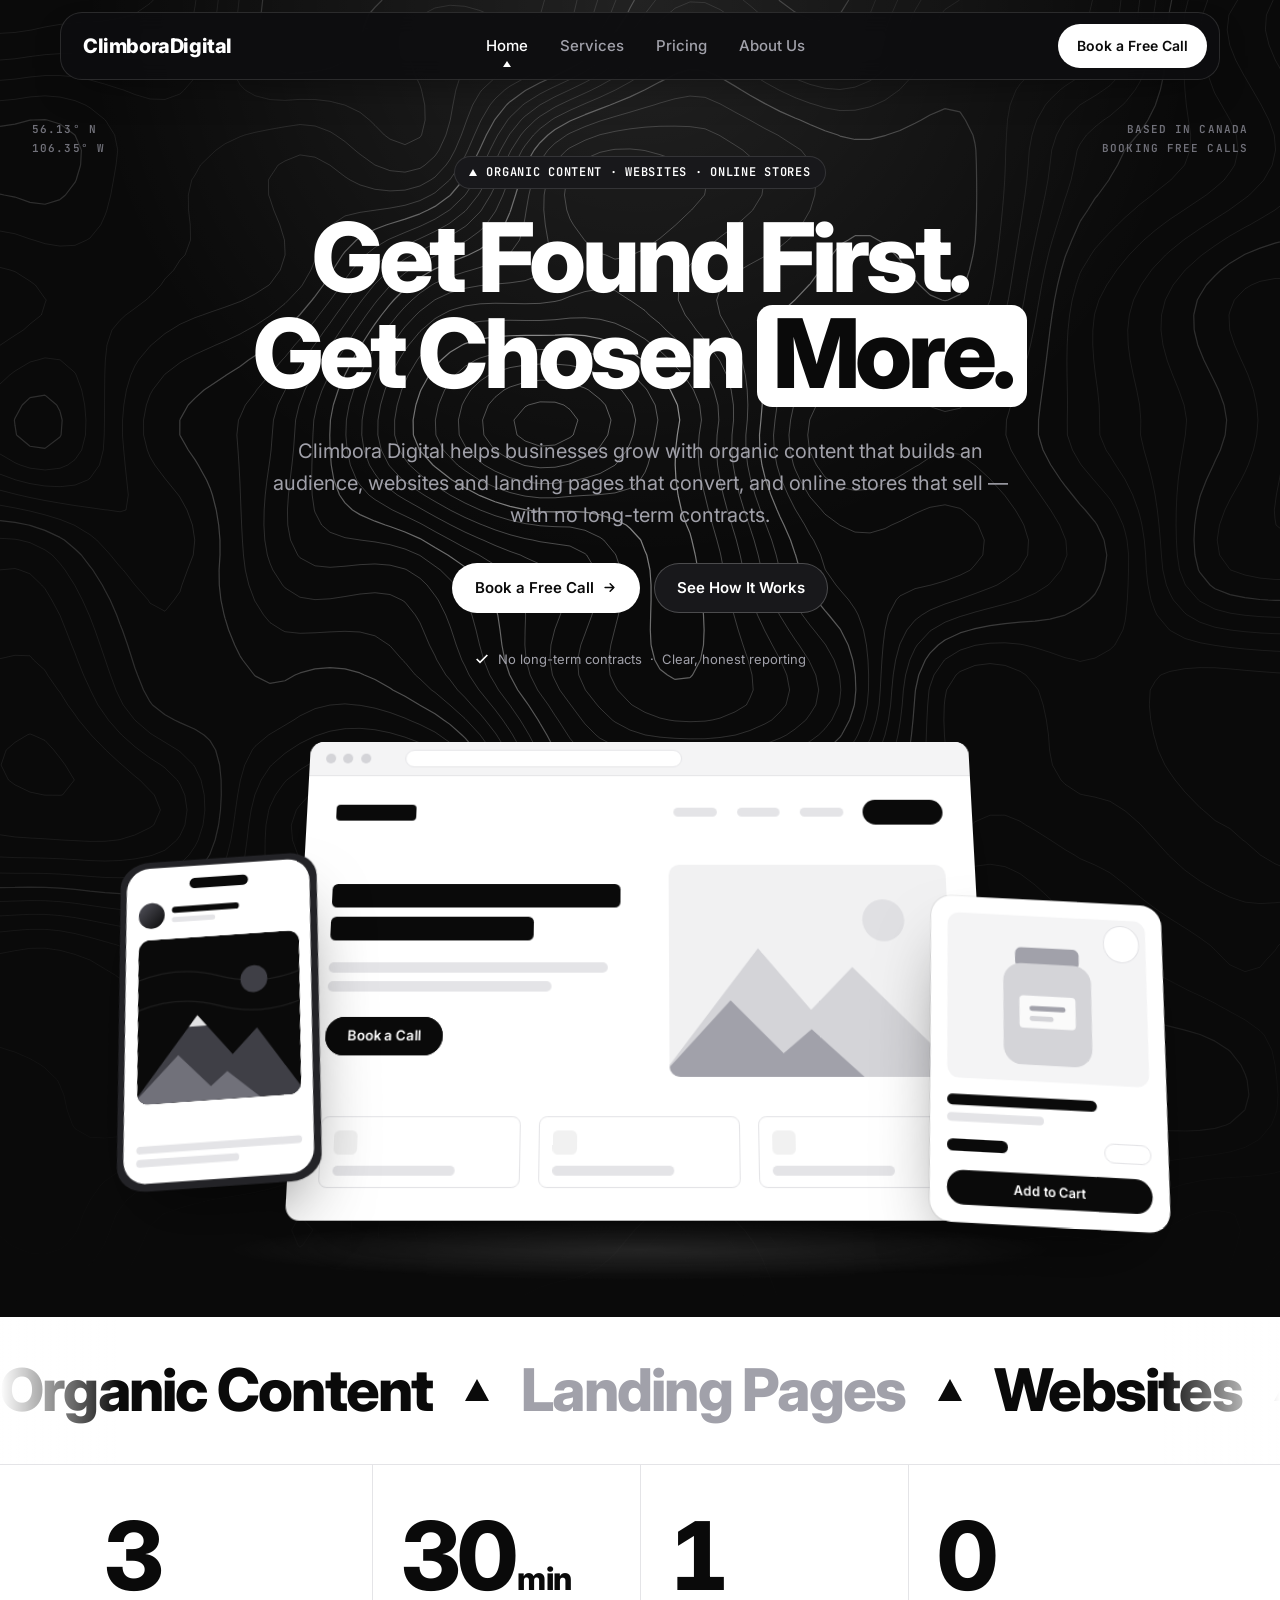
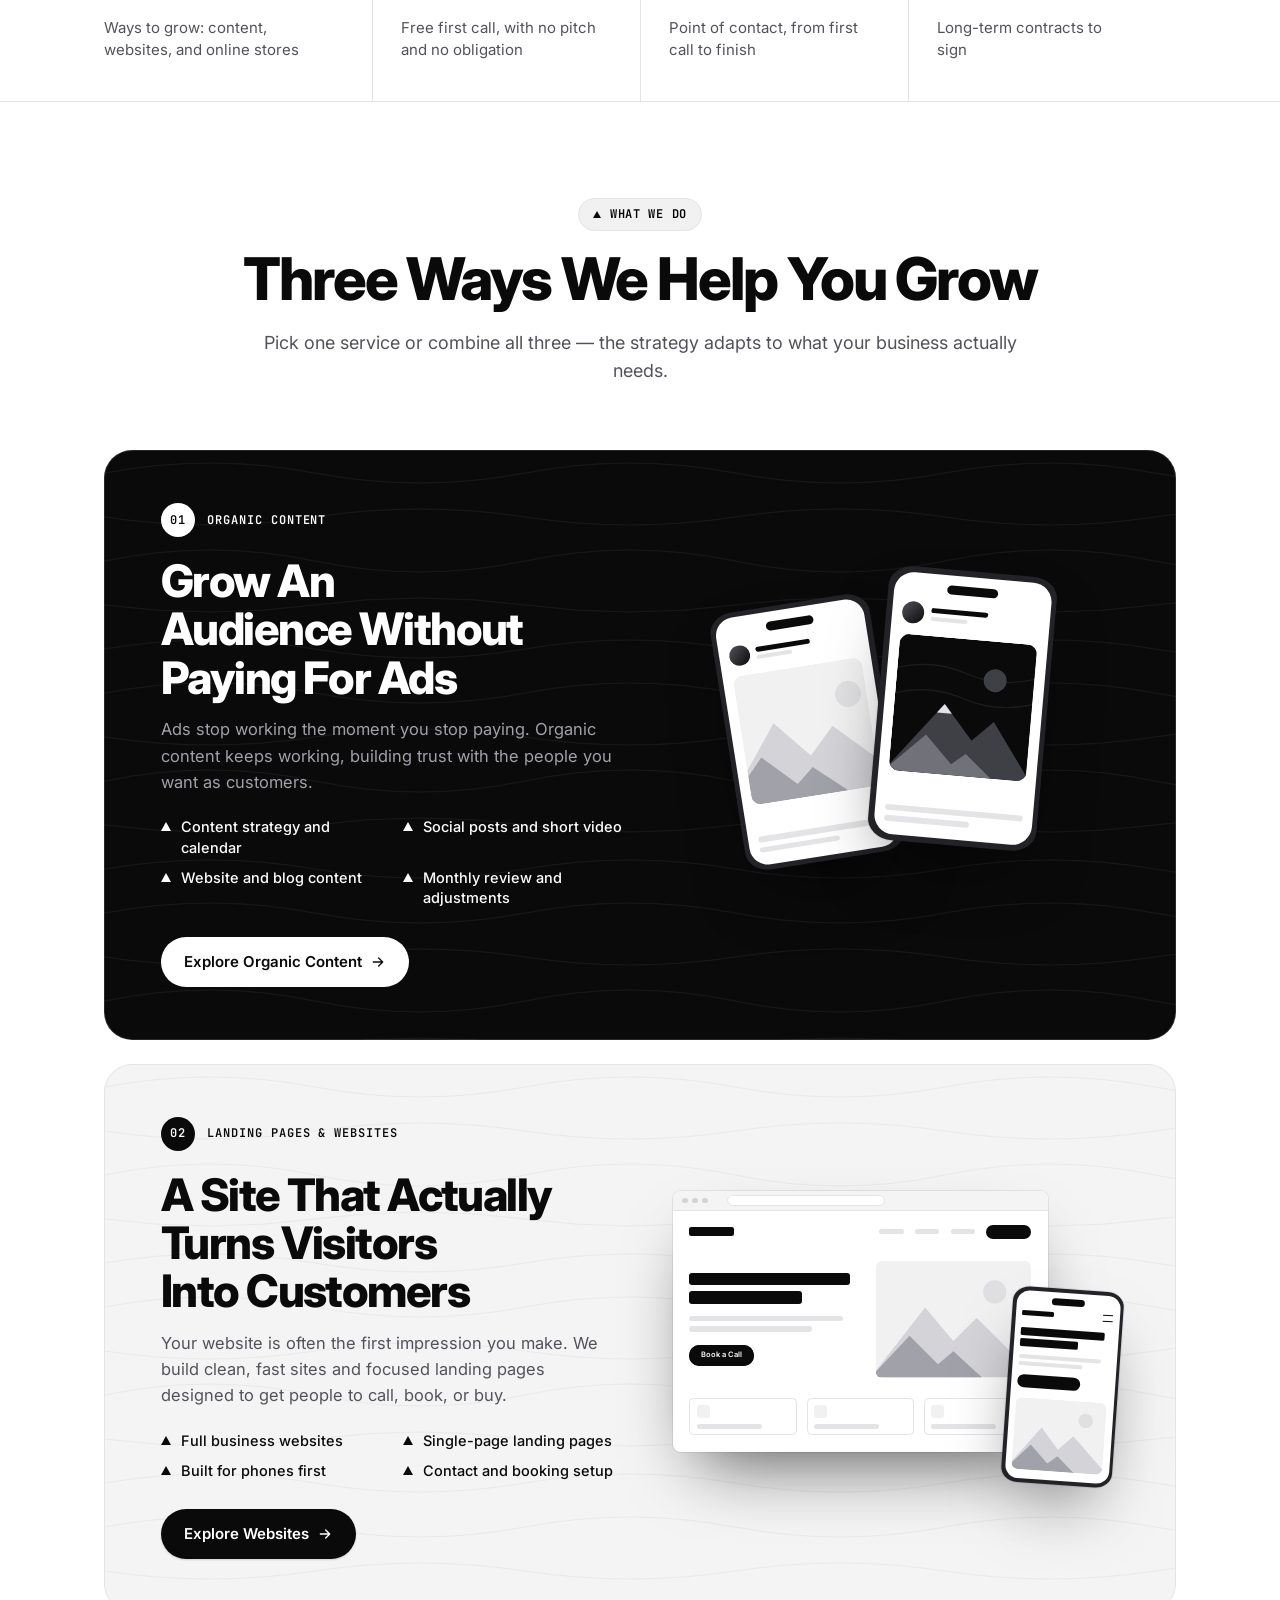
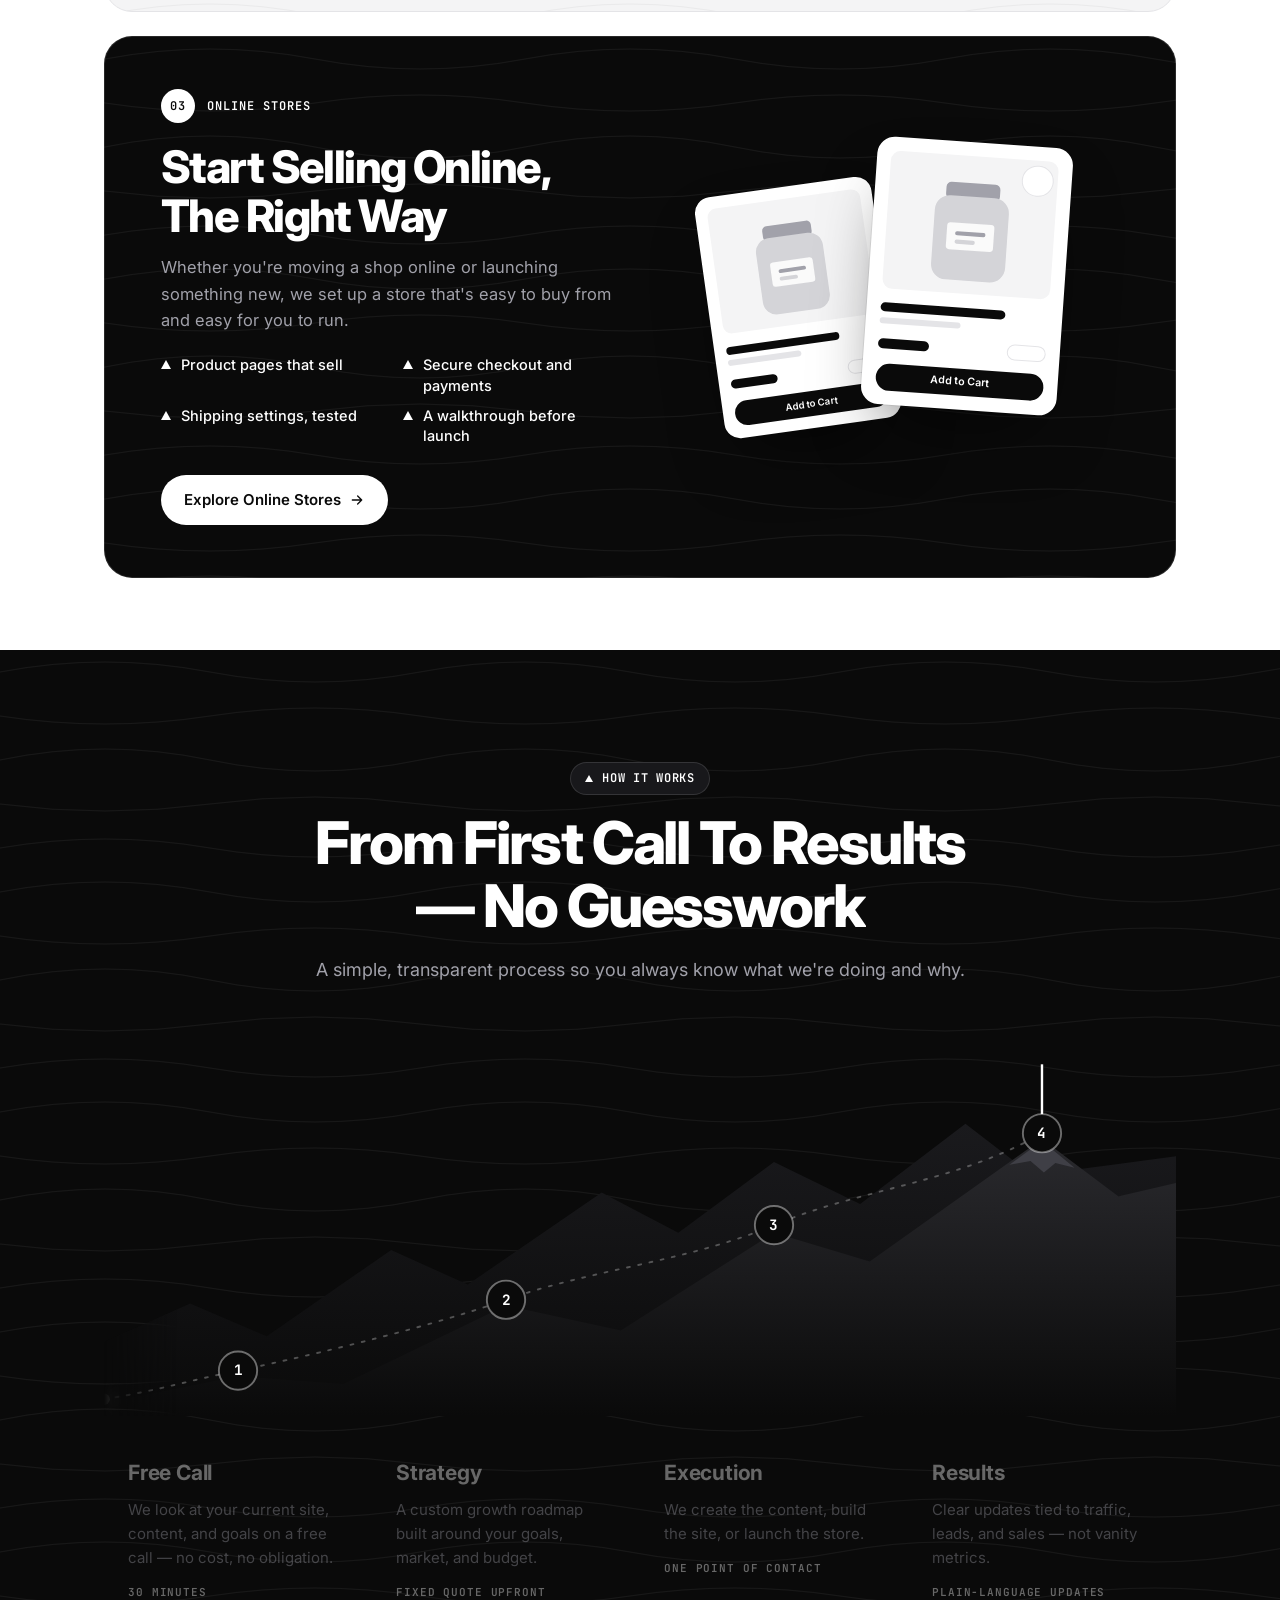
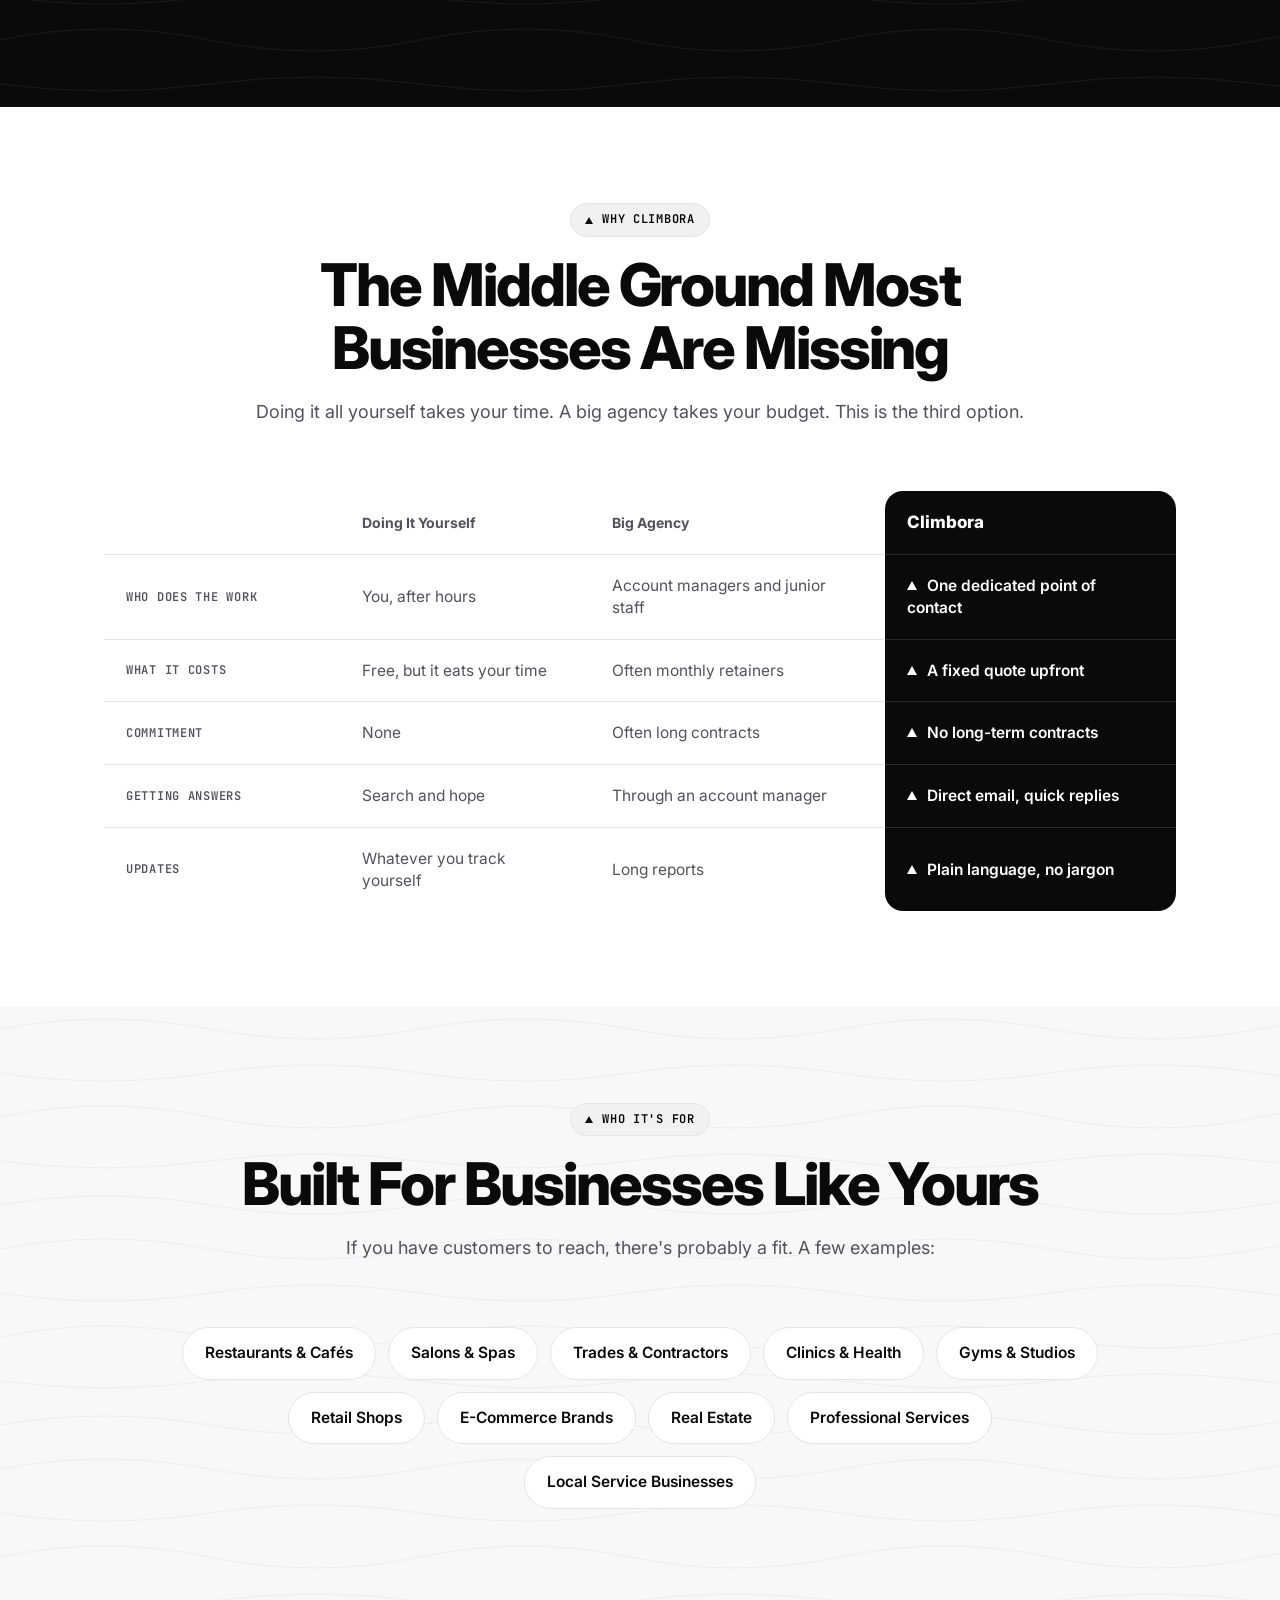
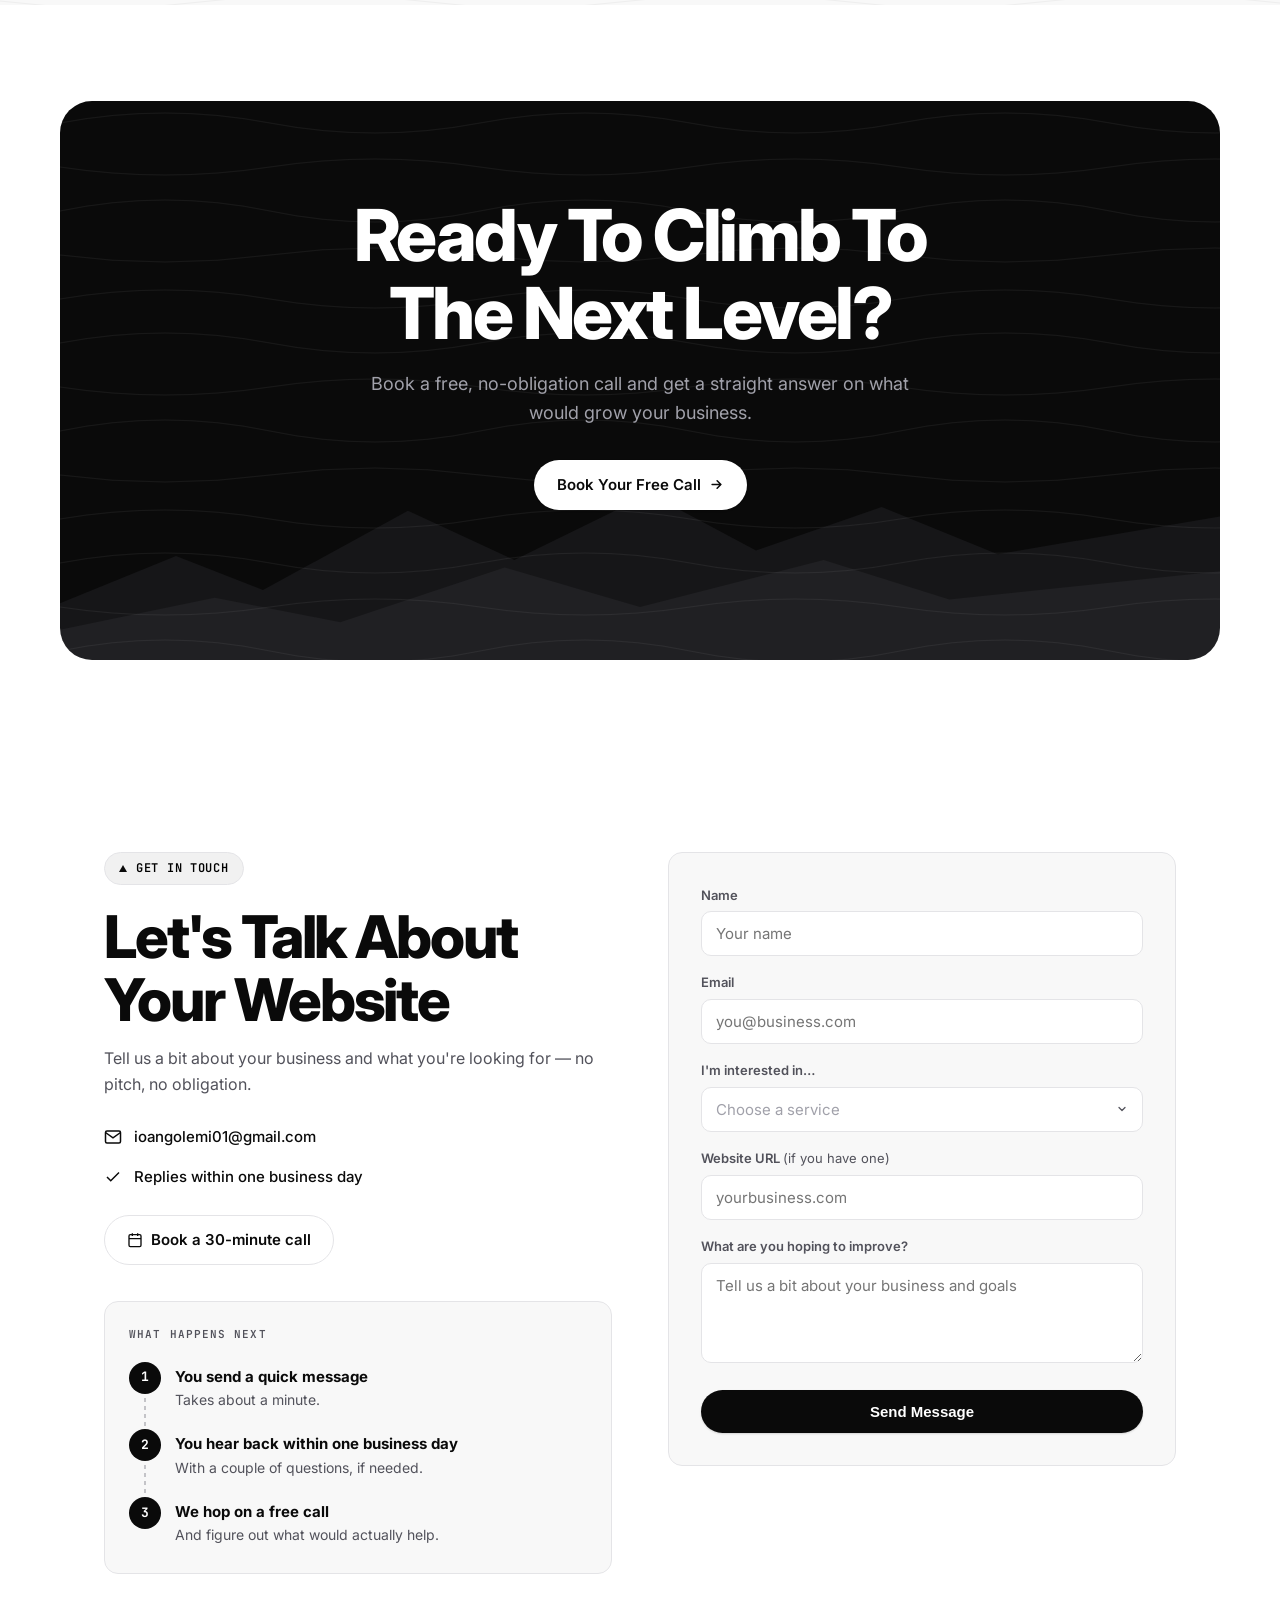
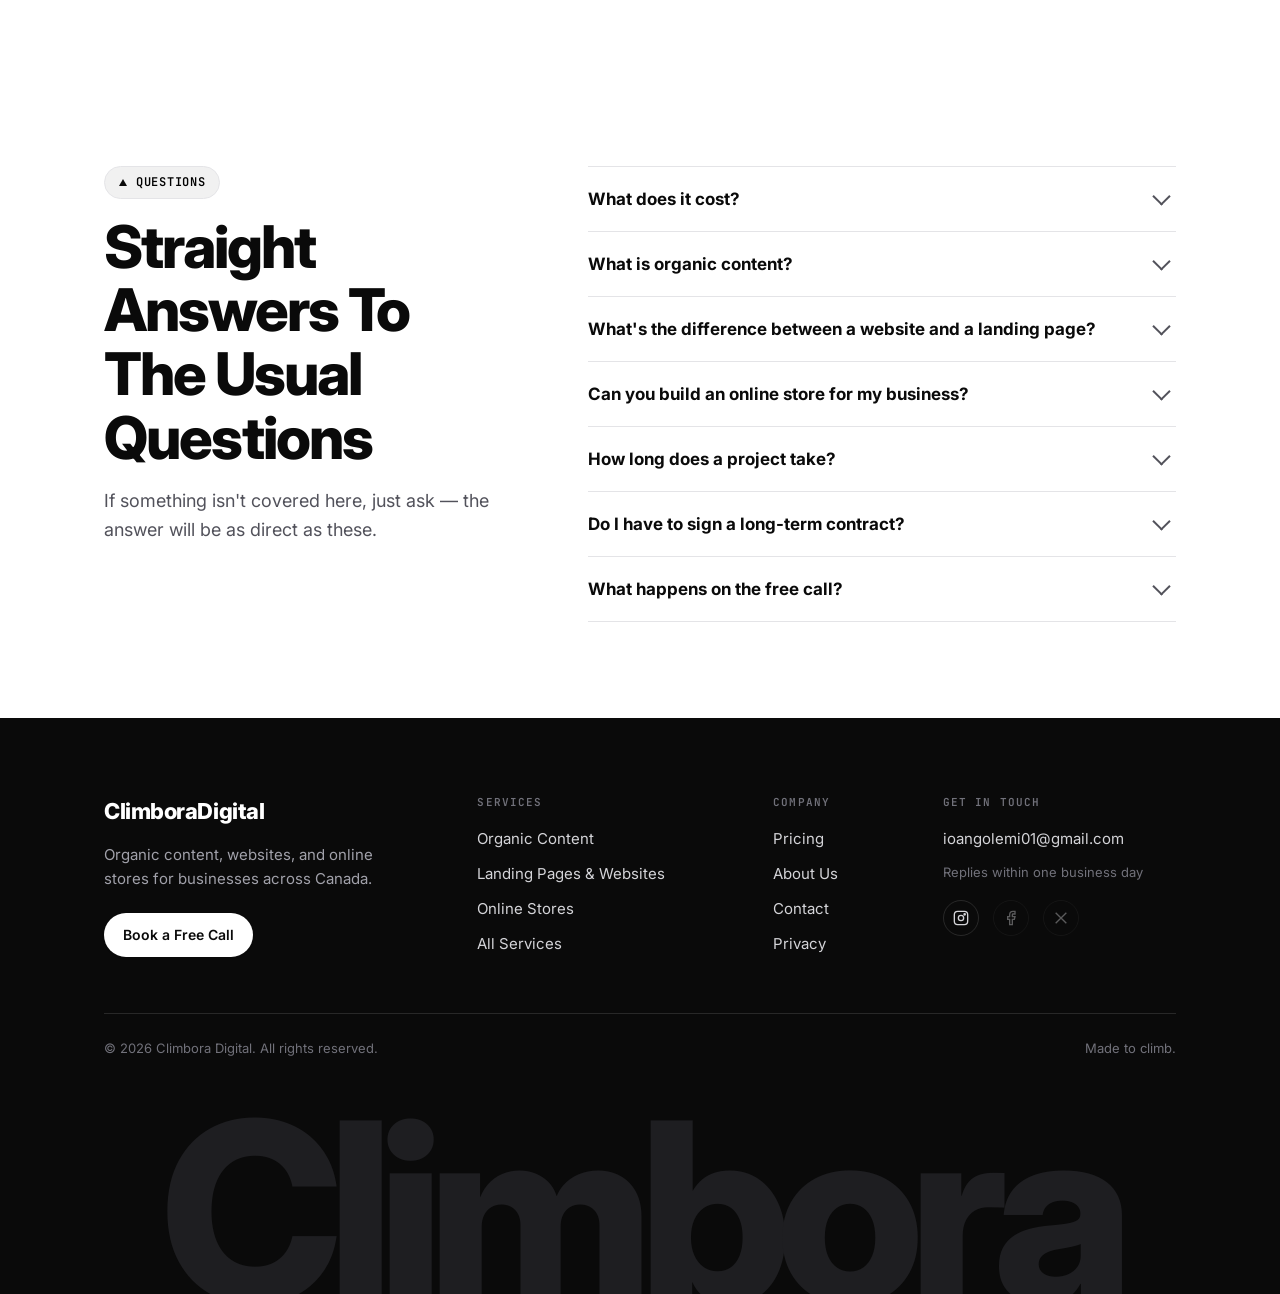
<file: index.html>
<!DOCTYPE html>
<html lang="en">
<head>
<script>document.documentElement.classList.add('js-ready');</script>
<meta charset="UTF-8">
<meta name="viewport" content="width=device-width, initial-scale=1.0">
<title>Climbora Digital — Organic Content, Websites &amp; Online Stores</title>
<meta name="description" content="Climbora Digital helps businesses grow with organic content, high-converting websites and landing pages, and online stores. Free consultation, no long-term contracts.">
<link rel="canonical" href="https://climboradigital.com/">
<meta name="theme-color" content="#0A0A0A">

<!-- Favicon -->
<!-- Relative, not "/favicon.svg" — absolute paths 404 on GitHub Pages' project
     URL (username.github.io/climbora-site/). Relative works on both that and
     the custom domain, so don't "tidy" these back to leading slashes. -->
<link rel="icon" type="image/svg+xml" href="favicon.svg">
<link rel="apple-touch-icon" href="favicon.svg">

<!-- Open Graph (LinkedIn, Facebook, WhatsApp, Slack…) -->
<meta property="og:type" content="website">
<meta property="og:url" content="https://climboradigital.com/">
<meta property="og:site_name" content="Climbora Digital">
<meta property="og:title" content="Climbora Digital — Organic Content, Websites &amp; Online Stores">
<meta property="og:description" content="Organic content, websites, and online stores built for real results. Free consultation, no long-term contracts.">
<meta property="og:image" content="https://climboradigital.com/og-image.png">
<meta property="og:image:width" content="1200">
<meta property="og:image:height" content="630">
<meta property="og:image:alt" content="Climbora Digital — Get Found First. Get Chosen More. Organic content, websites, and online stores.">
<meta property="og:locale" content="en_US">

<!-- Twitter / X -->
<meta name="twitter:card" content="summary_large_image">
<meta name="twitter:title" content="Climbora Digital — Organic Content, Websites &amp; Online Stores">
<meta name="twitter:description" content="Organic content, websites, and online stores built for real results. Free consultation, no long-term contracts.">
<meta name="twitter:image" content="https://climboradigital.com/og-image.png">

<link rel="preconnect" href="https://fonts.googleapis.com">
<link rel="preconnect" href="https://fonts.gstatic.com" crossorigin>
<link href="https://fonts.googleapis.com/css2?family=Inter:wght@400;500;600;700;800&family=JetBrains+Mono:wght@400;500;600;700&display=swap" rel="stylesheet">

<!--
  Structured data — helps Google understand what this business is.
  ⚠️ TODO: add Facebook/X to "sameAs" once those handles are claimed too.
-->
<script type="application/ld+json">
{
  "@context": "https://schema.org",
  "@type": "ProfessionalService",
  "@id": "https://climboradigital.com/#business",
  "name": "Climbora Digital",
  "description": "Digital agency helping businesses grow with organic content, websites and landing pages, and online stores.",
  "url": "https://climboradigital.com/",
  "logo": "https://climboradigital.com/favicon.svg",
  "image": "https://climboradigital.com/og-image.png",
  "email": "ioangolemi01@gmail.com",
  "priceRange": "$",
  "areaServed": {
    "@type": "Country",
    "name": "Canada"
  },
  "serviceType": [
    "Organic Content Creation",
    "Social Media Content",
    "Website Design",
    "Landing Page Design",
    "E-commerce Store Development"
  ],
  "sameAs": ["https://www.instagram.com/climboradigital/"]
}
</script>

<!-- FAQ structured data — can earn expanded results in Google -->
<script type="application/ld+json">
{
  "@context": "https://schema.org",
  "@type": "FAQPage",
  "mainEntity": [
    {
      "@type": "Question",
      "name": "What does it cost?",
      "acceptedAnswer": {
        "@type": "Answer",
        "text": "The first call is free. Organic content starts at $499/month, websites at $899, and online stores at $1,199, all in CAD. Your final price depends on your project, and you get a fixed quote before anything starts."
      }
    },
    {
      "@type": "Question",
      "name": "What is organic content?",
      "acceptedAnswer": {
        "@type": "Answer",
        "text": "Content that grows your audience without paying for ads: social media posts, short-form video, and website content planned around what your customers actually care about. It compounds over time instead of stopping the moment ad spend does."
      }
    },
    {
      "@type": "Question",
      "name": "What's the difference between a website and a landing page?",
      "acceptedAnswer": {
        "@type": "Answer",
        "text": "A website is your full online home, with multiple pages covering who you are and everything you offer. A landing page is a single focused page built to get visitors to take one action, like booking a call or buying one product. Many businesses need both."
      }
    },
    {
      "@type": "Question",
      "name": "Can you build an online store for my business?",
      "acceptedAnswer": {
        "@type": "Answer",
        "text": "Yes. We set up stores that are easy for customers to buy from and easy for you to manage yourself, including products, payments, and shipping settings, so you are not stuck calling us every time you add an item."
      }
    },
    {
      "@type": "Question",
      "name": "How long does a project take?",
      "acceptedAnswer": {
        "@type": "Answer",
        "text": "A landing page is usually a matter of days to a couple of weeks. A full website or online store typically takes a few weeks depending on size. Organic content is ongoing, month to month. You will get a timeline before anything starts."
      }
    },
    {
      "@type": "Question",
      "name": "Do I have to sign a long-term contract?",
      "acceptedAnswer": {
        "@type": "Answer",
        "text": "No. Ongoing work like organic content is month-to-month by default, and website and store builds are one-off projects. You are never locked in."
      }
    },
    {
      "@type": "Question",
      "name": "What happens on the free call?",
      "acceptedAnswer": {
        "@type": "Answer",
        "text": "We talk through your business, what you have today, and what you want more of, then recommend which of the three services would actually move the needle. You get a straight answer either way, even if that answer is that you do not need us yet."
      }
    }
  ]
}
</script>
<style>
  :root {
    --ink: #0A0A0A;
    --ink-soft: #52525B;
    --line: #E4E4E7;
    --bg: #FFFFFF;
    --bg-alt: #F8F8F8;
    --accent: #0A0A0A;
    --accent-dark: #000000;
    --accent-soft: #F1F1F1;
    --radius: 14px;
    --max: 1120px;
    --font-mono: 'JetBrains Mono', ui-monospace, 'SFMono-Regular', Menlo, monospace;
    /* Seamless topographic tile (420x220).
       Each path starts and ends at the SAME y with the SAME tangent, so tiles
       butt together with no visible jump. Lines are spaced a uniform 44px,
       including across the tile boundary (198 -> 220+22), so the vertical
       rhythm stays even too. Don't shift a single y value without redoing both. */
    --contour: url("data:image/svg+xml,%3Csvg xmlns='http://www.w3.org/2000/svg' width='420' height='220'%3E%3Cg fill='none' stroke='%230A0A0A' stroke-opacity='0.05' stroke-width='1'%3E%3Cpath d='M0 22 Q 105 2 210 22 T 420 22'/%3E%3Cpath d='M0 66 Q 105 82 210 66 T 420 66'/%3E%3Cpath d='M0 110 Q 105 88 210 110 T 420 110'/%3E%3Cpath d='M0 154 Q 105 168 210 154 T 420 154'/%3E%3Cpath d='M0 198 Q 105 180 210 198 T 420 198'/%3E%3C/g%3E%3C/svg%3E");
    --contour-light: url("data:image/svg+xml,%3Csvg xmlns='http://www.w3.org/2000/svg' width='420' height='220'%3E%3Cg fill='none' stroke='%230A0A0A' stroke-opacity='0.04' stroke-width='1'%3E%3Cpath d='M0 22 Q 105 2 210 22 T 420 22'/%3E%3Cpath d='M0 66 Q 105 82 210 66 T 420 66'/%3E%3Cpath d='M0 110 Q 105 88 210 110 T 420 110'/%3E%3Cpath d='M0 154 Q 105 168 210 154 T 420 154'/%3E%3Cpath d='M0 198 Q 105 180 210 198 T 420 198'/%3E%3C/g%3E%3C/svg%3E");
    --contour-dark: url("data:image/svg+xml,%3Csvg xmlns='http://www.w3.org/2000/svg' width='420' height='220'%3E%3Cg fill='none' stroke='%23FFFFFF' stroke-opacity='0.06' stroke-width='1'%3E%3Cpath d='M0 22 Q 105 2 210 22 T 420 22'/%3E%3Cpath d='M0 66 Q 105 82 210 66 T 420 66'/%3E%3Cpath d='M0 110 Q 105 88 210 110 T 420 110'/%3E%3Cpath d='M0 154 Q 105 168 210 154 T 420 154'/%3E%3Cpath d='M0 198 Q 105 180 210 198 T 420 198'/%3E%3C/g%3E%3C/svg%3E");
  }

  * { box-sizing: border-box; margin: 0; padding: 0; }

  html { scroll-behavior: smooth; }

  body {
    font-family: 'Inter', -apple-system, BlinkMacSystemFont, 'Segoe UI', sans-serif;
    color: var(--ink);
    background: var(--bg);
    line-height: 1.6;
    -webkit-font-smoothing: antialiased;
  }

  a { color: inherit; text-decoration: none; }
  img { max-width: 100%; display: block; }

  /* Keyboard focus — visible for keyboard users, invisible for mouse users */
  :focus-visible {
    outline: 2px solid var(--ink);
    outline-offset: 3px;
    border-radius: 4px;
  }
  .cta-band a:focus-visible { outline-color: #fff; }

  .wrap {
    max-width: var(--max);
    margin: 0 auto;
    padding: 0 24px;
  }

  /* ---------- Nav ---------- */
  header {
    position: sticky;
    top: 0;
    z-index: 50;
    background: rgba(255,255,255,0.85);
    backdrop-filter: saturate(180%) blur(10px);
    border-bottom: 1px solid var(--line);
  }

  nav {
    max-width: var(--max);
    margin: 0 auto;
    padding: 18px 24px;
    display: flex;
    align-items: center;
    justify-content: space-between;
  }

  .logo {
    font-weight: 800;
    font-size: 20px;
    letter-spacing: -0.02em;
  }
  .logo span { color: var(--accent); }

  .nav-links {
    display: flex;
    gap: 32px;
    font-size: 15px;
    font-weight: 500;
    color: var(--ink-soft);
  }
  .nav-links a:hover { color: var(--ink); }
  .nav-links a.active { color: var(--ink); }

  .nav-cta {
    display: flex;
    align-items: center;
    gap: 20px;
  }

  .btn {
    display: inline-flex;
    align-items: center;
    justify-content: center;
    gap: 8px;
    padding: 12px 22px;
    border-radius: 999px;
    font-weight: 600;
    font-size: 15px;
    cursor: pointer;
    border: 1px solid transparent;
    transition: transform 0.35s cubic-bezier(0.16, 1, 0.3, 1),
                box-shadow 0.35s cubic-bezier(0.16, 1, 0.3, 1),
                background-color 0.25s ease,
                border-color 0.25s ease;
    white-space: nowrap;
  }
  .btn:active {
    transform: translateY(0) scale(0.97) !important;
    transition-duration: 0.1s;
  }
  .btn-primary {
    background: var(--accent);
    color: #fff;
    box-shadow: 0 1px 2px rgba(0,0,0,0.15);
  }
  .btn-primary:hover {
    background: #2A2A2A;
    transform: translateY(-2px) scale(1.015);
    box-shadow: 0 10px 24px rgba(0,0,0,0.18);
  }
  .btn-ghost {
    /* Solid, not transparent — this button sits over the hero's contour pattern,
       and a transparent fill lets the wavy lines run straight through it. */
    background: var(--bg);
    color: var(--ink);
    border-color: var(--line);
  }
  .btn-ghost:hover {
    border-color: var(--ink);
    background: var(--accent-soft);
    transform: translateY(-2px);
  }
  .btn-sm { padding: 10px 18px; font-size: 14px; }

  .menu-toggle {
    display: none;
    width: 40px;
    height: 40px;
    align-items: center;
    justify-content: center;
    border-radius: 10px;
    border: 1px solid var(--line);
    background: #fff;
  }

  .mobile-menu {
    display: none;
    flex-direction: column;
    gap: 4px;
    padding: 12px 24px 20px;
    border-top: 1px solid var(--line);
    background: #fff;
  }
  .mobile-menu.open { display: flex; }
  .mobile-menu a {
    padding: 12px 4px;
    font-size: 15px;
    font-weight: 500;
    color: var(--ink-soft);
    border-bottom: 1px solid var(--line);
  }
  .mobile-menu a:last-of-type { border-bottom: none; }
  .mobile-menu .btn { margin-top: 8px; }

  /* ---------- Hero ---------- */
  .hero {
    padding: 96px 0 80px;
    background:
      radial-gradient(700px circle at 50% -10%, var(--accent-soft), transparent 60%),
      var(--contour);
    background-repeat: no-repeat, repeat;
  }
  .hero-inner {
    max-width: 780px;
    text-align: center;
  }
  .hero-inner .hero-actions,
  .hero-inner .hero-note { justify-content: center; }
  .hero-inner p.lead { margin-left: auto; margin-right: auto; }

  .eyebrow {
    display: inline-flex;
    align-items: center;
    gap: 9px;
    background: var(--accent-soft);
    color: var(--accent-dark);
    font-family: var(--font-mono);
    font-size: 12px;
    font-weight: 600;
    text-transform: uppercase;
    letter-spacing: 0.06em;
    padding: 6px 14px;
    border-radius: 999px;
    border: 1px solid var(--line);
    margin-bottom: 20px;
  }
  .eyebrow::before {
    content: "";
    width: 0;
    height: 0;
    border-left: 4px solid transparent;
    border-right: 4px solid transparent;
    border-bottom: 7px solid var(--accent);
  }

  h1 {
    font-size: clamp(34px, 5vw, 54px);
    line-height: 1.08;
    letter-spacing: -0.03em;
    font-weight: 800;
    margin-bottom: 22px;
  }
  h1 .accent {
    background: var(--ink);
    color: #fff;
    padding: 2px 14px 6px;
    border-radius: 10px;
    display: inline-block;
  }

  .hero p.lead {
    font-size: 18px;
    color: var(--ink-soft);
    max-width: 46ch;
    margin-bottom: 32px;
  }

  .hero-actions {
    display: flex;
    gap: 14px;
    flex-wrap: wrap;
    margin-bottom: 36px;
  }

  .hero-note {
    font-size: 13px;
    color: var(--ink-soft);
    display: flex;
    align-items: center;
    gap: 8px;
  }
  .hero-note svg { flex-shrink: 0; color: var(--accent); }

  /* ---------- Section shared ---------- */
  section { padding: 96px 0; }
  .section-head {
    max-width: 620px;
    margin: 0 auto 56px;
    text-align: center;
  }
  .section-head .eyebrow { margin-bottom: 16px; }
  h2 {
    font-size: clamp(28px, 3.4vw, 38px);
    letter-spacing: -0.02em;
    font-weight: 800;
    margin-bottom: 14px;
  }
  .section-head p {
    color: var(--ink-soft);
    font-size: 17px;
  }

  /* ---------- Scroll reveal ---------- */
  .reveal { transition: opacity 0.65s ease, transform 0.65s ease; }
  .js-ready .reveal { opacity: 0; transform: translateY(22px); }
  .js-ready .reveal.in-view { opacity: 1; transform: translateY(0); }
  .services-grid .reveal:nth-child(2) { transition-delay: 0.08s; }
  .services-grid .reveal:nth-child(3) { transition-delay: 0.16s; }
  .services-grid .reveal:nth-child(4) { transition-delay: 0.24s; }
  .process-grid .reveal:nth-child(2) { transition-delay: 0.08s; }
  .process-grid .reveal:nth-child(3) { transition-delay: 0.16s; }
  .process-grid .reveal:nth-child(4) { transition-delay: 0.24s; }
  .why-grid .reveal:nth-child(2) { transition-delay: 0.08s; }
  .why-grid .reveal:nth-child(3) { transition-delay: 0.16s; }

  /* ---------- Services ---------- */
  .services-grid {
    display: grid;
    grid-template-columns: repeat(4, 1fr);
    gap: 20px;
  }
  .service-card {
    border: 1px solid var(--line);
    border-radius: var(--radius);
    padding: 28px 24px;
    background: var(--bg);
    transition: box-shadow 0.15s ease, transform 0.15s ease, opacity 0.65s ease;
  }
  .service-card:hover {
    box-shadow: 0 12px 32px rgba(15,23,42,0.08);
    transform: translateY(-3px);
  }
  .js-ready .service-card.reveal:hover { transform: translateY(-3px); }
  .service-icon {
    width: 44px;
    height: 44px;
    background: var(--accent-soft);
    color: var(--accent-dark);
    display: flex;
    align-items: center;
    justify-content: center;
    margin-bottom: 18px;
    clip-path: polygon(22% 0%, 100% 0%, 100% 100%, 0% 100%, 0% 22%);
  }
  .service-card h3 {
    font-size: 17px;
    font-weight: 700;
    margin-bottom: 8px;
  }
  .service-card p {
    font-size: 14.5px;
    color: var(--ink-soft);
  }

  /* ---------- Process ---------- */
  .process-alt {
    background: var(--bg-alt) var(--contour-light);
  }
  .process-grid {
    display: grid;
    grid-template-columns: repeat(4, 1fr);
    gap: 0;
    position: relative;
  }
  .process-step {
    padding: 0 20px;
    position: relative;
  }
  .process-step:not(:last-child)::after {
    content: "";
    position: absolute;
    top: 20px;
    right: -14px;
    width: 26px;
    height: 2px;
    background-image: repeating-linear-gradient(90deg, var(--ink-soft) 0 5px, transparent 5px 9px);
    transform: rotate(-22deg);
    transform-origin: left center;
  }
  @media (min-width: 901px) {
    .process-step:nth-child(2) { transform: translateY(-12px); }
    .process-step:nth-child(3) { transform: translateY(-24px); }
    .process-step:nth-child(4) { transform: translateY(-36px); }
  }
  .process-num {
    width: 44px;
    height: 44px;
    border-radius: 50%;
    background: var(--ink);
    color: #fff;
    display: flex;
    align-items: center;
    justify-content: center;
    font-family: var(--font-mono);
    font-weight: 700;
    font-size: 16px;
    margin-bottom: 20px;
  }
  .process-step h3 {
    font-size: 16.5px;
    font-weight: 700;
    margin-bottom: 8px;
  }
  .process-step p {
    font-size: 14.5px;
    color: var(--ink-soft);
  }

  /* ---------- Why us ---------- */
  .why-grid {
    display: grid;
    grid-template-columns: repeat(3, 1fr);
    gap: 28px;
  }
  .why-card { padding: 4px; }
  .why-card h3 {
    font-size: 18px;
    font-weight: 700;
    margin-bottom: 10px;
    display: flex;
    align-items: center;
    gap: 10px;
  }
  .why-icon {
    width: 30px;
    height: 30px;
    background: var(--accent-soft);
    color: var(--accent-dark);
    display: inline-flex;
    align-items: center;
    justify-content: center;
    flex-shrink: 0;
    clip-path: polygon(24% 0%, 100% 0%, 100% 100%, 0% 100%, 0% 24%);
  }
  .why-card p { color: var(--ink-soft); font-size: 15px; }

  /* ---------- Page hero (Services, About) — simpler than Home's 2-col hero ---------- */
  .page-hero {
    padding: 96px 0 72px;
    text-align: center;
    background:
      radial-gradient(700px circle at 50% -10%, var(--accent-soft), transparent 60%),
      var(--contour);
    background-repeat: no-repeat, repeat;
  }
  .page-hero .wrap { max-width: 700px; }
  .page-hero h1 { margin-bottom: 16px; }
  .page-hero p { color: var(--ink-soft); font-size: 18px; }

  /* ---------- Service pillar blocks (Services page) ---------- */
  .service-block { padding: 88px 0; }
  .service-block-alt { background: var(--bg-alt) var(--contour-light); }
  .service-block-head { max-width: 640px; margin: 0 auto 48px; text-align: center; }
  .service-block-head h2 { margin-bottom: 12px; }
  .service-block-head p { color: var(--ink-soft); font-size: 17px; }
  .services-grid.cols-3 { grid-template-columns: repeat(3, 1fr); }

  .check-list { max-width: 640px; margin: 0 auto; display: grid; gap: 16px; }
  .check-list li {
    display: flex;
    align-items: flex-start;
    gap: 12px;
    list-style: none;
    color: var(--ink-soft);
    font-size: 16px;
  }
  .check-list svg { flex-shrink: 0; margin-top: 3px; color: var(--accent); }

  /* ---------- Intro ---------- */
  .intro-alt { background: var(--bg-alt) var(--contour-light); }
  .intro-grid {
    display: grid;
    grid-template-columns: 260px 1fr;
    gap: 48px;
    align-items: center;
    max-width: 900px;
    margin: 0 auto;
  }
  .intro-photo {
    width: 260px;
    height: 260px;
    background: var(--bg);
    border: 1px solid var(--line);
    display: flex;
    align-items: center;
    justify-content: center;
    flex-direction: column;
    gap: 6px;
    clip-path: polygon(14% 0%, 100% 0%, 100% 100%, 0% 100%, 0% 14%);
  }
  .intro-photo .initials {
    font-family: var(--font-mono);
    font-size: 56px;
    font-weight: 700;
    color: var(--ink);
    letter-spacing: -0.02em;
  }
  .intro-photo .photo-note {
    font-size: 11px;
    color: var(--ink-soft);
    text-align: center;
    padding: 0 16px;
    line-height: 1.4;
  }
  .intro-body h2 { margin-bottom: 6px; }
  .intro-role {
    font-family: var(--font-mono);
    font-size: 12px;
    font-weight: 600;
    text-transform: uppercase;
    letter-spacing: 0.08em;
    color: var(--ink-soft);
    margin-bottom: 18px;
  }
  .intro-body p {
    color: var(--ink-soft);
    font-size: 16px;
    margin-bottom: 14px;
  }
  .intro-body p:last-of-type { margin-bottom: 24px; }
  .intro-sign {
    display: inline-flex;
    align-items: center;
    gap: 10px;
    font-size: 14px;
    font-weight: 600;
    color: var(--ink);
    border-top: 1px solid var(--line);
    padding-top: 18px;
  }

  /* ---------- FAQ ---------- */
  .faq-list {
    max-width: 760px;
    margin: 0 auto;
    border-top: 1px solid var(--line);
  }
  .faq-item { border-bottom: 1px solid var(--line); }
  .faq-q {
    width: 100%;
    background: none;
    border: none;
    text-align: left;
    font-family: inherit;
    font-size: 17px;
    font-weight: 700;
    color: var(--ink);
    padding: 22px 44px 22px 0;
    cursor: pointer;
    position: relative;
    display: block;
  }
  .faq-q::after {
    content: "";
    position: absolute;
    right: 8px;
    top: 50%;
    width: 11px;
    height: 11px;
    border-right: 2px solid var(--ink-soft);
    border-bottom: 2px solid var(--ink-soft);
    transform: translateY(-70%) rotate(45deg);
    transition: transform 0.3s cubic-bezier(0.16, 1, 0.3, 1);
  }
  .faq-item.open .faq-q::after { transform: translateY(-20%) rotate(-135deg); }
  .faq-a {
    overflow: hidden;
    max-height: 0;
    transition: max-height 0.35s cubic-bezier(0.16, 1, 0.3, 1);
  }
  .faq-item.open .faq-a { max-height: 400px; }
  .faq-a p {
    color: var(--ink-soft);
    font-size: 15.5px;
    padding: 0 44px 24px 0;
  }
  /* No-JS fallback: all answers visible if the script never runs */
  html:not(.js-ready) .faq-a { max-height: none; }

  /* ---------- CTA band ---------- */
  .cta-band {
    position: relative;
    overflow: hidden;
    background: var(--ink);
    color: #fff;
    border-radius: 24px;
    padding: 64px 48px;
    text-align: center;
    margin: 0 24px;
  }
  .cta-band::before {
    content: "";
    position: absolute;
    inset: 0;
    background-image: var(--contour-dark);
    pointer-events: none;
  }
  .cta-band > * { position: relative; z-index: 1; }
  .cta-band h2 { color: #fff; }
  .cta-band p { color: #A1A1AA; max-width: 480px; margin: 0 auto 32px; font-size: 17px; }
  .cta-band .btn-primary { background: #fff; color: var(--ink); }
  .cta-band .btn-primary:hover { background: #E4E4E7; }

  /* ---------- Contact ---------- */
  .contact-grid {
    display: grid;
    grid-template-columns: 1fr 1fr;
    gap: 56px;
    align-items: start;
  }
  .contact-info h2 { margin-bottom: 14px; }
  .contact-info p { color: var(--ink-soft); font-size: 16px; margin-bottom: 28px; }
  .contact-item {
    display: flex;
    align-items: center;
    gap: 12px;
    font-size: 15px;
    font-weight: 500;
    margin-bottom: 16px;
  }
  .contact-item svg { color: var(--accent); flex-shrink: 0; }
  a.contact-item { transition: color 0.2s ease; }
  a.contact-item:hover { color: var(--ink-soft); }
  /* Booking CTA is revealed by JS only once BOOKING_URL is configured */
  .booking-cta { display: none; margin-top: 10px; }
  .booking-cta.is-active { display: inline-flex; }

  form {
    background: var(--bg-alt);
    border: 1px solid var(--line);
    border-radius: var(--radius);
    padding: 32px;
    display: grid;
    gap: 16px;
  }
  .field label {
    display: block;
    font-size: 13px;
    font-weight: 600;
    margin-bottom: 6px;
    color: var(--ink-soft);
  }
  .field input, .field textarea, .field select {
    width: 100%;
    padding: 12px 14px;
    border-radius: 10px;
    border: 1px solid var(--line);
    font-family: inherit;
    font-size: 15px;
    background: #fff;
  }
  .field input:focus, .field textarea:focus, .field select:focus {
    outline: 2px solid var(--accent);
    outline-offset: 1px;
  }
  .field textarea { resize: vertical; min-height: 100px; }
  .field select {
    appearance: none;
    -webkit-appearance: none;
    color: var(--ink);
    cursor: pointer;
    padding-right: 40px;
    background: #fff url("data:image/svg+xml,%3Csvg xmlns='http://www.w3.org/2000/svg' width='12' height='12' viewBox='0 0 24 24' fill='none' stroke='%2352525B' stroke-width='2.5' stroke-linecap='round' stroke-linejoin='round'%3E%3Cpath d='M6 9l6 6 6-6'/%3E%3C/svg%3E") no-repeat right 14px center;
  }
  .field select:invalid { color: #A1A1AA; }
  .field select option { color: var(--ink); }
  form .btn { width: 100%; margin-top: 4px; }
  .form-note { font-size: 12.5px; color: var(--ink-soft); text-align: center; }

  /* ---------- Footer ---------- */
  footer {
    border-top: 1px solid var(--line);
    padding: 48px 0 32px;
  }
  .footer-inner {
    display: flex;
    justify-content: space-between;
    align-items: center;
    flex-wrap: wrap;
    gap: 16px;
  }
  .footer-links {
    display: flex;
    gap: 24px;
    font-size: 14px;
    color: var(--ink-soft);
  }
  .footer-social { display: flex; gap: 14px; }
  .footer-social a {
    width: 36px;
    height: 36px;
    border-radius: 50%;
    border: 1px solid var(--line);
    display: flex;
    align-items: center;
    justify-content: center;
    color: var(--ink-soft);
  }
  .footer-social a:hover { color: var(--accent); border-color: var(--accent); }
  .footer-social a.is-placeholder { cursor: default; opacity: 0.4; }
  .footer-social a.is-placeholder:hover { color: var(--ink-soft); border-color: var(--line); }
  .footer-bottom {
    margin-top: 32px;
    padding-top: 24px;
    border-top: 1px solid var(--line);
    font-size: 13px;
    color: var(--ink-soft);
    display: flex;
    justify-content: space-between;
    flex-wrap: wrap;
    gap: 8px;
  }

  /* ---------- Scroll progress ---------- */
  .scroll-progress {
    display: none;
    position: fixed;
    top: 0;
    left: 0;
    width: 0%;
    height: 3px;
    background: var(--ink);
    z-index: 200;
    transition: width 0.1s linear;
  }
  .js-ready .scroll-progress { display: block; }

  /* ---------- Page transition ----------
     Crossfades between pages instead of the default instant flash. No-JS:
     body has no opacity rule outside .js-ready, so it's always fully visible
     immediately — same progressive-enhancement pattern as .reveal elsewhere. */
  body { transition: opacity 0.2s ease; }
  .js-ready body { opacity: 0; }
  .js-ready body.page-ready { opacity: 1; }
  .js-ready body.page-leaving { opacity: 0; }

  /* ---------- Responsive ---------- */
  @media (max-width: 900px) {
    .services-grid { grid-template-columns: repeat(2, 1fr); }
    .process-grid { grid-template-columns: repeat(2, 1fr); row-gap: 40px; }
    .process-step:nth-child(2)::after { display: none; }
    .why-grid { grid-template-columns: 1fr; }
    .contact-grid { grid-template-columns: 1fr; }
    .intro-grid {
      grid-template-columns: 1fr;
      gap: 32px;
      justify-items: center;
      text-align: center;
    }
    .intro-sign { justify-content: center; }
    .services-grid.cols-3 { grid-template-columns: repeat(2, 1fr); }
  }

  @media (max-width: 680px) {
    .nav-links { display: none; }
    .nav-cta .btn-primary.btn-sm { display: none; }
    .menu-toggle { display: inline-flex; cursor: pointer; }
    .services-grid { grid-template-columns: 1fr; }
    .process-grid { grid-template-columns: 1fr; }
    .process-step::after { display: none; }
    .cta-band { padding: 48px 24px; margin: 0 16px; }
    section { padding: 64px 0; }
    .intro-photo { width: 200px; height: 200px; }
    .intro-photo .initials { font-size: 44px; }
    .services-grid.cols-3 { grid-template-columns: 1fr; }
    .page-hero { padding: 72px 0 56px; }
  }

  /* ---------- Reduced motion ----------
     Respects the OS "reduce motion" setting (vestibular disorders, migraine
     triggers). Everything still displays — it just arrives without movement. */
  @media (prefers-reduced-motion: reduce) {
    html { scroll-behavior: auto; }
    *, *::before, *::after {
      animation-duration: 0.01ms !important;
      animation-iteration-count: 1 !important;
      transition-duration: 0.01ms !important;
    }
    .js-ready .reveal { opacity: 1 !important; transform: none !important; }
    .btn:hover { transform: none !important; }
    .service-card:hover { transform: none !important; }
    .process-step:nth-child(2),
    .process-step:nth-child(3),
    .process-step:nth-child(4) { transform: none !important; }
    .faq-item.open .faq-a { max-height: 400px; }
  }
</style>
<link rel="stylesheet" href="/site.css?v=8">
<script src="/site.js?v=8" defer></script>
</head>
<body>

<div class="scroll-progress" id="scroll-progress"></div>

<header>
  <nav>
    <a href="/" class="logo">Climbora<span>Digital</span></a>
    <div class="nav-links">
      <a href="/" class="active">Home</a>
      <div class="nav-drop">
        <a href="/services">Services</a>
        <div class="nav-panel"><div class="nav-panel-in">
          <a href="/organic-content"><span class="ni"><svg viewBox="0 0 24 24" fill="none" stroke="currentColor" stroke-width="2" stroke-linecap="round" stroke-linejoin="round"><path d="M12 20h9"/><path d="M16.5 3.5a2.12 2.12 0 013 3L7 19l-4 1 1-4L16.5 3.5z"/></svg></span><span><b>Organic Content</b><small>Grow an audience without ads</small></span></a>
          <a href="/websites"><span class="ni"><svg viewBox="0 0 24 24" fill="none" stroke="currentColor" stroke-width="2" stroke-linecap="round" stroke-linejoin="round"><rect x="2" y="3" width="20" height="14" rx="2"/><path d="M8 21h8M12 17v4"/></svg></span><span><b>Landing Pages &amp; Websites</b><small>Turn visitors into customers</small></span></a>
          <a href="/online-stores"><span class="ni"><svg viewBox="0 0 24 24" fill="none" stroke="currentColor" stroke-width="2" stroke-linecap="round" stroke-linejoin="round"><path d="M6 2L3 6v14a2 2 0 002 2h14a2 2 0 002-2V6l-3-4z"/><path d="M3 6h18"/><path d="M16 10a4 4 0 01-8 0"/></svg></span><span><b>Online Stores</b><small>Start selling online</small></span></a>
        </div></div>
      </div>
      <a href="/pricing">Pricing</a>
      <a href="/about">About Us</a>
    </div>
    <div class="nav-cta">
      <a href="#contact" class="btn btn-primary btn-sm" data-cta="book">Book a Free Call</a>
      <button class="menu-toggle" id="menu-toggle" aria-label="Open menu" aria-expanded="false">
        <svg width="20" height="20" viewBox="0 0 24 24" fill="none" stroke="currentColor" stroke-width="2"><path d="M4 6h16M4 12h16M4 18h16"/></svg>
      </button>
    </div>
  </nav>
  <div class="mobile-menu" id="mobile-menu">
    <a href="/">Home</a>
    <a href="/services">Services</a>
    <a href="/pricing">Pricing</a>
    <a href="/about">About Us</a>
    <a href="#contact" class="btn btn-primary btn-sm" data-cta="book">Book a Free Call</a>
  </div>
</header>

<main id="top">

  <!-- ===================== HERO ===================== -->
  <section class="hero">
    <div class="hud hud-l" aria-hidden="true">56.13° N<br>106.35° W</div>
    <div class="hud hud-r" aria-hidden="true">Based In Canada<br>Booking Free Calls</div>
    <div class="wrap hero-inner">
      <div>
        <div class="eyebrow">Organic Content &middot; Websites &middot; Online Stores</div>
        <h1>Get Found First.<br>Get Chosen <span class="accent">More.</span></h1>
        <p class="lead">
          Climbora Digital helps businesses grow with organic content that builds an
          audience, websites and landing pages that convert, and online stores that
          sell — with no long-term contracts.
        </p>
        <div class="hero-actions">
          <a href="#contact" class="btn btn-primary" data-cta="book">Book a Free Call</a>
          <a href="#process" class="btn btn-ghost">See How It Works</a>
        </div>
        <div class="hero-note">
          <svg width="16" height="16" viewBox="0 0 24 24" fill="none" stroke="currentColor" stroke-width="2.5"><path d="M20 6L9 17l-5-5"/></svg>
          No long-term contracts &nbsp;·&nbsp; Clear, honest reporting
        </div>
      </div>
    </div>
    <div class="wrap">
      <div class="hero-stage" aria-hidden="true">
        <div class="stage-sizer"></div>
        <div class="mock mock-browser d1">
          <div class="mock-bar"><i></i><i></i><i></i><span class="mock-url"></span></div>
          <div class="mock-page">
            <div class="mp-nav"><b></b><span></span><span></span><span></span><em></em></div>
            <div class="mp-hero">
              <div class="mp-text"><span class="l1"></span><span class="l2"></span><span class="l3"></span><span class="l4"></span><div class="mp-btn">Book a Call</div></div>
              <div class="mp-img"><svg class="fill" viewBox="0 0 120 90" preserveAspectRatio="xMidYMid slice"><rect width="120" height="90" fill="#F1F1F2"/><circle cx="92" cy="24" r="9" fill="#E0E0E3"/><path d="M-4 90L38 36l22 26 18-18 46 46z" fill="#D4D4D8"/><path d="M-4 90l30-32 22 22 12-10 22 20z" fill="#A1A1AA"/></svg></div>
            </div>
            <div class="mp-cards"><div></div><div></div><div></div></div>
          </div>
        </div>
        <div class="mock mock-phone d2">
          <div class="screen">
            <div class="phone-notch"></div>
            <div class="post-head"><i></i><div><span></span><span></span></div></div>
            <div class="post-img"><svg class="fill" viewBox="0 0 120 120" preserveAspectRatio="xMidYMid slice"><rect width="120" height="120" fill="#0A0A0A"/><g fill="none" stroke="#fff" stroke-opacity=".08"><path d="M0 30q30-10 60 0t60 0"/><path d="M0 52q30-10 60 0t60 0"/></g><circle cx="86" cy="34" r="10" fill="#3F3F46"/><path d="M-4 120l48-62 26 30 18-18 36 50z" fill="#3F3F46"/><path d="M-4 120l34-34 24 24 12-10 24 20z" fill="#71717A"/><path d="M44 58l6.9 8H37.8z" fill="#fff" fill-opacity=".85"/></svg></div>
            <div class="post-actions"><svg class="heart" viewBox="0 0 24 24" fill="none" stroke="currentColor" stroke-width="2.2" stroke-linecap="round" stroke-linejoin="round"><path d="M20.84 4.61a5.5 5.5 0 00-7.78 0L12 5.67l-1.06-1.06a5.5 5.5 0 00-7.78 7.78l1.06 1.06L12 21.23l7.78-7.78 1.06-1.06a5.5 5.5 0 000-7.78z"/></svg><svg viewBox="0 0 24 24" fill="none" stroke="currentColor" stroke-width="2.2" stroke-linecap="round" stroke-linejoin="round"><path d="M21 11.5a8.38 8.38 0 01-.9 3.8 8.5 8.5 0 01-7.6 4.7 8.38 8.38 0 01-3.8-.9L3 21l1.9-5.7a8.38 8.38 0 01-.9-3.8 8.5 8.5 0 014.7-7.6 8.38 8.38 0 013.8-.9h.5a8.48 8.48 0 018 8v.5z"/></svg><svg viewBox="0 0 24 24" fill="none" stroke="currentColor" stroke-width="2.2" stroke-linecap="round" stroke-linejoin="round"><path d="M22 2L11 13"/><path d="M22 2l-7 20-4-9-9-4 20-7z"/></svg></div>
            <div class="post-lines"><span></span><span></span></div>
          </div>
        </div>
        <div class="mock mock-store d3">
          <div class="screen">
            <div class="store-cart"><svg viewBox="0 0 24 24" fill="none" stroke="currentColor" stroke-width="2.2" stroke-linecap="round" stroke-linejoin="round"><circle cx="9" cy="21" r="1"/><circle cx="20" cy="21" r="1"/><path d="M1 1h4l2.68 13.39a2 2 0 002 1.61h9.72a2 2 0 002-1.61L23 6H6"/></svg><b>1</b></div>
            <div class="store-img"><svg class="fill" viewBox="0 0 100 82" preserveAspectRatio="xMidYMid meet"><rect x="34" y="16" width="32" height="10" rx="3" fill="#A1A1AA"/><rect x="28" y="24" width="44" height="50" rx="9" fill="#D4D4D8"/><rect x="36" y="40" width="28" height="16" rx="2" fill="#FAFAFA"/><rect x="41" y="45" width="18" height="2.5" rx="1.2" fill="#A1A1AA"/><rect x="41" y="50" width="12" height="2.5" rx="1.2" fill="#D4D4D8"/></svg></div>
            <div class="store-title"></div>
            <div class="store-sub"></div>
            <div class="store-row"><span class="store-price"></span><span class="store-qty"></span></div>
            <div class="store-btn">Add to Cart</div>
          </div>
        </div>
        <div class="mock-toast t1"><span class="ti"><svg viewBox="0 0 24 24" fill="none" stroke="currentColor" stroke-width="2.2" stroke-linecap="round" stroke-linejoin="round"><path d="M16 21v-2a4 4 0 00-4-4H6a4 4 0 00-4 4v2"/><circle cx="9" cy="7" r="4"/><path d="M19 8v6M22 11h-6"/></svg></span>New follower</div>
        <div class="mock-toast t2"><span class="ti"><svg viewBox="0 0 24 24" fill="none" stroke="currentColor" stroke-width="2.2" stroke-linecap="round" stroke-linejoin="round"><rect x="3" y="4" width="18" height="18" rx="2"/><path d="M16 2v4M8 2v4M3 10h18"/></svg></span>New booking request</div>
        <div class="mock-toast t3"><span class="ti"><svg viewBox="0 0 24 24" fill="none" stroke="currentColor" stroke-width="2.2" stroke-linecap="round" stroke-linejoin="round"><path d="M6 2L3 6v14a2 2 0 002 2h14a2 2 0 002-2V6l-3-4z"/><path d="M3 6h18"/><path d="M16 10a4 4 0 01-8 0"/></svg></span>New order received</div>
      </div>
    </div>
  </section>

  <!-- ===================== MARQUEE ===================== -->
  <div class="marquee" aria-hidden="true">
    <div class="marquee-track">
      <div class="marquee-group">
        <span class="marquee-item">Organic Content</span>
        <span class="marquee-item">Landing Pages</span>
        <span class="marquee-item">Websites</span>
        <span class="marquee-item">Online Stores</span>
        <span class="marquee-item">Social Media</span>
        <span class="marquee-item">Short-Form Video</span>
        <span class="marquee-item">Content Strategy</span>
        <span class="marquee-item">Store Setup</span>
        <span class="marquee-item">Built To Convert</span>
        <span class="marquee-item">No Long-Term Contracts</span>
      </div>
      <div class="marquee-group">
        <span class="marquee-item">Organic Content</span>
        <span class="marquee-item">Landing Pages</span>
        <span class="marquee-item">Websites</span>
        <span class="marquee-item">Online Stores</span>
        <span class="marquee-item">Social Media</span>
        <span class="marquee-item">Short-Form Video</span>
        <span class="marquee-item">Content Strategy</span>
        <span class="marquee-item">Store Setup</span>
        <span class="marquee-item">Built To Convert</span>
        <span class="marquee-item">No Long-Term Contracts</span>
      </div>
    </div>
  </div>

  <!-- ===================== THE SHORT VERSION ===================== -->
  <section class="facts" aria-label="The short version">
    <div class="wrap facts-grid">
      <div class="fact"><span class="fact-num" data-count="3">3</span><span class="fact-label">Ways to grow: content, websites, and online stores</span></div>
      <div class="fact"><span class="fact-num" data-count="30">30<small>min</small></span><span class="fact-label">Free first call, with no pitch and no obligation</span></div>
      <div class="fact"><span class="fact-num" data-count="1">1</span><span class="fact-label">Point of contact, from first call to finish</span></div>
      <div class="fact"><span class="fact-num">0</span><span class="fact-label">Long-term contracts to sign</span></div>
    </div>
  </section>

  <!-- ===================== SERVICES TEASER ===================== -->
  <section id="services">
    <div class="wrap">
      <div class="section-head">
        <div class="eyebrow">What We Do</div>
        <h2>Three Ways We Help You Grow</h2>
        <p>Pick one service or combine all three — the strategy adapts to what your business actually needs.</p>
      </div>
      <div class="panels">
        <article class="panel panel-dark" style="--n:0">
          <div>
            <div class="panel-top"><span>01</span><span>Organic Content</span></div>
            <h3>Grow An Audience Without Paying For Ads</h3>
            <p>Ads stop working the moment you stop paying. Organic content keeps working, building trust with the people you want as customers.</p>
            <ul class="ticks">
              <li>Content strategy and calendar</li>
              <li>Social posts and short video</li>
              <li>Website and blog content</li>
              <li>Monthly review and adjustments</li>
            </ul>
            <a href="/organic-content" class="btn btn-primary">Explore Organic Content <svg viewBox="0 0 24 24" fill="none" stroke="currentColor" stroke-width="2" stroke-linecap="round" stroke-linejoin="round" class="go"><path d="M5 12h14M13 6l6 6-6 6"/></svg></a>
          </div>
          <div>
      <div class="mini-stage mini-stage--content" aria-hidden="true">
              <div class="mock mock-phone back d1">
                <div class="screen">
                  <div class="phone-notch"></div>
                  <div class="post-head"><i></i><div><span></span><span></span></div></div>
                  <div class="post-img"><svg class="fill" viewBox="0 0 120 90" preserveAspectRatio="xMidYMid slice"><rect width="120" height="90" fill="#F1F1F2"/><circle cx="92" cy="24" r="9" fill="#E0E0E3"/><path d="M-4 90L38 36l22 26 18-18 46 46z" fill="#D4D4D8"/><path d="M-4 90l30-32 22 22 12-10 22 20z" fill="#A1A1AA"/></svg></div>
                  <div class="post-actions"><svg class="heart" viewBox="0 0 24 24" fill="none" stroke="currentColor" stroke-width="2.2" stroke-linecap="round" stroke-linejoin="round"><path d="M20.84 4.61a5.5 5.5 0 00-7.78 0L12 5.67l-1.06-1.06a5.5 5.5 0 00-7.78 7.78l1.06 1.06L12 21.23l7.78-7.78 1.06-1.06a5.5 5.5 0 000-7.78z"/></svg><svg viewBox="0 0 24 24" fill="none" stroke="currentColor" stroke-width="2.2" stroke-linecap="round" stroke-linejoin="round"><path d="M21 11.5a8.38 8.38 0 01-.9 3.8 8.5 8.5 0 01-7.6 4.7 8.38 8.38 0 01-3.8-.9L3 21l1.9-5.7a8.38 8.38 0 01-.9-3.8 8.5 8.5 0 014.7-7.6 8.38 8.38 0 013.8-.9h.5a8.48 8.48 0 018 8v.5z"/></svg><svg viewBox="0 0 24 24" fill="none" stroke="currentColor" stroke-width="2.2" stroke-linecap="round" stroke-linejoin="round"><path d="M22 2L11 13"/><path d="M22 2l-7 20-4-9-9-4 20-7z"/></svg></div>
                  <div class="post-lines"><span></span><span></span></div>
                </div>
              </div>
              <div class="mock mock-phone front d2">
                <div class="screen">
                  <div class="phone-notch"></div>
                  <div class="post-head"><i></i><div><span></span><span></span></div></div>
                  <div class="post-img"><svg class="fill" viewBox="0 0 120 120" preserveAspectRatio="xMidYMid slice"><rect width="120" height="120" fill="#0A0A0A"/><g fill="none" stroke="#fff" stroke-opacity=".08"><path d="M0 30q30-10 60 0t60 0"/><path d="M0 52q30-10 60 0t60 0"/></g><circle cx="86" cy="34" r="10" fill="#3F3F46"/><path d="M-4 120l48-62 26 30 18-18 36 50z" fill="#3F3F46"/><path d="M-4 120l34-34 24 24 12-10 24 20z" fill="#71717A"/><path d="M44 58l6.9 8H37.8z" fill="#fff" fill-opacity=".85"/></svg></div>
                  <div class="post-actions"><svg class="heart" viewBox="0 0 24 24" fill="none" stroke="currentColor" stroke-width="2.2" stroke-linecap="round" stroke-linejoin="round"><path d="M20.84 4.61a5.5 5.5 0 00-7.78 0L12 5.67l-1.06-1.06a5.5 5.5 0 00-7.78 7.78l1.06 1.06L12 21.23l7.78-7.78 1.06-1.06a5.5 5.5 0 000-7.78z"/></svg><svg viewBox="0 0 24 24" fill="none" stroke="currentColor" stroke-width="2.2" stroke-linecap="round" stroke-linejoin="round"><path d="M21 11.5a8.38 8.38 0 01-.9 3.8 8.5 8.5 0 01-7.6 4.7 8.38 8.38 0 01-3.8-.9L3 21l1.9-5.7a8.38 8.38 0 01-.9-3.8 8.5 8.5 0 014.7-7.6 8.38 8.38 0 013.8-.9h.5a8.48 8.48 0 018 8v.5z"/></svg><svg viewBox="0 0 24 24" fill="none" stroke="currentColor" stroke-width="2.2" stroke-linecap="round" stroke-linejoin="round"><path d="M22 2L11 13"/><path d="M22 2l-7 20-4-9-9-4 20-7z"/></svg></div>
                  <div class="post-lines"><span></span><span></span></div>
                </div>
              </div>
              <div class="mock-toast t1"><span class="ti"><svg viewBox="0 0 24 24" fill="none" stroke="currentColor" stroke-width="2.2" stroke-linecap="round" stroke-linejoin="round"><path d="M16 21v-2a4 4 0 00-4-4H6a4 4 0 00-4 4v2"/><circle cx="9" cy="7" r="4"/><path d="M19 8v6M22 11h-6"/></svg></span>New follower</div>
              <div class="mock-toast t2"><span class="ti"><svg viewBox="0 0 24 24" fill="none" stroke="currentColor" stroke-width="2.2" stroke-linecap="round" stroke-linejoin="round"><path d="M21 11.5a8.38 8.38 0 01-.9 3.8 8.5 8.5 0 01-7.6 4.7 8.38 8.38 0 01-3.8-.9L3 21l1.9-5.7a8.38 8.38 0 01-.9-3.8 8.5 8.5 0 014.7-7.6 8.38 8.38 0 013.8-.9h.5a8.48 8.48 0 018 8v.5z"/></svg></span>New comment</div>
            </div>
          </div>
        </article>
        <article class="panel" style="--n:1">
          <div>
            <div class="panel-top"><span>02</span><span>Landing Pages &amp; Websites</span></div>
            <h3>A Site That Actually Turns Visitors Into Customers</h3>
            <p>Your website is often the first impression you make. We build clean, fast sites and focused landing pages designed to get people to call, book, or buy.</p>
            <ul class="ticks">
              <li>Full business websites</li>
              <li>Single-page landing pages</li>
              <li>Built for phones first</li>
              <li>Contact and booking setup</li>
            </ul>
            <a href="/websites" class="btn btn-primary">Explore Websites <svg viewBox="0 0 24 24" fill="none" stroke="currentColor" stroke-width="2" stroke-linecap="round" stroke-linejoin="round" class="go"><path d="M5 12h14M13 6l6 6-6 6"/></svg></a>
          </div>
          <div>
      <div class="mini-stage mini-stage--websites" aria-hidden="true">
              <div class="mock mock-browser d1">
                <div class="mock-bar"><i></i><i></i><i></i><span class="mock-url"></span></div>
                <div class="mock-page">
                  <div class="mp-nav"><b></b><span></span><span></span><span></span><em></em></div>
                  <div class="mp-hero">
                    <div class="mp-text"><span class="l1"></span><span class="l2"></span><span class="l3"></span><span class="l4"></span><div class="mp-btn">Book a Call</div></div>
                    <div class="mp-img"><svg class="fill" viewBox="0 0 120 90" preserveAspectRatio="xMidYMid slice"><rect width="120" height="90" fill="#F1F1F2"/><circle cx="92" cy="24" r="9" fill="#E0E0E3"/><path d="M-4 90L38 36l22 26 18-18 46 46z" fill="#D4D4D8"/><path d="M-4 90l30-32 22 22 12-10 22 20z" fill="#A1A1AA"/></svg></div>
                  </div>
                  <div class="mp-cards"><div></div><div></div><div></div></div>
                </div>
              </div>
              <div class="mock mock-phone d2">
                <div class="screen">
                  <div class="phone-notch"></div>
                  <div class="ps-nav"><b></b><i></i></div>
                  <span class="ps-l ink ps-1"></span><span class="ps-l ink ps-2"></span>
                  <span class="ps-l gray ps-3"></span><span class="ps-l gray ps-4"></span>
                  <div class="ps-btn"></div>
                  <div class="ps-img"><svg class="fill" viewBox="0 0 120 90" preserveAspectRatio="xMidYMid slice"><rect width="120" height="90" fill="#F1F1F2"/><circle cx="92" cy="24" r="9" fill="#E0E0E3"/><path d="M-4 90L38 36l22 26 18-18 46 46z" fill="#D4D4D8"/><path d="M-4 90l30-32 22 22 12-10 22 20z" fill="#A1A1AA"/></svg></div>
                </div>
              </div>
              <div class="mock-toast t1"><span class="ti"><svg viewBox="0 0 24 24" fill="none" stroke="currentColor" stroke-width="2.2" stroke-linecap="round" stroke-linejoin="round"><rect x="3" y="4" width="18" height="18" rx="2"/><path d="M16 2v4M8 2v4M3 10h18"/></svg></span>New booking request</div>
              <div class="mock-toast t2"><span class="ti"><svg viewBox="0 0 24 24" fill="none" stroke="currentColor" stroke-width="2.2" stroke-linecap="round" stroke-linejoin="round"><rect x="2" y="4" width="20" height="16" rx="2"/><path d="M22 6l-10 7L2 6"/></svg></span>New inquiry</div>
            </div>
          </div>
        </article>
        <article class="panel panel-dark" style="--n:2">
          <div>
            <div class="panel-top"><span>03</span><span>Online Stores</span></div>
            <h3>Start Selling Online, The Right Way</h3>
            <p>Whether you're moving a shop online or launching something new, we set up a store that's easy to buy from and easy for you to run.</p>
            <ul class="ticks">
              <li>Product pages that sell</li>
              <li>Secure checkout and payments</li>
              <li>Shipping settings, tested</li>
              <li>A walkthrough before launch</li>
            </ul>
            <a href="/online-stores" class="btn btn-primary">Explore Online Stores <svg viewBox="0 0 24 24" fill="none" stroke="currentColor" stroke-width="2" stroke-linecap="round" stroke-linejoin="round" class="go"><path d="M5 12h14M13 6l6 6-6 6"/></svg></a>
          </div>
          <div>
      <div class="mini-stage mini-stage--stores" aria-hidden="true">
              <div class="mock mock-store back d1">
                <div class="screen">
                  <div class="store-img"><svg class="fill" viewBox="0 0 100 82" preserveAspectRatio="xMidYMid meet"><rect x="34" y="16" width="32" height="10" rx="3" fill="#A1A1AA"/><rect x="28" y="24" width="44" height="50" rx="9" fill="#D4D4D8"/><rect x="36" y="40" width="28" height="16" rx="2" fill="#FAFAFA"/><rect x="41" y="45" width="18" height="2.5" rx="1.2" fill="#A1A1AA"/><rect x="41" y="50" width="12" height="2.5" rx="1.2" fill="#D4D4D8"/></svg></div>
                  <div class="store-title"></div>
                  <div class="store-sub"></div>
                  <div class="store-row"><span class="store-price"></span><span class="store-qty"></span></div>
                  <div class="store-btn">Add to Cart</div>
                </div>
              </div>
              <div class="mock mock-store front d2">
                <div class="screen">
                  <div class="store-cart"><svg viewBox="0 0 24 24" fill="none" stroke="currentColor" stroke-width="2.2" stroke-linecap="round" stroke-linejoin="round"><circle cx="9" cy="21" r="1"/><circle cx="20" cy="21" r="1"/><path d="M1 1h4l2.68 13.39a2 2 0 002 1.61h9.72a2 2 0 002-1.61L23 6H6"/></svg><b>1</b></div>
                  <div class="store-img"><svg class="fill" viewBox="0 0 100 82" preserveAspectRatio="xMidYMid meet"><rect x="34" y="16" width="32" height="10" rx="3" fill="#A1A1AA"/><rect x="28" y="24" width="44" height="50" rx="9" fill="#D4D4D8"/><rect x="36" y="40" width="28" height="16" rx="2" fill="#FAFAFA"/><rect x="41" y="45" width="18" height="2.5" rx="1.2" fill="#A1A1AA"/><rect x="41" y="50" width="12" height="2.5" rx="1.2" fill="#D4D4D8"/></svg></div>
                  <div class="store-title"></div>
                  <div class="store-sub"></div>
                  <div class="store-row"><span class="store-price"></span><span class="store-qty"></span></div>
                  <div class="store-btn">Add to Cart</div>
                </div>
              </div>
              <div class="mock-toast t1"><span class="ti"><svg viewBox="0 0 24 24" fill="none" stroke="currentColor" stroke-width="2.2" stroke-linecap="round" stroke-linejoin="round"><path d="M6 2L3 6v14a2 2 0 002 2h14a2 2 0 002-2V6l-3-4z"/><path d="M3 6h18"/><path d="M16 10a4 4 0 01-8 0"/></svg></span>New order received</div>
              <div class="mock-toast t2"><span class="ti"><svg viewBox="0 0 24 24" fill="none" stroke="currentColor" stroke-width="2.2" stroke-linecap="round" stroke-linejoin="round"><rect x="1" y="4" width="22" height="16" rx="2"/><path d="M1 10h22"/></svg></span>Payment confirmed</div>
            </div>
          </div>
        </article>
      </div>
    </div>
  </section>

  <!-- ===================== PROCESS ===================== -->
  <section id="process" class="climb">
    <div class="wrap">
      <div class="section-head">
        <div class="eyebrow">How It Works</div>
        <h2>From First Call To Results — No Guesswork</h2>
        <p>A simple, transparent process so you always know what we're doing and why.</p>
      </div>
      <div class="climb-body">
        <div class="route" aria-hidden="true">
          <svg viewBox="0 -44 1120 384">
            <defs><linearGradient id="r1" x1="0" y1="0" x2="0" y2="1"><stop offset="0" stop-color="#1A1A1D"/><stop offset="1" stop-color="#0A0A0A"/></linearGradient><linearGradient id="r2" x1="0" y1="0" x2="0" y2="1"><stop offset="0" stop-color="#2A2A2E"/><stop offset="1" stop-color="#0A0A0A"/></linearGradient></defs>
            <path d="M0 340V262l90-40 80 34 130-90 80 36 140-96 80 42 100-74 90 44 110-84 70 54 150-20v272z" fill="url(#r1)"/>
            <path d="M0 340v-14l140-28 110 8 170-82 120 26 160-102 100 30 180-128 80 60 60-14v244z" fill="url(#r2)"/>
            <path d="M980 52l-34 25 22-4 14 12 12-10 20 5z" fill="#3F3F46"/>
            <path class="route-base" d="M0 322C60 312 90 302 140 292S330 250 420 218 610 178 700 140 890 96 980 44"/>
            <path class="route-live" d="M0 322C60 312 90 302 140 292S330 250 420 218 610 178 700 140 890 96 980 44"/>
            <g class="st"><circle cx="140" cy="292" r="20"/><text x="140" y="297">1</text></g>
            <g class="st"><circle cx="420" cy="218" r="20"/><text x="420" y="223">2</text></g>
            <g class="st"><circle cx="700" cy="140" r="20"/><text x="700" y="145">3</text></g>
            <g class="st"><circle cx="980" cy="44" r="20"/><text x="980" y="49">4</text></g>
            <path d="M980 24v-52" stroke="#fff" stroke-width="2.5"/>
            <path class="flag" d="M980 -28l40 12-40 12z"/>
            <circle class="climber" cx="0" cy="322" r="6"/>
          </svg>
        </div>
        <ol class="steps">
          <li class="step"><span class="step-n">1</span><h3>Free Call</h3><p>We look at your current site, content, and goals on a free call — no cost, no obligation.</p><span class="step-tag">30 Minutes</span></li>
          <li class="step"><span class="step-n">2</span><h3>Strategy</h3><p>A custom growth roadmap built around your goals, market, and budget.</p><span class="step-tag">Fixed Quote Upfront</span></li>
          <li class="step"><span class="step-n">3</span><h3>Execution</h3><p>We create the content, build the site, or launch the store.</p><span class="step-tag">One Point Of Contact</span></li>
          <li class="step"><span class="step-n">4</span><h3>Results</h3><p>Clear updates tied to traffic, leads, and sales — not vanity metrics.</p><span class="step-tag">Plain-Language Updates</span></li>
        </ol>
      </div>
    </div>
  </section>

  <!-- ===================== WHY CLIMBORA ===================== -->
  <section>
    <div class="wrap">
      <div class="section-head">
        <div class="eyebrow">Why Climbora</div>
        <h2>The Middle Ground Most Businesses Are Missing</h2>
        <p>Doing it all yourself takes your time. A big agency takes your budget. This is the third option.</p>
      </div>
      <div class="reveal">
        <table class="compare">
          <thead>
            <tr><td></td><th scope="col">Doing It Yourself</th><th scope="col">Big Agency</th><th scope="col" class="us">Climbora</th></tr>
          </thead>
          <tbody>
            <tr><th scope="row">Who does the work</th><td data-label="Doing it yourself">You, after hours</td><td data-label="Big agency">Account managers and junior staff</td><td class="us">One dedicated point of contact</td></tr>
            <tr><th scope="row">What it costs</th><td data-label="Doing it yourself">Free, but it eats your time</td><td data-label="Big agency">Often monthly retainers</td><td class="us">A fixed quote upfront</td></tr>
            <tr><th scope="row">Commitment</th><td data-label="Doing it yourself">None</td><td data-label="Big agency">Often long contracts</td><td class="us">No long-term contracts</td></tr>
            <tr><th scope="row">Getting answers</th><td data-label="Doing it yourself">Search and hope</td><td data-label="Big agency">Through an account manager</td><td class="us">Direct email, quick replies</td></tr>
            <tr><th scope="row">Updates</th><td data-label="Doing it yourself">Whatever you track yourself</td><td data-label="Big agency">Long reports</td><td class="us">Plain language, no jargon</td></tr>
          </tbody>
        </table>
      </div>
    </div>
  </section>

  <!-- ===================== WHO WE HELP ===================== -->
  <section class="who">
    <div class="wrap">
      <div class="section-head">
        <div class="eyebrow">Who It's For</div>
        <h2>Built For Businesses Like Yours</h2>
        <p>If you have customers to reach, there's probably a fit. A few examples:</p>
      </div>
      <ul class="chips reveal">
        <li>Restaurants &amp; Cafés</li>
        <li>Salons &amp; Spas</li>
        <li>Trades &amp; Contractors</li>
        <li>Clinics &amp; Health</li>
        <li>Gyms &amp; Studios</li>
        <li>Retail Shops</li>
        <li>E-Commerce Brands</li>
        <li>Real Estate</li>
        <li>Professional Services</li>
        <li>Local Service Businesses</li>
      </ul>
    </div>
  </section>

  <!-- ===================== CTA BAND ===================== -->
  <section>
    <div class="cta-band">
      <h2>Ready To Climb To The Next Level?</h2>
      <p>Book a free, no-obligation call and get a straight answer on what would grow your business.</p>
      <a href="#contact" class="btn btn-primary" data-cta="book">Book Your Free Call</a>
    </div>
  </section>

  <!-- ===================== CONTACT ===================== -->
  <section id="contact">
    <div class="wrap contact-grid">
      <div class="contact-info reveal">
        <div class="eyebrow">Get In Touch</div>
        <h2>Let's Talk About Your Website</h2>
        <p>Tell us a bit about your business and what you're looking for — no pitch, no obligation.</p>
        <a class="contact-item" href="mailto:ioangolemi01@gmail.com">
          <svg width="18" height="18" viewBox="0 0 24 24" fill="none" stroke="currentColor" stroke-width="2"><path d="M4 4h16v16H4z" opacity="0"/><path d="M22 6l-10 7L2 6"/><rect x="2" y="4" width="20" height="16" rx="2"/></svg>
          ioangolemi01@gmail.com
        </a>
        <div class="contact-item">
          <svg width="18" height="18" viewBox="0 0 24 24" fill="none" stroke="currentColor" stroke-width="2"><path d="M20 6L9 17l-5-5"/></svg>
          Replies within one business day
        </div>

        <!-- Booking CTA — stays hidden until BOOKING_URL is set in the script below,
             so no dead link ever ships. -->
        <a href="#contact" class="btn btn-ghost booking-cta" data-cta="book" id="booking-cta">
          <svg width="16" height="16" viewBox="0 0 24 24" fill="none" stroke="currentColor" stroke-width="2"><rect x="3" y="4" width="18" height="18" rx="2"/><path d="M16 2v4M8 2v4M3 10h18"/></svg>
          Book a 30-minute call
        </a>
        <div class="next-card">
          <div class="next-title">What happens next</div>
          <ol class="next-steps">
            <li><span class="ns-num">1</span><div><strong>You send a quick message</strong><span class="ns-sub">Takes about a minute.</span></div></li>
            <li><span class="ns-num">2</span><div><strong>You hear back within one business day</strong><span class="ns-sub">With a couple of questions, if needed.</span></div></li>
            <li><span class="ns-num">3</span><div><strong>We hop on a free call</strong><span class="ns-sub">And figure out what would actually help.</span></div></li>
          </ol>
        </div>
      </div>

      <form id="contact-form" class="reveal"
            action="https://formspree.io/f/mjybaqdy"
            method="POST">
        <div class="field">
          <label for="name">Name</label>
          <input id="name" name="name" type="text" autocomplete="name" placeholder="Your name" required>
        </div>
        <div class="field">
          <label for="email">Email</label>
          <input id="email" name="email" type="email" autocomplete="email" placeholder="you@business.com" required>
        </div>
        <div class="field">
          <label for="interest">I'm interested in…</label>
          <select id="interest" name="interest" required>
            <option value="" disabled selected>Choose a service</option>
            <option>Organic Content</option>
            <option>Landing Pages &amp; Websites</option>
            <option>Online Stores</option>
            <option>More than one</option>
            <option>Not sure yet</option>
          </select>
        </div>
        <div class="field">
          <label for="website">Website URL <span style="font-weight:400">(if you have one)</span></label>
          <input id="website" name="website" type="text" autocomplete="url" placeholder="yourbusiness.com">
        </div>
        <div class="field">
          <label for="message">What are you hoping to improve?</label>
          <textarea id="message" name="message" placeholder="Tell us a bit about your business and goals"></textarea>
        </div>
        <!-- Spam honeypot: hidden from people, bots fill it in and get rejected -->
        <input type="text" name="_gotcha" tabindex="-1" autocomplete="off"
               aria-hidden="true" style="position:absolute;left:-9999px;opacity:0;height:0;width:0;">
        <input type="hidden" name="_subject" value="New inquiry — climboradigital.com">
        <button type="submit" class="btn btn-primary">Send Message</button>
        <p class="form-note" id="form-note">This form doesn't send anywhere yet — add your Formspree ID in the code to activate it.</p>
      </form>
    </div>
  </section>

  <!-- ===================== FAQ =====================
       These answers are matched by the FAQPage JSON-LD in <head>. If you change
       the wording here, update the schema block too so they stay in sync. -->
  <section id="faq">
    <div class="wrap">
      <div class="section-head">
        <div class="eyebrow">Questions</div>
        <h2>Straight Answers To The Usual Questions</h2>
        <p>If something isn't covered here, just ask — the answer will be as direct as these.</p>
      </div>
      <div class="faq-list">
        <div class="faq-item">
          <button class="faq-q" type="button" aria-expanded="false">What does it cost?</button>
          <div class="faq-a">
            <p>The first call is free. Organic content starts at $499/month, websites at $899, and online stores at $1,199, all in CAD. Your final price depends on your project, and you get a fixed quote before anything starts. <a href="/pricing" class="inline-link">See full pricing</a></p>
          </div>
        </div>
        <div class="faq-item">
          <button class="faq-q" type="button" aria-expanded="false">What is organic content?</button>
          <div class="faq-a">
            <p>Content that grows your audience without paying for ads — social media posts, short-form video, and website content planned around what your customers actually care about. It compounds over time instead of stopping the moment ad spend does.</p>
          </div>
        </div>
        <div class="faq-item">
          <button class="faq-q" type="button" aria-expanded="false">What's the difference between a website and a landing page?</button>
          <div class="faq-a">
            <p>A website is your full online home — multiple pages covering who you are and everything you offer. A landing page is a single focused page built to get visitors to take one action, like booking a call or buying one product. Many businesses need both.</p>
          </div>
        </div>
        <div class="faq-item">
          <button class="faq-q" type="button" aria-expanded="false">Can you build an online store for my business?</button>
          <div class="faq-a">
            <p>Yes. We set up stores that are easy for customers to buy from and easy for you to manage yourself — products, payments, and shipping settings included — so you're not stuck calling us every time you add an item.</p>
          </div>
        </div>
        <div class="faq-item">
          <button class="faq-q" type="button" aria-expanded="false">How long does a project take?</button>
          <div class="faq-a">
            <p>A landing page is usually a matter of days to a couple of weeks. A full website or online store typically takes a few weeks depending on size. Organic content is ongoing, month to month. You'll get a timeline before anything starts.</p>
          </div>
        </div>
        <div class="faq-item">
          <button class="faq-q" type="button" aria-expanded="false">Do I have to sign a long-term contract?</button>
          <div class="faq-a">
            <p>No. Ongoing work like organic content is month-to-month by default, and website and store builds are one-off projects. You're never locked in.</p>
          </div>
        </div>
        <div class="faq-item">
          <button class="faq-q" type="button" aria-expanded="false">What happens on the free call?</button>
          <div class="faq-a">
            <p>We talk through your business, what you have today, and what you want more of, then we'll recommend which of the three services would actually move the needle. You get a straight answer either way — even if that answer is that you don't need us yet.</p>
          </div>
        </div>
      </div>
    </div>
  </section>

</main>

<footer>
  <div class="wrap">
    <div class="footer-top">
      <div class="footer-brand">
        <a href="/" class="logo">Climbora<span>Digital</span></a>
        <p>Organic content, websites, and online stores for businesses across Canada.</p>
        <a href="#contact" class="btn btn-primary btn-sm" data-cta="book">Book a Free Call</a>
      </div>
      <nav class="footer-col" aria-label="Services">
        <div class="footer-label">Services</div>
        <a href="/organic-content">Organic Content</a>
        <a href="/websites">Landing Pages &amp; Websites</a>
        <a href="/online-stores">Online Stores</a>
        <a href="/services">All Services</a>
      </nav>
      <nav class="footer-col" aria-label="Company">
        <div class="footer-label">Company</div>
        <a href="/pricing">Pricing</a>
        <a href="/about">About Us</a>
        <a href="#contact">Contact</a>
        <a href="/privacy">Privacy</a>
      </nav>
      <div class="footer-col">
        <div class="footer-label">Get In Touch</div>
        <a href="mailto:ioangolemi01@gmail.com">ioangolemi01@gmail.com</a>
        <small>Replies within one business day</small>
        <div class="footer-social">
          <a href="https://www.instagram.com/climboradigital/" target="_blank" rel="noopener" aria-label="Climbora Digital on Instagram">
            <svg width="16" height="16" viewBox="0 0 24 24" fill="none" stroke="currentColor" stroke-width="2"><rect x="2" y="2" width="20" height="20" rx="5"/><circle cx="12" cy="12" r="4"/><circle cx="17.5" cy="6.5" r="1"/></svg>
          </a>
          <!-- Facebook page not live yet: placeholder, not a link. To activate, add
               href="https://facebook.com/YOURPAGE" target="_blank" rel="noopener", remove
               class="is-placeholder" and aria-disabled, and add the URL to "sameAs" in the JSON-LD. -->
          <a class="is-placeholder" aria-label="Facebook (coming soon)" aria-disabled="true">
            <svg width="16" height="16" viewBox="0 0 24 24" fill="none" stroke="currentColor" stroke-width="2"><path d="M18 2h-3a5 5 0 00-5 5v3H7v4h3v8h4v-8h3l1-4h-4V7a1 1 0 011-1h3z"/></svg>
          </a>
          <!-- X account not live yet: same activation steps as Facebook. -->
          <a class="is-placeholder" aria-label="X (coming soon)" aria-disabled="true">
            <svg width="16" height="16" viewBox="0 0 24 24" fill="none" stroke="currentColor" stroke-width="2"><path d="M4 4l16 16M20 4L4 20"/></svg>
          </a>
        </div>
      </div>
    </div>
    <div class="footer-bottom">
      <span>© <span id="year"></span> Climbora Digital. All rights reserved.</span>
      <span>Made to climb.</span>
    </div>
    <div class="footer-wordmark" aria-hidden="true">Climbora</div>
  </div>
</footer>

<script>
  /* ============================================================
     CONFIG — the two things to fill in before launch
     ============================================================ */

  // Paste your Cal.com / Calendly / SavvyCal link here and every
  // "Book a Free Call" button will point straight at your calendar
  // instead of scrolling to the contact form.
  var BOOKING_URL = 'https://cal.com/xecutiv/30min';

  /* ============================================================ */

  // Point all booking CTAs at the calendar link, if one is set
  if (BOOKING_URL) {
    document.querySelectorAll('[data-cta="book"]').forEach(function (el) {
      el.href = BOOKING_URL;
      el.target = '_blank';
      el.rel = 'noopener';
    });
    // Reveal the "Book a 30-minute call" link in the contact column
    var bookingCta = document.getElementById('booking-cta');
    if (bookingCta) bookingCta.classList.add('is-active');
  }

  // Respect the OS "reduce motion" setting
  var prefersReducedMotion = window.matchMedia('(prefers-reduced-motion: reduce)').matches;

  // Footer year
  document.getElementById('year').textContent = new Date().getFullYear();

  // Contact form — blocks submission only while the Formspree ID is still a placeholder.
  // Guarded because only index.html has a contact form; without this check, services.html
  // and about.html would throw here and silently kill every script below it on the page
  // (mobile menu, FAQ accordion, scroll reveal — all of it, since it's one script block).
  var contactForm = document.getElementById('contact-form');
  if (contactForm) {
    var formNote = document.getElementById('form-note');
    var formIsWired = contactForm.getAttribute('action').indexOf('YOUR_FORM_ID') === -1;

    if (formIsWired) {
      // Real endpoint present — let the browser submit normally, and hide the warning note
      if (formNote) formNote.style.display = 'none';
    } else {
      contactForm.addEventListener('submit', function (e) {
        e.preventDefault();
        alert('This form isn\'t connected yet.\n\nAdd your Formspree form ID to the action="" attribute in index.html to start receiving submissions.');
      });
    }
  }

  // FAQ accordion
  document.querySelectorAll('.faq-q').forEach(function (btn) {
    btn.addEventListener('click', function () {
      var item = btn.parentElement;
      var isOpen = item.classList.toggle('open');
      btn.setAttribute('aria-expanded', isOpen);
    });
  });

  // Mobile menu toggle
  var menuToggle = document.getElementById('menu-toggle');
  var mobileMenu = document.getElementById('mobile-menu');
  menuToggle.addEventListener('click', function () {
    var isOpen = mobileMenu.classList.toggle('open');
    menuToggle.setAttribute('aria-expanded', isOpen);
  });
  mobileMenu.querySelectorAll('a').forEach(function (link) {
    link.addEventListener('click', function () {
      mobileMenu.classList.remove('open');
      menuToggle.setAttribute('aria-expanded', 'false');
    });
  });

  // Scroll progress bar
  var scrollProgress = document.getElementById('scroll-progress');
  function updateScrollProgress() {
    var scrollTop = window.scrollY || document.documentElement.scrollTop;
    var docHeight = document.documentElement.scrollHeight - document.documentElement.clientHeight;
    var pct = docHeight > 0 ? (scrollTop / docHeight) * 100 : 0;
    scrollProgress.style.width = pct + '%';
  }
  window.addEventListener('scroll', updateScrollProgress, { passive: true });
  window.addEventListener('resize', updateScrollProgress);
  updateScrollProgress();

  // Scroll reveal — fades/slides sections in as they enter the viewport
  var revealEls = document.querySelectorAll('.reveal');
  var revealObserver = new IntersectionObserver(function (entries) {
    entries.forEach(function (entry) {
      if (entry.isIntersecting) {
        entry.target.classList.add('in-view');
        revealObserver.unobserve(entry.target);
      }
    });
  }, { threshold: 0.15 });
  revealEls.forEach(function (el) { revealObserver.observe(el); });

  // Page transition — fades the new page in, and briefly fades the current
  // page out before following a link to another page on this site, so
  // moving between pages feels like a soft crossfade instead of an instant
  // flash. Must run AFTER the BOOKING_URL block above, since it relies on
  // booking links already having target="_blank" set so they get skipped
  // here and keep opening in a new tab instead of being hijacked into a
  // same-tab fade+navigate.
  if (prefersReducedMotion) {
    document.body.classList.add('page-ready');
  } else {
    requestAnimationFrame(function () {
      requestAnimationFrame(function () {
        document.body.classList.add('page-ready');
      });
    });

    document.querySelectorAll('a[href]').forEach(function (link) {
      if (link.target === '_blank') return;
      if (link.hostname && link.hostname !== window.location.hostname) return;
      var href = link.getAttribute('href');
      if (!href || href.charAt(0) === '#') return; // same-page anchor — no transition needed
      if (href.indexOf('mailto:') === 0 || href.indexOf('tel:') === 0) return;

      link.addEventListener('click', function (e) {
        if (e.defaultPrevented || e.button !== 0 || e.metaKey || e.ctrlKey || e.shiftKey || e.altKey) return;
        var target = link.href; // resolved absolute URL, read fresh at click time
        e.preventDefault();
        document.body.classList.remove('page-ready');
        document.body.classList.add('page-leaving');
        window.setTimeout(function () { window.location.href = target; }, 180);
      });
    });
  }
</script>
</body>
</html>
</file>
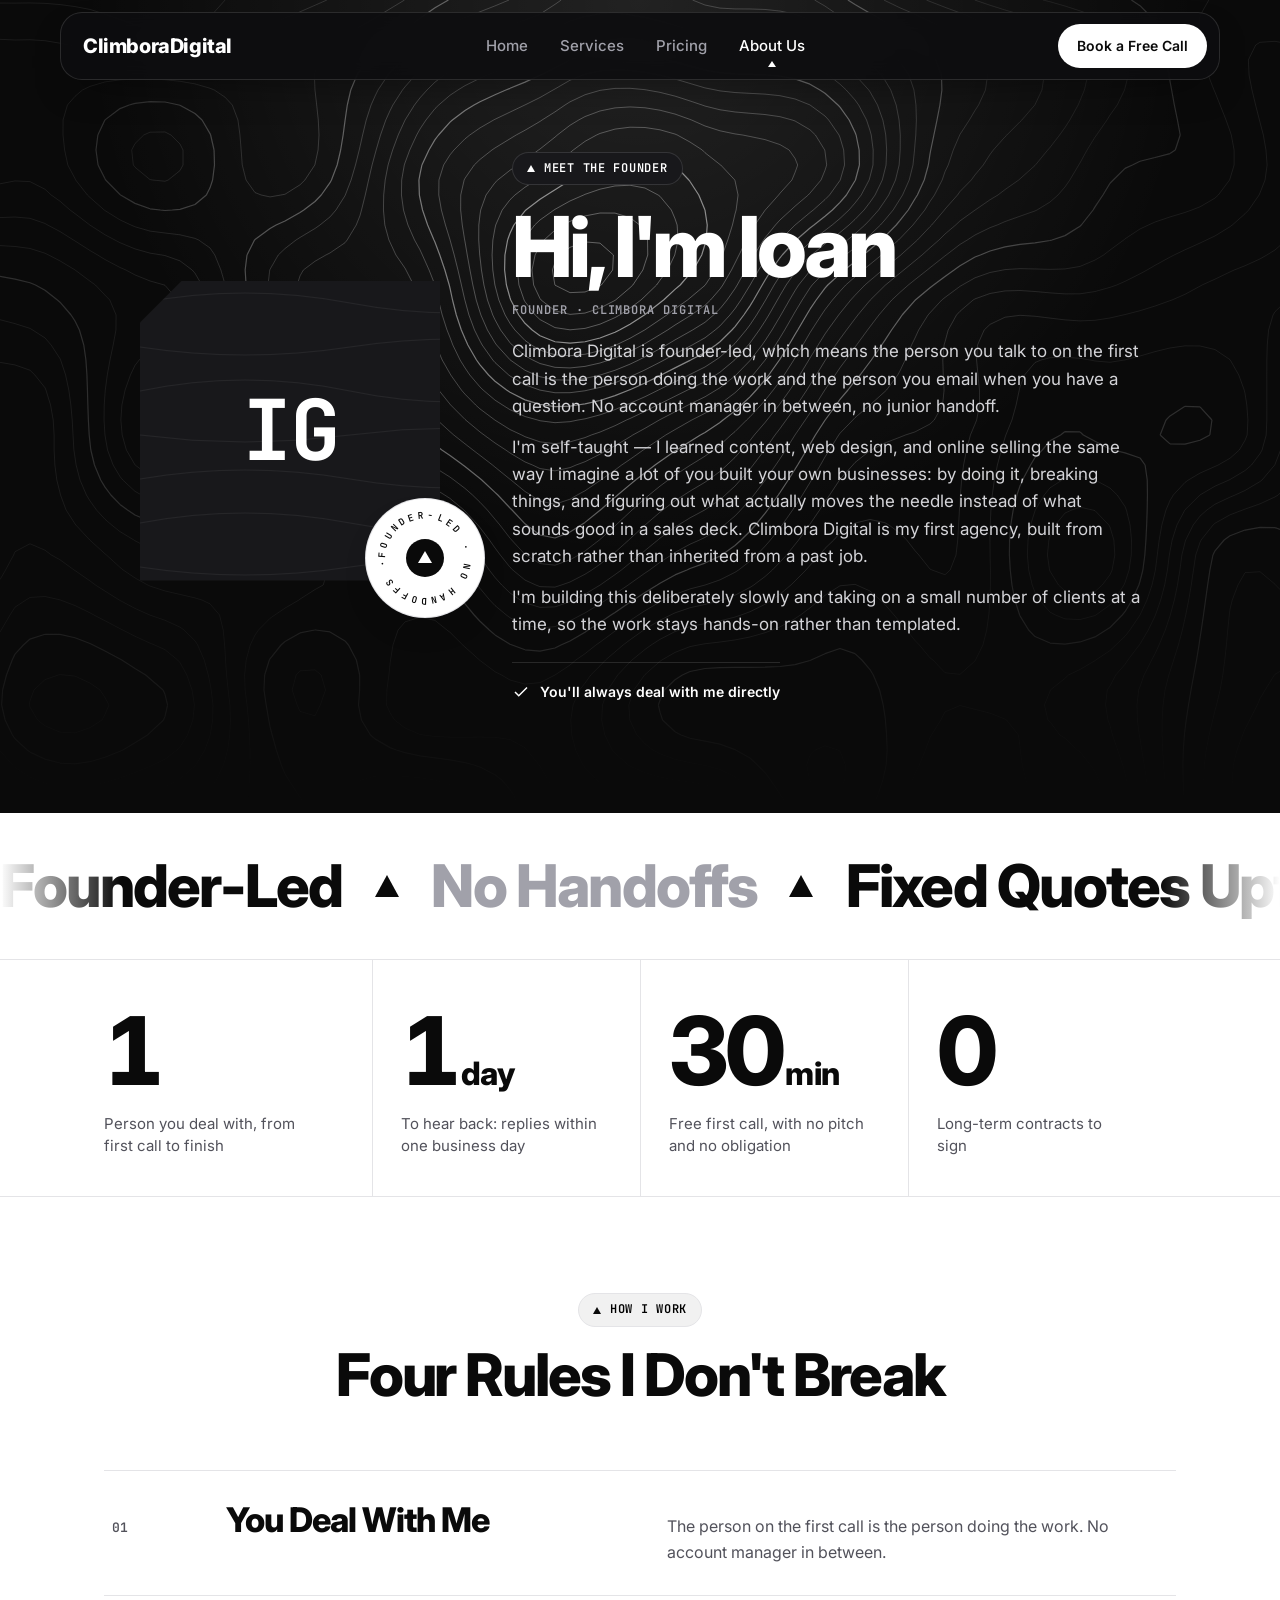
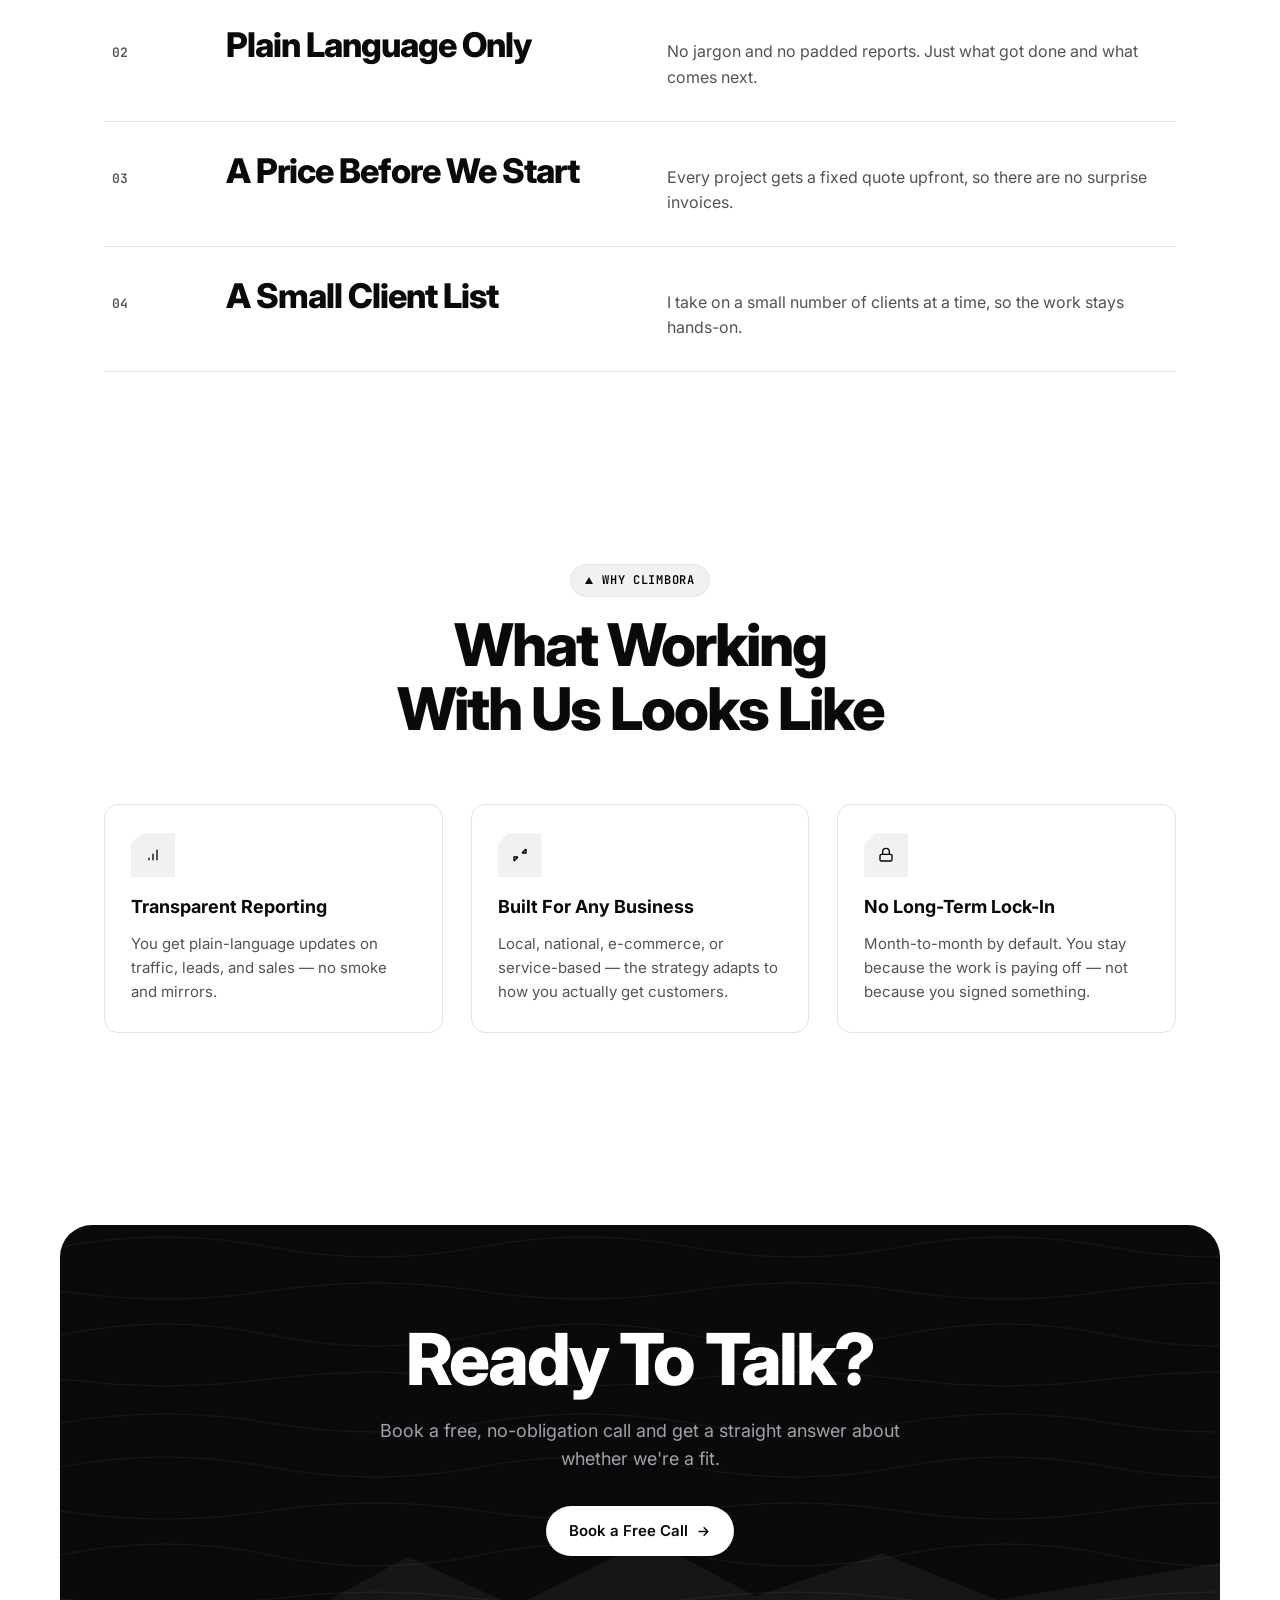
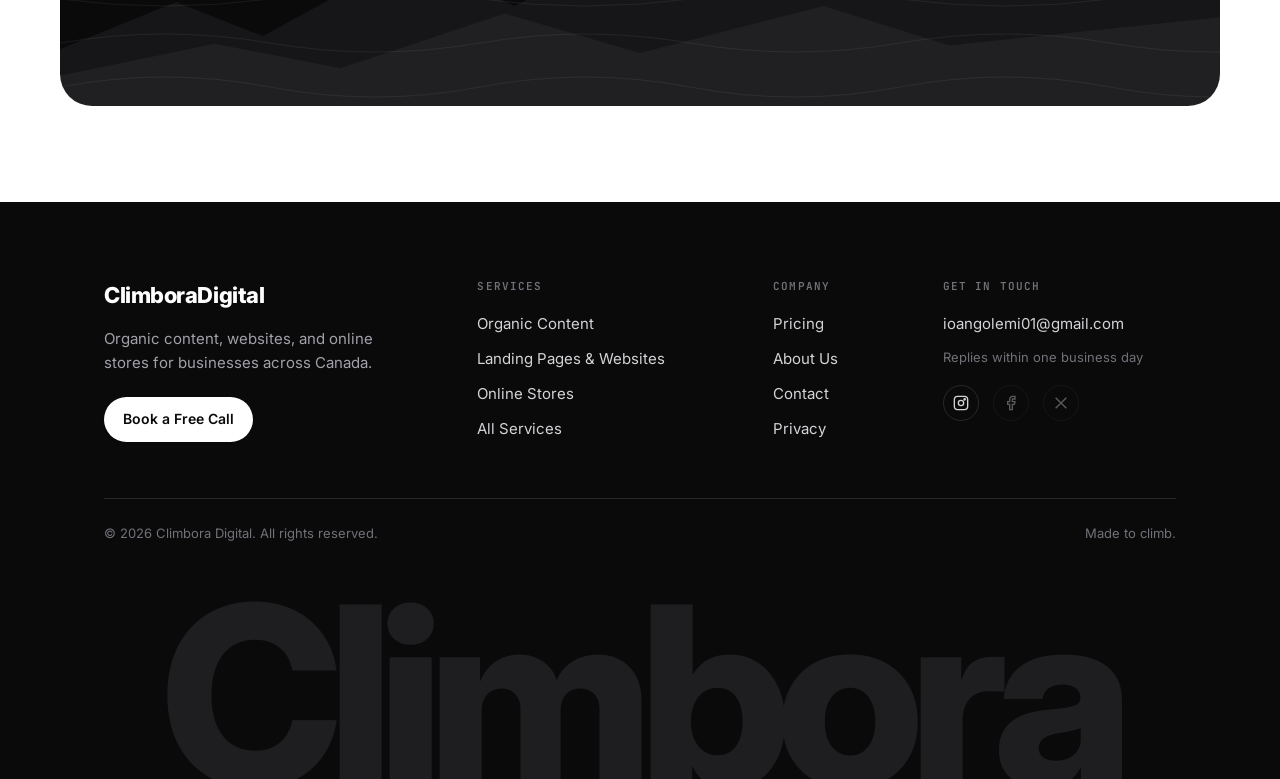
<file: about.html>
<!DOCTYPE html>
<html lang="en">
<head>
<script>document.documentElement.classList.add('js-ready');</script>
<meta charset="UTF-8">
<meta name="viewport" content="width=device-width, initial-scale=1.0">
<title>About Us — Climbora Digital</title>
<meta name="description" content="Meet the founder behind Climbora Digital — a self-taught, founder-led agency built from scratch, not inherited from a past job.">
<link rel="canonical" href="https://climboradigital.com/about">
<meta name="theme-color" content="#0A0A0A">

<link rel="icon" type="image/svg+xml" href="favicon.svg">
<link rel="apple-touch-icon" href="favicon.svg">

<meta property="og:type" content="website">
<meta property="og:url" content="https://climboradigital.com/about">
<meta property="og:site_name" content="Climbora Digital">
<meta property="og:title" content="About Us — Climbora Digital">
<meta property="og:description" content="Founder-led, built from scratch, and still small on purpose. Meet the person behind Climbora Digital.">
<meta property="og:image" content="https://climboradigital.com/og-image.png">
<meta property="og:image:width" content="1200">
<meta property="og:image:height" content="630">
<meta property="og:image:alt" content="Climbora Digital — Get Found First. Get Chosen More. Organic content, websites, and online stores.">
<meta property="og:locale" content="en_US">

<meta name="twitter:card" content="summary_large_image">
<meta name="twitter:title" content="About Us — Climbora Digital">
<meta name="twitter:description" content="Founder-led, built from scratch, and still small on purpose. Meet the person behind Climbora Digital.">
<meta name="twitter:image" content="https://climboradigital.com/og-image.png">

<link rel="preconnect" href="https://fonts.googleapis.com">
<link rel="preconnect" href="https://fonts.gstatic.com" crossorigin>
<link href="https://fonts.googleapis.com/css2?family=Inter:wght@400;500;600;700;800&family=JetBrains+Mono:wght@400;500;600;700&display=swap" rel="stylesheet">

<!--
  Structured data — helps Google understand what this business is.
  ⚠️ TODO: add Facebook/X to "sameAs" once those handles are claimed too.
  Kept identical to index.html/services.html on purpose — same business entity.
-->
<script type="application/ld+json">
{
  "@context": "https://schema.org",
  "@type": "ProfessionalService",
  "@id": "https://climboradigital.com/#business",
  "name": "Climbora Digital",
  "description": "Digital agency helping businesses grow with organic content, websites and landing pages, and online stores.",
  "url": "https://climboradigital.com/",
  "logo": "https://climboradigital.com/favicon.svg",
  "image": "https://climboradigital.com/og-image.png",
  "email": "ioangolemi01@gmail.com",
  "priceRange": "$",
  "areaServed": {
    "@type": "Country",
    "name": "Canada"
  },
  "serviceType": [
    "Organic Content Creation",
    "Social Media Content",
    "Website Design",
    "Landing Page Design",
    "E-commerce Store Development"
  ],
  "sameAs": ["https://www.instagram.com/climboradigital/"]
}
</script>
<style>
  :root {
    --ink: #0A0A0A;
    --ink-soft: #52525B;
    --line: #E4E4E7;
    --bg: #FFFFFF;
    --bg-alt: #F8F8F8;
    --accent: #0A0A0A;
    --accent-dark: #000000;
    --accent-soft: #F1F1F1;
    --radius: 14px;
    --max: 1120px;
    --font-mono: 'JetBrains Mono', ui-monospace, 'SFMono-Regular', Menlo, monospace;
    /* Seamless topographic tile (420x220). See index.html for the full
       explanation — don't shift a single y value without redoing both edges. */
    --contour: url("data:image/svg+xml,%3Csvg xmlns='http://www.w3.org/2000/svg' width='420' height='220'%3E%3Cg fill='none' stroke='%230A0A0A' stroke-opacity='0.05' stroke-width='1'%3E%3Cpath d='M0 22 Q 105 2 210 22 T 420 22'/%3E%3Cpath d='M0 66 Q 105 82 210 66 T 420 66'/%3E%3Cpath d='M0 110 Q 105 88 210 110 T 420 110'/%3E%3Cpath d='M0 154 Q 105 168 210 154 T 420 154'/%3E%3Cpath d='M0 198 Q 105 180 210 198 T 420 198'/%3E%3C/g%3E%3C/svg%3E");
    --contour-light: url("data:image/svg+xml,%3Csvg xmlns='http://www.w3.org/2000/svg' width='420' height='220'%3E%3Cg fill='none' stroke='%230A0A0A' stroke-opacity='0.04' stroke-width='1'%3E%3Cpath d='M0 22 Q 105 2 210 22 T 420 22'/%3E%3Cpath d='M0 66 Q 105 82 210 66 T 420 66'/%3E%3Cpath d='M0 110 Q 105 88 210 110 T 420 110'/%3E%3Cpath d='M0 154 Q 105 168 210 154 T 420 154'/%3E%3Cpath d='M0 198 Q 105 180 210 198 T 420 198'/%3E%3C/g%3E%3C/svg%3E");
    --contour-dark: url("data:image/svg+xml,%3Csvg xmlns='http://www.w3.org/2000/svg' width='420' height='220'%3E%3Cg fill='none' stroke='%23FFFFFF' stroke-opacity='0.06' stroke-width='1'%3E%3Cpath d='M0 22 Q 105 2 210 22 T 420 22'/%3E%3Cpath d='M0 66 Q 105 82 210 66 T 420 66'/%3E%3Cpath d='M0 110 Q 105 88 210 110 T 420 110'/%3E%3Cpath d='M0 154 Q 105 168 210 154 T 420 154'/%3E%3Cpath d='M0 198 Q 105 180 210 198 T 420 198'/%3E%3C/g%3E%3C/svg%3E");
  }

  * { box-sizing: border-box; margin: 0; padding: 0; }

  html { scroll-behavior: smooth; }

  body {
    font-family: 'Inter', -apple-system, BlinkMacSystemFont, 'Segoe UI', sans-serif;
    color: var(--ink);
    background: var(--bg);
    line-height: 1.6;
    -webkit-font-smoothing: antialiased;
  }

  a { color: inherit; text-decoration: none; }
  img { max-width: 100%; display: block; }

  :focus-visible {
    outline: 2px solid var(--ink);
    outline-offset: 3px;
    border-radius: 4px;
  }
  .cta-band a:focus-visible { outline-color: #fff; }

  .wrap {
    max-width: var(--max);
    margin: 0 auto;
    padding: 0 24px;
  }

  /* ---------- Nav ---------- */
  header {
    position: sticky;
    top: 0;
    z-index: 50;
    background: rgba(255,255,255,0.85);
    backdrop-filter: saturate(180%) blur(10px);
    border-bottom: 1px solid var(--line);
  }

  nav {
    max-width: var(--max);
    margin: 0 auto;
    padding: 18px 24px;
    display: flex;
    align-items: center;
    justify-content: space-between;
  }

  .logo {
    font-weight: 800;
    font-size: 20px;
    letter-spacing: -0.02em;
  }
  .logo span { color: var(--accent); }

  .nav-links {
    display: flex;
    gap: 32px;
    font-size: 15px;
    font-weight: 500;
    color: var(--ink-soft);
  }
  .nav-links a:hover { color: var(--ink); }
  .nav-links a.active { color: var(--ink); }

  .nav-cta {
    display: flex;
    align-items: center;
    gap: 20px;
  }

  .btn {
    display: inline-flex;
    align-items: center;
    justify-content: center;
    gap: 8px;
    padding: 12px 22px;
    border-radius: 999px;
    font-weight: 600;
    font-size: 15px;
    cursor: pointer;
    border: 1px solid transparent;
    transition: transform 0.35s cubic-bezier(0.16, 1, 0.3, 1),
                box-shadow 0.35s cubic-bezier(0.16, 1, 0.3, 1),
                background-color 0.25s ease,
                border-color 0.25s ease;
    white-space: nowrap;
  }
  .btn:active {
    transform: translateY(0) scale(0.97) !important;
    transition-duration: 0.1s;
  }
  .btn-primary {
    background: var(--accent);
    color: #fff;
    box-shadow: 0 1px 2px rgba(0,0,0,0.15);
  }
  .btn-primary:hover {
    background: #2A2A2A;
    transform: translateY(-2px) scale(1.015);
    box-shadow: 0 10px 24px rgba(0,0,0,0.18);
  }
  .btn-sm { padding: 10px 18px; font-size: 14px; }

  .menu-toggle {
    display: none;
    width: 40px;
    height: 40px;
    align-items: center;
    justify-content: center;
    border-radius: 10px;
    border: 1px solid var(--line);
    background: #fff;
  }

  .mobile-menu {
    display: none;
    flex-direction: column;
    gap: 4px;
    padding: 12px 24px 20px;
    border-top: 1px solid var(--line);
    background: #fff;
  }
  .mobile-menu.open { display: flex; }
  .mobile-menu a {
    padding: 12px 4px;
    font-size: 15px;
    font-weight: 500;
    color: var(--ink-soft);
    border-bottom: 1px solid var(--line);
  }
  .mobile-menu a:last-of-type { border-bottom: none; }
  .mobile-menu .btn { margin-top: 8px; }

  .eyebrow {
    display: inline-flex;
    align-items: center;
    gap: 9px;
    background: var(--accent-soft);
    color: var(--accent-dark);
    font-family: var(--font-mono);
    font-size: 12px;
    font-weight: 600;
    text-transform: uppercase;
    letter-spacing: 0.06em;
    padding: 6px 14px;
    border-radius: 999px;
    border: 1px solid var(--line);
    margin-bottom: 20px;
  }
  .eyebrow::before {
    content: "";
    width: 0;
    height: 0;
    border-left: 4px solid transparent;
    border-right: 4px solid transparent;
    border-bottom: 7px solid var(--accent);
  }

  h2 {
    font-size: clamp(28px, 3.4vw, 38px);
    letter-spacing: -0.02em;
    font-weight: 800;
    margin-bottom: 14px;
  }

  /* ---------- Section shared ---------- */
  section { padding: 96px 0; }
  .section-head {
    max-width: 620px;
    margin: 0 auto 56px;
    text-align: center;
  }
  .section-head .eyebrow { margin-bottom: 16px; }

  /* ---------- Scroll reveal ---------- */
  .reveal { transition: opacity 0.65s ease, transform 0.65s ease; }
  .js-ready .reveal { opacity: 0; transform: translateY(22px); }
  .js-ready .reveal.in-view { opacity: 1; transform: translateY(0); }
  .why-grid .reveal:nth-child(2) { transition-delay: 0.08s; }
  .why-grid .reveal:nth-child(3) { transition-delay: 0.16s; }

  /* ---------- Why us ---------- */
  .why-grid {
    display: grid;
    grid-template-columns: repeat(3, 1fr);
    gap: 28px;
  }
  .why-card { padding: 4px; }
  .why-card h3 {
    font-size: 18px;
    font-weight: 700;
    margin-bottom: 10px;
    display: flex;
    align-items: center;
    gap: 10px;
  }
  .why-icon {
    width: 30px;
    height: 30px;
    background: var(--accent-soft);
    color: var(--accent-dark);
    display: inline-flex;
    align-items: center;
    justify-content: center;
    flex-shrink: 0;
    clip-path: polygon(24% 0%, 100% 0%, 100% 100%, 0% 100%, 0% 24%);
  }
  .why-card p { color: var(--ink-soft); font-size: 15px; }

  /* ---------- Founder ---------- */
  .intro-alt { background: var(--bg-alt) var(--contour-light); }
  .intro-grid {
    display: grid;
    grid-template-columns: 260px 1fr;
    gap: 48px;
    align-items: center;
    max-width: 900px;
    margin: 0 auto;
  }
  .intro-photo {
    width: 260px;
    height: 260px;
    background: var(--bg);
    border: 1px solid var(--line);
    display: flex;
    align-items: center;
    justify-content: center;
    flex-direction: column;
    gap: 6px;
    clip-path: polygon(14% 0%, 100% 0%, 100% 100%, 0% 100%, 0% 14%);
  }
  .intro-photo .initials {
    font-family: var(--font-mono);
    font-size: 56px;
    font-weight: 700;
    color: var(--ink);
    letter-spacing: -0.02em;
  }
  .intro-photo .photo-note {
    font-size: 11px;
    color: var(--ink-soft);
    text-align: center;
    padding: 0 16px;
    line-height: 1.4;
  }
  .intro-body h1 { font-size: clamp(28px, 4vw, 38px); letter-spacing: -0.02em; font-weight: 800; margin-bottom: 6px; }
  .intro-role {
    font-family: var(--font-mono);
    font-size: 12px;
    font-weight: 600;
    text-transform: uppercase;
    letter-spacing: 0.08em;
    color: var(--ink-soft);
    margin-bottom: 18px;
  }
  .intro-body p {
    color: var(--ink-soft);
    font-size: 16px;
    margin-bottom: 14px;
  }
  .intro-body p:last-of-type { margin-bottom: 24px; }
  .intro-sign {
    display: inline-flex;
    align-items: center;
    gap: 10px;
    font-size: 14px;
    font-weight: 600;
    color: var(--ink);
    border-top: 1px solid var(--line);
    padding-top: 18px;
  }

  /* ---------- CTA band ---------- */
  .cta-band {
    position: relative;
    overflow: hidden;
    background: var(--ink);
    color: #fff;
    border-radius: 24px;
    padding: 64px 48px;
    text-align: center;
    margin: 0 24px;
  }
  .cta-band::before {
    content: "";
    position: absolute;
    inset: 0;
    background-image: var(--contour-dark);
    pointer-events: none;
  }
  .cta-band > * { position: relative; z-index: 1; }
  .cta-band h2 { color: #fff; }
  .cta-band p { color: #A1A1AA; max-width: 480px; margin: 0 auto 32px; font-size: 17px; }
  .cta-band .btn-primary { background: #fff; color: var(--ink); }
  .cta-band .btn-primary:hover { background: #E4E4E7; }

  /* ---------- Footer ---------- */
  footer {
    border-top: 1px solid var(--line);
    padding: 48px 0 32px;
  }
  .footer-inner {
    display: flex;
    justify-content: space-between;
    align-items: center;
    flex-wrap: wrap;
    gap: 16px;
  }
  .footer-links {
    display: flex;
    gap: 24px;
    font-size: 14px;
    color: var(--ink-soft);
  }
  .footer-social { display: flex; gap: 14px; }
  .footer-social a {
    width: 36px;
    height: 36px;
    border-radius: 50%;
    border: 1px solid var(--line);
    display: flex;
    align-items: center;
    justify-content: center;
    color: var(--ink-soft);
  }
  .footer-social a:hover { color: var(--accent); border-color: var(--accent); }
  .footer-social a.is-placeholder { cursor: default; opacity: 0.4; }
  .footer-social a.is-placeholder:hover { color: var(--ink-soft); border-color: var(--line); }
  .footer-bottom {
    margin-top: 32px;
    padding-top: 24px;
    border-top: 1px solid var(--line);
    font-size: 13px;
    color: var(--ink-soft);
    display: flex;
    justify-content: space-between;
    flex-wrap: wrap;
    gap: 8px;
  }

  /* ---------- Scroll progress ---------- */
  .scroll-progress {
    display: none;
    position: fixed;
    top: 0;
    left: 0;
    width: 0%;
    height: 3px;
    background: var(--ink);
    z-index: 200;
    transition: width 0.1s linear;
  }
  .js-ready .scroll-progress { display: block; }

  /* ---------- Page transition ----------
     Crossfades between pages instead of the default instant flash. No-JS:
     body has no opacity rule outside .js-ready, so it's always fully visible
     immediately — same progressive-enhancement pattern as .reveal elsewhere. */
  body { transition: opacity 0.2s ease; }
  .js-ready body { opacity: 0; }
  .js-ready body.page-ready { opacity: 1; }
  .js-ready body.page-leaving { opacity: 0; }

  /* ---------- Responsive ---------- */
  @media (max-width: 900px) {
    .why-grid { grid-template-columns: 1fr; }
    .intro-grid {
      grid-template-columns: 1fr;
      gap: 32px;
      justify-items: center;
      text-align: center;
    }
    .intro-sign { justify-content: center; }
  }

  @media (max-width: 680px) {
    .nav-links { display: none; }
    .nav-cta .btn-primary.btn-sm { display: none; }
    .menu-toggle { display: inline-flex; cursor: pointer; }
    .cta-band { padding: 48px 24px; margin: 0 16px; }
    section { padding: 64px 0; }
    .intro-photo { width: 200px; height: 200px; }
    .intro-photo .initials { font-size: 44px; }
  }

  /* ---------- Reduced motion ---------- */
  @media (prefers-reduced-motion: reduce) {
    html { scroll-behavior: auto; }
    *, *::before, *::after {
      animation-duration: 0.01ms !important;
      animation-iteration-count: 1 !important;
      transition-duration: 0.01ms !important;
    }
    .js-ready .reveal { opacity: 1 !important; transform: none !important; }
    .btn:hover { transform: none !important; }
  }
</style>
<link rel="stylesheet" href="/site.css?v=8">
<script src="/site.js?v=8" defer></script>
</head>
<body>

<div class="scroll-progress" id="scroll-progress"></div>

<header>
  <nav>
    <a href="/" class="logo">Climbora<span>Digital</span></a>
    <div class="nav-links">
      <a href="/">Home</a>
      <div class="nav-drop">
        <a href="/services">Services</a>
        <div class="nav-panel"><div class="nav-panel-in">
          <a href="/organic-content"><span class="ni"><svg viewBox="0 0 24 24" fill="none" stroke="currentColor" stroke-width="2" stroke-linecap="round" stroke-linejoin="round"><path d="M12 20h9"/><path d="M16.5 3.5a2.12 2.12 0 013 3L7 19l-4 1 1-4L16.5 3.5z"/></svg></span><span><b>Organic Content</b><small>Grow an audience without ads</small></span></a>
          <a href="/websites"><span class="ni"><svg viewBox="0 0 24 24" fill="none" stroke="currentColor" stroke-width="2" stroke-linecap="round" stroke-linejoin="round"><rect x="2" y="3" width="20" height="14" rx="2"/><path d="M8 21h8M12 17v4"/></svg></span><span><b>Landing Pages &amp; Websites</b><small>Turn visitors into customers</small></span></a>
          <a href="/online-stores"><span class="ni"><svg viewBox="0 0 24 24" fill="none" stroke="currentColor" stroke-width="2" stroke-linecap="round" stroke-linejoin="round"><path d="M6 2L3 6v14a2 2 0 002 2h14a2 2 0 002-2V6l-3-4z"/><path d="M3 6h18"/><path d="M16 10a4 4 0 01-8 0"/></svg></span><span><b>Online Stores</b><small>Start selling online</small></span></a>
        </div></div>
      </div>
      <a href="/pricing">Pricing</a>
      <a href="/about" class="active">About Us</a>
    </div>
    <div class="nav-cta">
      <a href="/#contact" class="btn btn-primary btn-sm" data-cta="book">Book a Free Call</a>
      <button class="menu-toggle" id="menu-toggle" aria-label="Open menu" aria-expanded="false">
        <svg width="20" height="20" viewBox="0 0 24 24" fill="none" stroke="currentColor" stroke-width="2"><path d="M4 6h16M4 12h16M4 18h16"/></svg>
      </button>
    </div>
  </nav>
  <div class="mobile-menu" id="mobile-menu">
    <a href="/">Home</a>
    <a href="/services">Services</a>
    <a href="/pricing">Pricing</a>
    <a href="/about">About Us</a>
    <a href="/#contact" class="btn btn-primary btn-sm" data-cta="book">Book a Free Call</a>
  </div>
</header>

<main>

  <!-- ===================== FOUNDER =====================
       ⚠️ TODO: replace the bracketed placeholders below with your real background,
       and swap the initials block for an actual photo. A real face is the single
       biggest trust lever you have before you have case studies. -->
  <section class="intro-alt">
    <div class="wrap">
      <div class="intro-grid">
        <div class="intro-photo-wrap reveal">
          <div class="intro-photo">
          <!-- Replace this whole block with: <img src="founder.jpg" alt="Ioan, founder of Climbora Digital"> -->
          <span class="initials">IG</span>
          </div>
          <div class="intro-badge" aria-hidden="true">
            <div class="ring"><svg viewBox="0 0 100 100"><defs><path id="badge-circle" d="M50 50m-38 0a38 38 0 1 1 76 0a38 38 0 1 1-76 0"/></defs><text font-family="JetBrains Mono, ui-monospace, monospace" font-size="9" font-weight="600" fill="#0A0A0A"><textPath href="#badge-circle" textLength="236" lengthAdjust="spacing">FOUNDER-LED · NO HANDOFFS · </textPath></text></svg></div>
            <div class="core"></div>
          </div>
        </div>
        <div class="intro-body reveal">
          <div class="eyebrow">Meet The Founder</div>
          <h1>Hi, I'm Ioan</h1>
          <div class="intro-role">Founder · Climbora Digital</div>
          <p>
            Climbora Digital is founder-led, which means the person you talk to on the first call is
            the person doing the work and the person you email when you have a question.
            No account manager in between, no junior handoff.
          </p>
          <!-- ⚠️ This paragraph is a starting draft, not a final bio — see the note in
               PROJECT_CONTEXT.md. It deliberately does NOT invent an employer, years of
               experience, or past clients you don't have. Edit it freely; just keep it true. -->
          <p>
            I'm self-taught — I learned content, web design, and online selling the same way I imagine a lot of you built your
            own businesses: by doing it, breaking things, and figuring out what actually
            moves the needle instead of what sounds good in a sales deck. Climbora Digital
            is my first agency, built from scratch rather than inherited from a past job.
          </p>
          <p>
            I'm building this deliberately slowly and taking on a small number of clients
            at a time, so the work stays hands-on rather than templated.
          </p>
          <div class="intro-sign">
            <svg width="18" height="18" viewBox="0 0 24 24" fill="none" stroke="currentColor" stroke-width="2"><path d="M20 6L9 17l-5-5"/></svg>
            You'll always deal with me directly
          </div>
        </div>
      </div>
    </div>
  </section>

  <!-- ===================== MARQUEE ===================== -->
  <div class="marquee" aria-hidden="true">
    <div class="marquee-track">
      <div class="marquee-group">
        <span class="marquee-item">Founder-Led</span>
        <span class="marquee-item">No Handoffs</span>
        <span class="marquee-item">Fixed Quotes Upfront</span>
        <span class="marquee-item">No Long-Term Contracts</span>
        <span class="marquee-item">Plain-Language Updates</span>
        <span class="marquee-item">Replies Within One Business Day</span>
      </div>
      <div class="marquee-group">
        <span class="marquee-item">Founder-Led</span>
        <span class="marquee-item">No Handoffs</span>
        <span class="marquee-item">Fixed Quotes Upfront</span>
        <span class="marquee-item">No Long-Term Contracts</span>
        <span class="marquee-item">Plain-Language Updates</span>
        <span class="marquee-item">Replies Within One Business Day</span>
      </div>
    </div>
  </div>

  <!-- ===================== THE SHORT VERSION ===================== -->
  <section class="facts" aria-label="The short version">
    <div class="wrap facts-grid">
      <div class="fact"><span class="fact-num" data-count="1">1</span><span class="fact-label">Person you deal with, from first call to finish</span></div>
      <div class="fact"><span class="fact-num" data-count="1">1<small>day</small></span><span class="fact-label">To hear back: replies within one business day</span></div>
      <div class="fact"><span class="fact-num" data-count="30">30<small>min</small></span><span class="fact-label">Free first call, with no pitch and no obligation</span></div>
      <div class="fact"><span class="fact-num">0</span><span class="fact-label">Long-term contracts to sign</span></div>
    </div>
  </section>

  <!-- ===================== PRINCIPLES ===================== -->
  <section>
    <div class="wrap">
      <div class="section-head">
        <div class="eyebrow">How I Work</div>
        <h2>Four Rules I Don't Break</h2>
      </div>
      <div class="principles reveal">
        <div class="principle"><span>01</span><h3>You Deal With Me</h3><p>The person on the first call is the person doing the work. No account manager in between.</p></div>
        <div class="principle"><span>02</span><h3>Plain Language Only</h3><p>No jargon and no padded reports. Just what got done and what comes next.</p></div>
        <div class="principle"><span>03</span><h3>A Price Before We Start</h3><p>Every project gets a fixed quote upfront, so there are no surprise invoices.</p></div>
        <div class="principle"><span>04</span><h3>A Small Client List</h3><p>I take on a small number of clients at a time, so the work stays hands-on.</p></div>
      </div>
    </div>
  </section>

  <!-- ===================== WHY US ===================== -->
  <section id="why">
    <div class="wrap">
      <div class="section-head">
        <div class="eyebrow">Why Climbora</div>
        <h2>What Working With Us Looks Like</h2>
      </div>
      <div class="why-grid">
        <div class="why-card reveal">
          <h3>
            <span class="why-icon"><svg width="16" height="16" viewBox="0 0 24 24" fill="none" stroke="currentColor" stroke-width="2"><path d="M12 20V10M18 20V4M6 20v-4"/></svg></span>
            Transparent Reporting
          </h3>
          <p>You get plain-language updates on traffic, leads, and sales — no smoke and mirrors.</p>
        </div>
        <div class="why-card reveal">
          <h3>
            <span class="why-icon"><svg width="16" height="16" viewBox="0 0 24 24" fill="none" stroke="currentColor" stroke-width="2"><path d="M3 21l6-6M3 21v-6h6"/><path d="M21 3l-6 6M21 3v6h-6"/></svg></span>
            Built For Any Business
          </h3>
          <p>Local, national, e-commerce, or service-based — the strategy adapts to how you actually get customers.</p>
        </div>
        <div class="why-card reveal">
          <h3>
            <span class="why-icon"><svg width="16" height="16" viewBox="0 0 24 24" fill="none" stroke="currentColor" stroke-width="2"><rect x="3" y="11" width="18" height="10" rx="2"/><path d="M7 11V7a5 5 0 0110 0v4"/></svg></span>
            No Long-Term Lock-In
          </h3>
          <p>Month-to-month by default. You stay because the work is paying off — not because you signed something.</p>
        </div>
      </div>
    </div>
  </section>

  <!-- ===================== CTA BAND ===================== -->
  <section>
    <div class="cta-band">
      <h2>Ready To Talk?</h2>
      <p>Book a free, no-obligation call and get a straight answer about whether we're a fit.</p>
      <a href="/#contact" class="btn btn-primary" data-cta="book">Book a Free Call</a>
    </div>
  </section>

</main>

<footer>
  <div class="wrap">
    <div class="footer-top">
      <div class="footer-brand">
        <a href="/" class="logo">Climbora<span>Digital</span></a>
        <p>Organic content, websites, and online stores for businesses across Canada.</p>
        <a href="/#contact" class="btn btn-primary btn-sm" data-cta="book">Book a Free Call</a>
      </div>
      <nav class="footer-col" aria-label="Services">
        <div class="footer-label">Services</div>
        <a href="/organic-content">Organic Content</a>
        <a href="/websites">Landing Pages &amp; Websites</a>
        <a href="/online-stores">Online Stores</a>
        <a href="/services">All Services</a>
      </nav>
      <nav class="footer-col" aria-label="Company">
        <div class="footer-label">Company</div>
        <a href="/pricing">Pricing</a>
        <a href="/about">About Us</a>
        <a href="/#contact">Contact</a>
        <a href="/privacy">Privacy</a>
      </nav>
      <div class="footer-col">
        <div class="footer-label">Get In Touch</div>
        <a href="mailto:ioangolemi01@gmail.com">ioangolemi01@gmail.com</a>
        <small>Replies within one business day</small>
        <div class="footer-social">
          <a href="https://www.instagram.com/climboradigital/" target="_blank" rel="noopener" aria-label="Climbora Digital on Instagram">
            <svg width="16" height="16" viewBox="0 0 24 24" fill="none" stroke="currentColor" stroke-width="2"><rect x="2" y="2" width="20" height="20" rx="5"/><circle cx="12" cy="12" r="4"/><circle cx="17.5" cy="6.5" r="1"/></svg>
          </a>
          <!-- Facebook page not live yet: placeholder, not a link. To activate, add
               href="https://facebook.com/YOURPAGE" target="_blank" rel="noopener", remove
               class="is-placeholder" and aria-disabled, and add the URL to "sameAs" in the JSON-LD. -->
          <a class="is-placeholder" aria-label="Facebook (coming soon)" aria-disabled="true">
            <svg width="16" height="16" viewBox="0 0 24 24" fill="none" stroke="currentColor" stroke-width="2"><path d="M18 2h-3a5 5 0 00-5 5v3H7v4h3v8h4v-8h3l1-4h-4V7a1 1 0 011-1h3z"/></svg>
          </a>
          <!-- X account not live yet: same activation steps as Facebook. -->
          <a class="is-placeholder" aria-label="X (coming soon)" aria-disabled="true">
            <svg width="16" height="16" viewBox="0 0 24 24" fill="none" stroke="currentColor" stroke-width="2"><path d="M4 4l16 16M20 4L4 20"/></svg>
          </a>
        </div>
      </div>
    </div>
    <div class="footer-bottom">
      <span>© <span id="year"></span> Climbora Digital. All rights reserved.</span>
      <span>Made to climb.</span>
    </div>
    <div class="footer-wordmark" aria-hidden="true">Climbora</div>
  </div>
</footer>

<script>
  /* ============================================================
     CONFIG — keep in sync with index.html
     ============================================================ */
  var BOOKING_URL = 'https://cal.com/xecutiv/30min';
  /* ============================================================ */

  if (BOOKING_URL) {
    document.querySelectorAll('[data-cta="book"]').forEach(function (el) {
      el.href = BOOKING_URL;
      el.target = '_blank';
      el.rel = 'noopener';
    });
  }

  var prefersReducedMotion = window.matchMedia('(prefers-reduced-motion: reduce)').matches;

  document.getElementById('year').textContent = new Date().getFullYear();

  var menuToggle = document.getElementById('menu-toggle');
  var mobileMenu = document.getElementById('mobile-menu');
  menuToggle.addEventListener('click', function () {
    var isOpen = mobileMenu.classList.toggle('open');
    menuToggle.setAttribute('aria-expanded', isOpen);
  });
  mobileMenu.querySelectorAll('a').forEach(function (link) {
    link.addEventListener('click', function () {
      mobileMenu.classList.remove('open');
      menuToggle.setAttribute('aria-expanded', 'false');
    });
  });

  var scrollProgress = document.getElementById('scroll-progress');
  function updateScrollProgress() {
    var scrollTop = window.scrollY || document.documentElement.scrollTop;
    var docHeight = document.documentElement.scrollHeight - document.documentElement.clientHeight;
    var pct = docHeight > 0 ? (scrollTop / docHeight) * 100 : 0;
    scrollProgress.style.width = pct + '%';
  }
  window.addEventListener('scroll', updateScrollProgress, { passive: true });
  window.addEventListener('resize', updateScrollProgress);
  updateScrollProgress();

  var revealEls = document.querySelectorAll('.reveal');
  var revealObserver = new IntersectionObserver(function (entries) {
    entries.forEach(function (entry) {
      if (entry.isIntersecting) {
        entry.target.classList.add('in-view');
        revealObserver.unobserve(entry.target);
      }
    });
  }, { threshold: 0.15 });
  revealEls.forEach(function (el) { revealObserver.observe(el); });

  // Page transition — see index.html for the full explanation. Must run
  // AFTER the BOOKING_URL block above so booking links already have
  // target="_blank" set and get correctly skipped here.
  if (prefersReducedMotion) {
    document.body.classList.add('page-ready');
  } else {
    requestAnimationFrame(function () {
      requestAnimationFrame(function () {
        document.body.classList.add('page-ready');
      });
    });

    document.querySelectorAll('a[href]').forEach(function (link) {
      if (link.target === '_blank') return;
      if (link.hostname && link.hostname !== window.location.hostname) return;
      var href = link.getAttribute('href');
      if (!href || href.charAt(0) === '#') return;
      if (href.indexOf('mailto:') === 0 || href.indexOf('tel:') === 0) return;

      link.addEventListener('click', function (e) {
        if (e.defaultPrevented || e.button !== 0 || e.metaKey || e.ctrlKey || e.shiftKey || e.altKey) return;
        var target = link.href;
        e.preventDefault();
        document.body.classList.remove('page-ready');
        document.body.classList.add('page-leaving');
        window.setTimeout(function () { window.location.href = target; }, 180);
      });
    });
  }
</script>
</body>
</html>
</file>
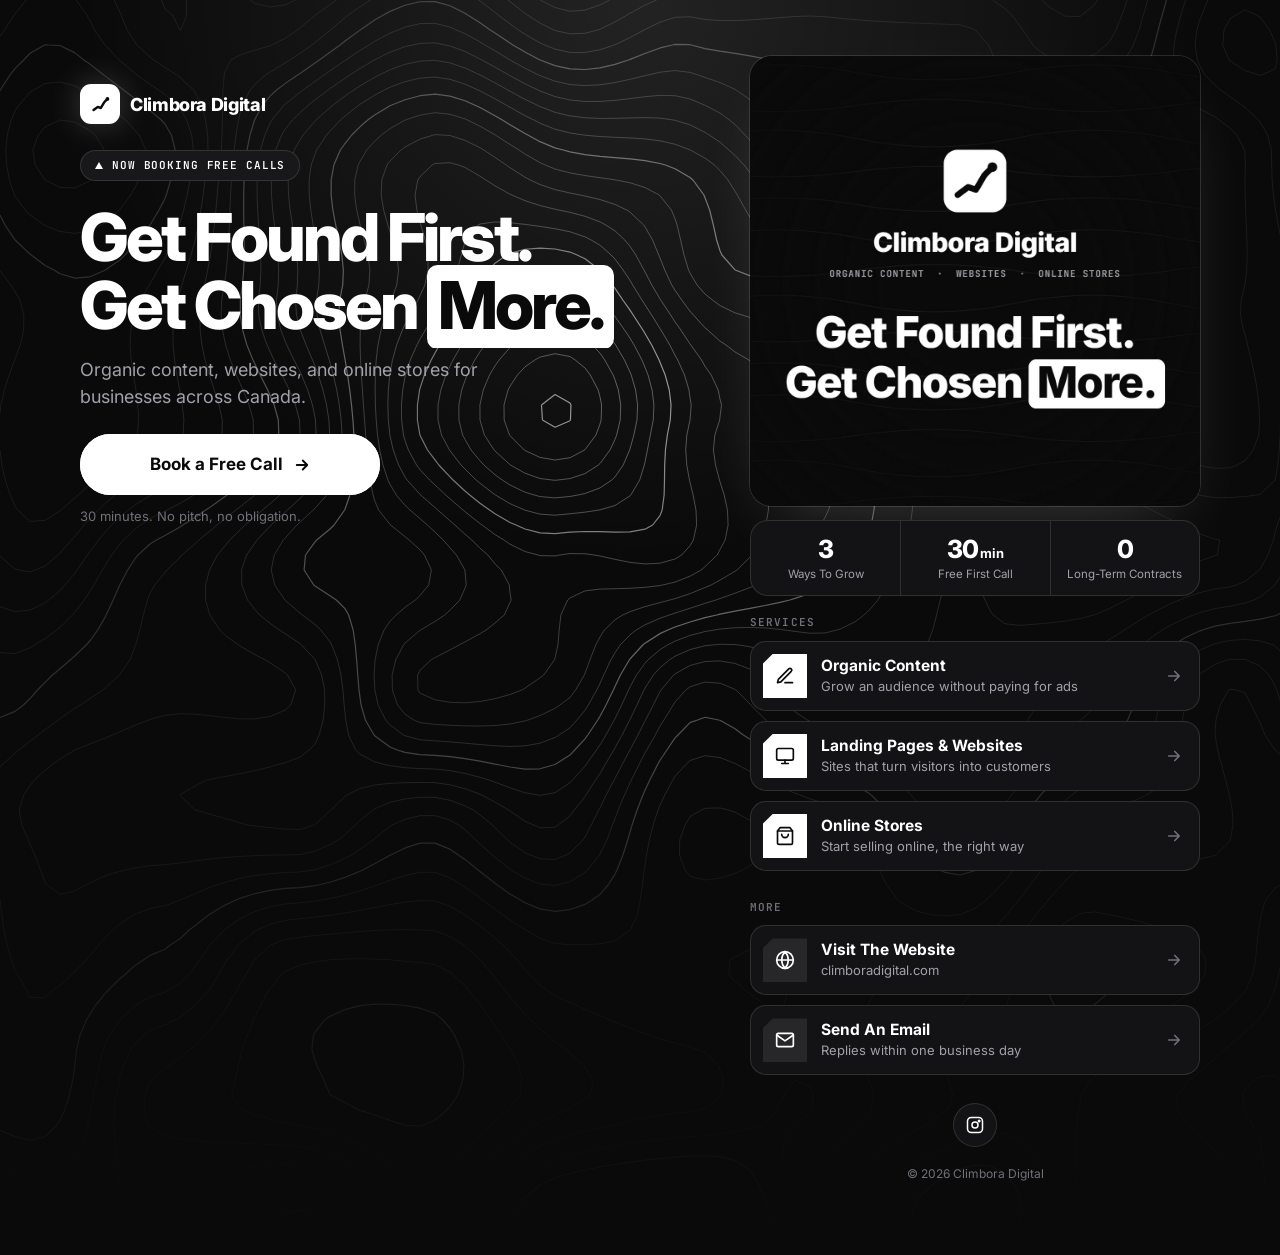
<file: links.html>
<!DOCTYPE html>
<html lang="en">
<head>
<script>document.documentElement.classList.add('js-ready');</script>
<meta charset="UTF-8">
<meta name="viewport" content="width=device-width, initial-scale=1.0, viewport-fit=cover">
<title>Climbora Digital — Links</title>
<meta name="description" content="Book a free call, explore our services, or get in touch with Climbora Digital.">
<!-- Link-in-bio page for social profiles: kept out of search results so it
     doesn't compete with the home page, but its links are still followed. -->
<meta name="robots" content="noindex, follow">
<link rel="canonical" href="https://climboradigital.com/links">
<meta name="theme-color" content="#0A0A0A">
<link rel="icon" type="image/svg+xml" href="/favicon.svg">
<link rel="apple-touch-icon" href="/favicon.svg">

<meta property="og:type" content="website">
<meta property="og:url" content="https://climboradigital.com/links">
<meta property="og:site_name" content="Climbora Digital">
<meta property="og:title" content="Climbora Digital — Links">
<meta property="og:description" content="Organic content, websites, and online stores. Book a free call.">
<meta property="og:image" content="https://climboradigital.com/og-image.png">
<meta property="og:image:width" content="1200">
<meta property="og:image:height" content="630">
<meta name="twitter:card" content="summary_large_image">
<meta name="twitter:image" content="https://climboradigital.com/og-image.png">

<link rel="preconnect" href="https://fonts.googleapis.com">
<link rel="preconnect" href="https://fonts.gstatic.com" crossorigin>
<link href="https://fonts.googleapis.com/css2?family=Inter:wght@400;500;600;700;800&family=JetBrains+Mono:wght@500;600&display=swap" rel="stylesheet">
<link rel="stylesheet" href="/site.css?v=8">
<script src="/site.js?v=8" defer></script>
<!-- After site.css on purpose: these rules override the shared hero spacing and type. -->
<style>
  :root {
    --ink: #0A0A0A;
    --ink-soft: #52525B;
    --line: #E4E4E7;
    --bg: #FFFFFF;
    --bg-alt: #F8F8F8;
    --accent: #0A0A0A;
    --accent-soft: #F1F1F1;
    --font-mono: 'JetBrains Mono', ui-monospace, 'SFMono-Regular', Menlo, monospace;
    --contour-dark: url("data:image/svg+xml,%3Csvg xmlns='http://www.w3.org/2000/svg' width='420' height='220'%3E%3Cg fill='none' stroke='%23FFFFFF' stroke-opacity='0.06' stroke-width='1'%3E%3Cpath d='M0 22 Q 105 2 210 22 T 420 22'/%3E%3Cpath d='M0 66 Q 105 82 210 66 T 420 66'/%3E%3Cpath d='M0 110 Q 105 88 210 110 T 420 110'/%3E%3Cpath d='M0 154 Q 105 168 210 154 T 420 154'/%3E%3Cpath d='M0 198 Q 105 180 210 198 T 420 198'/%3E%3C/g%3E%3C/svg%3E");
  }
  * { box-sizing: border-box; margin: 0; padding: 0; }
  body {
    min-height: 100vh;
    font-family: 'Inter', -apple-system, BlinkMacSystemFont, 'Segoe UI', sans-serif;
    color: #fff;
    background: var(--ink);
    line-height: 1.5;
    -webkit-font-smoothing: antialiased;
  }
  a { color: inherit; text-decoration: none; }
  :focus-visible { outline: 2px solid #fff; outline-offset: 3px; border-radius: 8px; }

  /* clip, not hidden: hidden would stop the desktop intro from staying in place */
  .link-page {
    min-height: 100vh;
    overflow: clip;
    padding: 28px 20px calc(104px + env(safe-area-inset-bottom));
  }
  .link-layout { max-width: 460px; margin: 0 auto; }

  /* ---------- Intro ---------- */
  .intro-col { text-align: center; }
  .brand { display: inline-flex; align-items: center; gap: 10px; font-size: 18px; font-weight: 800; letter-spacing: -0.02em; }
  .mark {
    display: grid;
    place-items: center;
    width: 40px;
    height: 40px;
    border-radius: 11px;
    background: #fff;
    box-shadow: 0 0 34px rgba(255,255,255,0.22);
  }
  .mark svg { width: 25px; height: 25px; }
  .eyebrow {
    display: inline-flex;
    align-items: center;
    gap: 9px;
    margin-top: 26px;
    padding: 6px 14px;
    border: 1px solid var(--edge);
    border-radius: 999px;
    background: #18181B;
    font-family: var(--font-mono);
    font-size: 11px;
    font-weight: 600;
    letter-spacing: 0.08em;
    text-transform: uppercase;
  }
  .eyebrow::before {
    content: "";
    border-left: 4px solid transparent;
    border-right: 4px solid transparent;
    border-bottom: 7px solid #fff;
  }
  .link-page h1 {
    margin: 18px 0 16px;
    font-size: clamp(32px, 9.6vw, 46px);
    font-weight: 800;
    line-height: 1.04;
    letter-spacing: -0.045em;
  }
  .bio { max-width: 36ch; margin: 0 auto; font-size: 16px; color: var(--muted); }

  .cta {
    position: relative;
    display: flex;
    align-items: center;
    justify-content: center;
    gap: 10px;
    margin-top: 24px;
    padding: 18px 24px;
    border-radius: 999px;
    background: #fff;
    color: var(--ink);
    font-size: 17px;
    font-weight: 700;
    transition: background-color 0.25s ease, transform 0.3s var(--ease), box-shadow 0.3s ease;
  }
  .cta:hover { background: #E4E4E7; transform: translateY(-2px); box-shadow: 0 14px 34px rgba(255,255,255,0.16); }
  .cta:active { transform: scale(0.98); }
  .cta svg { width: 18px; height: 18px; transition: transform 0.3s var(--ease); }
  .cta:hover svg { transform: translateX(4px); }
  .cta::after {
    content: "";
    position: absolute;
    inset: 0;
    border: 2px solid #fff;
    border-radius: inherit;
    pointer-events: none;
    animation: cta-ping 2.8s var(--ease) infinite;
  }
  @keyframes cta-ping {
    0% { transform: scale(1); opacity: 0.5; }
    70%, 100% { transform: scale(1.05, 1.32); opacity: 0; }
  }
  .cta-note { margin-top: 12px; font-size: 13px; color: #71717A; }

  /* ---------- Video + numbers ---------- */
  .reel {
    width: 100%;
    margin-top: 30px;
    aspect-ratio: 1;
    overflow: hidden;
    border-radius: 22px;
    background: var(--ink) url("/climbora-reel.jpg") center / cover;
    box-shadow: 0 0 0 1px var(--edge), 0 30px 70px -30px rgba(255,255,255,0.22);
  }
  .reel video { display: block; width: 100%; height: 100%; object-fit: cover; }
  .quick { display: grid; grid-template-columns: repeat(3, 1fr); margin-top: 14px; background: #131315; border: 1px solid var(--edge); border-radius: 18px; }
  .quick div { padding: 15px 8px 14px; text-align: center; border-left: 1px solid var(--edge); }
  .quick div:first-child { border-left: 0; }
  .quick b { display: block; font-size: 25px; font-weight: 800; line-height: 1.1; letter-spacing: -0.03em; }
  .quick b small { margin-left: 1px; font-size: 13px; font-weight: 700; letter-spacing: 0; }
  .quick span { display: block; margin-top: 3px; font-size: 11.5px; line-height: 1.3; color: var(--muted); }

  /* ---------- Links (solid fills, so the map lines never run through a button) ---------- */
  .links { display: grid; gap: 10px; width: 100%; padding: 0; }
  .label { margin-top: 18px; font-family: var(--font-mono); font-size: 11px; font-weight: 600; letter-spacing: 0.1em; text-transform: uppercase; color: #71717A; }
  .link {
    display: flex;
    align-items: center;
    gap: 14px;
    padding: 12px 16px 12px 12px;
    background: #131315;
    border: 1px solid var(--edge);
    border-radius: 16px;
    transition: transform 0.3s var(--ease), background-color 0.25s ease, border-color 0.25s ease;
  }
  .link:hover { transform: translateY(-2px); background: #1B1B1E; border-color: rgba(255,255,255,0.32); }
  .link:active { transform: scale(0.985); }
  .ic {
    flex-shrink: 0;
    display: grid;
    place-items: center;
    width: 44px;
    height: 44px;
    background: #fff;
    color: var(--ink);
    clip-path: polygon(22% 0%, 100% 0%, 100% 100%, 0% 100%, 0% 22%);
  }
  .ic.quiet { background: #27272A; color: #fff; }
  .ic svg { width: 20px; height: 20px; }
  .txt { flex: 1; min-width: 0; }
  .txt strong { display: block; font-size: 15.5px; font-weight: 700; line-height: 1.3; }
  .txt span { display: block; margin-top: 1px; font-size: 13px; color: var(--muted); }
  .go { flex-shrink: 0; width: 18px; height: 18px; color: #71717A; transition: transform 0.3s var(--ease), color 0.25s ease; }
  .link:hover .go { transform: translateX(4px); color: #fff; }

  .social { display: flex; align-items: center; justify-content: center; gap: 14px; margin-top: 28px; }
  .social a {
    display: grid;
    place-items: center;
    width: 44px;
    height: 44px;
    border: 1px solid var(--edge);
    border-radius: 50%;
    background: #131315;
    transition: background-color 0.25s ease, color 0.25s ease;
  }
  .social a:hover { background: #fff; color: var(--ink); }
  .social svg { width: 18px; height: 18px; }
  .copy { margin-top: 18px; text-align: center; font-size: 12px; color: #71717A; }

  /* ---------- Booking bar: appears once the main button scrolls away (phones only) ---------- */
  .float-cta {
    position: fixed;
    left: 14px;
    right: 14px;
    bottom: calc(14px + env(safe-area-inset-bottom));
    z-index: 30;
    display: none;
    align-items: center;
    justify-content: center;
    gap: 8px;
    padding: 15px 20px;
    border-radius: 999px;
    background: #fff;
    color: var(--ink);
    font-size: 16px;
    font-weight: 700;
    box-shadow: 0 16px 40px rgba(0,0,0,0.6);
    opacity: 0;
    transform: translateY(24px);
    pointer-events: none;
    transition: opacity 0.3s ease, transform 0.4s var(--ease);
  }
  .float-cta svg { width: 17px; height: 17px; }
  .float-cta.show { opacity: 1; transform: none; pointer-events: auto; }

  /* Staggered entrance, only when JS runs, so nothing stays hidden without it */
  .js-ready .rise {
    opacity: 0;
    transform: translateY(14px);
    transition: opacity 0.6s ease, transform 0.7s var(--ease);
    transition-delay: calc(var(--i, 0) * 70ms);
  }
  .js-ready.ready .rise { opacity: 1; transform: none; }
  .link.rise { transition: opacity 0.6s ease, transform 0.5s var(--ease), background-color 0.25s ease, border-color 0.25s ease; }
  .js-ready.settled .rise { transition-delay: 0s; }

  @media (max-width: 899px) { .float-cta { display: flex; } .alt { display: none !important; } }
  /* Computers: intro stays in place on the left while the links scroll on the right */
  @media (min-width: 900px) {
    .link-page { padding: 56px 40px 72px; }
    .link-layout {
      display: grid;
      grid-template-columns: minmax(0, 1fr) 450px;
      gap: 72px;
      align-items: start;
      max-width: 1120px;
    }
    .intro-col { position: sticky; top: 56px; padding-top: 28px; text-align: left; }
    .link-page h1 { margin-top: 22px; font-size: clamp(34px, calc((100vw - 610px) / 8.8), 66px); }
    .bio { margin: 0; max-width: 42ch; font-size: 18px; }
    .cta { display: inline-flex; min-width: 300px; }
    .reel { margin-top: 0; }
  }
  @media (prefers-reduced-motion: reduce) {
    .cta::after { animation: none; opacity: 0; }
    .js-ready .rise { opacity: 1; transform: none; transition: none; }
    .float-cta { transition: none; }
  }
</style>
</head>
<body>

<main class="hero link-page">
  <div class="link-layout">

    <div class="intro-col">
      <a href="/" class="brand rise" style="--i:0">
        <span class="mark" aria-hidden="true">
          <svg viewBox="0 0 72 72" fill="none"><polyline points="16,52 28,43 37,46 47,29 56,20" stroke="#0A0A0A" stroke-width="7" stroke-linecap="round" stroke-linejoin="round"/><circle cx="56" cy="20" r="5.500" fill="#0A0A0A"/></svg>
        </span>
        Climbora Digital
      </a>
      <div><div class="eyebrow rise" style="--i:1">Now Booking Free Calls</div></div>
      <h1>Get Found First.<br>Get Chosen <span class="accent">More.</span></h1>
      <p class="bio rise" style="--i:3">Organic content, websites, and online stores for businesses across Canada.</p>
      <a class="cta rise" id="main-cta" style="--i:4" href="https://cal.com/xecutiv/30min" target="_blank" rel="noopener">
        Book a Free Call
        <svg viewBox="0 0 24 24" fill="none" stroke="currentColor" stroke-width="2.500" stroke-linecap="round" stroke-linejoin="round"><path d="M5 12h14M13 6l6 6-6 6"/></svg>
      </a>
      <p class="cta-note rise" style="--i:5">30 minutes. No pitch, no obligation.</p>
    </div>

    <div class="stack-col">
      <div class="reel rise" style="--i:5">
        <video id="reel" src="/climbora-reel.mp4" poster="/climbora-reel.jpg" autoplay muted loop playsinline preload="metadata"
               aria-label="Climbora Digital: organic content, websites, and online stores. Book a free call."></video>
      </div>

      <div class="quick rise" style="--i:6">
        <div><b>3</b><span>Ways To Grow</span></div>
        <div><b>30<small>min</small></b><span>Free First Call</span></div>
        <div><b>0</b><span>Long-Term Contracts</span></div>
      </div>

      <nav class="links" aria-label="Links">
        <div class="label rise" style="--i:7">Services</div>
        <a class="link rise" style="--i:8" href="/organic-content">
          <span class="ic"><svg viewBox="0 0 24 24" fill="none" stroke="currentColor" stroke-width="2" stroke-linecap="round" stroke-linejoin="round"><path d="M12 20h9"/><path d="M16.5 3.5a2.12 2.12 0 013 3L7 19l-4 1 1-4L16.5 3.5z"/></svg></span>
          <span class="txt"><strong>Organic Content</strong><span>Grow an audience without paying for ads</span></span>
          <svg class="go" viewBox="0 0 24 24" fill="none" stroke="currentColor" stroke-width="2.200" stroke-linecap="round" stroke-linejoin="round"><path d="M5 12h14M13 6l6 6-6 6"/></svg>
        </a>
        <a class="link rise" style="--i:9" href="/websites">
          <span class="ic"><svg viewBox="0 0 24 24" fill="none" stroke="currentColor" stroke-width="2" stroke-linecap="round" stroke-linejoin="round"><rect x="2" y="3" width="20" height="14" rx="2"/><path d="M8 21h8M12 17v4"/></svg></span>
          <span class="txt"><strong>Landing Pages &amp; Websites</strong><span>Sites that turn visitors into customers</span></span>
          <svg class="go" viewBox="0 0 24 24" fill="none" stroke="currentColor" stroke-width="2.200" stroke-linecap="round" stroke-linejoin="round"><path d="M5 12h14M13 6l6 6-6 6"/></svg>
        </a>
        <a class="link rise" style="--i:10" href="/online-stores">
          <span class="ic"><svg viewBox="0 0 24 24" fill="none" stroke="currentColor" stroke-width="2" stroke-linecap="round" stroke-linejoin="round"><path d="M6 2L3 6v14a2 2 0 002 2h14a2 2 0 002-2V6l-3-4z"/><path d="M3 6h18"/><path d="M16 10a4 4 0 01-8 0"/></svg></span>
          <span class="txt"><strong>Online Stores</strong><span>Start selling online, the right way</span></span>
          <svg class="go" viewBox="0 0 24 24" fill="none" stroke="currentColor" stroke-width="2.200" stroke-linecap="round" stroke-linejoin="round"><path d="M5 12h14M13 6l6 6-6 6"/></svg>
        </a>

        <div class="label rise" style="--i:11">More</div>
        <a class="link rise" style="--i:13" href="/">
          <span class="ic quiet"><svg viewBox="0 0 24 24" fill="none" stroke="currentColor" stroke-width="2" stroke-linecap="round" stroke-linejoin="round"><circle cx="12" cy="12" r="10"/><path d="M2 12h20M12 2a15.300 15.300 0 014 10 15.300 15.300 0 01-4 10 15.300 15.300 0 01-4-10 15.300 15.300 0 014-10z"/></svg></span>
          <span class="txt"><strong>Visit The Website</strong><span>climboradigital.com</span></span>
          <svg class="go" viewBox="0 0 24 24" fill="none" stroke="currentColor" stroke-width="2.200" stroke-linecap="round" stroke-linejoin="round"><path d="M5 12h14M13 6l6 6-6 6"/></svg>
        </a>
        <a class="link rise" style="--i:14" href="mailto:ioangolemi01@gmail.com">
          <span class="ic quiet"><svg viewBox="0 0 24 24" fill="none" stroke="currentColor" stroke-width="2" stroke-linecap="round" stroke-linejoin="round"><rect x="2" y="4" width="20" height="16" rx="2"/><path d="M22 6l-10 7L2 6"/></svg></span>
          <span class="txt"><strong>Send An Email</strong><span>Replies within one business day</span></span>
          <svg class="go" viewBox="0 0 24 24" fill="none" stroke="currentColor" stroke-width="2.200" stroke-linecap="round" stroke-linejoin="round"><path d="M5 12h14M13 6l6 6-6 6"/></svg>
        </a>
      </nav>

      <div class="social rise" style="--i:15">
        <a href="https://www.instagram.com/climboradigital/" target="_blank" rel="noopener" aria-label="Climbora Digital on Instagram">
          <svg viewBox="0 0 24 24" fill="none" stroke="currentColor" stroke-width="2"><rect x="2" y="2" width="20" height="20" rx="5"/><circle cx="12" cy="12" r="4"/><circle cx="17.5" cy="6.5" r="1"/></svg>
        </a>
      </div>
      <p class="copy rise" style="--i:16">© <span id="year"></span> Climbora Digital</p>
    </div>

  </div>
</main>

<a class="float-cta" id="float-cta" href="https://cal.com/xecutiv/30min" target="_blank" rel="noopener" tabindex="-1" aria-hidden="true">
  Book a Free Call
  <svg viewBox="0 0 24 24" fill="none" stroke="currentColor" stroke-width="2.500" stroke-linecap="round" stroke-linejoin="round"><path d="M5 12h14M13 6l6 6-6 6"/></svg>
</a>

<script>
  document.getElementById('year').textContent = new Date().getFullYear();

  // "Reduce motion": show the still poster with play controls instead of autoplaying
  if (window.matchMedia('(prefers-reduced-motion: reduce)').matches) {
    var reel = document.getElementById('reel');
    reel.removeAttribute('autoplay');
    reel.pause();
    reel.controls = true;
  }

  requestAnimationFrame(function () {
    requestAnimationFrame(function () { document.documentElement.classList.add('ready'); });
  });
  // Drop the entrance delays afterwards, so hover effects respond immediately
  setTimeout(function () { document.documentElement.classList.add('settled'); }, 1800);

  // The bottom bar stands in for the main button once it has scrolled off screen
  var floatCta = document.getElementById('float-cta');
  new IntersectionObserver(function (entries) {
    var hidden = !entries[0].isIntersecting;
    floatCta.classList.toggle('show', hidden);
    floatCta.setAttribute('aria-hidden', String(!hidden));
    floatCta.tabIndex = hidden ? 0 : -1;
  }).observe(document.getElementById('main-cta'));
</script>
</body>
</html>
</file>
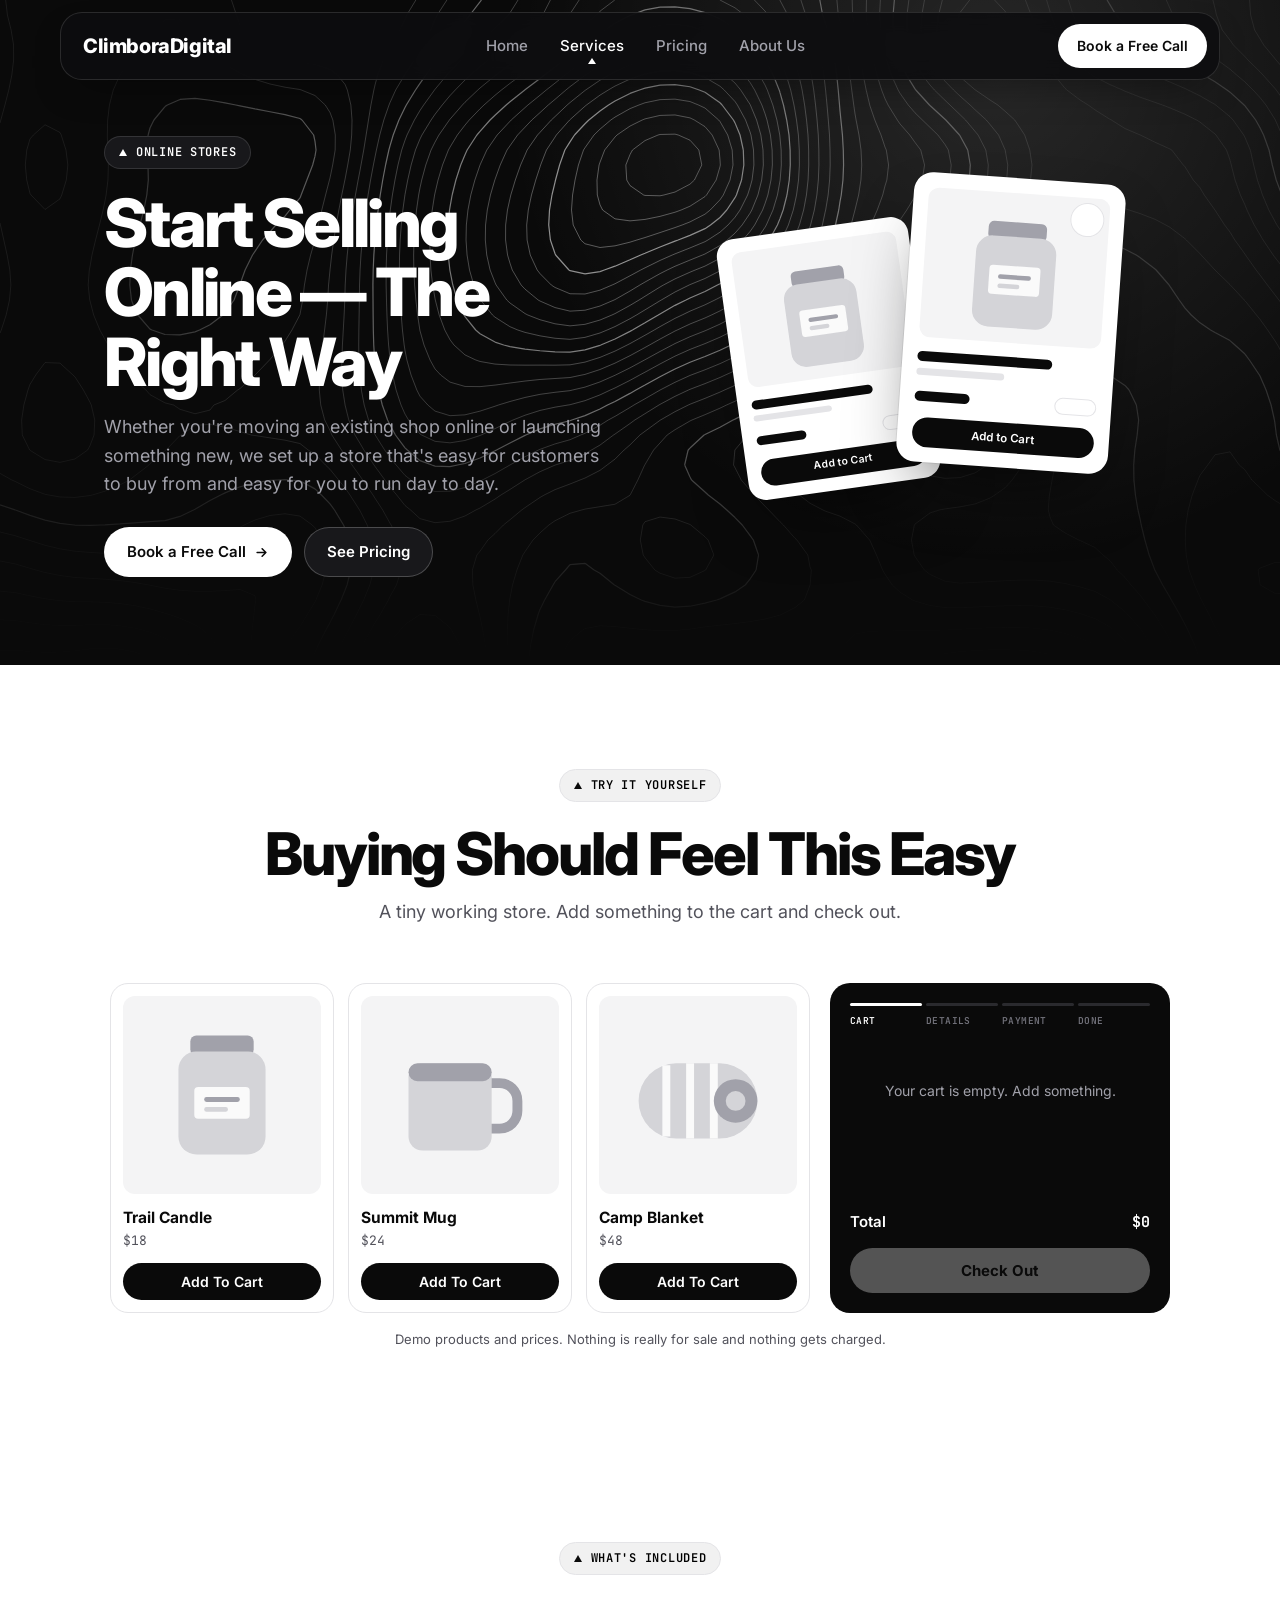
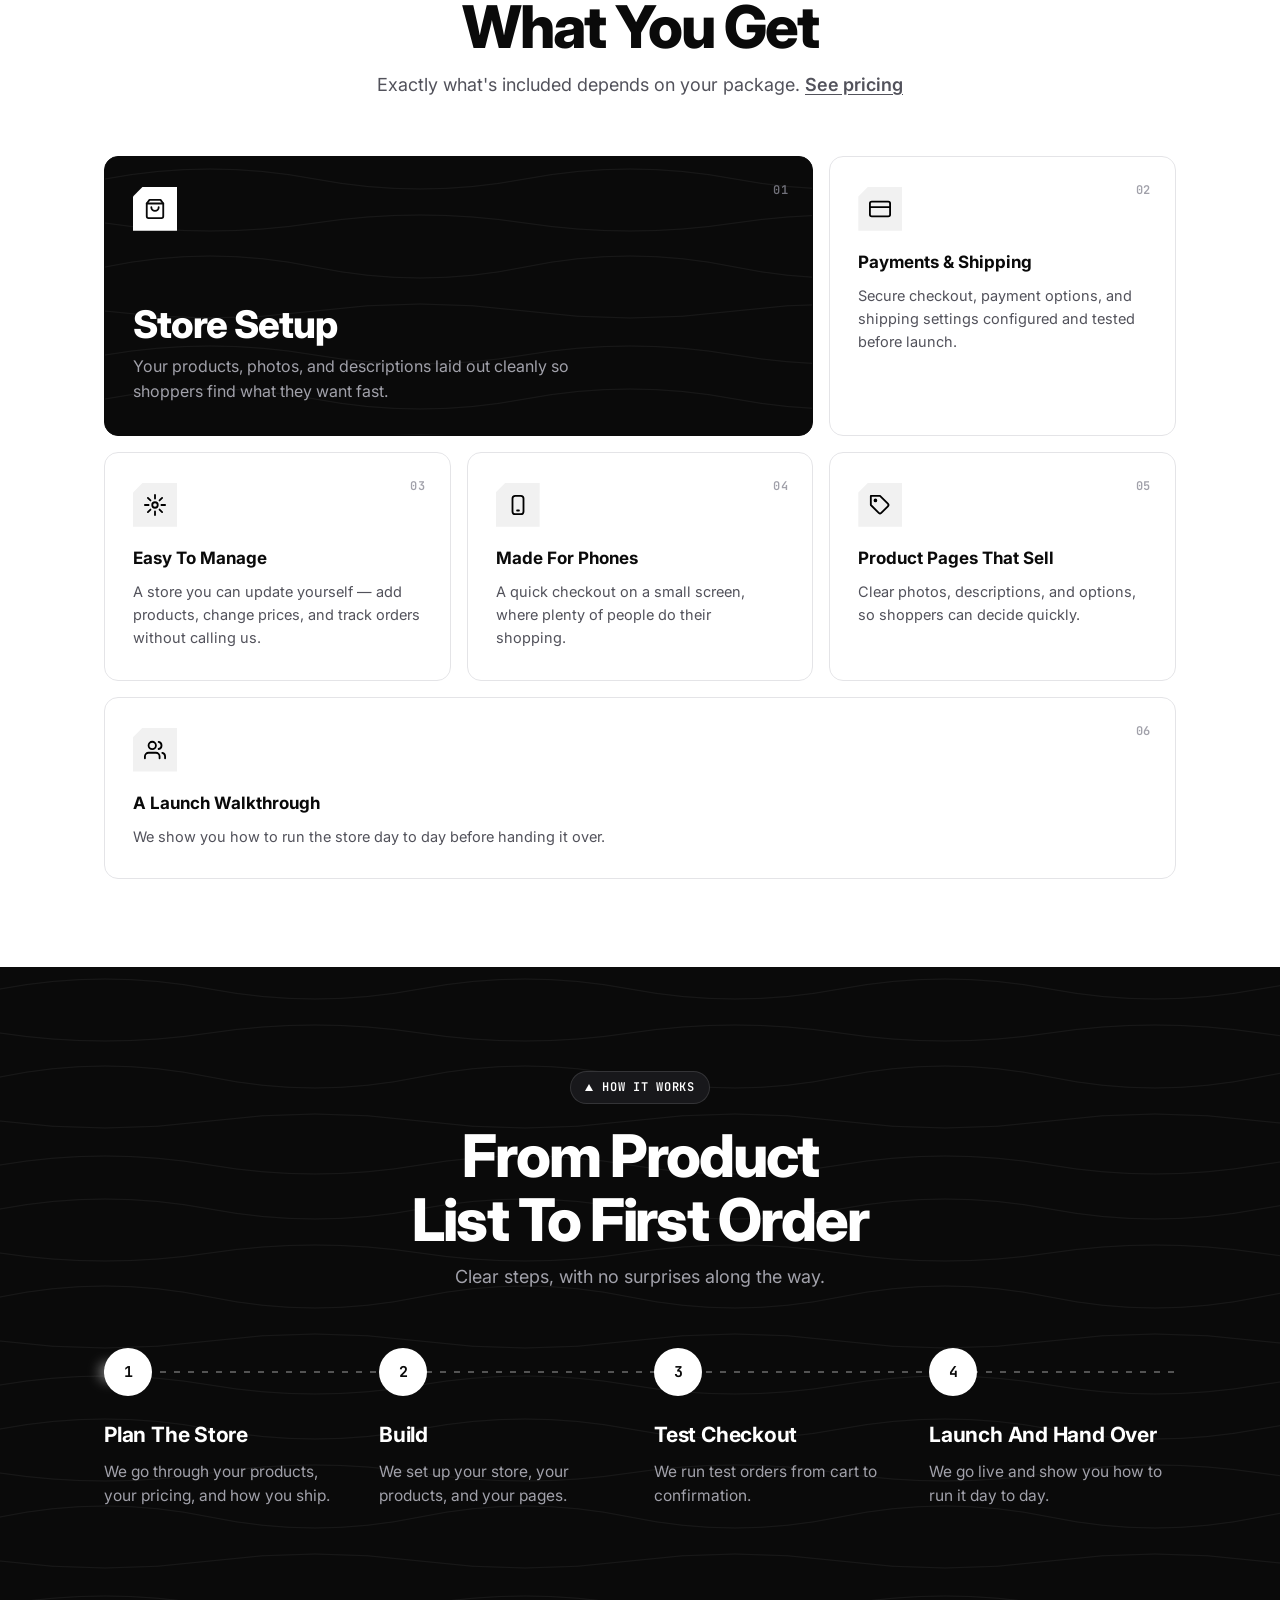
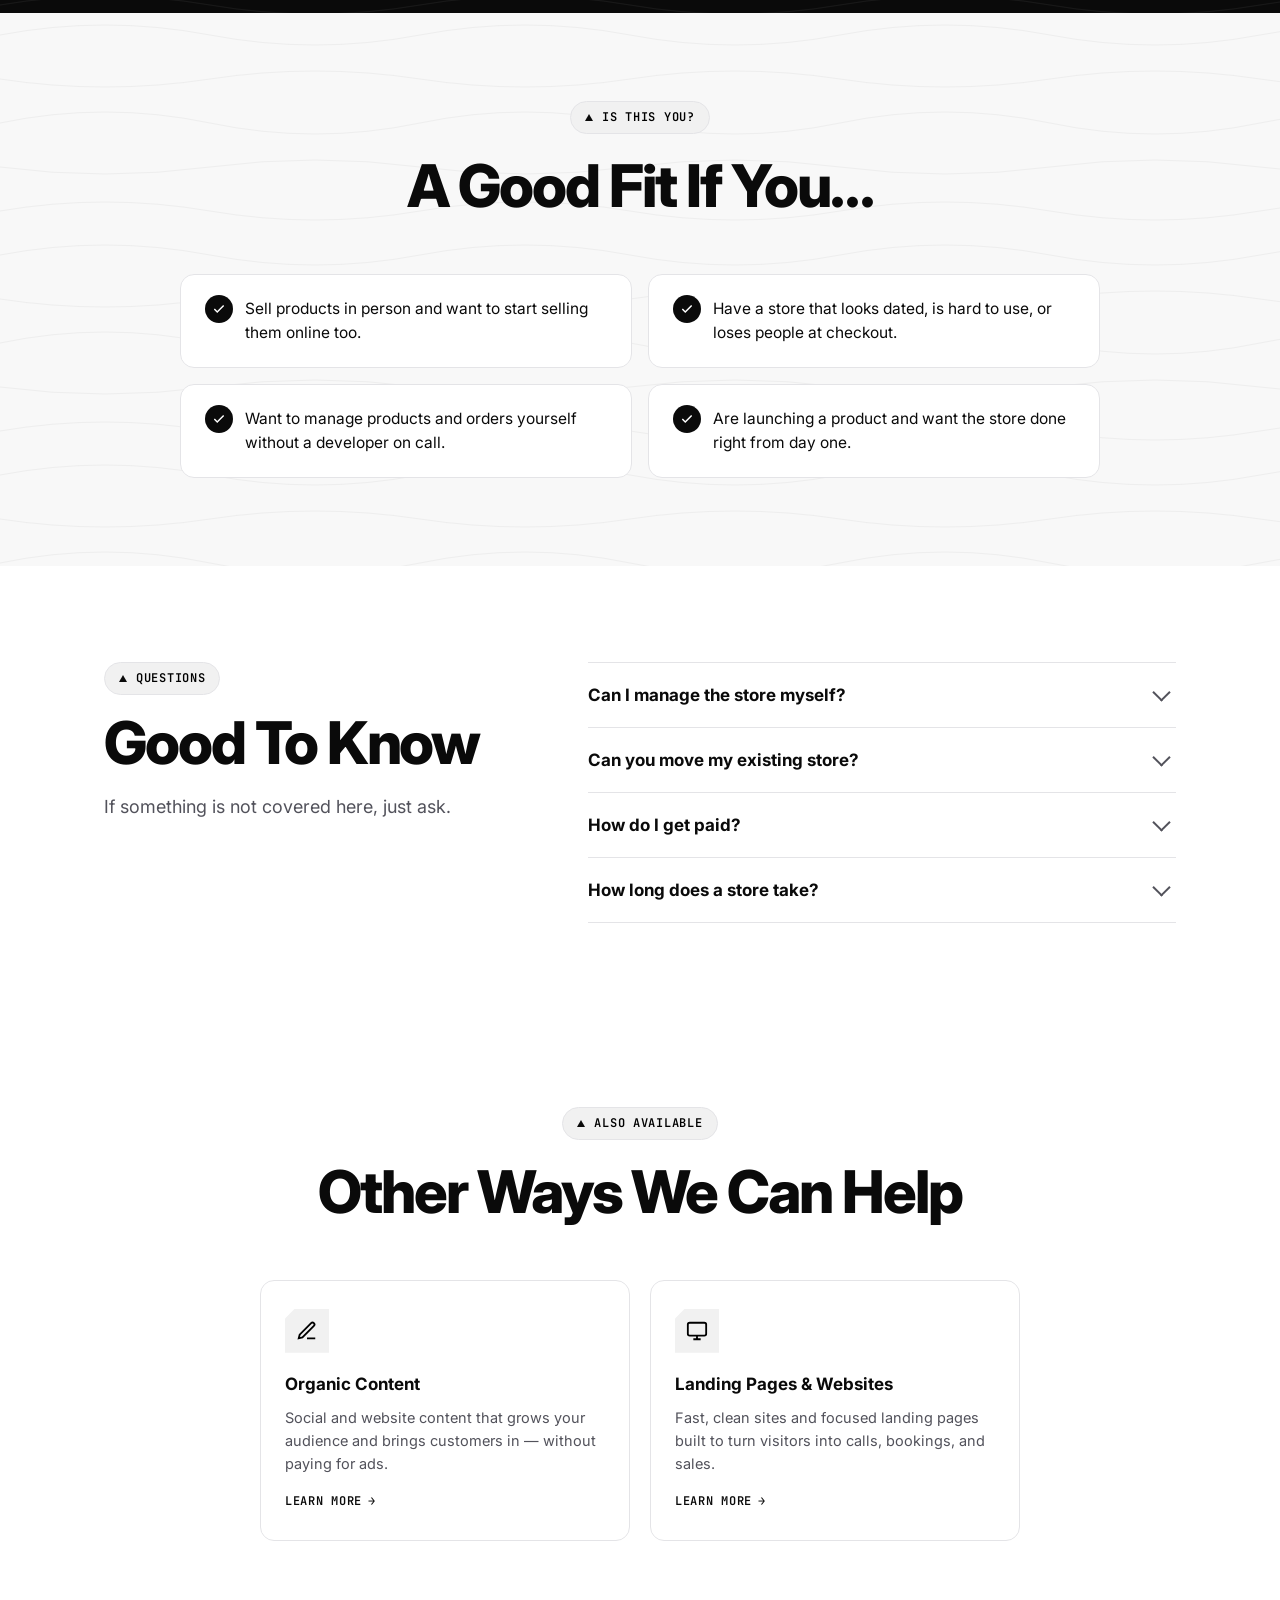
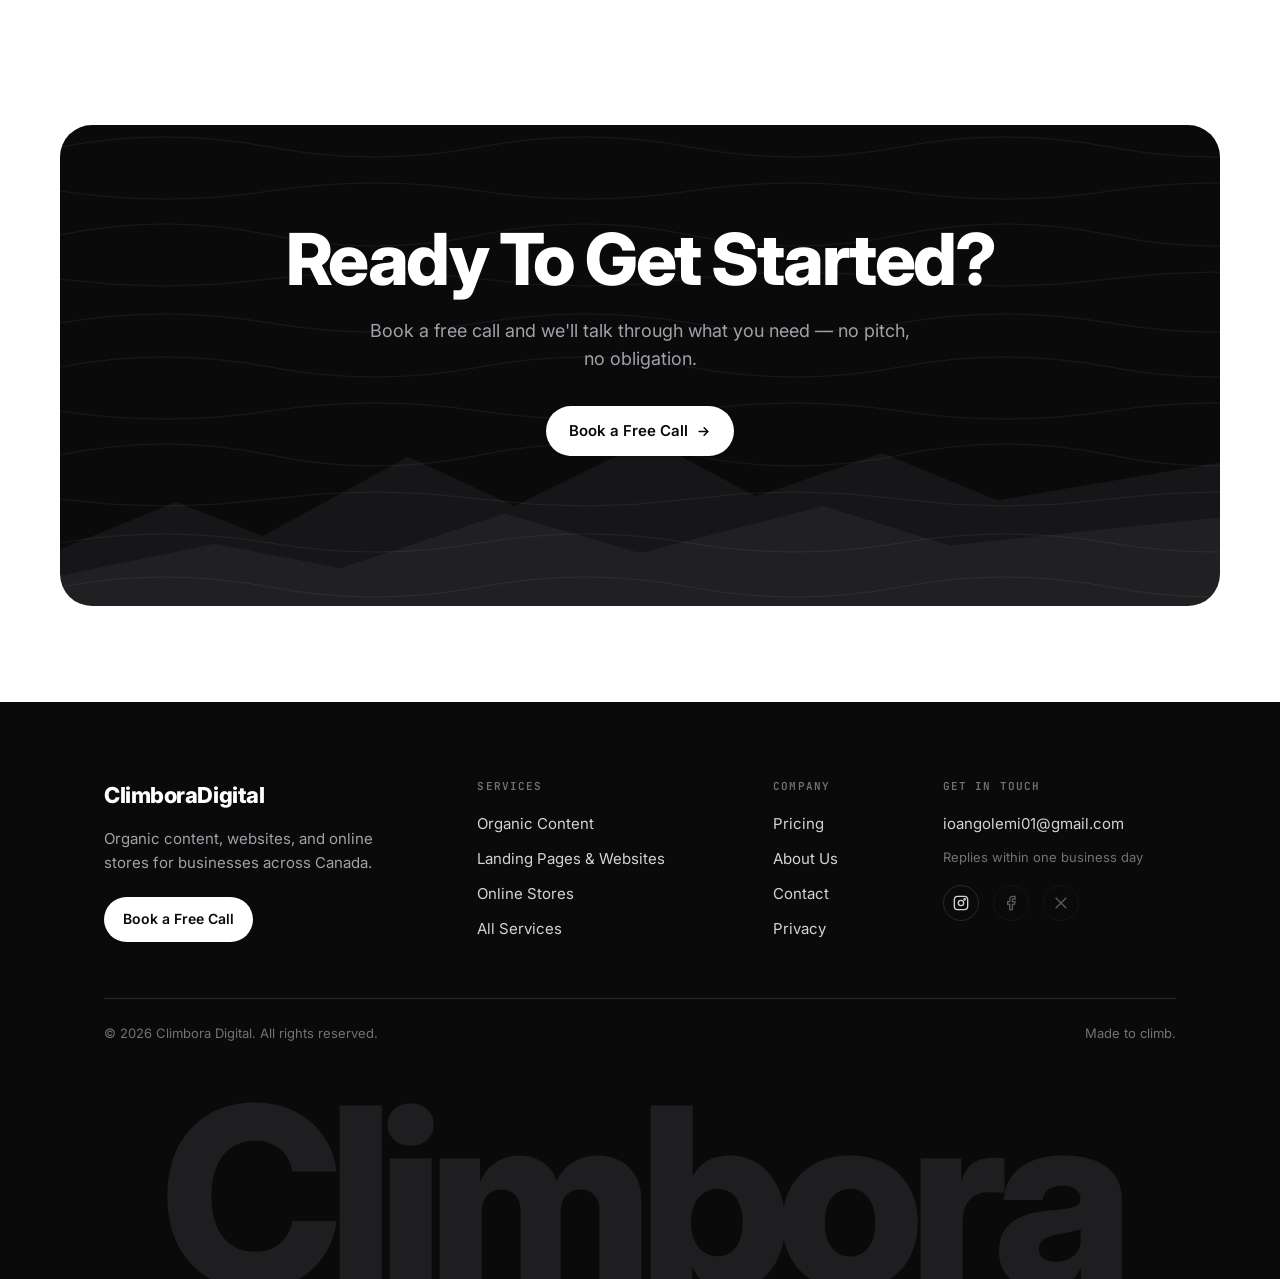
<file: online-stores.html>
<!DOCTYPE html>
<html lang="en">
<head>
<script>document.documentElement.classList.add('js-ready');</script>
<meta charset="UTF-8">
<meta name="viewport" content="width=device-width, initial-scale=1.0">
<title>Online Stores — Climbora Digital</title>
<meta name="description" content="Online stores that are easy for customers to buy from and easy for you to run — products, payments, and shipping set up.">
<link rel="canonical" href="https://climboradigital.com/online-stores">
<meta name="theme-color" content="#0A0A0A">

<link rel="icon" type="image/svg+xml" href="favicon.svg">
<link rel="apple-touch-icon" href="favicon.svg">

<meta property="og:type" content="website">
<meta property="og:url" content="https://climboradigital.com/online-stores">
<meta property="og:site_name" content="Climbora Digital">
<meta property="og:title" content="Online Stores — Climbora Digital">
<meta property="og:description" content="Online stores that are easy for customers to buy from and easy for you to run — products, payments, and shipping set up.">
<meta property="og:image" content="https://climboradigital.com/og-image.png">
<meta property="og:image:width" content="1200">
<meta property="og:image:height" content="630">
<meta property="og:image:alt" content="Climbora Digital — Get Found First. Get Chosen More. Organic content, websites, and online stores.">
<meta property="og:locale" content="en_US">

<meta name="twitter:card" content="summary_large_image">
<meta name="twitter:title" content="Online Stores — Climbora Digital">
<meta name="twitter:description" content="Online stores that are easy for customers to buy from and easy for you to run — products, payments, and shipping set up.">
<meta name="twitter:image" content="https://climboradigital.com/og-image.png">

<link rel="preconnect" href="https://fonts.googleapis.com">
<link rel="preconnect" href="https://fonts.gstatic.com" crossorigin>
<link href="https://fonts.googleapis.com/css2?family=Inter:wght@400;500;600;700;800&family=JetBrains+Mono:wght@400;500;600;700&display=swap" rel="stylesheet">

<!--
  Structured data — helps Google understand what this business is.
  ⚠️ TODO: add Facebook/X to "sameAs" once those handles are claimed too.
  Kept identical to index.html/about.html on purpose — same business entity.
-->
<script type="application/ld+json">
{
  "@context": "https://schema.org",
  "@type": "ProfessionalService",
  "@id": "https://climboradigital.com/#business",
  "name": "Climbora Digital",
  "description": "Digital agency helping businesses grow with organic content, websites and landing pages, and online stores.",
  "url": "https://climboradigital.com/",
  "logo": "https://climboradigital.com/favicon.svg",
  "image": "https://climboradigital.com/og-image.png",
  "email": "ioangolemi01@gmail.com",
  "priceRange": "$",
  "areaServed": {
    "@type": "Country",
    "name": "Canada"
  },
  "serviceType": [
    "Organic Content Creation",
    "Social Media Content",
    "Website Design",
    "Landing Page Design",
    "E-commerce Store Development"
  ],
  "sameAs": ["https://www.instagram.com/climboradigital/"]
}
</script>
<style>
  :root {
    --ink: #0A0A0A;
    --ink-soft: #52525B;
    --line: #E4E4E7;
    --bg: #FFFFFF;
    --bg-alt: #F8F8F8;
    --accent: #0A0A0A;
    --accent-dark: #000000;
    --accent-soft: #F1F1F1;
    --radius: 14px;
    --max: 1120px;
    --font-mono: 'JetBrains Mono', ui-monospace, 'SFMono-Regular', Menlo, monospace;
    /* Seamless topographic tile (420x220).
       Each path starts and ends at the SAME y with the SAME tangent, so tiles
       butt together with no visible jump. Lines are spaced a uniform 44px,
       including across the tile boundary (198 -> 220+22), so the vertical
       rhythm stays even too. Don't shift a single y value without redoing both. */
    --contour: url("data:image/svg+xml,%3Csvg xmlns='http://www.w3.org/2000/svg' width='420' height='220'%3E%3Cg fill='none' stroke='%230A0A0A' stroke-opacity='0.05' stroke-width='1'%3E%3Cpath d='M0 22 Q 105 2 210 22 T 420 22'/%3E%3Cpath d='M0 66 Q 105 82 210 66 T 420 66'/%3E%3Cpath d='M0 110 Q 105 88 210 110 T 420 110'/%3E%3Cpath d='M0 154 Q 105 168 210 154 T 420 154'/%3E%3Cpath d='M0 198 Q 105 180 210 198 T 420 198'/%3E%3C/g%3E%3C/svg%3E");
    --contour-light: url("data:image/svg+xml,%3Csvg xmlns='http://www.w3.org/2000/svg' width='420' height='220'%3E%3Cg fill='none' stroke='%230A0A0A' stroke-opacity='0.04' stroke-width='1'%3E%3Cpath d='M0 22 Q 105 2 210 22 T 420 22'/%3E%3Cpath d='M0 66 Q 105 82 210 66 T 420 66'/%3E%3Cpath d='M0 110 Q 105 88 210 110 T 420 110'/%3E%3Cpath d='M0 154 Q 105 168 210 154 T 420 154'/%3E%3Cpath d='M0 198 Q 105 180 210 198 T 420 198'/%3E%3C/g%3E%3C/svg%3E");
    --contour-dark: url("data:image/svg+xml,%3Csvg xmlns='http://www.w3.org/2000/svg' width='420' height='220'%3E%3Cg fill='none' stroke='%23FFFFFF' stroke-opacity='0.06' stroke-width='1'%3E%3Cpath d='M0 22 Q 105 2 210 22 T 420 22'/%3E%3Cpath d='M0 66 Q 105 82 210 66 T 420 66'/%3E%3Cpath d='M0 110 Q 105 88 210 110 T 420 110'/%3E%3Cpath d='M0 154 Q 105 168 210 154 T 420 154'/%3E%3Cpath d='M0 198 Q 105 180 210 198 T 420 198'/%3E%3C/g%3E%3C/svg%3E");
  }

  * { box-sizing: border-box; margin: 0; padding: 0; }

  html { scroll-behavior: smooth; }

  body {
    font-family: 'Inter', -apple-system, BlinkMacSystemFont, 'Segoe UI', sans-serif;
    color: var(--ink);
    background: var(--bg);
    line-height: 1.6;
    -webkit-font-smoothing: antialiased;
  }

  a { color: inherit; text-decoration: none; }
  img { max-width: 100%; display: block; }

  :focus-visible {
    outline: 2px solid var(--ink);
    outline-offset: 3px;
    border-radius: 4px;
  }
  .cta-band a:focus-visible { outline-color: #fff; }

  .wrap {
    max-width: var(--max);
    margin: 0 auto;
    padding: 0 24px;
  }

  /* ---------- Nav ---------- */
  header {
    position: sticky;
    top: 0;
    z-index: 50;
    background: rgba(255,255,255,0.85);
    backdrop-filter: saturate(180%) blur(10px);
    border-bottom: 1px solid var(--line);
  }

  nav {
    max-width: var(--max);
    margin: 0 auto;
    padding: 18px 24px;
    display: flex;
    align-items: center;
    justify-content: space-between;
  }

  .logo {
    font-weight: 800;
    font-size: 20px;
    letter-spacing: -0.02em;
  }
  .logo span { color: var(--accent); }

  .nav-links {
    display: flex;
    gap: 32px;
    font-size: 15px;
    font-weight: 500;
    color: var(--ink-soft);
  }
  .nav-links a:hover { color: var(--ink); }
  .nav-links a.active { color: var(--ink); }

  .nav-cta {
    display: flex;
    align-items: center;
    gap: 20px;
  }

  .btn {
    display: inline-flex;
    align-items: center;
    justify-content: center;
    gap: 8px;
    padding: 12px 22px;
    border-radius: 999px;
    font-weight: 600;
    font-size: 15px;
    cursor: pointer;
    border: 1px solid transparent;
    transition: transform 0.35s cubic-bezier(0.16, 1, 0.3, 1),
                box-shadow 0.35s cubic-bezier(0.16, 1, 0.3, 1),
                background-color 0.25s ease,
                border-color 0.25s ease;
    white-space: nowrap;
  }
  .btn:active {
    transform: translateY(0) scale(0.97) !important;
    transition-duration: 0.1s;
  }
  .btn-primary {
    background: var(--accent);
    color: #fff;
    box-shadow: 0 1px 2px rgba(0,0,0,0.15);
  }
  .btn-primary:hover {
    background: #2A2A2A;
    transform: translateY(-2px) scale(1.015);
    box-shadow: 0 10px 24px rgba(0,0,0,0.18);
  }
  .btn-ghost {
    background: var(--bg);
    color: var(--ink);
    border-color: var(--line);
  }
  .btn-ghost:hover {
    border-color: var(--ink);
    background: var(--accent-soft);
    transform: translateY(-2px);
  }
  .btn-sm { padding: 10px 18px; font-size: 14px; }

  .menu-toggle {
    display: none;
    width: 40px;
    height: 40px;
    align-items: center;
    justify-content: center;
    border-radius: 10px;
    border: 1px solid var(--line);
    background: #fff;
  }

  .mobile-menu {
    display: none;
    flex-direction: column;
    gap: 4px;
    padding: 12px 24px 20px;
    border-top: 1px solid var(--line);
    background: #fff;
  }
  .mobile-menu.open { display: flex; }
  .mobile-menu a {
    padding: 12px 4px;
    font-size: 15px;
    font-weight: 500;
    color: var(--ink-soft);
    border-bottom: 1px solid var(--line);
  }
  .mobile-menu a:last-of-type { border-bottom: none; }
  .mobile-menu .btn { margin-top: 8px; }

  .eyebrow {
    display: inline-flex;
    align-items: center;
    gap: 9px;
    background: var(--accent-soft);
    color: var(--accent-dark);
    font-family: var(--font-mono);
    font-size: 12px;
    font-weight: 600;
    text-transform: uppercase;
    letter-spacing: 0.06em;
    padding: 6px 14px;
    border-radius: 999px;
    border: 1px solid var(--line);
    margin-bottom: 20px;
  }
  .eyebrow::before {
    content: "";
    width: 0;
    height: 0;
    border-left: 4px solid transparent;
    border-right: 4px solid transparent;
    border-bottom: 7px solid var(--accent);
  }

  h1 {
    font-size: clamp(34px, 5vw, 54px);
    line-height: 1.08;
    letter-spacing: -0.03em;
    font-weight: 800;
    margin-bottom: 22px;
  }

  /* ---------- Section shared ---------- */
  section { padding: 96px 0; }
  .section-head {
    max-width: 620px;
    margin: 0 auto 56px;
    text-align: center;
  }
  .section-head .eyebrow { margin-bottom: 16px; }
  h2 {
    font-size: clamp(28px, 3.4vw, 38px);
    letter-spacing: -0.02em;
    font-weight: 800;
    margin-bottom: 14px;
  }
  .section-head p {
    color: var(--ink-soft);
    font-size: 17px;
  }

  /* ---------- Scroll reveal ---------- */
  .reveal { transition: opacity 0.65s ease, transform 0.65s ease; }
  .js-ready .reveal { opacity: 0; transform: translateY(22px); }
  .js-ready .reveal.in-view { opacity: 1; transform: translateY(0); }
  .services-grid .reveal:nth-child(2) { transition-delay: 0.08s; }
  .services-grid .reveal:nth-child(3) { transition-delay: 0.16s; }
  .services-grid .reveal:nth-child(4) { transition-delay: 0.24s; }
  .check-list .reveal:nth-child(2) { transition-delay: 0.06s; }
  .check-list .reveal:nth-child(3) { transition-delay: 0.12s; }
  .check-list .reveal:nth-child(4) { transition-delay: 0.18s; }

  /* ---------- Services grid (reused for sub-cards) ---------- */
  .services-grid {
    display: grid;
    grid-template-columns: repeat(4, 1fr);
    gap: 20px;
  }
  .service-card {
    border: 1px solid var(--line);
    border-radius: var(--radius);
    padding: 28px 24px;
    background: var(--bg);
    transition: box-shadow 0.15s ease, transform 0.15s ease, opacity 0.65s ease;
  }
  .service-card:hover {
    box-shadow: 0 12px 32px rgba(15,23,42,0.08);
    transform: translateY(-3px);
  }
  .service-icon {
    width: 44px;
    height: 44px;
    background: var(--accent-soft);
    color: var(--accent-dark);
    display: flex;
    align-items: center;
    justify-content: center;
    margin-bottom: 18px;
    clip-path: polygon(22% 0%, 100% 0%, 100% 100%, 0% 100%, 0% 22%);
  }
  .service-card h3 {
    font-size: 17px;
    font-weight: 700;
    margin-bottom: 8px;
  }
  .service-card p {
    font-size: 14.5px;
    color: var(--ink-soft);
  }

  /* ---------- Page hero (Services, About) ---------- */
  .page-hero {
    padding: 96px 0 72px;
    text-align: center;
    background:
      radial-gradient(700px circle at 50% -10%, var(--accent-soft), transparent 60%),
      var(--contour);
    background-repeat: no-repeat, repeat;
  }
  .page-hero .wrap { max-width: 700px; }
  .page-hero h1 { margin-bottom: 16px; }
  .page-hero p { color: var(--ink-soft); font-size: 18px; }

  /* ---------- Service pillar blocks ---------- */
  .service-block { padding: 88px 0; }
  .service-block-alt { background: var(--bg-alt) var(--contour-light); }
  .service-block-head { max-width: 640px; margin: 0 auto 48px; text-align: center; }
  .service-block-head h2 { margin-bottom: 12px; }
  .service-block-head p { color: var(--ink-soft); font-size: 17px; }
  .services-grid.cols-3 { grid-template-columns: repeat(3, 1fr); }
  .services-grid.cols-2 { grid-template-columns: repeat(2, 1fr); max-width: 760px; margin: 0 auto; }

  .check-list { max-width: 640px; margin: 0 auto; display: grid; gap: 16px; }
  .check-list li {
    display: flex;
    align-items: flex-start;
    gap: 12px;
    list-style: none;
    color: var(--ink-soft);
    font-size: 16px;
  }
  .check-list svg { flex-shrink: 0; margin-top: 3px; color: var(--accent); }

  /* ---------- CTA band ---------- */
  .cta-band {
    position: relative;
    overflow: hidden;
    background: var(--ink);
    color: #fff;
    border-radius: 24px;
    padding: 64px 48px;
    text-align: center;
    margin: 0 24px;
  }
  .cta-band::before {
    content: "";
    position: absolute;
    inset: 0;
    background-image: var(--contour-dark);
    pointer-events: none;
  }
  .cta-band > * { position: relative; z-index: 1; }
  .cta-band h2 { color: #fff; }
  .cta-band p { color: #A1A1AA; max-width: 480px; margin: 0 auto 32px; font-size: 17px; }
  .cta-band .btn-primary { background: #fff; color: var(--ink); }
  .cta-band .btn-primary:hover { background: #E4E4E7; }

  /* ---------- Footer ---------- */
  footer {
    border-top: 1px solid var(--line);
    padding: 48px 0 32px;
  }
  .footer-inner {
    display: flex;
    justify-content: space-between;
    align-items: center;
    flex-wrap: wrap;
    gap: 16px;
  }
  .footer-links {
    display: flex;
    gap: 24px;
    font-size: 14px;
    color: var(--ink-soft);
  }
  .footer-social { display: flex; gap: 14px; }
  .footer-social a {
    width: 36px;
    height: 36px;
    border-radius: 50%;
    border: 1px solid var(--line);
    display: flex;
    align-items: center;
    justify-content: center;
    color: var(--ink-soft);
  }
  .footer-social a:hover { color: var(--accent); border-color: var(--accent); }
  .footer-social a.is-placeholder { cursor: default; opacity: 0.4; }
  .footer-social a.is-placeholder:hover { color: var(--ink-soft); border-color: var(--line); }
  .footer-bottom {
    margin-top: 32px;
    padding-top: 24px;
    border-top: 1px solid var(--line);
    font-size: 13px;
    color: var(--ink-soft);
    display: flex;
    justify-content: space-between;
    flex-wrap: wrap;
    gap: 8px;
  }

  /* ---------- Scroll progress ---------- */
  .scroll-progress {
    display: none;
    position: fixed;
    top: 0;
    left: 0;
    width: 0%;
    height: 3px;
    background: var(--ink);
    z-index: 200;
    transition: width 0.1s linear;
  }
  .js-ready .scroll-progress { display: block; }

  /* ---------- Page transition ----------
     Crossfades between pages instead of the default instant flash. No-JS:
     body has no opacity rule outside .js-ready, so it's always fully visible
     immediately — same progressive-enhancement pattern as .reveal elsewhere. */
  body { transition: opacity 0.2s ease; }
  .js-ready body { opacity: 0; }
  .js-ready body.page-ready { opacity: 1; }
  .js-ready body.page-leaving { opacity: 0; }


  /* ---------- Offer pages ---------- */
  .page-hero .hero-cta { margin-top: 28px; }
  a.service-card { display: block; }
  .card-more {
    display: inline-block;
    margin-top: 14px;
    font-family: var(--font-mono);
    font-size: 12px;
    font-weight: 600;
    text-transform: uppercase;
    letter-spacing: 0.06em;
    color: var(--ink);
  }

  /* ---------- Responsive ---------- */
  @media (max-width: 900px) {
    .services-grid { grid-template-columns: repeat(2, 1fr); }
    .services-grid.cols-3 { grid-template-columns: repeat(2, 1fr); }
  }

  @media (max-width: 680px) {
    .services-grid.cols-2 { grid-template-columns: 1fr; }
    .nav-links { display: none; }
    .nav-cta .btn-primary.btn-sm { display: none; }
    .menu-toggle { display: inline-flex; cursor: pointer; }
    .services-grid { grid-template-columns: 1fr; }
    .services-grid.cols-3 { grid-template-columns: 1fr; }
    .cta-band { padding: 48px 24px; margin: 0 16px; }
    section { padding: 64px 0; }
    .service-block { padding: 64px 0; }
    .page-hero { padding: 72px 0 56px; }
  }

  /* ---------- Reduced motion ---------- */
  @media (prefers-reduced-motion: reduce) {
    html { scroll-behavior: auto; }
    *, *::before, *::after {
      animation-duration: 0.01ms !important;
      animation-iteration-count: 1 !important;
      transition-duration: 0.01ms !important;
    }
    .js-ready .reveal { opacity: 1 !important; transform: none !important; }
    .btn:hover { transform: none !important; }
    .service-card:hover { transform: none !important; }
  }
</style>
<script type="application/ld+json">
{
  "@context": "https://schema.org",
  "@type": "FAQPage",
  "mainEntity": [
    {
      "@type": "Question",
      "name": "Can I manage the store myself?",
      "acceptedAnswer": {
        "@type": "Answer",
        "text": "Yes. Stores are set up so you can add products, change prices, and track orders yourself, and we walk you through it before launch."
      }
    },
    {
      "@type": "Question",
      "name": "Can you move my existing store?",
      "acceptedAnswer": {
        "@type": "Answer",
        "text": "Usually, yes. Tell us what you use today on the free call and we will let you know what is involved."
      }
    },
    {
      "@type": "Question",
      "name": "How do I get paid?",
      "acceptedAnswer": {
        "@type": "Answer",
        "text": "We connect a secure payment provider to your store, so customers pay at checkout and the money goes to you."
      }
    },
    {
      "@type": "Question",
      "name": "How long does a store take?",
      "acceptedAnswer": {
        "@type": "Answer",
        "text": "A store typically takes a few weeks depending on its size. You get a timeline before anything starts."
      }
    }
  ]
}
</script>
<link rel="stylesheet" href="/site.css?v=8">
<script src="/site.js?v=8" defer></script>
</head>
<body>

<div class="scroll-progress" id="scroll-progress"></div>

<header>
  <nav>
    <a href="/" class="logo">Climbora<span>Digital</span></a>
    <div class="nav-links">
      <a href="/">Home</a>
      <div class="nav-drop">
        <a href="/services" class="active">Services</a>
        <div class="nav-panel"><div class="nav-panel-in">
          <a href="/organic-content"><span class="ni"><svg viewBox="0 0 24 24" fill="none" stroke="currentColor" stroke-width="2" stroke-linecap="round" stroke-linejoin="round"><path d="M12 20h9"/><path d="M16.5 3.5a2.12 2.12 0 013 3L7 19l-4 1 1-4L16.5 3.5z"/></svg></span><span><b>Organic Content</b><small>Grow an audience without ads</small></span></a>
          <a href="/websites"><span class="ni"><svg viewBox="0 0 24 24" fill="none" stroke="currentColor" stroke-width="2" stroke-linecap="round" stroke-linejoin="round"><rect x="2" y="3" width="20" height="14" rx="2"/><path d="M8 21h8M12 17v4"/></svg></span><span><b>Landing Pages &amp; Websites</b><small>Turn visitors into customers</small></span></a>
          <a href="/online-stores"><span class="ni"><svg viewBox="0 0 24 24" fill="none" stroke="currentColor" stroke-width="2" stroke-linecap="round" stroke-linejoin="round"><path d="M6 2L3 6v14a2 2 0 002 2h14a2 2 0 002-2V6l-3-4z"/><path d="M3 6h18"/><path d="M16 10a4 4 0 01-8 0"/></svg></span><span><b>Online Stores</b><small>Start selling online</small></span></a>
        </div></div>
      </div>
      <a href="/pricing">Pricing</a>
      <a href="/about">About Us</a>
    </div>
    <div class="nav-cta">
      <a href="/#contact" class="btn btn-primary btn-sm" data-cta="book">Book a Free Call</a>
      <button class="menu-toggle" id="menu-toggle" aria-label="Open menu" aria-expanded="false">
        <svg width="20" height="20" viewBox="0 0 24 24" fill="none" stroke="currentColor" stroke-width="2"><path d="M4 6h16M4 12h16M4 18h16"/></svg>
      </button>
    </div>
  </nav>
  <div class="mobile-menu" id="mobile-menu">
    <a href="/">Home</a>
    <a href="/services">Services</a>
    <a href="/pricing">Pricing</a>
    <a href="/about">About Us</a>
    <a href="/#contact" class="btn btn-primary btn-sm" data-cta="book">Book a Free Call</a>
  </div>
</header>

<main>

  <!-- ===================== PAGE HERO ===================== -->
  <section class="page-hero offer-hero">
    <div class="wrap offer-hero-grid">
      <div class="offer-hero-text">
        <div class="eyebrow">Online Stores</div>
        <h1>Start Selling Online — The Right Way</h1>
        <p>Whether you're moving an existing shop online or launching something new, we set up a store that's easy for customers to buy from and easy for you to run day to day.</p>
        <div class="hero-cta">
          <a href="/#contact" class="btn btn-primary" data-cta="book">Book a Free Call</a>
          <a href="/pricing#stores" class="btn btn-ghost">See Pricing</a>
        </div>
      </div>
      <div class="mini-stage mini-stage--stores" aria-hidden="true">
        <div class="mock mock-store back d1">
          <div class="screen">
            <div class="store-img"><svg class="fill" viewBox="0 0 100 82" preserveAspectRatio="xMidYMid meet"><rect x="34" y="16" width="32" height="10" rx="3" fill="#A1A1AA"/><rect x="28" y="24" width="44" height="50" rx="9" fill="#D4D4D8"/><rect x="36" y="40" width="28" height="16" rx="2" fill="#FAFAFA"/><rect x="41" y="45" width="18" height="2.5" rx="1.2" fill="#A1A1AA"/><rect x="41" y="50" width="12" height="2.5" rx="1.2" fill="#D4D4D8"/></svg></div>
            <div class="store-title"></div>
            <div class="store-sub"></div>
            <div class="store-row"><span class="store-price"></span><span class="store-qty"></span></div>
            <div class="store-btn">Add to Cart</div>
          </div>
        </div>
        <div class="mock mock-store front d2">
          <div class="screen">
            <div class="store-cart"><svg viewBox="0 0 24 24" fill="none" stroke="currentColor" stroke-width="2.2" stroke-linecap="round" stroke-linejoin="round"><circle cx="9" cy="21" r="1"/><circle cx="20" cy="21" r="1"/><path d="M1 1h4l2.68 13.39a2 2 0 002 1.61h9.72a2 2 0 002-1.61L23 6H6"/></svg><b>1</b></div>
            <div class="store-img"><svg class="fill" viewBox="0 0 100 82" preserveAspectRatio="xMidYMid meet"><rect x="34" y="16" width="32" height="10" rx="3" fill="#A1A1AA"/><rect x="28" y="24" width="44" height="50" rx="9" fill="#D4D4D8"/><rect x="36" y="40" width="28" height="16" rx="2" fill="#FAFAFA"/><rect x="41" y="45" width="18" height="2.5" rx="1.2" fill="#A1A1AA"/><rect x="41" y="50" width="12" height="2.5" rx="1.2" fill="#D4D4D8"/></svg></div>
            <div class="store-title"></div>
            <div class="store-sub"></div>
            <div class="store-row"><span class="store-price"></span><span class="store-qty"></span></div>
            <div class="store-btn">Add to Cart</div>
          </div>
        </div>
        <div class="mock-toast t1"><span class="ti"><svg viewBox="0 0 24 24" fill="none" stroke="currentColor" stroke-width="2.2" stroke-linecap="round" stroke-linejoin="round"><path d="M6 2L3 6v14a2 2 0 002 2h14a2 2 0 002-2V6l-3-4z"/><path d="M3 6h18"/><path d="M16 10a4 4 0 01-8 0"/></svg></span>New order received</div>
        <div class="mock-toast t2"><span class="ti"><svg viewBox="0 0 24 24" fill="none" stroke="currentColor" stroke-width="2.2" stroke-linecap="round" stroke-linejoin="round"><rect x="1" y="4" width="22" height="16" rx="2"/><path d="M1 10h22"/></svg></span>Payment confirmed</div>
      </div>
    </div>
  </section>

  <!-- ===================== DEMO: MINI STORE ===================== -->
  <section class="demo-sec">
    <div class="wrap">
      <div class="service-block-head">
        <div class="eyebrow">Try It Yourself</div>
        <h2>Buying Should Feel This Easy</h2>
        <p>A tiny working store. Add something to the cart and check out.</p>
      </div>
      <div class="shop">
        <div class="shop-items">
          <div class="shop-item">
            <div class="shop-img"><svg viewBox="0 0 100 100"><rect x="34" y="20" width="32" height="10" rx="3" fill="#A1A1AA"/><rect x="28" y="28" width="44" height="52" rx="9" fill="#D4D4D8"/><rect x="36" y="46" width="28" height="16" rx="2" fill="#FAFAFA"/><rect x="41" y="51" width="18" height="2.500" rx="1.200" fill="#A1A1AA"/><rect x="41" y="56" width="12" height="2.500" rx="1.200" fill="#D4D4D8"/></svg></div>
            <h3>Trail Candle</h3>
            <p>$18</p>
            <button type="button" class="shop-add" data-name="Trail Candle" data-price="18">Add To Cart</button>
          </div>
          <div class="shop-item">
            <div class="shop-img"><svg viewBox="0 0 100 100"><path d="M64 44h6a9 9 0 019 9v5a9 9 0 01-9 9h-6" fill="none" stroke="#A1A1AA" stroke-width="5"/><rect x="24" y="34" width="42" height="44" rx="7" fill="#D4D4D8"/><rect x="24" y="34" width="42" height="9" rx="4.500" fill="#A1A1AA"/></svg></div>
            <h3>Summit Mug</h3>
            <p>$24</p>
            <button type="button" class="shop-add" data-name="Summit Mug" data-price="24">Add To Cart</button>
          </div>
          <div class="shop-item">
            <div class="shop-img"><svg viewBox="0 0 100 100"><rect x="20" y="34" width="60" height="38" rx="19" fill="#D4D4D8"/><path d="M34 35v36M46 34v38M58 34v38" stroke="#FAFAFA" stroke-width="4"/><circle cx="69" cy="53" r="11" fill="#A1A1AA"/><circle cx="69" cy="53" r="5" fill="#D4D4D8"/></svg></div>
            <h3>Camp Blanket</h3>
            <p>$48</p>
            <button type="button" class="shop-add" data-name="Camp Blanket" data-price="48">Add To Cart</button>
          </div>
        </div>
        <aside class="shop-cart" aria-label="Demo cart" aria-live="polite">
          <ol class="shop-steps">
            <li class="on">Cart</li><li>Details</li><li>Payment</li><li>Done</li>
          </ol>
          <div class="cart-body"></div>
          <div class="cart-total"><span>Total</span><b>$0</b></div>
          <button type="button" class="cart-go" disabled>Check Out</button>
        </aside>
      </div>
      <p class="demo-note">Demo products and prices. Nothing is really for sale and nothing gets charged.</p>
    </div>
  </section>

  <!-- ===================== WHAT'S INCLUDED ===================== -->
  <section class="service-block">
    <div class="wrap">
      <div class="service-block-head">
        <div class="eyebrow">What's Included</div>
        <h2>What You Get</h2>
        <p>Exactly what's included depends on your package. <a href="/pricing#stores" class="inline-link">See pricing</a></p>
      </div>
      <div class="bento">
        <div class="service-card reveal feature">
          <span class="card-num">01</span>
          <div class="service-icon"><svg viewBox="0 0 24 24" fill="none" stroke="currentColor" stroke-width="2" stroke-linecap="round" stroke-linejoin="round" width="22" height="22"><path d="M6 2L3 6v14a2 2 0 002 2h14a2 2 0 002-2V6l-3-4z"/><path d="M3 6h18"/><path d="M16 10a4 4 0 01-8 0"/></svg></div>
          <h3>Store Setup</h3>
          <p>Your products, photos, and descriptions laid out cleanly so shoppers find what they want fast.</p>
        </div>
        <div class="service-card reveal">
          <span class="card-num">02</span>
          <div class="service-icon"><svg viewBox="0 0 24 24" fill="none" stroke="currentColor" stroke-width="2" stroke-linecap="round" stroke-linejoin="round" width="22" height="22"><rect x="1" y="4" width="22" height="16" rx="2"/><path d="M1 10h22"/></svg></div>
          <h3>Payments &amp; Shipping</h3>
          <p>Secure checkout, payment options, and shipping settings configured and tested before launch.</p>
        </div>
        <div class="service-card reveal">
          <span class="card-num">03</span>
          <div class="service-icon"><svg viewBox="0 0 24 24" fill="none" stroke="currentColor" stroke-width="2" stroke-linecap="round" stroke-linejoin="round" width="22" height="22"><circle cx="12" cy="12" r="3"/><path d="M12 1v4M12 19v4M4.22 4.22l2.83 2.83M16.95 16.95l2.83 2.83M1 12h4M19 12h4M4.22 19.78l2.83-2.83M16.95 7.05l2.83-2.83"/></svg></div>
          <h3>Easy To Manage</h3>
          <p>A store you can update yourself — add products, change prices, and track orders without calling us.</p>
        </div>
        <div class="service-card reveal">
          <span class="card-num">04</span>
          <div class="service-icon"><svg viewBox="0 0 24 24" fill="none" stroke="currentColor" stroke-width="2" stroke-linecap="round" stroke-linejoin="round" width="22" height="22"><rect x="6" y="2" width="12" height="20" rx="3"/><path d="M11 18h2"/></svg></div>
          <h3>Made For Phones</h3>
          <p>A quick checkout on a small screen, where plenty of people do their shopping.</p>
        </div>
        <div class="service-card reveal">
          <span class="card-num">05</span>
          <div class="service-icon"><svg viewBox="0 0 24 24" fill="none" stroke="currentColor" stroke-width="2" stroke-linecap="round" stroke-linejoin="round" width="22" height="22"><path d="M20.6 13.4l-7.2 7.2a2 2 0 01-2.8 0L2 12V2h10l8.6 8.6a2 2 0 010 2.8z"/><circle cx="7" cy="7" r="1"/></svg></div>
          <h3>Product Pages That Sell</h3>
          <p>Clear photos, descriptions, and options, so shoppers can decide quickly.</p>
        </div>
        <div class="service-card reveal wide">
          <span class="card-num">06</span>
          <div class="service-icon"><svg viewBox="0 0 24 24" fill="none" stroke="currentColor" stroke-width="2" stroke-linecap="round" stroke-linejoin="round" width="22" height="22"><path d="M17 21v-2a4 4 0 00-4-4H5a4 4 0 00-4 4v2"/><circle cx="9" cy="7" r="4"/><path d="M23 21v-2a4 4 0 00-3-3.9M16 3.1a4 4 0 010 7.8"/></svg></div>
          <h3>A Launch Walkthrough</h3>
          <p>We show you how to run the store day to day before handing it over.</p>
        </div>
      </div>
    </div>
  </section>

  <!-- ===================== STEPS ===================== -->
  <section class="steps-sec">
    <div class="wrap">
      <div class="service-block-head">
        <div class="eyebrow">How It Works</div>
        <h2>From Product List To First Order</h2>
        <p>Clear steps, with no surprises along the way.</p>
      </div>
      <ol class="steps-line">
        <li class="reveal">
          <span class="sl-num">1</span>
          <h3>Plan The Store</h3>
          <p>We go through your products, your pricing, and how you ship.</p>
        </li>
        <li class="reveal">
          <span class="sl-num">2</span>
          <h3>Build</h3>
          <p>We set up your store, your products, and your pages.</p>
        </li>
        <li class="reveal">
          <span class="sl-num">3</span>
          <h3>Test Checkout</h3>
          <p>We run test orders from cart to confirmation.</p>
        </li>
        <li class="reveal">
          <span class="sl-num">4</span>
          <h3>Launch And Hand Over</h3>
          <p>We go live and show you how to run it day to day.</p>
        </li>
      </ol>
    </div>
  </section>

  <!-- ===================== GOOD FIT ===================== -->
  <section class="service-block service-block-alt">
    <div class="wrap">
      <div class="service-block-head">
        <div class="eyebrow">Is This You?</div>
        <h2>A Good Fit If You…</h2>
      </div>
      <ul class="check-list fit-grid">
        <li class="reveal">
          <svg width="18" height="18" viewBox="0 0 24 24" fill="none" stroke="currentColor" stroke-width="2.5"><path d="M20 6L9 17l-5-5"/></svg>
          Sell products in person and want to start selling them online too.
        </li>
        <li class="reveal">
          <svg width="18" height="18" viewBox="0 0 24 24" fill="none" stroke="currentColor" stroke-width="2.5"><path d="M20 6L9 17l-5-5"/></svg>
          Have a store that looks dated, is hard to use, or loses people at checkout.
        </li>
        <li class="reveal">
          <svg width="18" height="18" viewBox="0 0 24 24" fill="none" stroke="currentColor" stroke-width="2.5"><path d="M20 6L9 17l-5-5"/></svg>
          Want to manage products and orders yourself without a developer on call.
        </li>
        <li class="reveal">
          <svg width="18" height="18" viewBox="0 0 24 24" fill="none" stroke="currentColor" stroke-width="2.5"><path d="M20 6L9 17l-5-5"/></svg>
          Are launching a product and want the store done right from day one.
        </li>
      </ul>
    </div>
  </section>

  <!-- ===================== FAQ =====================
       Answers are matched by the FAQPage JSON-LD in <head>. Keep the two in sync. -->
  <section class="faq-sec">
    <div class="wrap">
      <div class="section-head">
        <div class="eyebrow">Questions</div>
        <h2>Good To Know</h2>
        <p>If something is not covered here, just ask.</p>
      </div>
      <div class="faq-list" data-local>
        <div class="faq-item">
          <button class="faq-q" type="button" aria-expanded="false">Can I manage the store myself?</button>
          <div class="faq-a"><p>Yes. Stores are set up so you can add products, change prices, and track orders yourself, and we walk you through it before launch.</p></div>
        </div>
        <div class="faq-item">
          <button class="faq-q" type="button" aria-expanded="false">Can you move my existing store?</button>
          <div class="faq-a"><p>Usually, yes. Tell us what you use today on the free call and we will let you know what is involved.</p></div>
        </div>
        <div class="faq-item">
          <button class="faq-q" type="button" aria-expanded="false">How do I get paid?</button>
          <div class="faq-a"><p>We connect a secure payment provider to your store, so customers pay at checkout and the money goes to you.</p></div>
        </div>
        <div class="faq-item">
          <button class="faq-q" type="button" aria-expanded="false">How long does a store take?</button>
          <div class="faq-a"><p>A store typically takes a few weeks depending on its size. You get a timeline before anything starts.</p></div>
        </div>
      </div>
    </div>
  </section>

  <!-- ===================== OTHER SERVICES ===================== -->
  <section class="service-block">
    <div class="wrap">
      <div class="service-block-head">
        <div class="eyebrow">Also Available</div>
        <h2>Other Ways We Can Help</h2>
      </div>
      <div class="services-grid cols-2">
        <a href="/organic-content" class="service-card reveal">
          <div class="service-icon">
            <svg width="22" height="22" viewBox="0 0 24 24" fill="none" stroke="currentColor" stroke-width="2"><path d="M12 20h9"/><path d="M16.5 3.5a2.12 2.12 0 013 3L7 19l-4 1 1-4L16.5 3.5z"/></svg>
          </div>
          <h3>Organic Content</h3>
          <p>Social and website content that grows your audience and brings customers in — without paying for ads.</p>
          <span class="card-more">Learn more <span class="arrow">&rarr;</span></span>
        </a>
        <a href="/websites" class="service-card reveal">
          <div class="service-icon">
            <svg width="22" height="22" viewBox="0 0 24 24" fill="none" stroke="currentColor" stroke-width="2"><rect x="2" y="3" width="20" height="14" rx="2"/><path d="M8 21h8M12 17v4"/></svg>
          </div>
          <h3>Landing Pages &amp; Websites</h3>
          <p>Fast, clean sites and focused landing pages built to turn visitors into calls, bookings, and sales.</p>
          <span class="card-more">Learn more <span class="arrow">&rarr;</span></span>
        </a>
      </div>
    </div>
  </section>

  <!-- ===================== CTA BAND ===================== -->
  <section>
    <div class="cta-band">
      <h2>Ready To Get Started?</h2>
      <p>Book a free call and we'll talk through what you need — no pitch, no obligation.</p>
      <a href="/#contact" class="btn btn-primary" data-cta="book">Book a Free Call</a>
    </div>
  </section>

</main>

<footer>
  <div class="wrap">
    <div class="footer-top">
      <div class="footer-brand">
        <a href="/" class="logo">Climbora<span>Digital</span></a>
        <p>Organic content, websites, and online stores for businesses across Canada.</p>
        <a href="/#contact" class="btn btn-primary btn-sm" data-cta="book">Book a Free Call</a>
      </div>
      <nav class="footer-col" aria-label="Services">
        <div class="footer-label">Services</div>
        <a href="/organic-content">Organic Content</a>
        <a href="/websites">Landing Pages &amp; Websites</a>
        <a href="/online-stores">Online Stores</a>
        <a href="/services">All Services</a>
      </nav>
      <nav class="footer-col" aria-label="Company">
        <div class="footer-label">Company</div>
        <a href="/pricing">Pricing</a>
        <a href="/about">About Us</a>
        <a href="/#contact">Contact</a>
        <a href="/privacy">Privacy</a>
      </nav>
      <div class="footer-col">
        <div class="footer-label">Get In Touch</div>
        <a href="mailto:ioangolemi01@gmail.com">ioangolemi01@gmail.com</a>
        <small>Replies within one business day</small>
        <div class="footer-social">
          <a href="https://www.instagram.com/climboradigital/" target="_blank" rel="noopener" aria-label="Climbora Digital on Instagram">
            <svg width="16" height="16" viewBox="0 0 24 24" fill="none" stroke="currentColor" stroke-width="2"><rect x="2" y="2" width="20" height="20" rx="5"/><circle cx="12" cy="12" r="4"/><circle cx="17.5" cy="6.5" r="1"/></svg>
          </a>
          <!-- Facebook page not live yet: placeholder, not a link. To activate, add
               href="https://facebook.com/YOURPAGE" target="_blank" rel="noopener", remove
               class="is-placeholder" and aria-disabled, and add the URL to "sameAs" in the JSON-LD. -->
          <a class="is-placeholder" aria-label="Facebook (coming soon)" aria-disabled="true">
            <svg width="16" height="16" viewBox="0 0 24 24" fill="none" stroke="currentColor" stroke-width="2"><path d="M18 2h-3a5 5 0 00-5 5v3H7v4h3v8h4v-8h3l1-4h-4V7a1 1 0 011-1h3z"/></svg>
          </a>
          <!-- X account not live yet: same activation steps as Facebook. -->
          <a class="is-placeholder" aria-label="X (coming soon)" aria-disabled="true">
            <svg width="16" height="16" viewBox="0 0 24 24" fill="none" stroke="currentColor" stroke-width="2"><path d="M4 4l16 16M20 4L4 20"/></svg>
          </a>
        </div>
      </div>
    </div>
    <div class="footer-bottom">
      <span>© <span id="year"></span> Climbora Digital. All rights reserved.</span>
      <span>Made to climb.</span>
    </div>
    <div class="footer-wordmark" aria-hidden="true">Climbora</div>
  </div>
</footer>

<script>
  /* ============================================================
     CONFIG — keep in sync with index.html
     ============================================================ */
  var BOOKING_URL = 'https://cal.com/xecutiv/30min';
  /* ============================================================ */

  if (BOOKING_URL) {
    document.querySelectorAll('[data-cta="book"]').forEach(function (el) {
      el.href = BOOKING_URL;
      el.target = '_blank';
      el.rel = 'noopener';
    });
  }

  var prefersReducedMotion = window.matchMedia('(prefers-reduced-motion: reduce)').matches;

  document.getElementById('year').textContent = new Date().getFullYear();

  var menuToggle = document.getElementById('menu-toggle');
  var mobileMenu = document.getElementById('mobile-menu');
  menuToggle.addEventListener('click', function () {
    var isOpen = mobileMenu.classList.toggle('open');
    menuToggle.setAttribute('aria-expanded', isOpen);
  });
  mobileMenu.querySelectorAll('a').forEach(function (link) {
    link.addEventListener('click', function () {
      mobileMenu.classList.remove('open');
      menuToggle.setAttribute('aria-expanded', 'false');
    });
  });

  var scrollProgress = document.getElementById('scroll-progress');
  function updateScrollProgress() {
    var scrollTop = window.scrollY || document.documentElement.scrollTop;
    var docHeight = document.documentElement.scrollHeight - document.documentElement.clientHeight;
    var pct = docHeight > 0 ? (scrollTop / docHeight) * 100 : 0;
    scrollProgress.style.width = pct + '%';
  }
  window.addEventListener('scroll', updateScrollProgress, { passive: true });
  window.addEventListener('resize', updateScrollProgress);
  updateScrollProgress();

  var revealEls = document.querySelectorAll('.reveal');
  var revealObserver = new IntersectionObserver(function (entries) {
    entries.forEach(function (entry) {
      if (entry.isIntersecting) {
        entry.target.classList.add('in-view');
        revealObserver.unobserve(entry.target);
      }
    });
  }, { threshold: 0.15 });
  revealEls.forEach(function (el) { revealObserver.observe(el); });

  // Page transition — see index.html for the full explanation. Must run
  // AFTER the BOOKING_URL block above so booking links already have
  // target="_blank" set and get correctly skipped here.
  if (prefersReducedMotion) {
    document.body.classList.add('page-ready');
  } else {
    requestAnimationFrame(function () {
      requestAnimationFrame(function () {
        document.body.classList.add('page-ready');
      });
    });

    document.querySelectorAll('a[href]').forEach(function (link) {
      if (link.target === '_blank') return;
      if (link.hostname && link.hostname !== window.location.hostname) return;
      var href = link.getAttribute('href');
      if (!href || href.charAt(0) === '#') return;
      if (href.indexOf('mailto:') === 0 || href.indexOf('tel:') === 0) return;

      link.addEventListener('click', function (e) {
        if (e.defaultPrevented || e.button !== 0 || e.metaKey || e.ctrlKey || e.shiftKey || e.altKey) return;
        var target = link.href;
        e.preventDefault();
        document.body.classList.remove('page-ready');
        document.body.classList.add('page-leaving');
        window.setTimeout(function () { window.location.href = target; }, 180);
      });
    });
  }
</script>
</body>
</html>
</file>
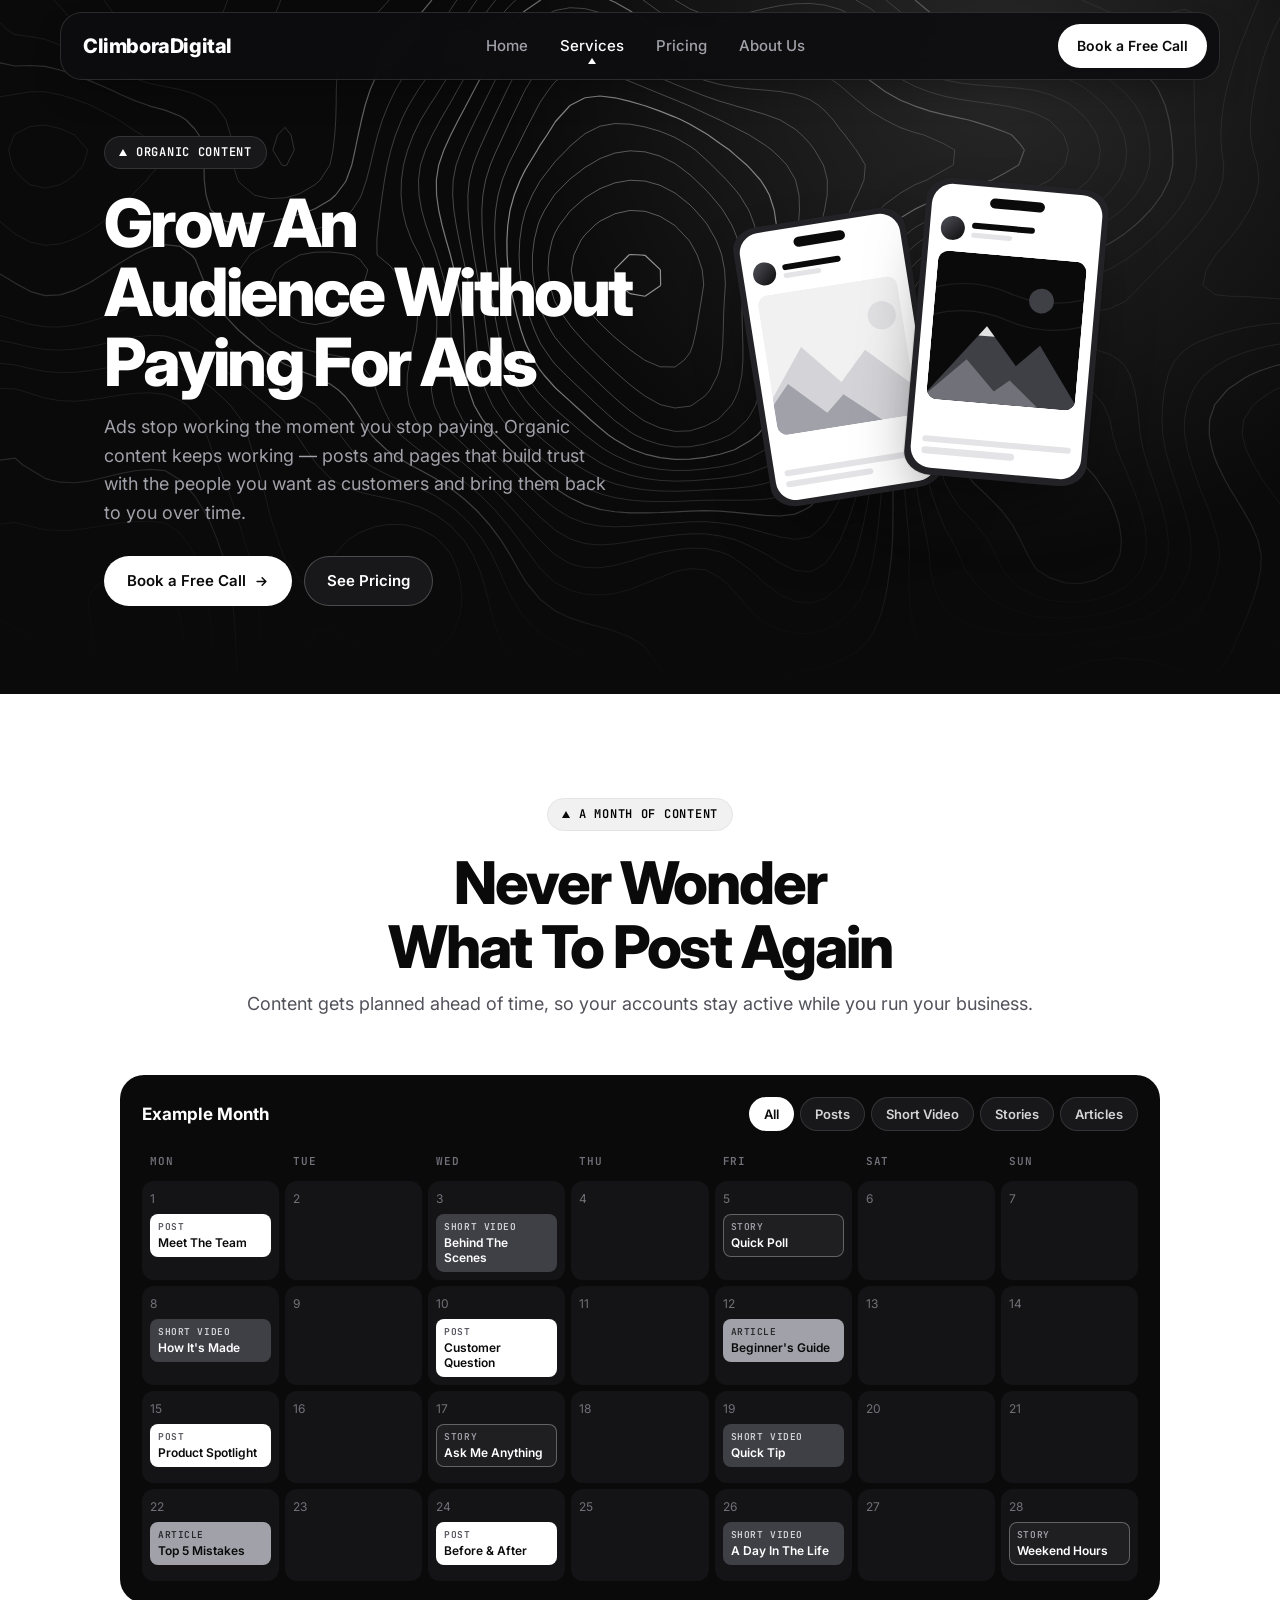
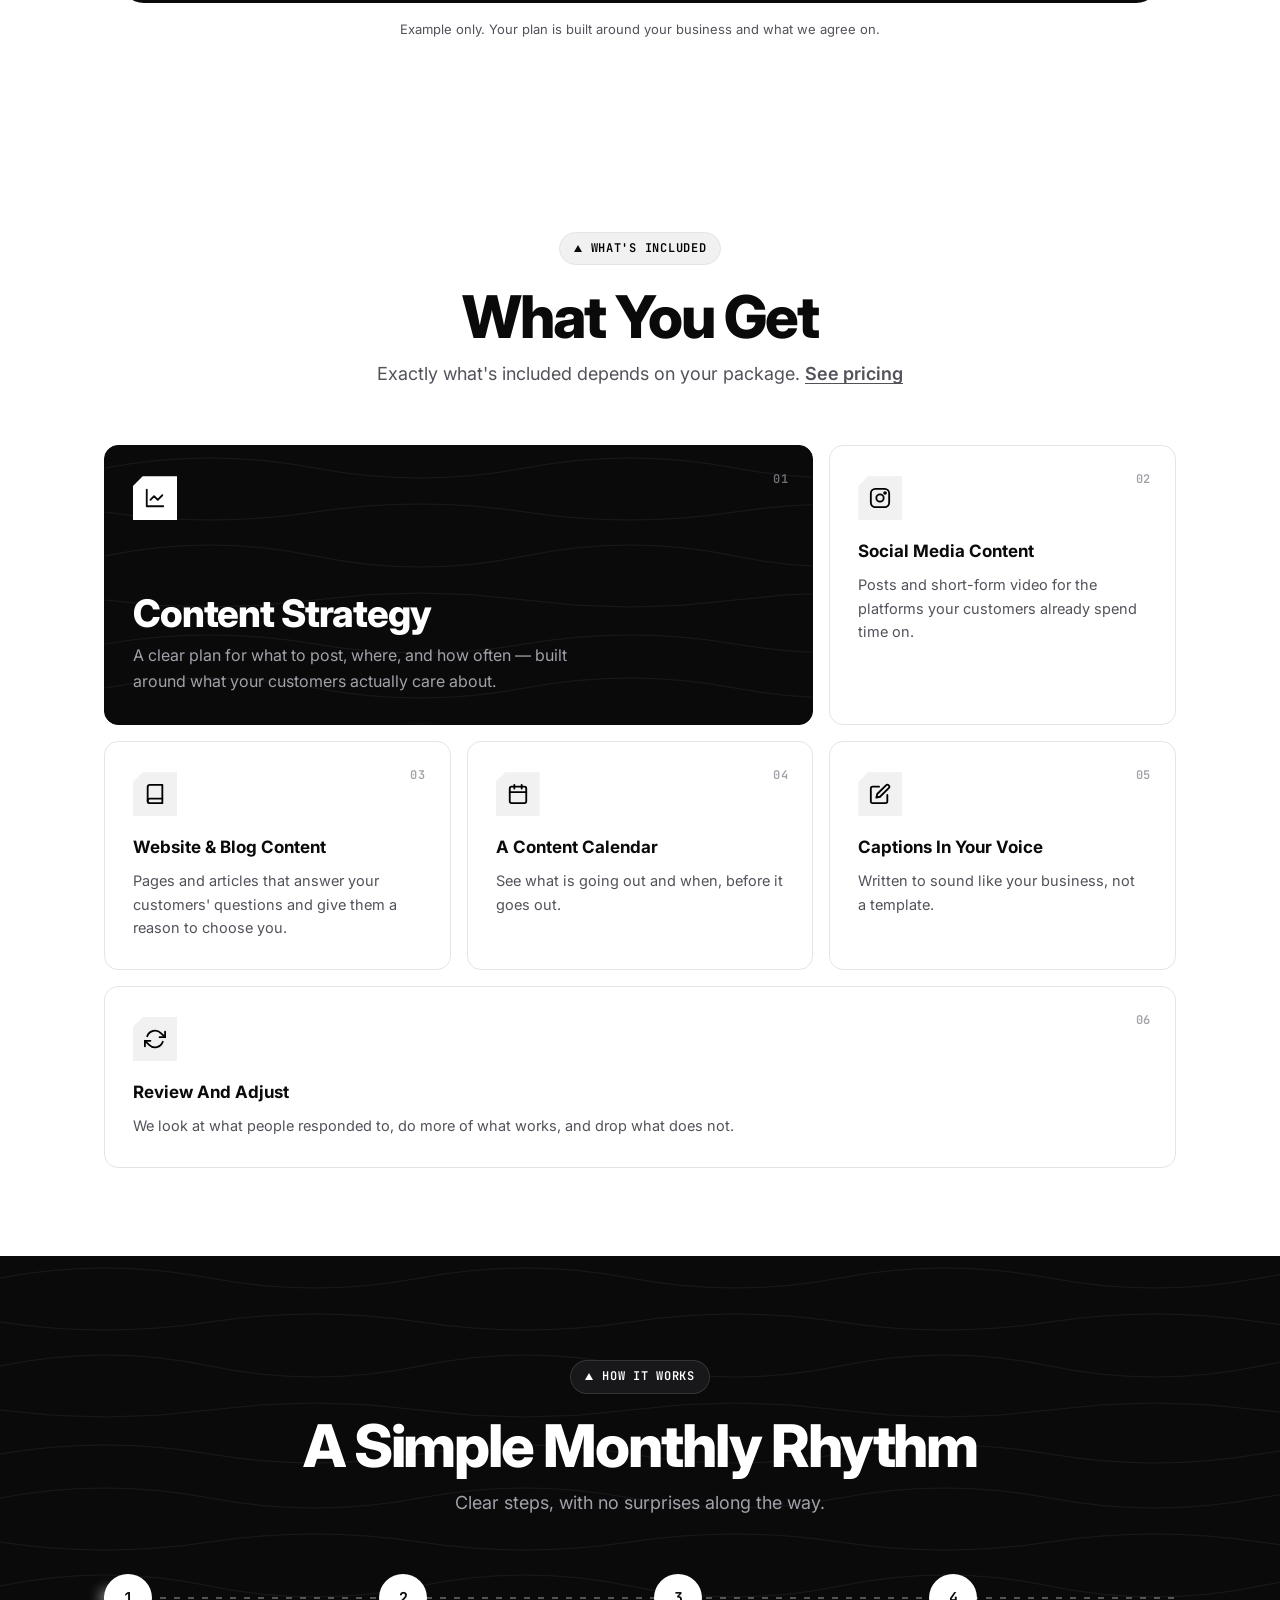
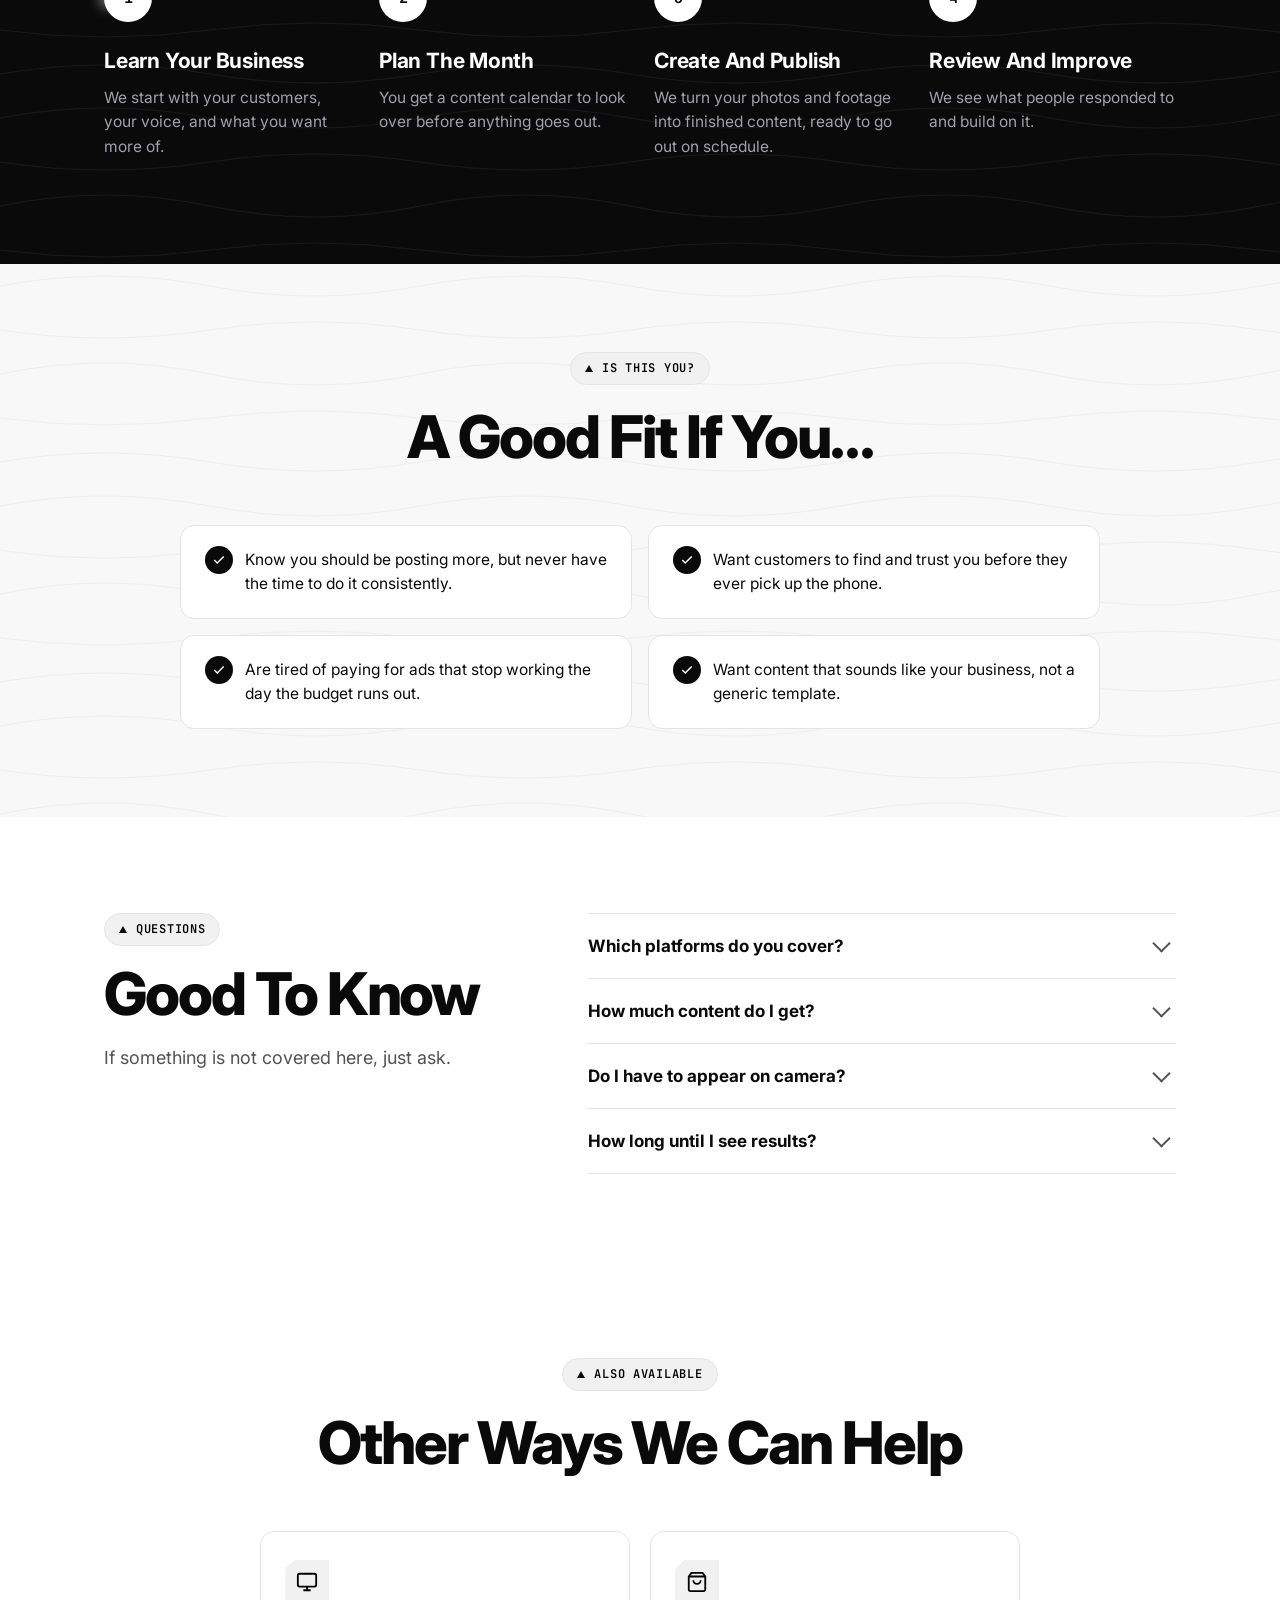
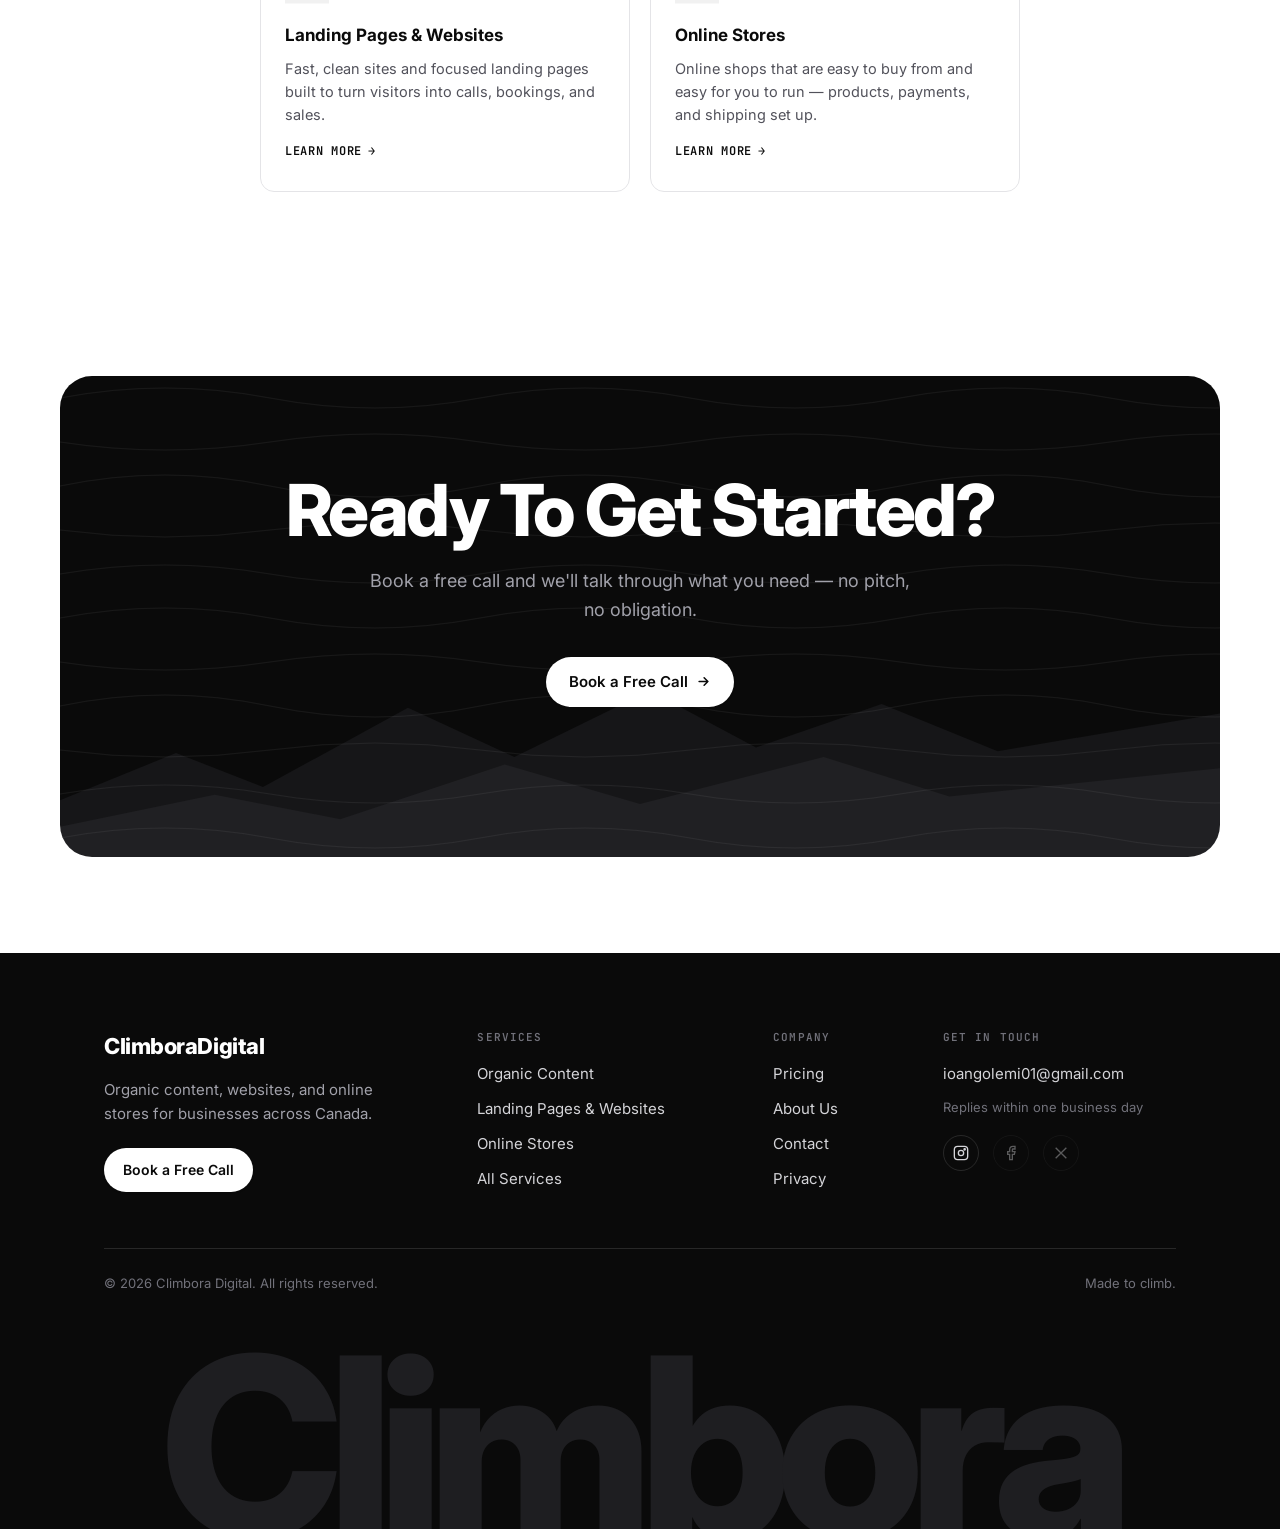
<file: organic-content.html>
<!DOCTYPE html>
<html lang="en">
<head>
<script>document.documentElement.classList.add('js-ready');</script>
<meta charset="UTF-8">
<meta name="viewport" content="width=device-width, initial-scale=1.0">
<title>Organic Content — Climbora Digital</title>
<meta name="description" content="Social media and website content that grows your audience and brings in customers — without paying for ads.">
<link rel="canonical" href="https://climboradigital.com/organic-content">
<meta name="theme-color" content="#0A0A0A">

<link rel="icon" type="image/svg+xml" href="favicon.svg">
<link rel="apple-touch-icon" href="favicon.svg">

<meta property="og:type" content="website">
<meta property="og:url" content="https://climboradigital.com/organic-content">
<meta property="og:site_name" content="Climbora Digital">
<meta property="og:title" content="Organic Content — Climbora Digital">
<meta property="og:description" content="Social media and website content that grows your audience and brings in customers — without paying for ads.">
<meta property="og:image" content="https://climboradigital.com/og-image.png">
<meta property="og:image:width" content="1200">
<meta property="og:image:height" content="630">
<meta property="og:image:alt" content="Climbora Digital — Get Found First. Get Chosen More. Organic content, websites, and online stores.">
<meta property="og:locale" content="en_US">

<meta name="twitter:card" content="summary_large_image">
<meta name="twitter:title" content="Organic Content — Climbora Digital">
<meta name="twitter:description" content="Social media and website content that grows your audience and brings in customers — without paying for ads.">
<meta name="twitter:image" content="https://climboradigital.com/og-image.png">

<link rel="preconnect" href="https://fonts.googleapis.com">
<link rel="preconnect" href="https://fonts.gstatic.com" crossorigin>
<link href="https://fonts.googleapis.com/css2?family=Inter:wght@400;500;600;700;800&family=JetBrains+Mono:wght@400;500;600;700&display=swap" rel="stylesheet">

<!--
  Structured data — helps Google understand what this business is.
  ⚠️ TODO: add Facebook/X to "sameAs" once those handles are claimed too.
  Kept identical to index.html/about.html on purpose — same business entity.
-->
<script type="application/ld+json">
{
  "@context": "https://schema.org",
  "@type": "ProfessionalService",
  "@id": "https://climboradigital.com/#business",
  "name": "Climbora Digital",
  "description": "Digital agency helping businesses grow with organic content, websites and landing pages, and online stores.",
  "url": "https://climboradigital.com/",
  "logo": "https://climboradigital.com/favicon.svg",
  "image": "https://climboradigital.com/og-image.png",
  "email": "ioangolemi01@gmail.com",
  "priceRange": "$",
  "areaServed": {
    "@type": "Country",
    "name": "Canada"
  },
  "serviceType": [
    "Organic Content Creation",
    "Social Media Content",
    "Website Design",
    "Landing Page Design",
    "E-commerce Store Development"
  ],
  "sameAs": ["https://www.instagram.com/climboradigital/"]
}
</script>
<style>
  :root {
    --ink: #0A0A0A;
    --ink-soft: #52525B;
    --line: #E4E4E7;
    --bg: #FFFFFF;
    --bg-alt: #F8F8F8;
    --accent: #0A0A0A;
    --accent-dark: #000000;
    --accent-soft: #F1F1F1;
    --radius: 14px;
    --max: 1120px;
    --font-mono: 'JetBrains Mono', ui-monospace, 'SFMono-Regular', Menlo, monospace;
    /* Seamless topographic tile (420x220).
       Each path starts and ends at the SAME y with the SAME tangent, so tiles
       butt together with no visible jump. Lines are spaced a uniform 44px,
       including across the tile boundary (198 -> 220+22), so the vertical
       rhythm stays even too. Don't shift a single y value without redoing both. */
    --contour: url("data:image/svg+xml,%3Csvg xmlns='http://www.w3.org/2000/svg' width='420' height='220'%3E%3Cg fill='none' stroke='%230A0A0A' stroke-opacity='0.05' stroke-width='1'%3E%3Cpath d='M0 22 Q 105 2 210 22 T 420 22'/%3E%3Cpath d='M0 66 Q 105 82 210 66 T 420 66'/%3E%3Cpath d='M0 110 Q 105 88 210 110 T 420 110'/%3E%3Cpath d='M0 154 Q 105 168 210 154 T 420 154'/%3E%3Cpath d='M0 198 Q 105 180 210 198 T 420 198'/%3E%3C/g%3E%3C/svg%3E");
    --contour-light: url("data:image/svg+xml,%3Csvg xmlns='http://www.w3.org/2000/svg' width='420' height='220'%3E%3Cg fill='none' stroke='%230A0A0A' stroke-opacity='0.04' stroke-width='1'%3E%3Cpath d='M0 22 Q 105 2 210 22 T 420 22'/%3E%3Cpath d='M0 66 Q 105 82 210 66 T 420 66'/%3E%3Cpath d='M0 110 Q 105 88 210 110 T 420 110'/%3E%3Cpath d='M0 154 Q 105 168 210 154 T 420 154'/%3E%3Cpath d='M0 198 Q 105 180 210 198 T 420 198'/%3E%3C/g%3E%3C/svg%3E");
    --contour-dark: url("data:image/svg+xml,%3Csvg xmlns='http://www.w3.org/2000/svg' width='420' height='220'%3E%3Cg fill='none' stroke='%23FFFFFF' stroke-opacity='0.06' stroke-width='1'%3E%3Cpath d='M0 22 Q 105 2 210 22 T 420 22'/%3E%3Cpath d='M0 66 Q 105 82 210 66 T 420 66'/%3E%3Cpath d='M0 110 Q 105 88 210 110 T 420 110'/%3E%3Cpath d='M0 154 Q 105 168 210 154 T 420 154'/%3E%3Cpath d='M0 198 Q 105 180 210 198 T 420 198'/%3E%3C/g%3E%3C/svg%3E");
  }

  * { box-sizing: border-box; margin: 0; padding: 0; }

  html { scroll-behavior: smooth; }

  body {
    font-family: 'Inter', -apple-system, BlinkMacSystemFont, 'Segoe UI', sans-serif;
    color: var(--ink);
    background: var(--bg);
    line-height: 1.6;
    -webkit-font-smoothing: antialiased;
  }

  a { color: inherit; text-decoration: none; }
  img { max-width: 100%; display: block; }

  :focus-visible {
    outline: 2px solid var(--ink);
    outline-offset: 3px;
    border-radius: 4px;
  }
  .cta-band a:focus-visible { outline-color: #fff; }

  .wrap {
    max-width: var(--max);
    margin: 0 auto;
    padding: 0 24px;
  }

  /* ---------- Nav ---------- */
  header {
    position: sticky;
    top: 0;
    z-index: 50;
    background: rgba(255,255,255,0.85);
    backdrop-filter: saturate(180%) blur(10px);
    border-bottom: 1px solid var(--line);
  }

  nav {
    max-width: var(--max);
    margin: 0 auto;
    padding: 18px 24px;
    display: flex;
    align-items: center;
    justify-content: space-between;
  }

  .logo {
    font-weight: 800;
    font-size: 20px;
    letter-spacing: -0.02em;
  }
  .logo span { color: var(--accent); }

  .nav-links {
    display: flex;
    gap: 32px;
    font-size: 15px;
    font-weight: 500;
    color: var(--ink-soft);
  }
  .nav-links a:hover { color: var(--ink); }
  .nav-links a.active { color: var(--ink); }

  .nav-cta {
    display: flex;
    align-items: center;
    gap: 20px;
  }

  .btn {
    display: inline-flex;
    align-items: center;
    justify-content: center;
    gap: 8px;
    padding: 12px 22px;
    border-radius: 999px;
    font-weight: 600;
    font-size: 15px;
    cursor: pointer;
    border: 1px solid transparent;
    transition: transform 0.35s cubic-bezier(0.16, 1, 0.3, 1),
                box-shadow 0.35s cubic-bezier(0.16, 1, 0.3, 1),
                background-color 0.25s ease,
                border-color 0.25s ease;
    white-space: nowrap;
  }
  .btn:active {
    transform: translateY(0) scale(0.97) !important;
    transition-duration: 0.1s;
  }
  .btn-primary {
    background: var(--accent);
    color: #fff;
    box-shadow: 0 1px 2px rgba(0,0,0,0.15);
  }
  .btn-primary:hover {
    background: #2A2A2A;
    transform: translateY(-2px) scale(1.015);
    box-shadow: 0 10px 24px rgba(0,0,0,0.18);
  }
  .btn-ghost {
    background: var(--bg);
    color: var(--ink);
    border-color: var(--line);
  }
  .btn-ghost:hover {
    border-color: var(--ink);
    background: var(--accent-soft);
    transform: translateY(-2px);
  }
  .btn-sm { padding: 10px 18px; font-size: 14px; }

  .menu-toggle {
    display: none;
    width: 40px;
    height: 40px;
    align-items: center;
    justify-content: center;
    border-radius: 10px;
    border: 1px solid var(--line);
    background: #fff;
  }

  .mobile-menu {
    display: none;
    flex-direction: column;
    gap: 4px;
    padding: 12px 24px 20px;
    border-top: 1px solid var(--line);
    background: #fff;
  }
  .mobile-menu.open { display: flex; }
  .mobile-menu a {
    padding: 12px 4px;
    font-size: 15px;
    font-weight: 500;
    color: var(--ink-soft);
    border-bottom: 1px solid var(--line);
  }
  .mobile-menu a:last-of-type { border-bottom: none; }
  .mobile-menu .btn { margin-top: 8px; }

  .eyebrow {
    display: inline-flex;
    align-items: center;
    gap: 9px;
    background: var(--accent-soft);
    color: var(--accent-dark);
    font-family: var(--font-mono);
    font-size: 12px;
    font-weight: 600;
    text-transform: uppercase;
    letter-spacing: 0.06em;
    padding: 6px 14px;
    border-radius: 999px;
    border: 1px solid var(--line);
    margin-bottom: 20px;
  }
  .eyebrow::before {
    content: "";
    width: 0;
    height: 0;
    border-left: 4px solid transparent;
    border-right: 4px solid transparent;
    border-bottom: 7px solid var(--accent);
  }

  h1 {
    font-size: clamp(34px, 5vw, 54px);
    line-height: 1.08;
    letter-spacing: -0.03em;
    font-weight: 800;
    margin-bottom: 22px;
  }

  /* ---------- Section shared ---------- */
  section { padding: 96px 0; }
  .section-head {
    max-width: 620px;
    margin: 0 auto 56px;
    text-align: center;
  }
  .section-head .eyebrow { margin-bottom: 16px; }
  h2 {
    font-size: clamp(28px, 3.4vw, 38px);
    letter-spacing: -0.02em;
    font-weight: 800;
    margin-bottom: 14px;
  }
  .section-head p {
    color: var(--ink-soft);
    font-size: 17px;
  }

  /* ---------- Scroll reveal ---------- */
  .reveal { transition: opacity 0.65s ease, transform 0.65s ease; }
  .js-ready .reveal { opacity: 0; transform: translateY(22px); }
  .js-ready .reveal.in-view { opacity: 1; transform: translateY(0); }
  .services-grid .reveal:nth-child(2) { transition-delay: 0.08s; }
  .services-grid .reveal:nth-child(3) { transition-delay: 0.16s; }
  .services-grid .reveal:nth-child(4) { transition-delay: 0.24s; }
  .check-list .reveal:nth-child(2) { transition-delay: 0.06s; }
  .check-list .reveal:nth-child(3) { transition-delay: 0.12s; }
  .check-list .reveal:nth-child(4) { transition-delay: 0.18s; }

  /* ---------- Services grid (reused for sub-cards) ---------- */
  .services-grid {
    display: grid;
    grid-template-columns: repeat(4, 1fr);
    gap: 20px;
  }
  .service-card {
    border: 1px solid var(--line);
    border-radius: var(--radius);
    padding: 28px 24px;
    background: var(--bg);
    transition: box-shadow 0.15s ease, transform 0.15s ease, opacity 0.65s ease;
  }
  .service-card:hover {
    box-shadow: 0 12px 32px rgba(15,23,42,0.08);
    transform: translateY(-3px);
  }
  .service-icon {
    width: 44px;
    height: 44px;
    background: var(--accent-soft);
    color: var(--accent-dark);
    display: flex;
    align-items: center;
    justify-content: center;
    margin-bottom: 18px;
    clip-path: polygon(22% 0%, 100% 0%, 100% 100%, 0% 100%, 0% 22%);
  }
  .service-card h3 {
    font-size: 17px;
    font-weight: 700;
    margin-bottom: 8px;
  }
  .service-card p {
    font-size: 14.5px;
    color: var(--ink-soft);
  }

  /* ---------- Page hero (Services, About) ---------- */
  .page-hero {
    padding: 96px 0 72px;
    text-align: center;
    background:
      radial-gradient(700px circle at 50% -10%, var(--accent-soft), transparent 60%),
      var(--contour);
    background-repeat: no-repeat, repeat;
  }
  .page-hero .wrap { max-width: 700px; }
  .page-hero h1 { margin-bottom: 16px; }
  .page-hero p { color: var(--ink-soft); font-size: 18px; }

  /* ---------- Service pillar blocks ---------- */
  .service-block { padding: 88px 0; }
  .service-block-alt { background: var(--bg-alt) var(--contour-light); }
  .service-block-head { max-width: 640px; margin: 0 auto 48px; text-align: center; }
  .service-block-head h2 { margin-bottom: 12px; }
  .service-block-head p { color: var(--ink-soft); font-size: 17px; }
  .services-grid.cols-3 { grid-template-columns: repeat(3, 1fr); }
  .services-grid.cols-2 { grid-template-columns: repeat(2, 1fr); max-width: 760px; margin: 0 auto; }

  .check-list { max-width: 640px; margin: 0 auto; display: grid; gap: 16px; }
  .check-list li {
    display: flex;
    align-items: flex-start;
    gap: 12px;
    list-style: none;
    color: var(--ink-soft);
    font-size: 16px;
  }
  .check-list svg { flex-shrink: 0; margin-top: 3px; color: var(--accent); }

  /* ---------- CTA band ---------- */
  .cta-band {
    position: relative;
    overflow: hidden;
    background: var(--ink);
    color: #fff;
    border-radius: 24px;
    padding: 64px 48px;
    text-align: center;
    margin: 0 24px;
  }
  .cta-band::before {
    content: "";
    position: absolute;
    inset: 0;
    background-image: var(--contour-dark);
    pointer-events: none;
  }
  .cta-band > * { position: relative; z-index: 1; }
  .cta-band h2 { color: #fff; }
  .cta-band p { color: #A1A1AA; max-width: 480px; margin: 0 auto 32px; font-size: 17px; }
  .cta-band .btn-primary { background: #fff; color: var(--ink); }
  .cta-band .btn-primary:hover { background: #E4E4E7; }

  /* ---------- Footer ---------- */
  footer {
    border-top: 1px solid var(--line);
    padding: 48px 0 32px;
  }
  .footer-inner {
    display: flex;
    justify-content: space-between;
    align-items: center;
    flex-wrap: wrap;
    gap: 16px;
  }
  .footer-links {
    display: flex;
    gap: 24px;
    font-size: 14px;
    color: var(--ink-soft);
  }
  .footer-social { display: flex; gap: 14px; }
  .footer-social a {
    width: 36px;
    height: 36px;
    border-radius: 50%;
    border: 1px solid var(--line);
    display: flex;
    align-items: center;
    justify-content: center;
    color: var(--ink-soft);
  }
  .footer-social a:hover { color: var(--accent); border-color: var(--accent); }
  .footer-social a.is-placeholder { cursor: default; opacity: 0.4; }
  .footer-social a.is-placeholder:hover { color: var(--ink-soft); border-color: var(--line); }
  .footer-bottom {
    margin-top: 32px;
    padding-top: 24px;
    border-top: 1px solid var(--line);
    font-size: 13px;
    color: var(--ink-soft);
    display: flex;
    justify-content: space-between;
    flex-wrap: wrap;
    gap: 8px;
  }

  /* ---------- Scroll progress ---------- */
  .scroll-progress {
    display: none;
    position: fixed;
    top: 0;
    left: 0;
    width: 0%;
    height: 3px;
    background: var(--ink);
    z-index: 200;
    transition: width 0.1s linear;
  }
  .js-ready .scroll-progress { display: block; }

  /* ---------- Page transition ----------
     Crossfades between pages instead of the default instant flash. No-JS:
     body has no opacity rule outside .js-ready, so it's always fully visible
     immediately — same progressive-enhancement pattern as .reveal elsewhere. */
  body { transition: opacity 0.2s ease; }
  .js-ready body { opacity: 0; }
  .js-ready body.page-ready { opacity: 1; }
  .js-ready body.page-leaving { opacity: 0; }


  /* ---------- Offer pages ---------- */
  .page-hero .hero-cta { margin-top: 28px; }
  a.service-card { display: block; }
  .card-more {
    display: inline-block;
    margin-top: 14px;
    font-family: var(--font-mono);
    font-size: 12px;
    font-weight: 600;
    text-transform: uppercase;
    letter-spacing: 0.06em;
    color: var(--ink);
  }

  /* ---------- Responsive ---------- */
  @media (max-width: 900px) {
    .services-grid { grid-template-columns: repeat(2, 1fr); }
    .services-grid.cols-3 { grid-template-columns: repeat(2, 1fr); }
  }

  @media (max-width: 680px) {
    .services-grid.cols-2 { grid-template-columns: 1fr; }
    .nav-links { display: none; }
    .nav-cta .btn-primary.btn-sm { display: none; }
    .menu-toggle { display: inline-flex; cursor: pointer; }
    .services-grid { grid-template-columns: 1fr; }
    .services-grid.cols-3 { grid-template-columns: 1fr; }
    .cta-band { padding: 48px 24px; margin: 0 16px; }
    section { padding: 64px 0; }
    .service-block { padding: 64px 0; }
    .page-hero { padding: 72px 0 56px; }
  }

  /* ---------- Reduced motion ---------- */
  @media (prefers-reduced-motion: reduce) {
    html { scroll-behavior: auto; }
    *, *::before, *::after {
      animation-duration: 0.01ms !important;
      animation-iteration-count: 1 !important;
      transition-duration: 0.01ms !important;
    }
    .js-ready .reveal { opacity: 1 !important; transform: none !important; }
    .btn:hover { transform: none !important; }
    .service-card:hover { transform: none !important; }
  }
</style>
<script type="application/ld+json">
{
  "@context": "https://schema.org",
  "@type": "FAQPage",
  "mainEntity": [
    {
      "@type": "Question",
      "name": "Which platforms do you cover?",
      "acceptedAnswer": {
        "@type": "Answer",
        "text": "Whichever ones your customers actually use. We pick them together on the free call instead of trying to be everywhere."
      }
    },
    {
      "@type": "Question",
      "name": "How much content do I get?",
      "acceptedAnswer": {
        "@type": "Answer",
        "text": "Starter includes 8 social media posts and 4 short-form video edits per month. Growth includes 12 social media posts and 8 short-form video edits per month."
      }
    },
    {
      "@type": "Question",
      "name": "Do I have to appear on camera?",
      "acceptedAnswer": {
        "@type": "Answer",
        "text": "No. If you want to, great. If not, we plan content that works without you in front of the lens."
      }
    },
    {
      "@type": "Question",
      "name": "How long until I see results?",
      "acceptedAnswer": {
        "@type": "Answer",
        "text": "Organic content builds over time, so think in months rather than days. You get plain-language updates along the way."
      }
    }
  ]
}
</script>
<link rel="stylesheet" href="/site.css?v=8">
<script src="/site.js?v=8" defer></script>
</head>
<body>

<div class="scroll-progress" id="scroll-progress"></div>

<header>
  <nav>
    <a href="/" class="logo">Climbora<span>Digital</span></a>
    <div class="nav-links">
      <a href="/">Home</a>
      <div class="nav-drop">
        <a href="/services" class="active">Services</a>
        <div class="nav-panel"><div class="nav-panel-in">
          <a href="/organic-content"><span class="ni"><svg viewBox="0 0 24 24" fill="none" stroke="currentColor" stroke-width="2" stroke-linecap="round" stroke-linejoin="round"><path d="M12 20h9"/><path d="M16.5 3.5a2.12 2.12 0 013 3L7 19l-4 1 1-4L16.5 3.5z"/></svg></span><span><b>Organic Content</b><small>Grow an audience without ads</small></span></a>
          <a href="/websites"><span class="ni"><svg viewBox="0 0 24 24" fill="none" stroke="currentColor" stroke-width="2" stroke-linecap="round" stroke-linejoin="round"><rect x="2" y="3" width="20" height="14" rx="2"/><path d="M8 21h8M12 17v4"/></svg></span><span><b>Landing Pages &amp; Websites</b><small>Turn visitors into customers</small></span></a>
          <a href="/online-stores"><span class="ni"><svg viewBox="0 0 24 24" fill="none" stroke="currentColor" stroke-width="2" stroke-linecap="round" stroke-linejoin="round"><path d="M6 2L3 6v14a2 2 0 002 2h14a2 2 0 002-2V6l-3-4z"/><path d="M3 6h18"/><path d="M16 10a4 4 0 01-8 0"/></svg></span><span><b>Online Stores</b><small>Start selling online</small></span></a>
        </div></div>
      </div>
      <a href="/pricing">Pricing</a>
      <a href="/about">About Us</a>
    </div>
    <div class="nav-cta">
      <a href="/#contact" class="btn btn-primary btn-sm" data-cta="book">Book a Free Call</a>
      <button class="menu-toggle" id="menu-toggle" aria-label="Open menu" aria-expanded="false">
        <svg width="20" height="20" viewBox="0 0 24 24" fill="none" stroke="currentColor" stroke-width="2"><path d="M4 6h16M4 12h16M4 18h16"/></svg>
      </button>
    </div>
  </nav>
  <div class="mobile-menu" id="mobile-menu">
    <a href="/">Home</a>
    <a href="/services">Services</a>
    <a href="/pricing">Pricing</a>
    <a href="/about">About Us</a>
    <a href="/#contact" class="btn btn-primary btn-sm" data-cta="book">Book a Free Call</a>
  </div>
</header>

<main>

  <!-- ===================== PAGE HERO ===================== -->
  <section class="page-hero offer-hero">
    <div class="wrap offer-hero-grid">
      <div class="offer-hero-text">
        <div class="eyebrow">Organic Content</div>
        <h1>Grow An Audience Without Paying For Ads</h1>
        <p>Ads stop working the moment you stop paying. Organic content keeps working — posts and pages that build trust with the people you want as customers and bring them back to you over time.</p>
        <div class="hero-cta">
          <a href="/#contact" class="btn btn-primary" data-cta="book">Book a Free Call</a>
          <a href="/pricing#organic" class="btn btn-ghost">See Pricing</a>
        </div>
      </div>
      <div class="mini-stage mini-stage--content" aria-hidden="true">
        <div class="mock mock-phone back d1">
          <div class="screen">
            <div class="phone-notch"></div>
            <div class="post-head"><i></i><div><span></span><span></span></div></div>
            <div class="post-img"><svg class="fill" viewBox="0 0 120 90" preserveAspectRatio="xMidYMid slice"><rect width="120" height="90" fill="#F1F1F2"/><circle cx="92" cy="24" r="9" fill="#E0E0E3"/><path d="M-4 90L38 36l22 26 18-18 46 46z" fill="#D4D4D8"/><path d="M-4 90l30-32 22 22 12-10 22 20z" fill="#A1A1AA"/></svg></div>
            <div class="post-actions"><svg class="heart" viewBox="0 0 24 24" fill="none" stroke="currentColor" stroke-width="2.2" stroke-linecap="round" stroke-linejoin="round"><path d="M20.84 4.61a5.5 5.5 0 00-7.78 0L12 5.67l-1.06-1.06a5.5 5.5 0 00-7.78 7.78l1.06 1.06L12 21.23l7.78-7.78 1.06-1.06a5.5 5.5 0 000-7.78z"/></svg><svg viewBox="0 0 24 24" fill="none" stroke="currentColor" stroke-width="2.2" stroke-linecap="round" stroke-linejoin="round"><path d="M21 11.5a8.38 8.38 0 01-.9 3.8 8.5 8.5 0 01-7.6 4.7 8.38 8.38 0 01-3.8-.9L3 21l1.9-5.7a8.38 8.38 0 01-.9-3.8 8.5 8.5 0 014.7-7.6 8.38 8.38 0 013.8-.9h.5a8.48 8.48 0 018 8v.5z"/></svg><svg viewBox="0 0 24 24" fill="none" stroke="currentColor" stroke-width="2.2" stroke-linecap="round" stroke-linejoin="round"><path d="M22 2L11 13"/><path d="M22 2l-7 20-4-9-9-4 20-7z"/></svg></div>
            <div class="post-lines"><span></span><span></span></div>
          </div>
        </div>
        <div class="mock mock-phone front d2">
          <div class="screen">
            <div class="phone-notch"></div>
            <div class="post-head"><i></i><div><span></span><span></span></div></div>
            <div class="post-img"><svg class="fill" viewBox="0 0 120 120" preserveAspectRatio="xMidYMid slice"><rect width="120" height="120" fill="#0A0A0A"/><g fill="none" stroke="#fff" stroke-opacity=".08"><path d="M0 30q30-10 60 0t60 0"/><path d="M0 52q30-10 60 0t60 0"/></g><circle cx="86" cy="34" r="10" fill="#3F3F46"/><path d="M-4 120l48-62 26 30 18-18 36 50z" fill="#3F3F46"/><path d="M-4 120l34-34 24 24 12-10 24 20z" fill="#71717A"/><path d="M44 58l6.9 8H37.8z" fill="#fff" fill-opacity=".85"/></svg></div>
            <div class="post-actions"><svg class="heart" viewBox="0 0 24 24" fill="none" stroke="currentColor" stroke-width="2.2" stroke-linecap="round" stroke-linejoin="round"><path d="M20.84 4.61a5.5 5.5 0 00-7.78 0L12 5.67l-1.06-1.06a5.5 5.5 0 00-7.78 7.78l1.06 1.06L12 21.23l7.78-7.78 1.06-1.06a5.5 5.5 0 000-7.78z"/></svg><svg viewBox="0 0 24 24" fill="none" stroke="currentColor" stroke-width="2.2" stroke-linecap="round" stroke-linejoin="round"><path d="M21 11.5a8.38 8.38 0 01-.9 3.8 8.5 8.5 0 01-7.6 4.7 8.38 8.38 0 01-3.8-.9L3 21l1.9-5.7a8.38 8.38 0 01-.9-3.8 8.5 8.5 0 014.7-7.6 8.38 8.38 0 013.8-.9h.5a8.48 8.48 0 018 8v.5z"/></svg><svg viewBox="0 0 24 24" fill="none" stroke="currentColor" stroke-width="2.2" stroke-linecap="round" stroke-linejoin="round"><path d="M22 2L11 13"/><path d="M22 2l-7 20-4-9-9-4 20-7z"/></svg></div>
            <div class="post-lines"><span></span><span></span></div>
          </div>
        </div>
        <div class="mock-toast t1"><span class="ti"><svg viewBox="0 0 24 24" fill="none" stroke="currentColor" stroke-width="2.2" stroke-linecap="round" stroke-linejoin="round"><path d="M16 21v-2a4 4 0 00-4-4H6a4 4 0 00-4 4v2"/><circle cx="9" cy="7" r="4"/><path d="M19 8v6M22 11h-6"/></svg></span>New follower</div>
        <div class="mock-toast t2"><span class="ti"><svg viewBox="0 0 24 24" fill="none" stroke="currentColor" stroke-width="2.2" stroke-linecap="round" stroke-linejoin="round"><path d="M21 11.5a8.38 8.38 0 01-.9 3.8 8.5 8.5 0 01-7.6 4.7 8.38 8.38 0 01-3.8-.9L3 21l1.9-5.7a8.38 8.38 0 01-.9-3.8 8.5 8.5 0 014.7-7.6 8.38 8.38 0 013.8-.9h.5a8.48 8.48 0 018 8v.5z"/></svg></span>New comment</div>
      </div>
    </div>
  </section>

  <!-- ===================== DEMO: CONTENT CALENDAR ===================== -->
  <section class="demo-sec">
    <div class="wrap">
      <div class="service-block-head">
        <div class="eyebrow">A Month Of Content</div>
        <h2>Never Wonder What To Post Again</h2>
        <p>Content gets planned ahead of time, so your accounts stay active while you run your business.</p>
      </div>
      <div class="cal">
        <div class="cal-bar">
          <b>Example Month</b>
          <div class="cal-filters" role="group" aria-label="Filter by content type">
            <button type="button" data-f="all" aria-pressed="true">All</button>
            <button type="button" data-f="post" aria-pressed="false">Posts</button>
            <button type="button" data-f="video" aria-pressed="false">Short Video</button>
            <button type="button" data-f="story" aria-pressed="false">Stories</button>
            <button type="button" data-f="blog" aria-pressed="false">Articles</button>
          </div>
        </div>
        <div class="cal-grid">
          <div class="cal-dow">Mon</div>
          <div class="cal-dow">Tue</div>
          <div class="cal-dow">Wed</div>
          <div class="cal-dow">Thu</div>
          <div class="cal-dow">Fri</div>
          <div class="cal-dow">Sat</div>
          <div class="cal-dow">Sun</div>
          <div class="cal-day has-tile">1<span class="cal-tile" data-t="post" style="--i:0"><i>Post</i>Meet The Team</span></div>
          <div class="cal-day">2</div>
          <div class="cal-day has-tile">3<span class="cal-tile" data-t="video" style="--i:1"><i>Short Video</i>Behind The Scenes</span></div>
          <div class="cal-day">4</div>
          <div class="cal-day has-tile">5<span class="cal-tile" data-t="story" style="--i:2"><i>Story</i>Quick Poll</span></div>
          <div class="cal-day">6</div>
          <div class="cal-day">7</div>
          <div class="cal-day has-tile">8<span class="cal-tile" data-t="video" style="--i:3"><i>Short Video</i>How It's Made</span></div>
          <div class="cal-day">9</div>
          <div class="cal-day has-tile">10<span class="cal-tile" data-t="post" style="--i:4"><i>Post</i>Customer Question</span></div>
          <div class="cal-day">11</div>
          <div class="cal-day has-tile">12<span class="cal-tile" data-t="blog" style="--i:5"><i>Article</i>Beginner&#39;s Guide</span></div>
          <div class="cal-day">13</div>
          <div class="cal-day">14</div>
          <div class="cal-day has-tile">15<span class="cal-tile" data-t="post" style="--i:6"><i>Post</i>Product Spotlight</span></div>
          <div class="cal-day">16</div>
          <div class="cal-day has-tile">17<span class="cal-tile" data-t="story" style="--i:7"><i>Story</i>Ask Me Anything</span></div>
          <div class="cal-day">18</div>
          <div class="cal-day has-tile">19<span class="cal-tile" data-t="video" style="--i:8"><i>Short Video</i>Quick Tip</span></div>
          <div class="cal-day">20</div>
          <div class="cal-day">21</div>
          <div class="cal-day has-tile">22<span class="cal-tile" data-t="blog" style="--i:9"><i>Article</i>Top 5 Mistakes</span></div>
          <div class="cal-day">23</div>
          <div class="cal-day has-tile">24<span class="cal-tile" data-t="post" style="--i:10"><i>Post</i>Before &amp; After</span></div>
          <div class="cal-day">25</div>
          <div class="cal-day has-tile">26<span class="cal-tile" data-t="video" style="--i:11"><i>Short Video</i>A Day In The Life</span></div>
          <div class="cal-day">27</div>
          <div class="cal-day has-tile">28<span class="cal-tile" data-t="story" style="--i:12"><i>Story</i>Weekend Hours</span></div>
        </div>
      </div>
      <p class="demo-note">Example only. Your plan is built around your business and what we agree on.</p>
    </div>
  </section>

  <!-- ===================== WHAT'S INCLUDED ===================== -->
  <section class="service-block">
    <div class="wrap">
      <div class="service-block-head">
        <div class="eyebrow">What's Included</div>
        <h2>What You Get</h2>
        <p>Exactly what's included depends on your package. <a href="/pricing#organic" class="inline-link">See pricing</a></p>
      </div>
      <div class="bento">
        <div class="service-card reveal feature">
          <span class="card-num">01</span>
          <div class="service-icon"><svg viewBox="0 0 24 24" fill="none" stroke="currentColor" stroke-width="2" stroke-linecap="round" stroke-linejoin="round" width="22" height="22"><path d="M3 3v18h18"/><path d="M7 14l4-4 4 4 5-5"/></svg></div>
          <h3>Content Strategy</h3>
          <p>A clear plan for what to post, where, and how often — built around what your customers actually care about.</p>
        </div>
        <div class="service-card reveal">
          <span class="card-num">02</span>
          <div class="service-icon"><svg viewBox="0 0 24 24" fill="none" stroke="currentColor" stroke-width="2" stroke-linecap="round" stroke-linejoin="round" width="22" height="22"><rect x="2" y="2" width="20" height="20" rx="5"/><circle cx="12" cy="12" r="4"/><circle cx="17.5" cy="6.5" r="1"/></svg></div>
          <h3>Social Media Content</h3>
          <p>Posts and short-form video for the platforms your customers already spend time on.</p>
        </div>
        <div class="service-card reveal">
          <span class="card-num">03</span>
          <div class="service-icon"><svg viewBox="0 0 24 24" fill="none" stroke="currentColor" stroke-width="2" stroke-linecap="round" stroke-linejoin="round" width="22" height="22"><path d="M4 19.5A2.5 2.5 0 016.5 17H20"/><path d="M6.5 2H20v20H6.5A2.5 2.5 0 014 19.5v-15A2.5 2.5 0 016.5 2z"/></svg></div>
          <h3>Website &amp; Blog Content</h3>
          <p>Pages and articles that answer your customers&#39; questions and give them a reason to choose you.</p>
        </div>
        <div class="service-card reveal">
          <span class="card-num">04</span>
          <div class="service-icon"><svg viewBox="0 0 24 24" fill="none" stroke="currentColor" stroke-width="2" stroke-linecap="round" stroke-linejoin="round" width="22" height="22"><rect x="3" y="4" width="18" height="18" rx="2"/><path d="M16 2v4M8 2v4M3 10h18"/></svg></div>
          <h3>A Content Calendar</h3>
          <p>See what is going out and when, before it goes out.</p>
        </div>
        <div class="service-card reveal">
          <span class="card-num">05</span>
          <div class="service-icon"><svg viewBox="0 0 24 24" fill="none" stroke="currentColor" stroke-width="2" stroke-linecap="round" stroke-linejoin="round" width="22" height="22"><path d="M11 4H4a2 2 0 00-2 2v14a2 2 0 002 2h14a2 2 0 002-2v-7"/><path d="M18.5 2.5a2.12 2.12 0 013 3L12 15l-4 1 1-4 9.5-9.5z"/></svg></div>
          <h3>Captions In Your Voice</h3>
          <p>Written to sound like your business, not a template.</p>
        </div>
        <div class="service-card reveal wide">
          <span class="card-num">06</span>
          <div class="service-icon"><svg viewBox="0 0 24 24" fill="none" stroke="currentColor" stroke-width="2" stroke-linecap="round" stroke-linejoin="round" width="22" height="22"><path d="M23 4v6h-6"/><path d="M1 20v-6h6"/><path d="M3.5 9a9 9 0 0114.9-3.4L23 10M1 14l4.6 4.4A9 9 0 0020.5 15"/></svg></div>
          <h3>Review And Adjust</h3>
          <p>We look at what people responded to, do more of what works, and drop what does not.</p>
        </div>
      </div>
    </div>
  </section>

  <!-- ===================== STEPS ===================== -->
  <section class="steps-sec">
    <div class="wrap">
      <div class="service-block-head">
        <div class="eyebrow">How It Works</div>
        <h2>A Simple Monthly Rhythm</h2>
        <p>Clear steps, with no surprises along the way.</p>
      </div>
      <ol class="steps-line">
        <li class="reveal">
          <span class="sl-num">1</span>
          <h3>Learn Your Business</h3>
          <p>We start with your customers, your voice, and what you want more of.</p>
        </li>
        <li class="reveal">
          <span class="sl-num">2</span>
          <h3>Plan The Month</h3>
          <p>You get a content calendar to look over before anything goes out.</p>
        </li>
        <li class="reveal">
          <span class="sl-num">3</span>
          <h3>Create And Publish</h3>
          <p>We turn your photos and footage into finished content, ready to go out on schedule.</p>
        </li>
        <li class="reveal">
          <span class="sl-num">4</span>
          <h3>Review And Improve</h3>
          <p>We see what people responded to and build on it.</p>
        </li>
      </ol>
    </div>
  </section>

  <!-- ===================== GOOD FIT ===================== -->
  <section class="service-block service-block-alt">
    <div class="wrap">
      <div class="service-block-head">
        <div class="eyebrow">Is This You?</div>
        <h2>A Good Fit If You…</h2>
      </div>
      <ul class="check-list fit-grid">
        <li class="reveal">
          <svg width="18" height="18" viewBox="0 0 24 24" fill="none" stroke="currentColor" stroke-width="2.5"><path d="M20 6L9 17l-5-5"/></svg>
          Know you should be posting more, but never have the time to do it consistently.
        </li>
        <li class="reveal">
          <svg width="18" height="18" viewBox="0 0 24 24" fill="none" stroke="currentColor" stroke-width="2.5"><path d="M20 6L9 17l-5-5"/></svg>
          Want customers to find and trust you before they ever pick up the phone.
        </li>
        <li class="reveal">
          <svg width="18" height="18" viewBox="0 0 24 24" fill="none" stroke="currentColor" stroke-width="2.5"><path d="M20 6L9 17l-5-5"/></svg>
          Are tired of paying for ads that stop working the day the budget runs out.
        </li>
        <li class="reveal">
          <svg width="18" height="18" viewBox="0 0 24 24" fill="none" stroke="currentColor" stroke-width="2.5"><path d="M20 6L9 17l-5-5"/></svg>
          Want content that sounds like your business, not a generic template.
        </li>
      </ul>
    </div>
  </section>

  <!-- ===================== FAQ =====================
       Answers are matched by the FAQPage JSON-LD in <head>. Keep the two in sync. -->
  <section class="faq-sec">
    <div class="wrap">
      <div class="section-head">
        <div class="eyebrow">Questions</div>
        <h2>Good To Know</h2>
        <p>If something is not covered here, just ask.</p>
      </div>
      <div class="faq-list" data-local>
        <div class="faq-item">
          <button class="faq-q" type="button" aria-expanded="false">Which platforms do you cover?</button>
          <div class="faq-a"><p>Whichever ones your customers actually use. We pick them together on the free call instead of trying to be everywhere.</p></div>
        </div>
        <div class="faq-item">
          <button class="faq-q" type="button" aria-expanded="false">How much content do I get?</button>
          <div class="faq-a"><p>Starter includes 8 social media posts and 4 short-form video edits per month. Growth includes 12 social media posts and 8 short-form video edits per month.</p></div>
        </div>
        <div class="faq-item">
          <button class="faq-q" type="button" aria-expanded="false">Do I have to appear on camera?</button>
          <div class="faq-a"><p>No. If you want to, great. If not, we plan content that works without you in front of the lens.</p></div>
        </div>
        <div class="faq-item">
          <button class="faq-q" type="button" aria-expanded="false">How long until I see results?</button>
          <div class="faq-a"><p>Organic content builds over time, so think in months rather than days. You get plain-language updates along the way.</p></div>
        </div>
      </div>
    </div>
  </section>

  <!-- ===================== OTHER SERVICES ===================== -->
  <section class="service-block">
    <div class="wrap">
      <div class="service-block-head">
        <div class="eyebrow">Also Available</div>
        <h2>Other Ways We Can Help</h2>
      </div>
      <div class="services-grid cols-2">
        <a href="/websites" class="service-card reveal">
          <div class="service-icon">
            <svg width="22" height="22" viewBox="0 0 24 24" fill="none" stroke="currentColor" stroke-width="2"><rect x="2" y="3" width="20" height="14" rx="2"/><path d="M8 21h8M12 17v4"/></svg>
          </div>
          <h3>Landing Pages &amp; Websites</h3>
          <p>Fast, clean sites and focused landing pages built to turn visitors into calls, bookings, and sales.</p>
          <span class="card-more">Learn more <span class="arrow">&rarr;</span></span>
        </a>
        <a href="/online-stores" class="service-card reveal">
          <div class="service-icon">
            <svg width="22" height="22" viewBox="0 0 24 24" fill="none" stroke="currentColor" stroke-width="2"><path d="M6 2L3 6v14a2 2 0 002 2h14a2 2 0 002-2V6l-3-4z"/><path d="M3 6h18"/><path d="M16 10a4 4 0 01-8 0"/></svg>
          </div>
          <h3>Online Stores</h3>
          <p>Online shops that are easy to buy from and easy for you to run — products, payments, and shipping set up.</p>
          <span class="card-more">Learn more <span class="arrow">&rarr;</span></span>
        </a>
      </div>
    </div>
  </section>

  <!-- ===================== CTA BAND ===================== -->
  <section>
    <div class="cta-band">
      <h2>Ready To Get Started?</h2>
      <p>Book a free call and we'll talk through what you need — no pitch, no obligation.</p>
      <a href="/#contact" class="btn btn-primary" data-cta="book">Book a Free Call</a>
    </div>
  </section>

</main>

<footer>
  <div class="wrap">
    <div class="footer-top">
      <div class="footer-brand">
        <a href="/" class="logo">Climbora<span>Digital</span></a>
        <p>Organic content, websites, and online stores for businesses across Canada.</p>
        <a href="/#contact" class="btn btn-primary btn-sm" data-cta="book">Book a Free Call</a>
      </div>
      <nav class="footer-col" aria-label="Services">
        <div class="footer-label">Services</div>
        <a href="/organic-content">Organic Content</a>
        <a href="/websites">Landing Pages &amp; Websites</a>
        <a href="/online-stores">Online Stores</a>
        <a href="/services">All Services</a>
      </nav>
      <nav class="footer-col" aria-label="Company">
        <div class="footer-label">Company</div>
        <a href="/pricing">Pricing</a>
        <a href="/about">About Us</a>
        <a href="/#contact">Contact</a>
        <a href="/privacy">Privacy</a>
      </nav>
      <div class="footer-col">
        <div class="footer-label">Get In Touch</div>
        <a href="mailto:ioangolemi01@gmail.com">ioangolemi01@gmail.com</a>
        <small>Replies within one business day</small>
        <div class="footer-social">
          <a href="https://www.instagram.com/climboradigital/" target="_blank" rel="noopener" aria-label="Climbora Digital on Instagram">
            <svg width="16" height="16" viewBox="0 0 24 24" fill="none" stroke="currentColor" stroke-width="2"><rect x="2" y="2" width="20" height="20" rx="5"/><circle cx="12" cy="12" r="4"/><circle cx="17.5" cy="6.5" r="1"/></svg>
          </a>
          <!-- Facebook page not live yet: placeholder, not a link. To activate, add
               href="https://facebook.com/YOURPAGE" target="_blank" rel="noopener", remove
               class="is-placeholder" and aria-disabled, and add the URL to "sameAs" in the JSON-LD. -->
          <a class="is-placeholder" aria-label="Facebook (coming soon)" aria-disabled="true">
            <svg width="16" height="16" viewBox="0 0 24 24" fill="none" stroke="currentColor" stroke-width="2"><path d="M18 2h-3a5 5 0 00-5 5v3H7v4h3v8h4v-8h3l1-4h-4V7a1 1 0 011-1h3z"/></svg>
          </a>
          <!-- X account not live yet: same activation steps as Facebook. -->
          <a class="is-placeholder" aria-label="X (coming soon)" aria-disabled="true">
            <svg width="16" height="16" viewBox="0 0 24 24" fill="none" stroke="currentColor" stroke-width="2"><path d="M4 4l16 16M20 4L4 20"/></svg>
          </a>
        </div>
      </div>
    </div>
    <div class="footer-bottom">
      <span>© <span id="year"></span> Climbora Digital. All rights reserved.</span>
      <span>Made to climb.</span>
    </div>
    <div class="footer-wordmark" aria-hidden="true">Climbora</div>
  </div>
</footer>

<script>
  /* ============================================================
     CONFIG — keep in sync with index.html
     ============================================================ */
  var BOOKING_URL = 'https://cal.com/xecutiv/30min';
  /* ============================================================ */

  if (BOOKING_URL) {
    document.querySelectorAll('[data-cta="book"]').forEach(function (el) {
      el.href = BOOKING_URL;
      el.target = '_blank';
      el.rel = 'noopener';
    });
  }

  var prefersReducedMotion = window.matchMedia('(prefers-reduced-motion: reduce)').matches;

  document.getElementById('year').textContent = new Date().getFullYear();

  var menuToggle = document.getElementById('menu-toggle');
  var mobileMenu = document.getElementById('mobile-menu');
  menuToggle.addEventListener('click', function () {
    var isOpen = mobileMenu.classList.toggle('open');
    menuToggle.setAttribute('aria-expanded', isOpen);
  });
  mobileMenu.querySelectorAll('a').forEach(function (link) {
    link.addEventListener('click', function () {
      mobileMenu.classList.remove('open');
      menuToggle.setAttribute('aria-expanded', 'false');
    });
  });

  var scrollProgress = document.getElementById('scroll-progress');
  function updateScrollProgress() {
    var scrollTop = window.scrollY || document.documentElement.scrollTop;
    var docHeight = document.documentElement.scrollHeight - document.documentElement.clientHeight;
    var pct = docHeight > 0 ? (scrollTop / docHeight) * 100 : 0;
    scrollProgress.style.width = pct + '%';
  }
  window.addEventListener('scroll', updateScrollProgress, { passive: true });
  window.addEventListener('resize', updateScrollProgress);
  updateScrollProgress();

  var revealEls = document.querySelectorAll('.reveal');
  var revealObserver = new IntersectionObserver(function (entries) {
    entries.forEach(function (entry) {
      if (entry.isIntersecting) {
        entry.target.classList.add('in-view');
        revealObserver.unobserve(entry.target);
      }
    });
  }, { threshold: 0.15 });
  revealEls.forEach(function (el) { revealObserver.observe(el); });

  // Page transition — see index.html for the full explanation. Must run
  // AFTER the BOOKING_URL block above so booking links already have
  // target="_blank" set and get correctly skipped here.
  if (prefersReducedMotion) {
    document.body.classList.add('page-ready');
  } else {
    requestAnimationFrame(function () {
      requestAnimationFrame(function () {
        document.body.classList.add('page-ready');
      });
    });

    document.querySelectorAll('a[href]').forEach(function (link) {
      if (link.target === '_blank') return;
      if (link.hostname && link.hostname !== window.location.hostname) return;
      var href = link.getAttribute('href');
      if (!href || href.charAt(0) === '#') return;
      if (href.indexOf('mailto:') === 0 || href.indexOf('tel:') === 0) return;

      link.addEventListener('click', function (e) {
        if (e.defaultPrevented || e.button !== 0 || e.metaKey || e.ctrlKey || e.shiftKey || e.altKey) return;
        var target = link.href;
        e.preventDefault();
        document.body.classList.remove('page-ready');
        document.body.classList.add('page-leaving');
        window.setTimeout(function () { window.location.href = target; }, 180);
      });
    });
  }
</script>
</body>
</html>
</file>
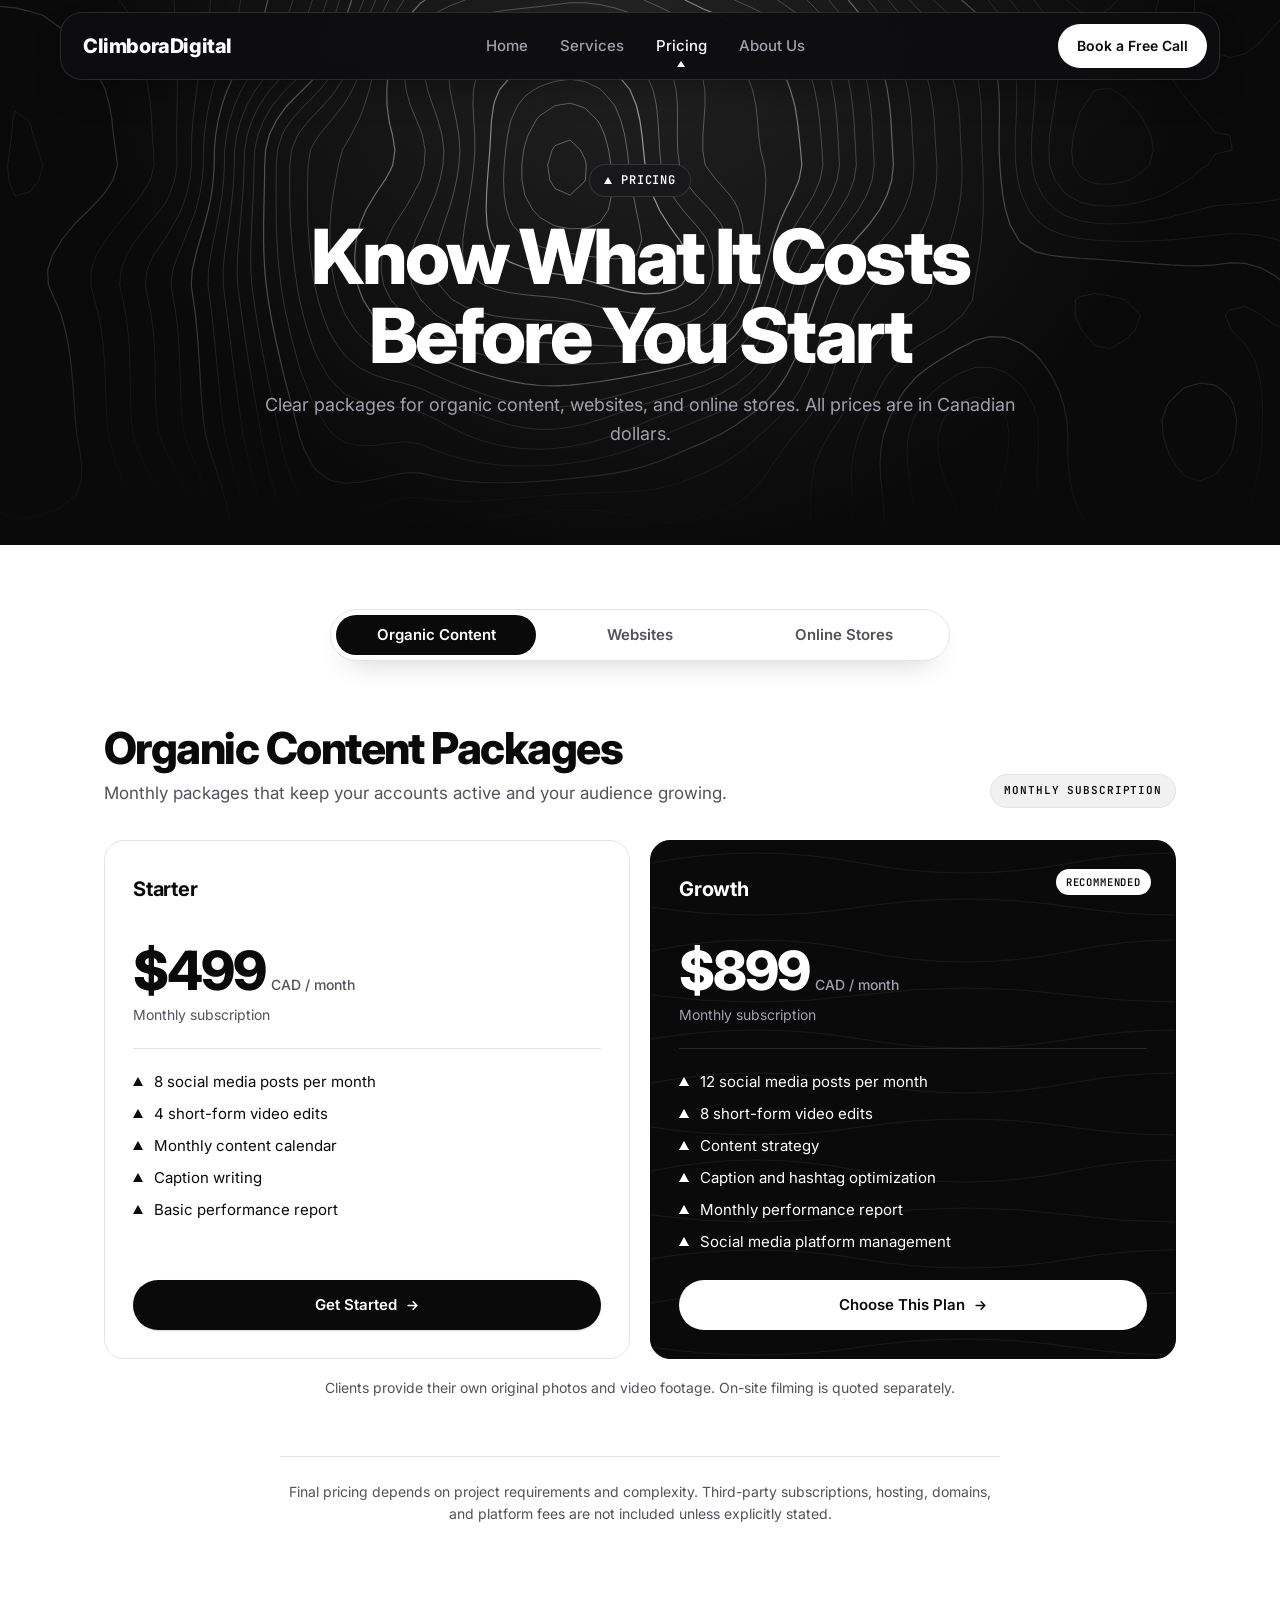
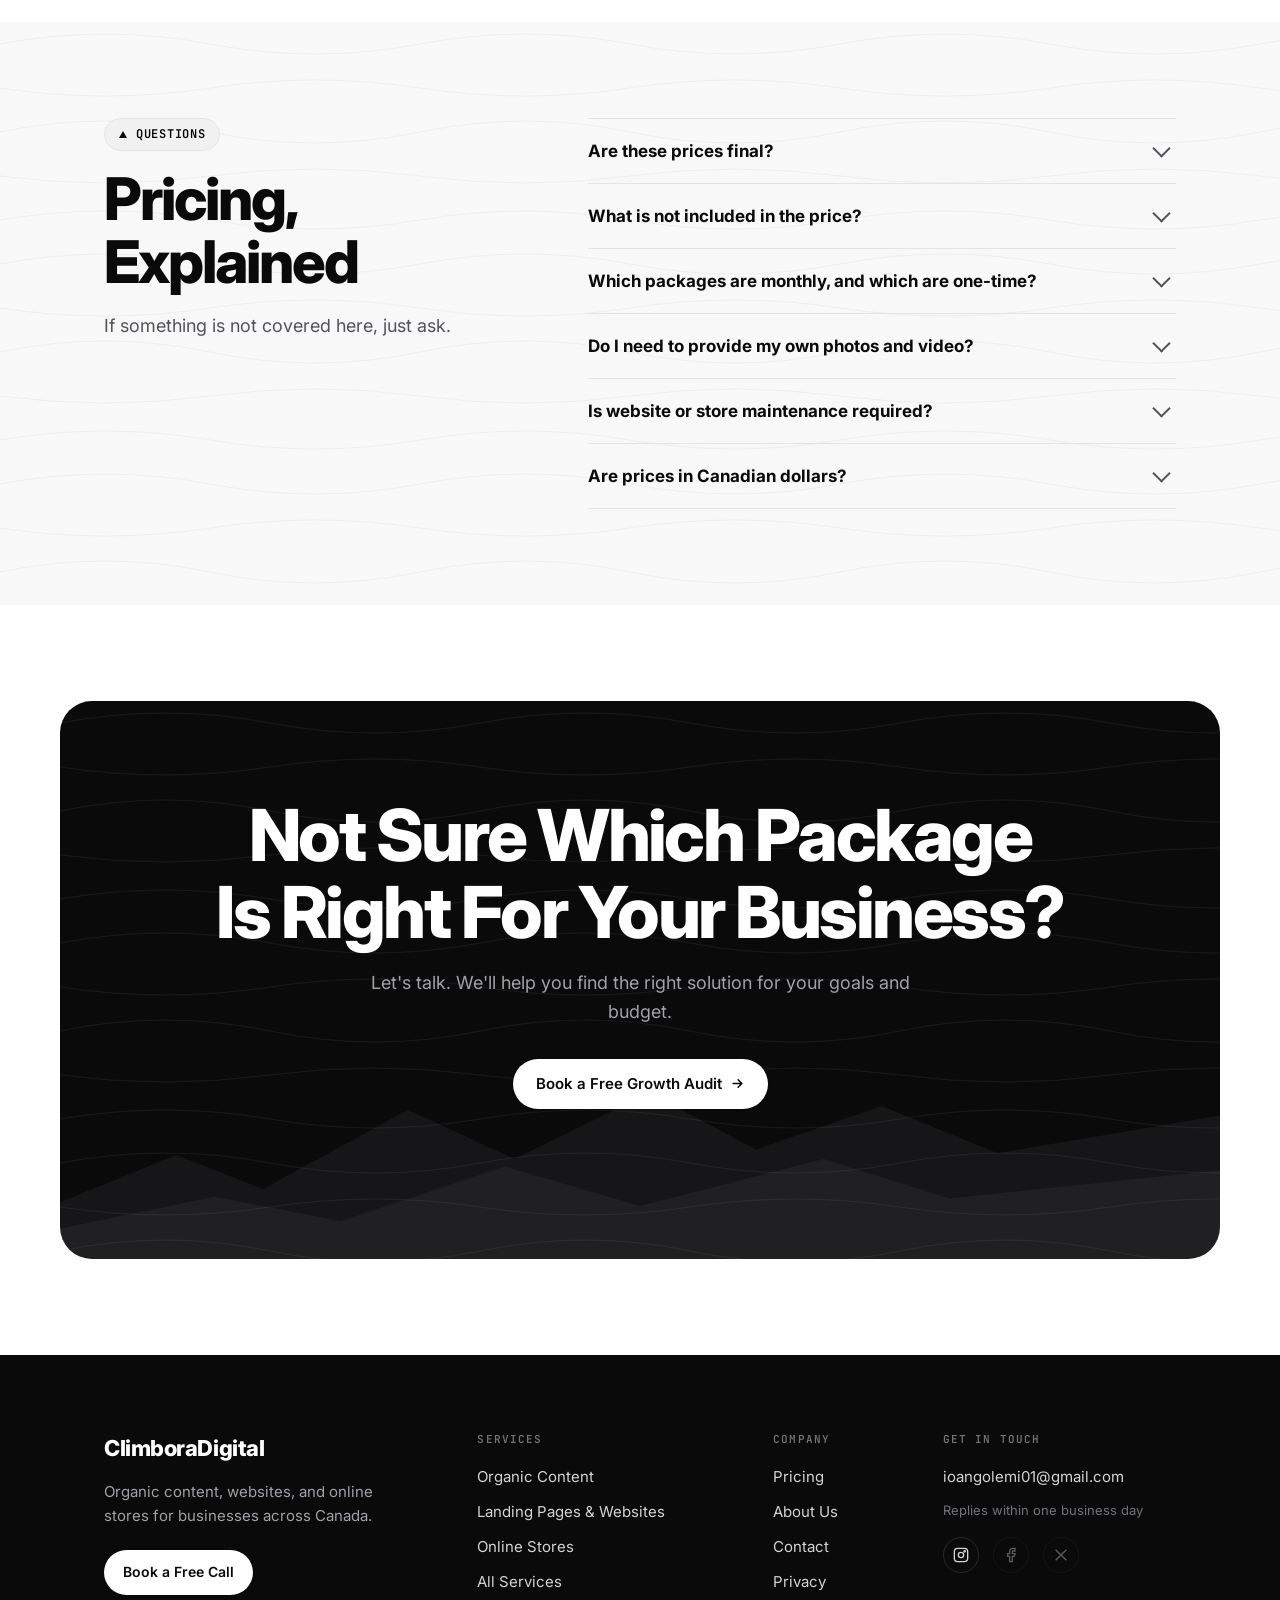
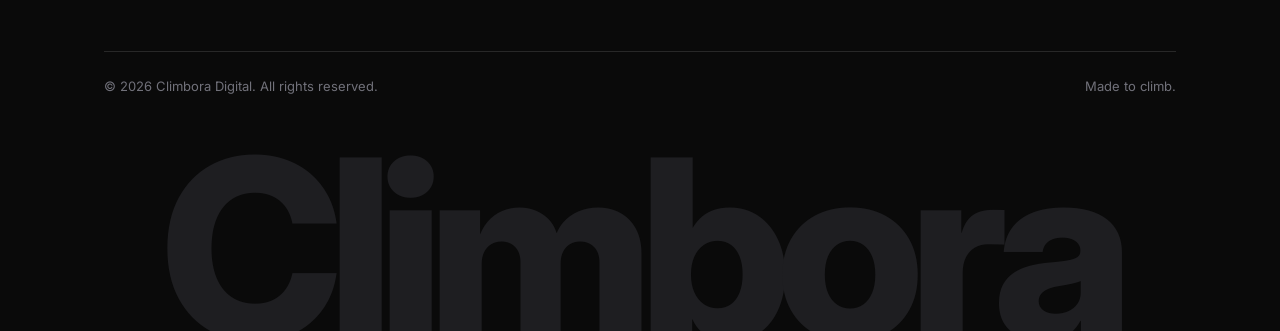
<file: pricing.html>
<!DOCTYPE html>
<html lang="en">
<head>
<script>document.documentElement.classList.add('js-ready');</script>
<meta charset="UTF-8">
<meta name="viewport" content="width=device-width, initial-scale=1.0">
<title>Pricing — Climbora Digital</title>
<meta name="description" content="Clear pricing for organic content, websites, and online stores. Monthly content packages from $499 and website projects from $899 CAD.">
<link rel="canonical" href="https://climboradigital.com/pricing">
<meta name="theme-color" content="#0A0A0A">

<link rel="icon" type="image/svg+xml" href="favicon.svg">
<link rel="apple-touch-icon" href="favicon.svg">

<meta property="og:type" content="website">
<meta property="og:url" content="https://climboradigital.com/pricing">
<meta property="og:site_name" content="Climbora Digital">
<meta property="og:title" content="Pricing — Climbora Digital">
<meta property="og:description" content="Clear pricing for organic content, websites, and online stores. Monthly content packages from $499 and website projects from $899 CAD.">
<meta property="og:image" content="https://climboradigital.com/og-image.png">
<meta property="og:image:width" content="1200">
<meta property="og:image:height" content="630">
<meta property="og:image:alt" content="Climbora Digital — Get Found First. Get Chosen More. Organic content, websites, and online stores.">
<meta property="og:locale" content="en_US">

<meta name="twitter:card" content="summary_large_image">
<meta name="twitter:title" content="Pricing — Climbora Digital">
<meta name="twitter:description" content="Clear pricing for organic content, websites, and online stores. Monthly content packages from $499 and website projects from $899 CAD.">
<meta name="twitter:image" content="https://climboradigital.com/og-image.png">

<link rel="preconnect" href="https://fonts.googleapis.com">
<link rel="preconnect" href="https://fonts.gstatic.com" crossorigin>
<link href="https://fonts.googleapis.com/css2?family=Inter:wght@400;500;600;700;800&family=JetBrains+Mono:wght@400;500;600;700&display=swap" rel="stylesheet">

<!--
  Structured data — helps Google understand what this business is.
  ⚠️ TODO: add Facebook/X to "sameAs" once those handles are claimed too.
  Kept identical to index.html/about.html on purpose — same business entity.
-->
<script type="application/ld+json">
{
  "@context": "https://schema.org",
  "@type": "ProfessionalService",
  "@id": "https://climboradigital.com/#business",
  "name": "Climbora Digital",
  "description": "Digital agency helping businesses grow with organic content, websites and landing pages, and online stores.",
  "url": "https://climboradigital.com/",
  "logo": "https://climboradigital.com/favicon.svg",
  "image": "https://climboradigital.com/og-image.png",
  "email": "ioangolemi01@gmail.com",
  "priceRange": "$",
  "areaServed": {
    "@type": "Country",
    "name": "Canada"
  },
  "serviceType": [
    "Organic Content Creation",
    "Social Media Content",
    "Website Design",
    "Landing Page Design",
    "E-commerce Store Development"
  ],
  "sameAs": ["https://www.instagram.com/climboradigital/"]
}
</script>
<style>
  :root {
    --ink: #0A0A0A;
    --ink-soft: #52525B;
    --line: #E4E4E7;
    --bg: #FFFFFF;
    --bg-alt: #F8F8F8;
    --accent: #0A0A0A;
    --accent-dark: #000000;
    --accent-soft: #F1F1F1;
    --radius: 14px;
    --max: 1120px;
    --font-mono: 'JetBrains Mono', ui-monospace, 'SFMono-Regular', Menlo, monospace;
    /* Seamless topographic tile (420x220).
       Each path starts and ends at the SAME y with the SAME tangent, so tiles
       butt together with no visible jump. Lines are spaced a uniform 44px,
       including across the tile boundary (198 -> 220+22), so the vertical
       rhythm stays even too. Don't shift a single y value without redoing both. */
    --contour: url("data:image/svg+xml,%3Csvg xmlns='http://www.w3.org/2000/svg' width='420' height='220'%3E%3Cg fill='none' stroke='%230A0A0A' stroke-opacity='0.05' stroke-width='1'%3E%3Cpath d='M0 22 Q 105 2 210 22 T 420 22'/%3E%3Cpath d='M0 66 Q 105 82 210 66 T 420 66'/%3E%3Cpath d='M0 110 Q 105 88 210 110 T 420 110'/%3E%3Cpath d='M0 154 Q 105 168 210 154 T 420 154'/%3E%3Cpath d='M0 198 Q 105 180 210 198 T 420 198'/%3E%3C/g%3E%3C/svg%3E");
    --contour-light: url("data:image/svg+xml,%3Csvg xmlns='http://www.w3.org/2000/svg' width='420' height='220'%3E%3Cg fill='none' stroke='%230A0A0A' stroke-opacity='0.04' stroke-width='1'%3E%3Cpath d='M0 22 Q 105 2 210 22 T 420 22'/%3E%3Cpath d='M0 66 Q 105 82 210 66 T 420 66'/%3E%3Cpath d='M0 110 Q 105 88 210 110 T 420 110'/%3E%3Cpath d='M0 154 Q 105 168 210 154 T 420 154'/%3E%3Cpath d='M0 198 Q 105 180 210 198 T 420 198'/%3E%3C/g%3E%3C/svg%3E");
    --contour-dark: url("data:image/svg+xml,%3Csvg xmlns='http://www.w3.org/2000/svg' width='420' height='220'%3E%3Cg fill='none' stroke='%23FFFFFF' stroke-opacity='0.06' stroke-width='1'%3E%3Cpath d='M0 22 Q 105 2 210 22 T 420 22'/%3E%3Cpath d='M0 66 Q 105 82 210 66 T 420 66'/%3E%3Cpath d='M0 110 Q 105 88 210 110 T 420 110'/%3E%3Cpath d='M0 154 Q 105 168 210 154 T 420 154'/%3E%3Cpath d='M0 198 Q 105 180 210 198 T 420 198'/%3E%3C/g%3E%3C/svg%3E");
  }

  * { box-sizing: border-box; margin: 0; padding: 0; }

  html { scroll-behavior: smooth; }

  body {
    font-family: 'Inter', -apple-system, BlinkMacSystemFont, 'Segoe UI', sans-serif;
    color: var(--ink);
    background: var(--bg);
    line-height: 1.6;
    -webkit-font-smoothing: antialiased;
  }

  a { color: inherit; text-decoration: none; }
  img { max-width: 100%; display: block; }

  :focus-visible {
    outline: 2px solid var(--ink);
    outline-offset: 3px;
    border-radius: 4px;
  }
  .cta-band a:focus-visible { outline-color: #fff; }

  .wrap {
    max-width: var(--max);
    margin: 0 auto;
    padding: 0 24px;
  }

  /* ---------- Nav ---------- */
  header {
    position: sticky;
    top: 0;
    z-index: 50;
    background: rgba(255,255,255,0.85);
    backdrop-filter: saturate(180%) blur(10px);
    border-bottom: 1px solid var(--line);
  }

  nav {
    max-width: var(--max);
    margin: 0 auto;
    padding: 18px 24px;
    display: flex;
    align-items: center;
    justify-content: space-between;
  }

  .logo {
    font-weight: 800;
    font-size: 20px;
    letter-spacing: -0.02em;
  }
  .logo span { color: var(--accent); }

  .nav-links {
    display: flex;
    gap: 32px;
    font-size: 15px;
    font-weight: 500;
    color: var(--ink-soft);
  }
  .nav-links a:hover { color: var(--ink); }
  .nav-links a.active { color: var(--ink); }

  .nav-cta {
    display: flex;
    align-items: center;
    gap: 20px;
  }

  .btn {
    display: inline-flex;
    align-items: center;
    justify-content: center;
    gap: 8px;
    padding: 12px 22px;
    border-radius: 999px;
    font-weight: 600;
    font-size: 15px;
    cursor: pointer;
    border: 1px solid transparent;
    transition: transform 0.35s cubic-bezier(0.16, 1, 0.3, 1),
                box-shadow 0.35s cubic-bezier(0.16, 1, 0.3, 1),
                background-color 0.25s ease,
                border-color 0.25s ease;
    white-space: nowrap;
  }
  .btn:active {
    transform: translateY(0) scale(0.97) !important;
    transition-duration: 0.1s;
  }
  .btn-primary {
    background: var(--accent);
    color: #fff;
    box-shadow: 0 1px 2px rgba(0,0,0,0.15);
  }
  .btn-primary:hover {
    background: #2A2A2A;
    transform: translateY(-2px) scale(1.015);
    box-shadow: 0 10px 24px rgba(0,0,0,0.18);
  }
  .btn-ghost {
    background: var(--bg);
    color: var(--ink);
    border-color: var(--line);
  }
  .btn-ghost:hover {
    border-color: var(--ink);
    background: var(--accent-soft);
    transform: translateY(-2px);
  }
  .btn-sm { padding: 10px 18px; font-size: 14px; }

  .menu-toggle {
    display: none;
    width: 40px;
    height: 40px;
    align-items: center;
    justify-content: center;
    border-radius: 10px;
    border: 1px solid var(--line);
    background: #fff;
  }

  .mobile-menu {
    display: none;
    flex-direction: column;
    gap: 4px;
    padding: 12px 24px 20px;
    border-top: 1px solid var(--line);
    background: #fff;
  }
  .mobile-menu.open { display: flex; }
  .mobile-menu a {
    padding: 12px 4px;
    font-size: 15px;
    font-weight: 500;
    color: var(--ink-soft);
    border-bottom: 1px solid var(--line);
  }
  .mobile-menu a:last-of-type { border-bottom: none; }
  .mobile-menu .btn { margin-top: 8px; }

  .eyebrow {
    display: inline-flex;
    align-items: center;
    gap: 9px;
    background: var(--accent-soft);
    color: var(--accent-dark);
    font-family: var(--font-mono);
    font-size: 12px;
    font-weight: 600;
    text-transform: uppercase;
    letter-spacing: 0.06em;
    padding: 6px 14px;
    border-radius: 999px;
    border: 1px solid var(--line);
    margin-bottom: 20px;
  }
  .eyebrow::before {
    content: "";
    width: 0;
    height: 0;
    border-left: 4px solid transparent;
    border-right: 4px solid transparent;
    border-bottom: 7px solid var(--accent);
  }

  h1 {
    font-size: clamp(34px, 5vw, 54px);
    line-height: 1.08;
    letter-spacing: -0.03em;
    font-weight: 800;
    margin-bottom: 22px;
  }

  /* ---------- Section shared ---------- */
  section { padding: 96px 0; }
  .section-head {
    max-width: 620px;
    margin: 0 auto 56px;
    text-align: center;
  }
  .section-head .eyebrow { margin-bottom: 16px; }
  h2 {
    font-size: clamp(28px, 3.4vw, 38px);
    letter-spacing: -0.02em;
    font-weight: 800;
    margin-bottom: 14px;
  }
  .section-head p {
    color: var(--ink-soft);
    font-size: 17px;
  }

  /* ---------- Scroll reveal ---------- */
  .reveal { transition: opacity 0.65s ease, transform 0.65s ease; }
  .js-ready .reveal { opacity: 0; transform: translateY(22px); }
  .js-ready .reveal.in-view { opacity: 1; transform: translateY(0); }
  .services-grid .reveal:nth-child(2) { transition-delay: 0.08s; }
  .services-grid .reveal:nth-child(3) { transition-delay: 0.16s; }
  .services-grid .reveal:nth-child(4) { transition-delay: 0.24s; }
  .check-list .reveal:nth-child(2) { transition-delay: 0.06s; }
  .check-list .reveal:nth-child(3) { transition-delay: 0.12s; }
  .check-list .reveal:nth-child(4) { transition-delay: 0.18s; }

  /* ---------- Services grid (reused for sub-cards) ---------- */
  .services-grid {
    display: grid;
    grid-template-columns: repeat(4, 1fr);
    gap: 20px;
  }
  .service-card {
    border: 1px solid var(--line);
    border-radius: var(--radius);
    padding: 28px 24px;
    background: var(--bg);
    transition: box-shadow 0.15s ease, transform 0.15s ease, opacity 0.65s ease;
  }
  .service-card:hover {
    box-shadow: 0 12px 32px rgba(15,23,42,0.08);
    transform: translateY(-3px);
  }
  .service-icon {
    width: 44px;
    height: 44px;
    background: var(--accent-soft);
    color: var(--accent-dark);
    display: flex;
    align-items: center;
    justify-content: center;
    margin-bottom: 18px;
    clip-path: polygon(22% 0%, 100% 0%, 100% 100%, 0% 100%, 0% 22%);
  }
  .service-card h3 {
    font-size: 17px;
    font-weight: 700;
    margin-bottom: 8px;
  }
  .service-card p {
    font-size: 14.5px;
    color: var(--ink-soft);
  }

  /* ---------- Page hero (Services, About) ---------- */
  .page-hero {
    padding: 96px 0 72px;
    text-align: center;
    background:
      radial-gradient(700px circle at 50% -10%, var(--accent-soft), transparent 60%),
      var(--contour);
    background-repeat: no-repeat, repeat;
  }
  .page-hero .wrap { max-width: 700px; }
  .page-hero h1 { margin-bottom: 16px; }
  .page-hero p { color: var(--ink-soft); font-size: 18px; }

  /* ---------- Service pillar blocks ---------- */
  .service-block { padding: 88px 0; }
  .service-block-alt { background: var(--bg-alt) var(--contour-light); }
  .service-block-head { max-width: 640px; margin: 0 auto 48px; text-align: center; }
  .service-block-head h2 { margin-bottom: 12px; }
  .service-block-head p { color: var(--ink-soft); font-size: 17px; }
  .services-grid.cols-3 { grid-template-columns: repeat(3, 1fr); }

  .check-list { max-width: 640px; margin: 0 auto; display: grid; gap: 16px; }
  .check-list li {
    display: flex;
    align-items: flex-start;
    gap: 12px;
    list-style: none;
    color: var(--ink-soft);
    font-size: 16px;
  }
  .check-list svg { flex-shrink: 0; margin-top: 3px; color: var(--accent); }

  /* ---------- CTA band ---------- */
  .cta-band {
    position: relative;
    overflow: hidden;
    background: var(--ink);
    color: #fff;
    border-radius: 24px;
    padding: 64px 48px;
    text-align: center;
    margin: 0 24px;
  }
  .cta-band::before {
    content: "";
    position: absolute;
    inset: 0;
    background-image: var(--contour-dark);
    pointer-events: none;
  }
  .cta-band > * { position: relative; z-index: 1; }
  .cta-band h2 { color: #fff; }
  .cta-band p { color: #A1A1AA; max-width: 480px; margin: 0 auto 32px; font-size: 17px; }
  .cta-band .btn-primary { background: #fff; color: var(--ink); }
  .cta-band .btn-primary:hover { background: #E4E4E7; }

  /* ---------- Footer ---------- */
  footer {
    border-top: 1px solid var(--line);
    padding: 48px 0 32px;
  }
  .footer-inner {
    display: flex;
    justify-content: space-between;
    align-items: center;
    flex-wrap: wrap;
    gap: 16px;
  }
  .footer-links {
    display: flex;
    gap: 24px;
    font-size: 14px;
    color: var(--ink-soft);
  }
  .footer-social { display: flex; gap: 14px; }
  .footer-social a {
    width: 36px;
    height: 36px;
    border-radius: 50%;
    border: 1px solid var(--line);
    display: flex;
    align-items: center;
    justify-content: center;
    color: var(--ink-soft);
  }
  .footer-social a:hover { color: var(--accent); border-color: var(--accent); }
  .footer-social a.is-placeholder { cursor: default; opacity: 0.4; }
  .footer-social a.is-placeholder:hover { color: var(--ink-soft); border-color: var(--line); }
  .footer-bottom {
    margin-top: 32px;
    padding-top: 24px;
    border-top: 1px solid var(--line);
    font-size: 13px;
    color: var(--ink-soft);
    display: flex;
    justify-content: space-between;
    flex-wrap: wrap;
    gap: 8px;
  }

  /* ---------- Scroll progress ---------- */
  .scroll-progress {
    display: none;
    position: fixed;
    top: 0;
    left: 0;
    width: 0%;
    height: 3px;
    background: var(--ink);
    z-index: 200;
    transition: width 0.1s linear;
  }
  .js-ready .scroll-progress { display: block; }

  /* ---------- Page transition ----------
     Crossfades between pages instead of the default instant flash. No-JS:
     body has no opacity rule outside .js-ready, so it's always fully visible
     immediately — same progressive-enhancement pattern as .reveal elsewhere. */
  body { transition: opacity 0.2s ease; }
  .js-ready body { opacity: 0; }
  .js-ready body.page-ready { opacity: 1; }
  .js-ready body.page-leaving { opacity: 0; }


  /* ---------- Offer pages ---------- */
  .page-hero .hero-cta { margin-top: 28px; }
  a.service-card { display: block; }
  .card-more {
    display: inline-block;
    margin-top: 14px;
    font-family: var(--font-mono);
    font-size: 12px;
    font-weight: 600;
    text-transform: uppercase;
    letter-spacing: 0.06em;
    color: var(--ink);
  }

  /* ---------- Responsive ---------- */
  @media (max-width: 900px) {
    .services-grid { grid-template-columns: repeat(2, 1fr); }
    .services-grid.cols-3 { grid-template-columns: repeat(2, 1fr); }
  }

  @media (max-width: 680px) {
    .nav-links { display: none; }
    .nav-cta .btn-primary.btn-sm { display: none; }
    .menu-toggle { display: inline-flex; cursor: pointer; }
    .services-grid { grid-template-columns: 1fr; }
    .services-grid.cols-3 { grid-template-columns: 1fr; }
    .cta-band { padding: 48px 24px; margin: 0 16px; }
    section { padding: 64px 0; }
    .service-block { padding: 64px 0; }
    .page-hero { padding: 72px 0 56px; }
  }

  /* ---------- Reduced motion ---------- */
  @media (prefers-reduced-motion: reduce) {
    html { scroll-behavior: auto; }
    *, *::before, *::after {
      animation-duration: 0.01ms !important;
      animation-iteration-count: 1 !important;
      transition-duration: 0.01ms !important;
    }
    .js-ready .reveal { opacity: 1 !important; transform: none !important; }
    .btn:hover { transform: none !important; }
    .service-card:hover { transform: none !important; }
  }
</style>
<script type="application/ld+json">
{
  "@context": "https://schema.org",
  "@type": "FAQPage",
  "mainEntity": [
    {
      "@type": "Question",
      "name": "Are these prices final?",
      "acceptedAnswer": {
        "@type": "Answer",
        "text": "Monthly content packages are set at the listed price. Website and store prices are starting points, because final pricing depends on project requirements and complexity. You get a fixed quote before anything starts."
      }
    },
    {
      "@type": "Question",
      "name": "What is not included in the price?",
      "acceptedAnswer": {
        "@type": "Answer",
        "text": "Third-party subscriptions, hosting, domains, and platform fees are not included unless explicitly stated."
      }
    },
    {
      "@type": "Question",
      "name": "Which packages are monthly, and which are one-time?",
      "acceptedAnswer": {
        "@type": "Answer",
        "text": "Organic Content packages and optional maintenance are paid monthly. Website and online store projects are one-time payments."
      }
    },
    {
      "@type": "Question",
      "name": "Do I need to provide my own photos and video?",
      "acceptedAnswer": {
        "@type": "Answer",
        "text": "Yes. Clients provide their own original photos and video footage. On-site filming is quoted separately."
      }
    },
    {
      "@type": "Question",
      "name": "Is website or store maintenance required?",
      "acceptedAnswer": {
        "@type": "Answer",
        "text": "No. Maintenance is optional, and you can add it to a website or store project if you want it."
      }
    },
    {
      "@type": "Question",
      "name": "Are prices in Canadian dollars?",
      "acceptedAnswer": {
        "@type": "Answer",
        "text": "Yes. All prices on this page are in Canadian dollars (CAD)."
      }
    }
  ]
}
</script>
<link rel="stylesheet" href="/site.css?v=8">
<script src="/site.js?v=8" defer></script>
</head>
<body>

<div class="scroll-progress" id="scroll-progress"></div>

<header>
  <nav>
    <a href="/" class="logo">Climbora<span>Digital</span></a>
    <div class="nav-links">
      <a href="/">Home</a>
      <div class="nav-drop">
        <a href="/services">Services</a>
        <div class="nav-panel"><div class="nav-panel-in">
          <a href="/organic-content"><span class="ni"><svg viewBox="0 0 24 24" fill="none" stroke="currentColor" stroke-width="2" stroke-linecap="round" stroke-linejoin="round"><path d="M12 20h9"/><path d="M16.5 3.5a2.12 2.12 0 013 3L7 19l-4 1 1-4L16.5 3.5z"/></svg></span><span><b>Organic Content</b><small>Grow an audience without ads</small></span></a>
          <a href="/websites"><span class="ni"><svg viewBox="0 0 24 24" fill="none" stroke="currentColor" stroke-width="2" stroke-linecap="round" stroke-linejoin="round"><rect x="2" y="3" width="20" height="14" rx="2"/><path d="M8 21h8M12 17v4"/></svg></span><span><b>Landing Pages &amp; Websites</b><small>Turn visitors into customers</small></span></a>
          <a href="/online-stores"><span class="ni"><svg viewBox="0 0 24 24" fill="none" stroke="currentColor" stroke-width="2" stroke-linecap="round" stroke-linejoin="round"><path d="M6 2L3 6v14a2 2 0 002 2h14a2 2 0 002-2V6l-3-4z"/><path d="M3 6h18"/><path d="M16 10a4 4 0 01-8 0"/></svg></span><span><b>Online Stores</b><small>Start selling online</small></span></a>
        </div></div>
      </div>
      <a href="/pricing" class="active">Pricing</a>
      <a href="/about">About Us</a>
    </div>
    <div class="nav-cta">
      <a href="/#contact" class="btn btn-primary btn-sm" data-cta="book">Book a Free Call</a>
      <button class="menu-toggle" id="menu-toggle" aria-label="Open menu" aria-expanded="false">
        <svg width="20" height="20" viewBox="0 0 24 24" fill="none" stroke="currentColor" stroke-width="2"><path d="M4 6h16M4 12h16M4 18h16"/></svg>
      </button>
    </div>
  </nav>
  <div class="mobile-menu" id="mobile-menu">
    <a href="/">Home</a>
    <a href="/services">Services</a>
    <a href="/pricing">Pricing</a>
    <a href="/about">About Us</a>
    <a href="/#contact" class="btn btn-primary btn-sm" data-cta="book">Book a Free Call</a>
  </div>
</header>

<main>

  <!-- ===================== PAGE HERO ===================== -->
  <section class="page-hero">
    <div class="wrap">
      <div class="eyebrow">Pricing</div>
      <h1>Know What It Costs Before You Start</h1>
      <p>Clear packages for organic content, websites, and online stores. All prices are in Canadian dollars.</p>
    </div>
  </section>

  <!-- ===================== PACKAGES =====================
       Prices live in this markup. Tabs are links, so without JS every package
       stays visible and the tabs jump to each section. -->
  <section class="price-sec">
    <div class="wrap">
      <div class="price-tabs" role="tablist" aria-label="Choose a service">
        <a class="price-tab" href="#organic" id="tab-organic" role="tab" aria-controls="organic" aria-selected="true">Organic Content</a>
        <a class="price-tab" href="#websites" id="tab-websites" role="tab" aria-controls="websites" aria-selected="false">Websites</a>
        <a class="price-tab" href="#stores" id="tab-stores" role="tab" aria-controls="stores" aria-selected="false">Online Stores</a>
      </div>

      <div class="price-panel is-active" id="organic" role="tabpanel" aria-labelledby="tab-organic" tabindex="0">
        <div class="price-head">
          <div>
            <h2>Organic Content Packages</h2>
            <p>Monthly packages that keep your accounts active and your audience growing.</p>
          </div>
          <span class="price-billing">Monthly Subscription</span>
        </div>
        <div class="price-grid cols-2">
          <article class="price-card">
            <h3>Starter</h3>
            <div class="price-tag">
              <small>&nbsp;</small>
              <strong>$499</strong><em>CAD / month</em>
            </div>
            <p class="price-type">Monthly subscription</p>
            <ul class="price-list">
              <li>8 social media posts per month</li>
              <li>4 short-form video edits</li>
              <li>Monthly content calendar</li>
              <li>Caption writing</li>
              <li>Basic performance report</li>
            </ul>
            <a href="/#contact" class="btn btn-primary" data-cta="book" aria-label="Get Started: Starter">Get Started</a>
          </article>
          <article class="price-card is-rec">
            <span class="price-badge">Recommended</span>
            <h3>Growth</h3>
            <div class="price-tag">
              <small>&nbsp;</small>
              <strong>$899</strong><em>CAD / month</em>
            </div>
            <p class="price-type">Monthly subscription</p>
            <ul class="price-list">
              <li>12 social media posts per month</li>
              <li>8 short-form video edits</li>
              <li>Content strategy</li>
              <li>Caption and hashtag optimization</li>
              <li>Monthly performance report</li>
              <li>Social media platform management</li>
            </ul>
            <a href="/#contact" class="btn btn-primary" data-cta="book" aria-label="Choose This Plan: Growth">Choose This Plan</a>
          </article>
        </div>
        <p class="price-note">Clients provide their own original photos and video footage. On-site filming is quoted separately.</p>
      </div>

      <div class="price-panel" id="websites" role="tabpanel" aria-labelledby="tab-websites" tabindex="0">
        <div class="price-head">
          <div>
            <h2>Landing Pages &amp; Websites</h2>
            <p>One-time projects, from a single focused page to a full custom site.</p>
          </div>
          <span class="price-billing">One-Time Payment</span>
        </div>
        <div class="price-grid cols-3">
          <article class="price-card">
            <h3>Landing Page</h3>
            <div class="price-tag">
              <small>Starting at</small>
              <strong>$899</strong><em>CAD</em>
            </div>
            <p class="price-type">One-time payment</p>
            <ul class="price-list">
              <li>Single-page custom website</li>
              <li>Mobile-responsive design</li>
              <li>Contact form</li>
              <li>Call-to-action sections</li>
              <li>Basic SEO setup</li>
            </ul>
            <a href="/#contact" class="btn btn-primary" data-cta="book" aria-label="Book a Free Consultation: Landing Page">Book a Free Consultation</a>
          </article>
          <article class="price-card is-rec">
            <span class="price-badge">Recommended</span>
            <h3>Business Website</h3>
            <div class="price-tag">
              <small>Starting at</small>
              <strong>$1,499</strong><em>CAD</em>
            </div>
            <p class="price-type">One-time payment</p>
            <ul class="price-list">
              <li>Up to 5 pages</li>
              <li>Custom website design</li>
              <li>Mobile optimization</li>
              <li>Contact forms</li>
              <li>SEO foundations</li>
              <li>Google Maps integration</li>
            </ul>
            <a href="/#contact" class="btn btn-primary" data-cta="book" aria-label="Choose This Plan: Business Website">Choose This Plan</a>
          </article>
          <article class="price-card">
            <h3>Premium Website</h3>
            <div class="price-tag">
              <small>Starting at</small>
              <strong>$2,499+</strong><em>CAD</em>
            </div>
            <p class="price-type">One-time payment</p>
            <ul class="price-list">
              <li>Up to 10 pages</li>
              <li>Advanced custom design</li>
              <li>Custom functionality</li>
              <li>Booking or inquiry integrations</li>
              <li>SEO optimization</li>
              <li>Performance optimization</li>
            </ul>
            <a href="/#contact" class="btn btn-primary" data-cta="book" aria-label="Book a Free Consultation: Premium Website">Book a Free Consultation</a>
          </article>
        </div>
        <aside class="price-addon">
          <div class="price-addon-text">
            <h3>Optional Website Maintenance</h3>
            <ul class="price-list two">
              <li>Routine website updates</li>
              <li>Backups</li>
              <li>Basic technical maintenance</li>
              <li>Minor content changes</li>
            </ul>
          </div>
          <div class="price-addon-side">
            <div class="price-tag"><strong>$79</strong><em>CAD / month</em></div>
            <a href="/#contact" class="btn btn-ghost" data-cta="book" aria-label="Get Started: Optional Website Maintenance">Get Started</a>
          </div>
        </aside>
        <p class="price-note">Hosting and domain fees are separate.</p>
      </div>

      <div class="price-panel" id="stores" role="tabpanel" aria-labelledby="tab-stores" tabindex="0">
        <div class="price-head">
          <div>
            <h2>Online Store Packages</h2>
            <p>One-time store builds, set up and ready to take orders.</p>
          </div>
          <span class="price-billing">One-Time Payment</span>
        </div>
        <div class="price-grid cols-2">
          <article class="price-card">
            <h3>E-commerce Starter</h3>
            <div class="price-tag">
              <small>Starting at</small>
              <strong>$1,199</strong><em>CAD</em>
            </div>
            <p class="price-type">One-time payment</p>
            <ul class="price-list">
              <li>Shopify store setup</li>
              <li>Up to 10 products</li>
              <li>Custom storefront design</li>
              <li>Payment integration</li>
              <li>Shipping configuration</li>
              <li>Mobile optimization</li>
            </ul>
            <a href="/#contact" class="btn btn-primary" data-cta="book" aria-label="Get Started: E-commerce Starter">Get Started</a>
          </article>
          <article class="price-card is-rec">
            <span class="price-badge">Recommended</span>
            <h3>E-commerce Growth</h3>
            <div class="price-tag">
              <small>Starting at</small>
              <strong>$1,999</strong><em>CAD</em>
            </div>
            <p class="price-type">One-time payment</p>
            <ul class="price-list">
              <li>Everything included in Starter</li>
              <li>Up to 30 products</li>
              <li>Advanced storefront design</li>
              <li>Collection and category setup</li>
              <li>Discount configurations</li>
              <li>SEO foundations</li>
              <li>Analytics integration</li>
            </ul>
            <a href="/#contact" class="btn btn-primary" data-cta="book" aria-label="Choose This Plan: E-commerce Growth">Choose This Plan</a>
          </article>
        </div>
        <aside class="price-addon">
          <div class="price-addon-text">
            <h3>Optional Store Maintenance</h3>
            <p>An optional monthly add-on for your store.</p>
          </div>
          <div class="price-addon-side">
            <div class="price-tag"><strong>$99</strong><em>CAD / month</em></div>
            <a href="/#contact" class="btn btn-ghost" data-cta="book" aria-label="Get Started: Optional Store Maintenance">Get Started</a>
          </div>
        </aside>
      </div>

      <p class="price-terms">Final pricing depends on project requirements and complexity. Third-party subscriptions, hosting, domains, and platform fees are not included unless explicitly stated.</p>
    </div>
  </section>

  <!-- ===================== FAQ =====================
       Answers are matched by the FAQPage JSON-LD in <head>. Keep the two in sync. -->
  <section class="faq-sec price-faq">
    <div class="wrap">
      <div class="section-head">
        <div class="eyebrow">Questions</div>
        <h2>Pricing, Explained</h2>
        <p>If something is not covered here, just ask.</p>
      </div>
      <div class="faq-list" data-local>
        <div class="faq-item">
          <button class="faq-q" type="button" aria-expanded="false">Are these prices final?</button>
          <div class="faq-a"><p>Monthly content packages are set at the listed price. Website and store prices are starting points, because final pricing depends on project requirements and complexity. You get a fixed quote before anything starts.</p></div>
        </div>
        <div class="faq-item">
          <button class="faq-q" type="button" aria-expanded="false">What is not included in the price?</button>
          <div class="faq-a"><p>Third-party subscriptions, hosting, domains, and platform fees are not included unless explicitly stated.</p></div>
        </div>
        <div class="faq-item">
          <button class="faq-q" type="button" aria-expanded="false">Which packages are monthly, and which are one-time?</button>
          <div class="faq-a"><p>Organic Content packages and optional maintenance are paid monthly. Website and online store projects are one-time payments.</p></div>
        </div>
        <div class="faq-item">
          <button class="faq-q" type="button" aria-expanded="false">Do I need to provide my own photos and video?</button>
          <div class="faq-a"><p>Yes. Clients provide their own original photos and video footage. On-site filming is quoted separately.</p></div>
        </div>
        <div class="faq-item">
          <button class="faq-q" type="button" aria-expanded="false">Is website or store maintenance required?</button>
          <div class="faq-a"><p>No. Maintenance is optional, and you can add it to a website or store project if you want it.</p></div>
        </div>
        <div class="faq-item">
          <button class="faq-q" type="button" aria-expanded="false">Are prices in Canadian dollars?</button>
          <div class="faq-a"><p>Yes. All prices on this page are in Canadian dollars (CAD).</p></div>
        </div>
      </div>
    </div>
  </section>

  <!-- ===================== CTA BAND ===================== -->
  <section>
    <div class="cta-band">
      <h2>Not Sure Which Package Is Right For Your Business?</h2>
      <p>Let's talk. We'll help you find the right solution for your goals and budget.</p>
      <a href="/#contact" class="btn btn-primary" data-cta="book">Book a Free Growth Audit</a>
    </div>
  </section>

</main>

<footer>
  <div class="wrap">
    <div class="footer-top">
      <div class="footer-brand">
        <a href="/" class="logo">Climbora<span>Digital</span></a>
        <p>Organic content, websites, and online stores for businesses across Canada.</p>
        <a href="/#contact" class="btn btn-primary btn-sm" data-cta="book">Book a Free Call</a>
      </div>
      <nav class="footer-col" aria-label="Services">
        <div class="footer-label">Services</div>
        <a href="/organic-content">Organic Content</a>
        <a href="/websites">Landing Pages &amp; Websites</a>
        <a href="/online-stores">Online Stores</a>
        <a href="/services">All Services</a>
      </nav>
      <nav class="footer-col" aria-label="Company">
        <div class="footer-label">Company</div>
        <a href="/pricing">Pricing</a>
        <a href="/about">About Us</a>
        <a href="/#contact">Contact</a>
        <a href="/privacy">Privacy</a>
      </nav>
      <div class="footer-col">
        <div class="footer-label">Get In Touch</div>
        <a href="mailto:ioangolemi01@gmail.com">ioangolemi01@gmail.com</a>
        <small>Replies within one business day</small>
        <div class="footer-social">
          <a href="https://www.instagram.com/climboradigital/" target="_blank" rel="noopener" aria-label="Climbora Digital on Instagram">
            <svg width="16" height="16" viewBox="0 0 24 24" fill="none" stroke="currentColor" stroke-width="2"><rect x="2" y="2" width="20" height="20" rx="5"/><circle cx="12" cy="12" r="4"/><circle cx="17.5" cy="6.5" r="1"/></svg>
          </a>
          <!-- Facebook page not live yet: placeholder, not a link. To activate, add
               href="https://facebook.com/YOURPAGE" target="_blank" rel="noopener", remove
               class="is-placeholder" and aria-disabled, and add the URL to "sameAs" in the JSON-LD. -->
          <a class="is-placeholder" aria-label="Facebook (coming soon)" aria-disabled="true">
            <svg width="16" height="16" viewBox="0 0 24 24" fill="none" stroke="currentColor" stroke-width="2"><path d="M18 2h-3a5 5 0 00-5 5v3H7v4h3v8h4v-8h3l1-4h-4V7a1 1 0 011-1h3z"/></svg>
          </a>
          <!-- X account not live yet: same activation steps as Facebook. -->
          <a class="is-placeholder" aria-label="X (coming soon)" aria-disabled="true">
            <svg width="16" height="16" viewBox="0 0 24 24" fill="none" stroke="currentColor" stroke-width="2"><path d="M4 4l16 16M20 4L4 20"/></svg>
          </a>
        </div>
      </div>
    </div>
    <div class="footer-bottom">
      <span>© <span id="year"></span> Climbora Digital. All rights reserved.</span>
      <span>Made to climb.</span>
    </div>
    <div class="footer-wordmark" aria-hidden="true">Climbora</div>
  </div>
</footer>

<script>
  /* ============================================================
     CONFIG — keep in sync with index.html
     ============================================================ */
  var BOOKING_URL = 'https://cal.com/xecutiv/30min';
  /* ============================================================ */

  if (BOOKING_URL) {
    document.querySelectorAll('[data-cta="book"]').forEach(function (el) {
      el.href = BOOKING_URL;
      el.target = '_blank';
      el.rel = 'noopener';
    });
  }

  var prefersReducedMotion = window.matchMedia('(prefers-reduced-motion: reduce)').matches;

  document.getElementById('year').textContent = new Date().getFullYear();

  var menuToggle = document.getElementById('menu-toggle');
  var mobileMenu = document.getElementById('mobile-menu');
  menuToggle.addEventListener('click', function () {
    var isOpen = mobileMenu.classList.toggle('open');
    menuToggle.setAttribute('aria-expanded', isOpen);
  });
  mobileMenu.querySelectorAll('a').forEach(function (link) {
    link.addEventListener('click', function () {
      mobileMenu.classList.remove('open');
      menuToggle.setAttribute('aria-expanded', 'false');
    });
  });

  var scrollProgress = document.getElementById('scroll-progress');
  function updateScrollProgress() {
    var scrollTop = window.scrollY || document.documentElement.scrollTop;
    var docHeight = document.documentElement.scrollHeight - document.documentElement.clientHeight;
    var pct = docHeight > 0 ? (scrollTop / docHeight) * 100 : 0;
    scrollProgress.style.width = pct + '%';
  }
  window.addEventListener('scroll', updateScrollProgress, { passive: true });
  window.addEventListener('resize', updateScrollProgress);
  updateScrollProgress();

  var revealEls = document.querySelectorAll('.reveal');
  var revealObserver = new IntersectionObserver(function (entries) {
    entries.forEach(function (entry) {
      if (entry.isIntersecting) {
        entry.target.classList.add('in-view');
        revealObserver.unobserve(entry.target);
      }
    });
  }, { threshold: 0.15 });
  revealEls.forEach(function (el) { revealObserver.observe(el); });

  // Page transition — see index.html for the full explanation. Must run
  // AFTER the BOOKING_URL block above so booking links already have
  // target="_blank" set and get correctly skipped here.
  if (prefersReducedMotion) {
    document.body.classList.add('page-ready');
  } else {
    requestAnimationFrame(function () {
      requestAnimationFrame(function () {
        document.body.classList.add('page-ready');
      });
    });

    document.querySelectorAll('a[href]').forEach(function (link) {
      if (link.target === '_blank') return;
      if (link.hostname && link.hostname !== window.location.hostname) return;
      var href = link.getAttribute('href');
      if (!href || href.charAt(0) === '#') return;
      if (href.indexOf('mailto:') === 0 || href.indexOf('tel:') === 0) return;

      link.addEventListener('click', function (e) {
        if (e.defaultPrevented || e.button !== 0 || e.metaKey || e.ctrlKey || e.shiftKey || e.altKey) return;
        var target = link.href;
        e.preventDefault();
        document.body.classList.remove('page-ready');
        document.body.classList.add('page-leaving');
        window.setTimeout(function () { window.location.href = target; }, 180);
      });
    });
  }
</script>
</body>
</html>
</file>
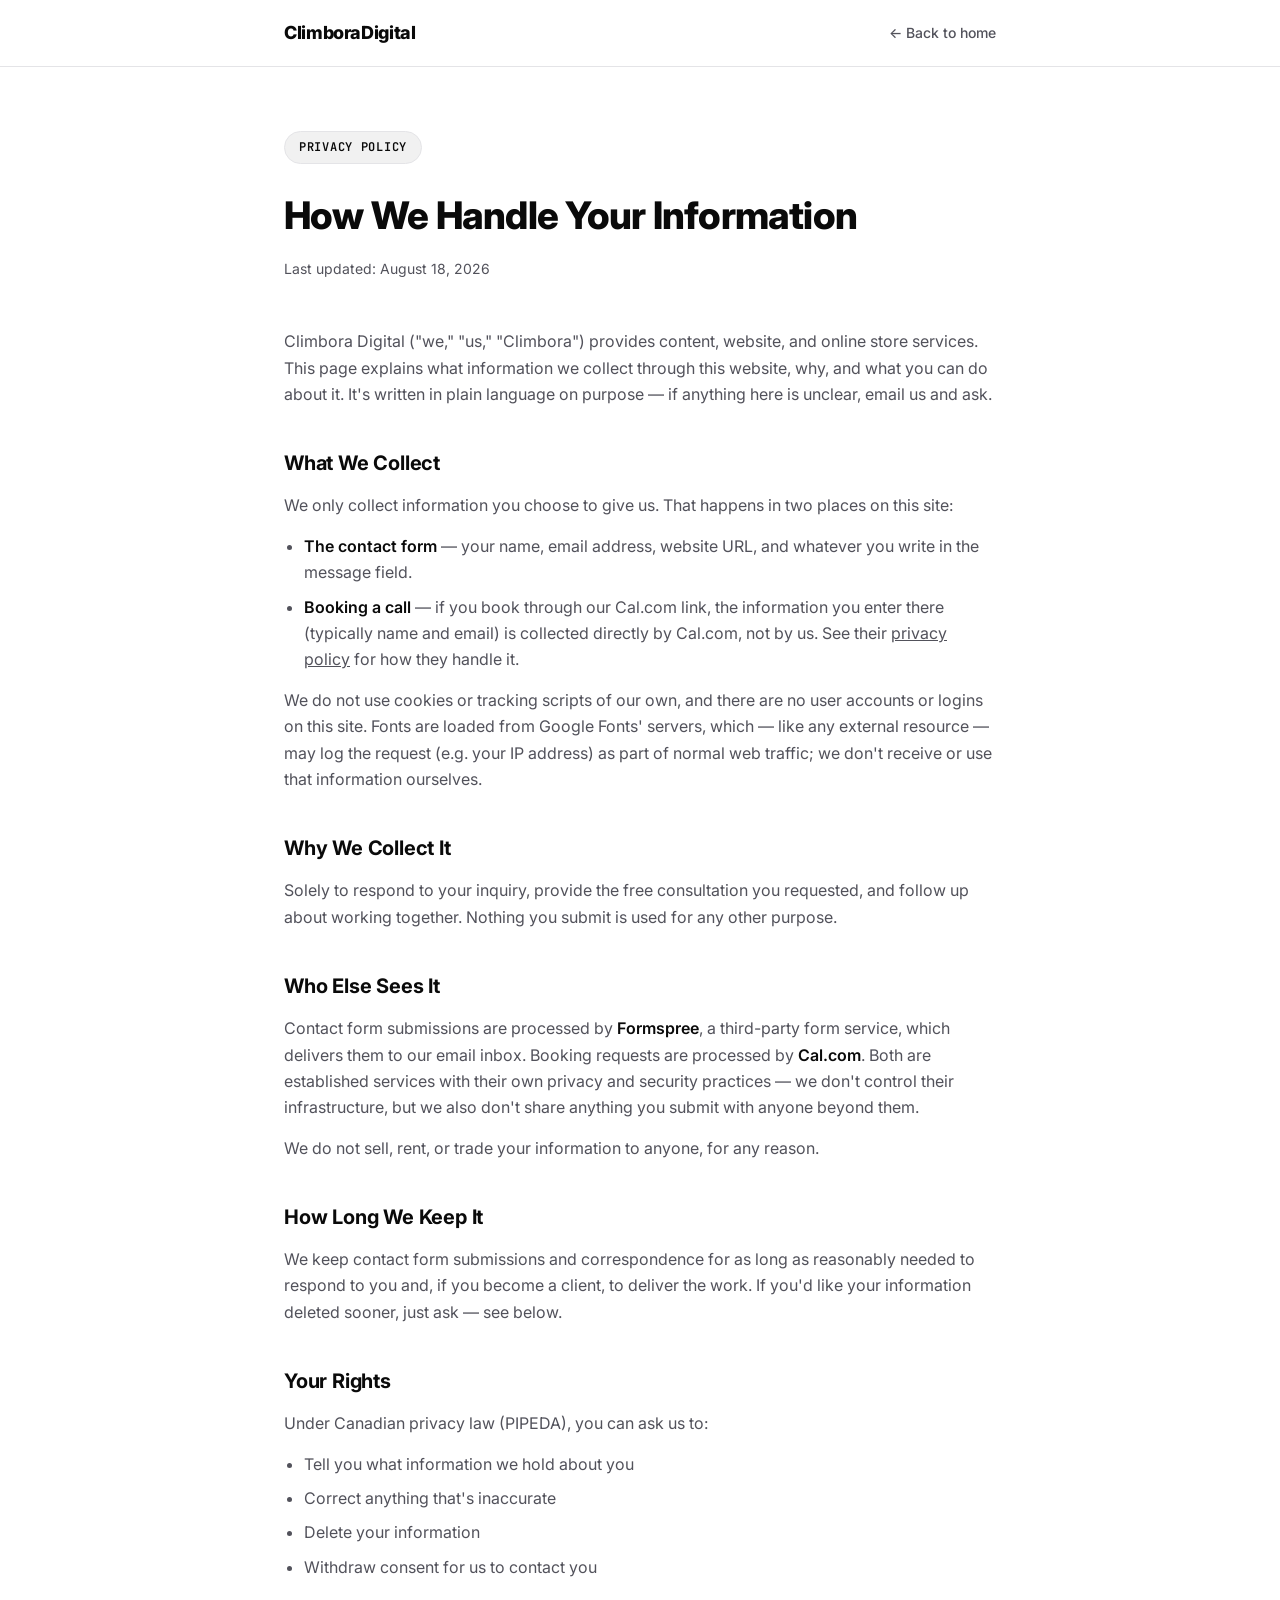
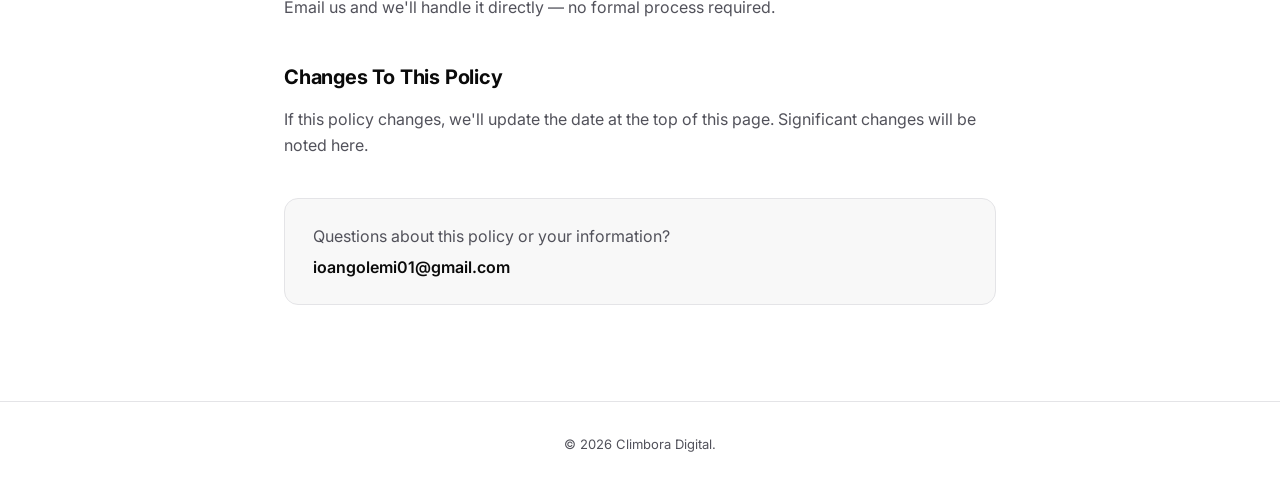
<file: privacy.html>
<!DOCTYPE html>
<html lang="en">
<head>
<script>document.documentElement.classList.add('js-ready');</script>
<meta charset="UTF-8">
<meta name="viewport" content="width=device-width, initial-scale=1.0">
<title>Privacy Policy — Climbora Digital</title>
<meta name="description" content="How Climbora Digital collects, uses, and protects your information.">
<link rel="canonical" href="https://climboradigital.com/privacy">
<link rel="icon" type="image/svg+xml" href="favicon.svg">
<link rel="preconnect" href="https://fonts.googleapis.com">
<link rel="preconnect" href="https://fonts.gstatic.com" crossorigin>
<link href="https://fonts.googleapis.com/css2?family=Inter:wght@400;500;600;700;800&family=JetBrains+Mono:wght@500&display=swap" rel="stylesheet">
<style>
  :root {
    --ink: #0A0A0A;
    --ink-soft: #52525B;
    --line: #E4E4E7;
    --bg: #FFFFFF;
    --bg-alt: #F8F8F8;
    --accent-soft: #F1F1F1;
    --max: 760px;
    --font-mono: 'JetBrains Mono', ui-monospace, 'SFMono-Regular', Menlo, monospace;
  }
  * { box-sizing: border-box; margin: 0; padding: 0; }
  body {
    font-family: 'Inter', -apple-system, BlinkMacSystemFont, 'Segoe UI', sans-serif;
    color: var(--ink);
    background: var(--bg);
    line-height: 1.65;
    -webkit-font-smoothing: antialiased;
  }
  a { color: inherit; }
  .wrap { max-width: var(--max); margin: 0 auto; padding: 0 24px; }

  /* ---------- Page transition ----------
     Crossfades between pages instead of the default instant flash. No-JS:
     body has no opacity rule outside .js-ready, so it's always fully visible
     immediately. Matches index.html/services.html/about.html. */
  body { transition: opacity 0.2s ease; }
  .js-ready body { opacity: 0; }
  .js-ready body.page-ready { opacity: 1; }
  .js-ready body.page-leaving { opacity: 0; }

  header {
    border-bottom: 1px solid var(--line);
    padding: 18px 0;
  }
  header .wrap { display: flex; align-items: center; justify-content: space-between; }
  .logo { font-weight: 800; font-size: 18px; letter-spacing: -0.02em; text-decoration: none; color: var(--ink); }
  .back-link {
    font-size: 14px;
    font-weight: 500;
    color: var(--ink-soft);
    text-decoration: none;
  }
  .back-link:hover { color: var(--ink); }

  main { padding: 64px 0 96px; }

  .eyebrow {
    display: inline-flex;
    align-items: center;
    font-family: var(--font-mono);
    font-size: 12px;
    font-weight: 600;
    text-transform: uppercase;
    letter-spacing: 0.06em;
    background: var(--accent-soft);
    padding: 6px 14px;
    border-radius: 999px;
    border: 1px solid var(--line);
    margin-bottom: 20px;
  }

  h1 {
    font-size: clamp(28px, 4vw, 38px);
    letter-spacing: -0.02em;
    font-weight: 800;
    margin-bottom: 10px;
  }
  .updated {
    font-size: 14px;
    color: var(--ink-soft);
    margin-bottom: 48px;
  }

  h2 {
    font-size: 20px;
    font-weight: 700;
    margin: 40px 0 12px;
    letter-spacing: -0.01em;
  }
  p, li { color: var(--ink-soft); font-size: 16px; margin-bottom: 14px; }
  ul { padding-left: 20px; margin-bottom: 14px; }
  li { margin-bottom: 8px; }
  strong { color: var(--ink); font-weight: 600; }

  .contact-box {
    background: var(--bg-alt);
    border: 1px solid var(--line);
    border-radius: 14px;
    padding: 24px 28px;
    margin-top: 40px;
  }
  .contact-box p { margin-bottom: 4px; }
  .contact-box a { color: var(--ink); font-weight: 600; text-decoration: none; }
  .contact-box a:hover { text-decoration: underline; }

  footer {
    border-top: 1px solid var(--line);
    padding: 32px 0;
    text-align: center;
    font-size: 13px;
    color: var(--ink-soft);
  }
</style>
</head>
<body>

<header>
  <div class="wrap">
    <a href="/" class="logo">Climbora<span style="color:var(--ink)">Digital</span></a>
    <a href="/" class="back-link">← Back to home</a>
  </div>
</header>

<main>
  <div class="wrap">
    <div class="eyebrow">Privacy Policy</div>
    <h1>How We Handle Your Information</h1>
    <p class="updated">Last updated: August 18, 2026</p>

    <p>
      Climbora Digital ("we," "us," "Climbora") provides content,
      website, and online store services. This page explains what information we collect through
      this website, why, and what you can do about it. It's written in plain language on
      purpose — if anything here is unclear, email us and ask.
    </p>

    <h2>What We Collect</h2>
    <p>We only collect information you choose to give us. That happens in two places on this site:</p>
    <ul>
      <li><strong>The contact form</strong> — your name, email address, website URL, and whatever you write in the message field.</li>
      <li><strong>Booking a call</strong> — if you book through our Cal.com link, the information you enter there (typically name and email) is collected directly by Cal.com, not by us. See their <a href="https://cal.com/privacy" target="_blank" rel="noopener">privacy policy</a> for how they handle it.</li>
    </ul>
    <p>
      We do not use cookies or tracking scripts of our own, and there are no user accounts
      or logins on this site. Fonts are loaded from Google Fonts' servers, which — like any
      external resource — may log the request (e.g. your IP address) as part of normal web
      traffic; we don't receive or use that information ourselves.
    </p>

    <h2>Why We Collect It</h2>
    <p>Solely to respond to your inquiry, provide the free consultation you requested, and follow up about working together. Nothing you submit is used for any other purpose.</p>

    <h2>Who Else Sees It</h2>
    <p>
      Contact form submissions are processed by <strong>Formspree</strong>, a third-party
      form service, which delivers them to our email inbox. Booking requests are processed
      by <strong>Cal.com</strong>. Both are established services with their own privacy and
      security practices — we don't control their infrastructure, but we also don't share
      anything you submit with anyone beyond them.
    </p>
    <p>We do not sell, rent, or trade your information to anyone, for any reason.</p>

    <h2>How Long We Keep It</h2>
    <p>
      We keep contact form submissions and correspondence for as long as reasonably needed
      to respond to you and, if you become a client, to deliver the work. If you'd like your
      information deleted sooner, just ask — see below.
    </p>

    <h2>Your Rights</h2>
    <p>Under Canadian privacy law (PIPEDA), you can ask us to:</p>
    <ul>
      <li>Tell you what information we hold about you</li>
      <li>Correct anything that's inaccurate</li>
      <li>Delete your information</li>
      <li>Withdraw consent for us to contact you</li>
    </ul>
    <p>Email us and we'll handle it directly — no formal process required.</p>

    <h2>Changes To This Policy</h2>
    <p>If this policy changes, we'll update the date at the top of this page. Significant changes will be noted here.</p>

    <div class="contact-box">
      <p>Questions about this policy or your information?</p>
      <a href="mailto:ioangolemi01@gmail.com">ioangolemi01@gmail.com</a>
    </div>
  </div>
</main>

<footer>
  <div class="wrap">
    <span>© <span id="year"></span> Climbora Digital.</span>
  </div>
</footer>

<script>
  document.getElementById('year').textContent = new Date().getFullYear();

  // Page transition — see index.html for the full explanation.
  var prefersReducedMotion = window.matchMedia('(prefers-reduced-motion: reduce)').matches;
  if (prefersReducedMotion) {
    document.body.classList.add('page-ready');
  } else {
    requestAnimationFrame(function () {
      requestAnimationFrame(function () {
        document.body.classList.add('page-ready');
      });
    });

    document.querySelectorAll('a[href]').forEach(function (link) {
      if (link.target === '_blank') return;
      if (link.hostname && link.hostname !== window.location.hostname) return;
      var href = link.getAttribute('href');
      if (!href || href.charAt(0) === '#') return;
      if (href.indexOf('mailto:') === 0 || href.indexOf('tel:') === 0) return;

      link.addEventListener('click', function (e) {
        if (e.defaultPrevented || e.button !== 0 || e.metaKey || e.ctrlKey || e.shiftKey || e.altKey) return;
        var target = link.href;
        e.preventDefault();
        document.body.classList.remove('page-ready');
        document.body.classList.add('page-leaving');
        window.setTimeout(function () { window.location.href = target; }, 180);
      });
    });
  }
</script>

</body>
</html>
</file>
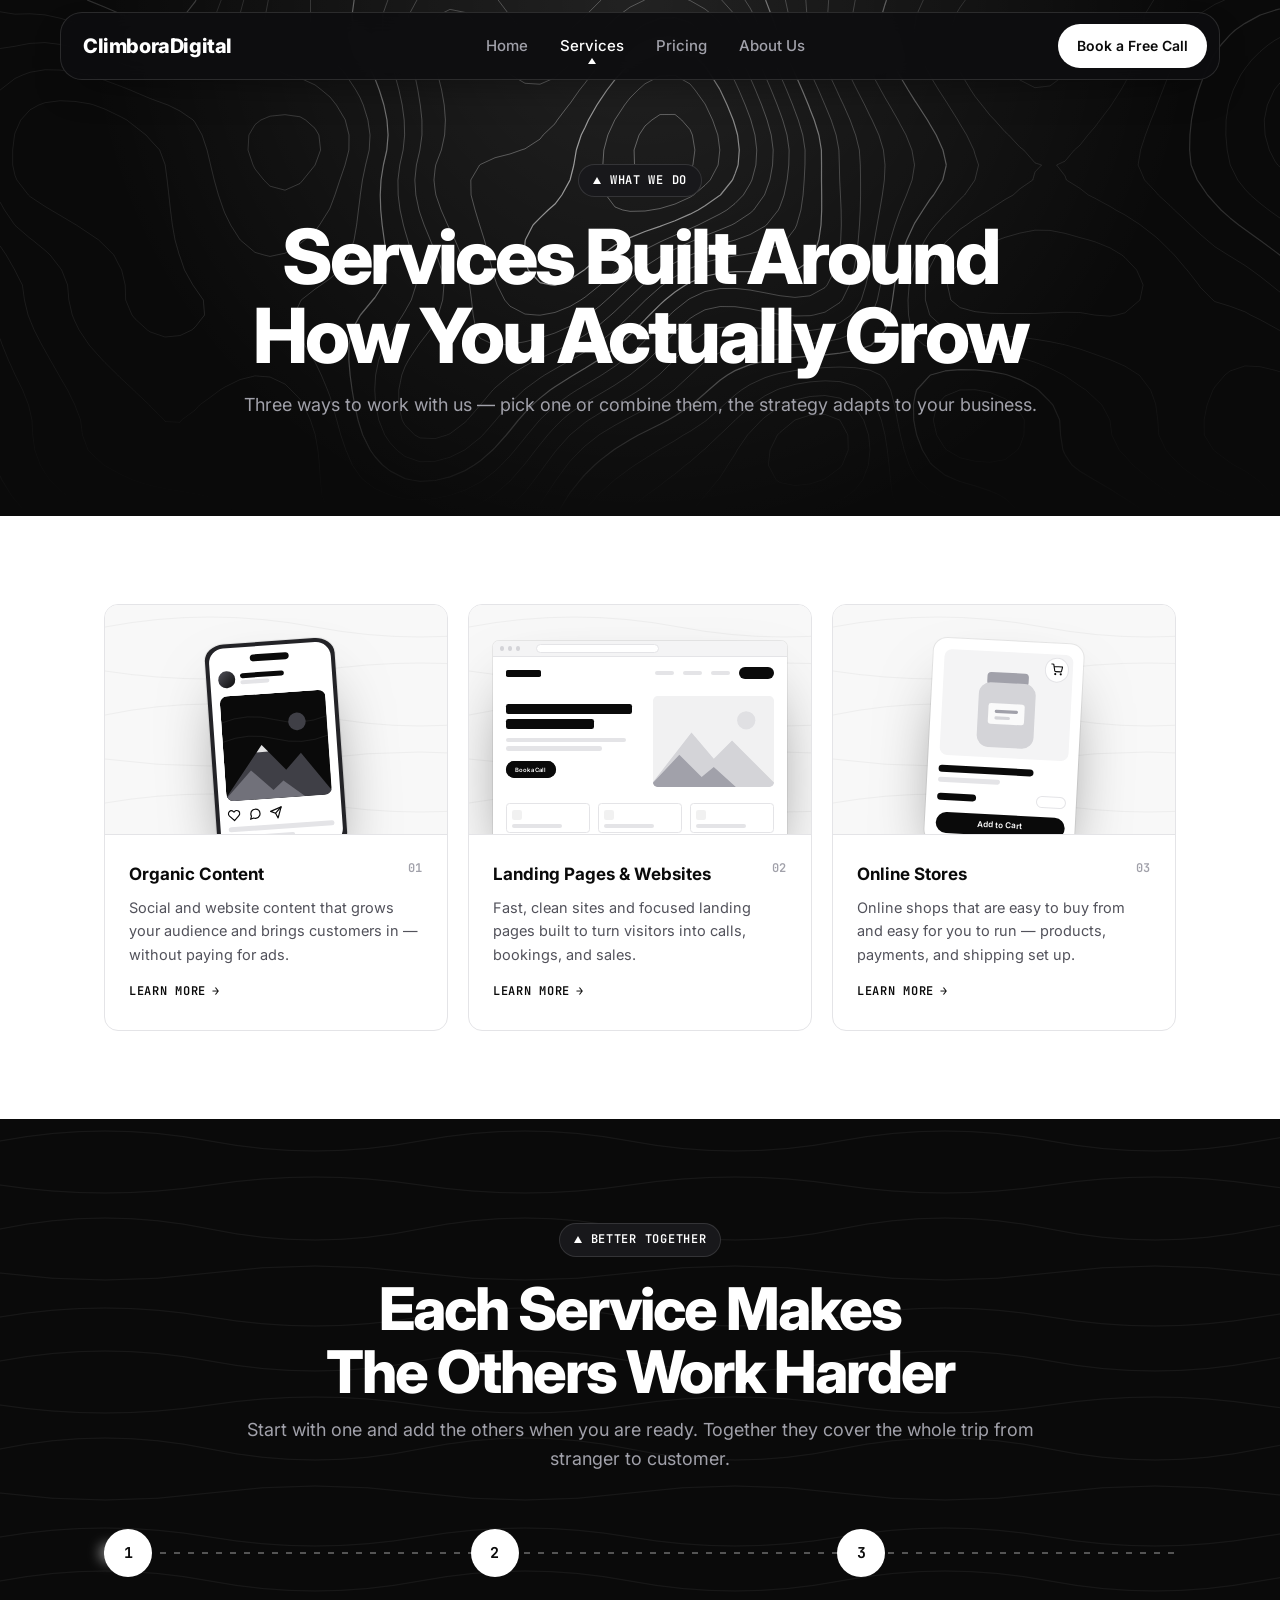
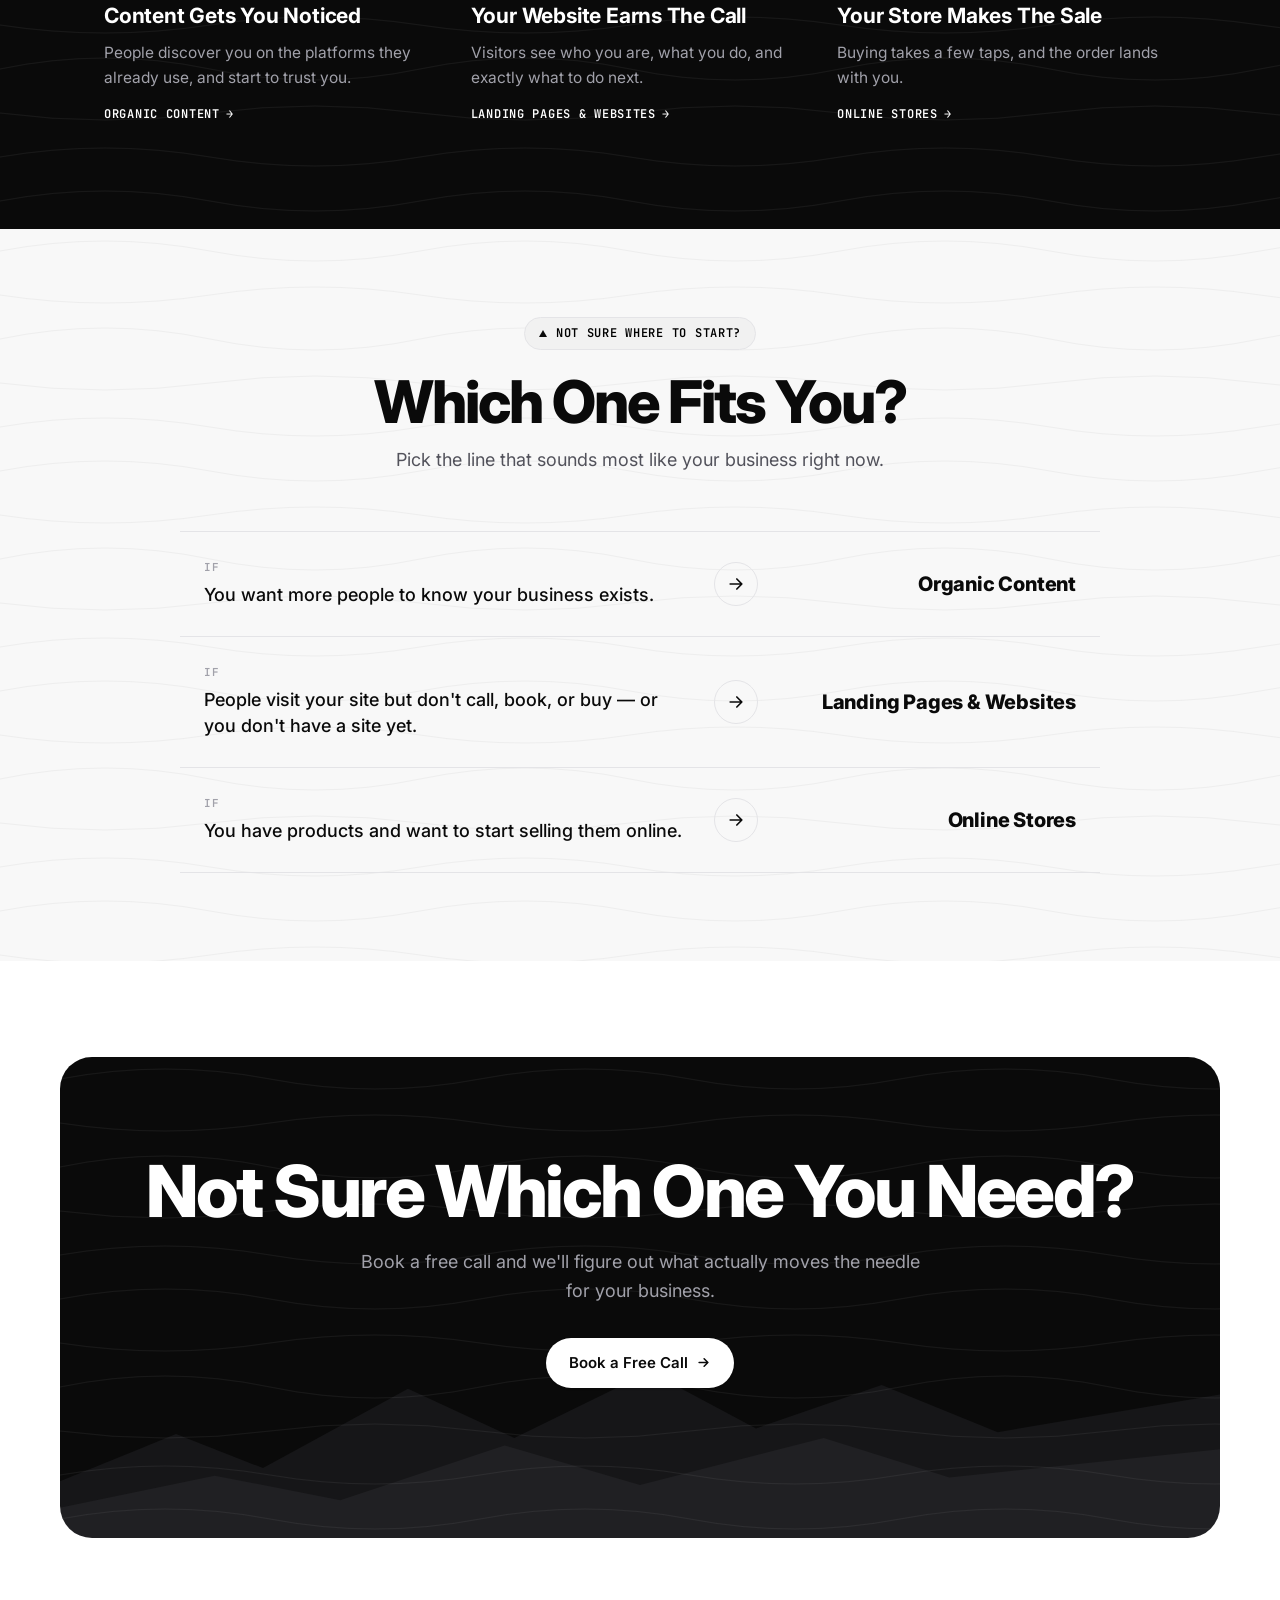
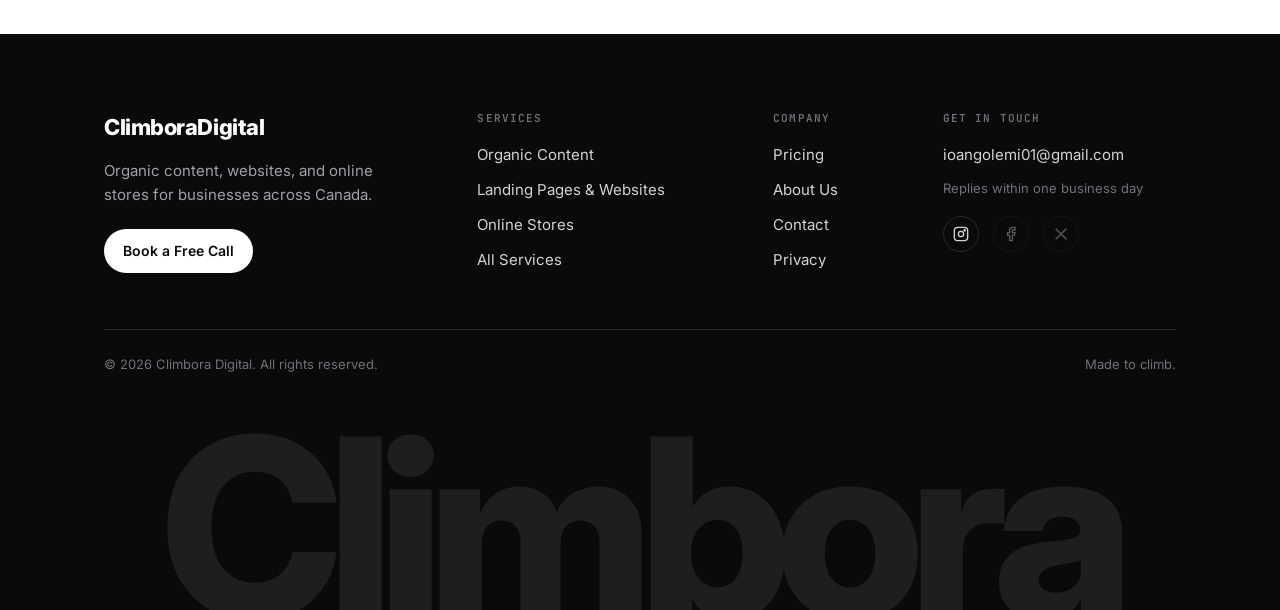
<file: services.html>
<!DOCTYPE html>
<html lang="en">
<head>
<script>document.documentElement.classList.add('js-ready');</script>
<meta charset="UTF-8">
<meta name="viewport" content="width=device-width, initial-scale=1.0">
<title>Services — Climbora Digital</title>
<meta name="description" content="Organic content, landing pages and websites, and online stores — built around how your business actually grows.">
<link rel="canonical" href="https://climboradigital.com/services">
<meta name="theme-color" content="#0A0A0A">

<link rel="icon" type="image/svg+xml" href="favicon.svg">
<link rel="apple-touch-icon" href="favicon.svg">

<meta property="og:type" content="website">
<meta property="og:url" content="https://climboradigital.com/services">
<meta property="og:site_name" content="Climbora Digital">
<meta property="og:title" content="Services — Climbora Digital">
<meta property="og:description" content="Organic content, landing pages and websites, and online stores built around how your business actually grows.">
<meta property="og:image" content="https://climboradigital.com/og-image.png">
<meta property="og:image:width" content="1200">
<meta property="og:image:height" content="630">
<meta property="og:image:alt" content="Climbora Digital — Get Found First. Get Chosen More. Organic content, websites, and online stores.">
<meta property="og:locale" content="en_US">

<meta name="twitter:card" content="summary_large_image">
<meta name="twitter:title" content="Services — Climbora Digital">
<meta name="twitter:description" content="Organic content, landing pages and websites, and online stores built around how your business actually grows.">
<meta name="twitter:image" content="https://climboradigital.com/og-image.png">

<link rel="preconnect" href="https://fonts.googleapis.com">
<link rel="preconnect" href="https://fonts.gstatic.com" crossorigin>
<link href="https://fonts.googleapis.com/css2?family=Inter:wght@400;500;600;700;800&family=JetBrains+Mono:wght@400;500;600;700&display=swap" rel="stylesheet">

<!--
  Structured data — helps Google understand what this business is.
  ⚠️ TODO: add Facebook/X to "sameAs" once those handles are claimed too.
  Kept identical to index.html/about.html on purpose — same business entity.
-->
<script type="application/ld+json">
{
  "@context": "https://schema.org",
  "@type": "ProfessionalService",
  "@id": "https://climboradigital.com/#business",
  "name": "Climbora Digital",
  "description": "Digital agency helping businesses grow with organic content, websites and landing pages, and online stores.",
  "url": "https://climboradigital.com/",
  "logo": "https://climboradigital.com/favicon.svg",
  "image": "https://climboradigital.com/og-image.png",
  "email": "ioangolemi01@gmail.com",
  "priceRange": "$",
  "areaServed": {
    "@type": "Country",
    "name": "Canada"
  },
  "serviceType": [
    "Organic Content Creation",
    "Social Media Content",
    "Website Design",
    "Landing Page Design",
    "E-commerce Store Development"
  ],
  "sameAs": ["https://www.instagram.com/climboradigital/"]
}
</script>
<style>
  :root {
    --ink: #0A0A0A;
    --ink-soft: #52525B;
    --line: #E4E4E7;
    --bg: #FFFFFF;
    --bg-alt: #F8F8F8;
    --accent: #0A0A0A;
    --accent-dark: #000000;
    --accent-soft: #F1F1F1;
    --radius: 14px;
    --max: 1120px;
    --font-mono: 'JetBrains Mono', ui-monospace, 'SFMono-Regular', Menlo, monospace;
    /* Seamless topographic tile (420x220).
       Each path starts and ends at the SAME y with the SAME tangent, so tiles
       butt together with no visible jump. Lines are spaced a uniform 44px,
       including across the tile boundary (198 -> 220+22), so the vertical
       rhythm stays even too. Don't shift a single y value without redoing both. */
    --contour: url("data:image/svg+xml,%3Csvg xmlns='http://www.w3.org/2000/svg' width='420' height='220'%3E%3Cg fill='none' stroke='%230A0A0A' stroke-opacity='0.05' stroke-width='1'%3E%3Cpath d='M0 22 Q 105 2 210 22 T 420 22'/%3E%3Cpath d='M0 66 Q 105 82 210 66 T 420 66'/%3E%3Cpath d='M0 110 Q 105 88 210 110 T 420 110'/%3E%3Cpath d='M0 154 Q 105 168 210 154 T 420 154'/%3E%3Cpath d='M0 198 Q 105 180 210 198 T 420 198'/%3E%3C/g%3E%3C/svg%3E");
    --contour-light: url("data:image/svg+xml,%3Csvg xmlns='http://www.w3.org/2000/svg' width='420' height='220'%3E%3Cg fill='none' stroke='%230A0A0A' stroke-opacity='0.04' stroke-width='1'%3E%3Cpath d='M0 22 Q 105 2 210 22 T 420 22'/%3E%3Cpath d='M0 66 Q 105 82 210 66 T 420 66'/%3E%3Cpath d='M0 110 Q 105 88 210 110 T 420 110'/%3E%3Cpath d='M0 154 Q 105 168 210 154 T 420 154'/%3E%3Cpath d='M0 198 Q 105 180 210 198 T 420 198'/%3E%3C/g%3E%3C/svg%3E");
    --contour-dark: url("data:image/svg+xml,%3Csvg xmlns='http://www.w3.org/2000/svg' width='420' height='220'%3E%3Cg fill='none' stroke='%23FFFFFF' stroke-opacity='0.06' stroke-width='1'%3E%3Cpath d='M0 22 Q 105 2 210 22 T 420 22'/%3E%3Cpath d='M0 66 Q 105 82 210 66 T 420 66'/%3E%3Cpath d='M0 110 Q 105 88 210 110 T 420 110'/%3E%3Cpath d='M0 154 Q 105 168 210 154 T 420 154'/%3E%3Cpath d='M0 198 Q 105 180 210 198 T 420 198'/%3E%3C/g%3E%3C/svg%3E");
  }

  * { box-sizing: border-box; margin: 0; padding: 0; }

  html { scroll-behavior: smooth; }

  body {
    font-family: 'Inter', -apple-system, BlinkMacSystemFont, 'Segoe UI', sans-serif;
    color: var(--ink);
    background: var(--bg);
    line-height: 1.6;
    -webkit-font-smoothing: antialiased;
  }

  a { color: inherit; text-decoration: none; }
  img { max-width: 100%; display: block; }

  :focus-visible {
    outline: 2px solid var(--ink);
    outline-offset: 3px;
    border-radius: 4px;
  }
  .cta-band a:focus-visible { outline-color: #fff; }

  .wrap {
    max-width: var(--max);
    margin: 0 auto;
    padding: 0 24px;
  }

  /* ---------- Nav ---------- */
  header {
    position: sticky;
    top: 0;
    z-index: 50;
    background: rgba(255,255,255,0.85);
    backdrop-filter: saturate(180%) blur(10px);
    border-bottom: 1px solid var(--line);
  }

  nav {
    max-width: var(--max);
    margin: 0 auto;
    padding: 18px 24px;
    display: flex;
    align-items: center;
    justify-content: space-between;
  }

  .logo {
    font-weight: 800;
    font-size: 20px;
    letter-spacing: -0.02em;
  }
  .logo span { color: var(--accent); }

  .nav-links {
    display: flex;
    gap: 32px;
    font-size: 15px;
    font-weight: 500;
    color: var(--ink-soft);
  }
  .nav-links a:hover { color: var(--ink); }
  .nav-links a.active { color: var(--ink); }

  .nav-cta {
    display: flex;
    align-items: center;
    gap: 20px;
  }

  .btn {
    display: inline-flex;
    align-items: center;
    justify-content: center;
    gap: 8px;
    padding: 12px 22px;
    border-radius: 999px;
    font-weight: 600;
    font-size: 15px;
    cursor: pointer;
    border: 1px solid transparent;
    transition: transform 0.35s cubic-bezier(0.16, 1, 0.3, 1),
                box-shadow 0.35s cubic-bezier(0.16, 1, 0.3, 1),
                background-color 0.25s ease,
                border-color 0.25s ease;
    white-space: nowrap;
  }
  .btn:active {
    transform: translateY(0) scale(0.97) !important;
    transition-duration: 0.1s;
  }
  .btn-primary {
    background: var(--accent);
    color: #fff;
    box-shadow: 0 1px 2px rgba(0,0,0,0.15);
  }
  .btn-primary:hover {
    background: #2A2A2A;
    transform: translateY(-2px) scale(1.015);
    box-shadow: 0 10px 24px rgba(0,0,0,0.18);
  }
  .btn-ghost {
    background: var(--bg);
    color: var(--ink);
    border-color: var(--line);
  }
  .btn-ghost:hover {
    border-color: var(--ink);
    background: var(--accent-soft);
    transform: translateY(-2px);
  }
  .btn-sm { padding: 10px 18px; font-size: 14px; }

  .menu-toggle {
    display: none;
    width: 40px;
    height: 40px;
    align-items: center;
    justify-content: center;
    border-radius: 10px;
    border: 1px solid var(--line);
    background: #fff;
  }

  .mobile-menu {
    display: none;
    flex-direction: column;
    gap: 4px;
    padding: 12px 24px 20px;
    border-top: 1px solid var(--line);
    background: #fff;
  }
  .mobile-menu.open { display: flex; }
  .mobile-menu a {
    padding: 12px 4px;
    font-size: 15px;
    font-weight: 500;
    color: var(--ink-soft);
    border-bottom: 1px solid var(--line);
  }
  .mobile-menu a:last-of-type { border-bottom: none; }
  .mobile-menu .btn { margin-top: 8px; }

  .eyebrow {
    display: inline-flex;
    align-items: center;
    gap: 9px;
    background: var(--accent-soft);
    color: var(--accent-dark);
    font-family: var(--font-mono);
    font-size: 12px;
    font-weight: 600;
    text-transform: uppercase;
    letter-spacing: 0.06em;
    padding: 6px 14px;
    border-radius: 999px;
    border: 1px solid var(--line);
    margin-bottom: 20px;
  }
  .eyebrow::before {
    content: "";
    width: 0;
    height: 0;
    border-left: 4px solid transparent;
    border-right: 4px solid transparent;
    border-bottom: 7px solid var(--accent);
  }

  h1 {
    font-size: clamp(34px, 5vw, 54px);
    line-height: 1.08;
    letter-spacing: -0.03em;
    font-weight: 800;
    margin-bottom: 22px;
  }

  /* ---------- Section shared ---------- */
  section { padding: 96px 0; }
  .section-head {
    max-width: 620px;
    margin: 0 auto 56px;
    text-align: center;
  }
  .section-head .eyebrow { margin-bottom: 16px; }
  h2 {
    font-size: clamp(28px, 3.4vw, 38px);
    letter-spacing: -0.02em;
    font-weight: 800;
    margin-bottom: 14px;
  }
  .section-head p {
    color: var(--ink-soft);
    font-size: 17px;
  }

  /* ---------- Scroll reveal ---------- */
  .reveal { transition: opacity 0.65s ease, transform 0.65s ease; }
  .js-ready .reveal { opacity: 0; transform: translateY(22px); }
  .js-ready .reveal.in-view { opacity: 1; transform: translateY(0); }
  .services-grid .reveal:nth-child(2) { transition-delay: 0.08s; }
  .services-grid .reveal:nth-child(3) { transition-delay: 0.16s; }
  .services-grid .reveal:nth-child(4) { transition-delay: 0.24s; }
  .check-list .reveal:nth-child(2) { transition-delay: 0.06s; }
  .check-list .reveal:nth-child(3) { transition-delay: 0.12s; }
  .check-list .reveal:nth-child(4) { transition-delay: 0.18s; }

  /* ---------- Services grid (reused for sub-cards) ---------- */
  .services-grid {
    display: grid;
    grid-template-columns: repeat(4, 1fr);
    gap: 20px;
  }
  .service-card {
    border: 1px solid var(--line);
    border-radius: var(--radius);
    padding: 28px 24px;
    background: var(--bg);
    transition: box-shadow 0.15s ease, transform 0.15s ease, opacity 0.65s ease;
  }
  .service-card:hover {
    box-shadow: 0 12px 32px rgba(15,23,42,0.08);
    transform: translateY(-3px);
  }
  .service-icon {
    width: 44px;
    height: 44px;
    background: var(--accent-soft);
    color: var(--accent-dark);
    display: flex;
    align-items: center;
    justify-content: center;
    margin-bottom: 18px;
    clip-path: polygon(22% 0%, 100% 0%, 100% 100%, 0% 100%, 0% 22%);
  }
  .service-card h3 {
    font-size: 17px;
    font-weight: 700;
    margin-bottom: 8px;
  }
  .service-card p {
    font-size: 14.5px;
    color: var(--ink-soft);
  }

  /* ---------- Page hero (Services, About) ---------- */
  .page-hero {
    padding: 96px 0 72px;
    text-align: center;
    background:
      radial-gradient(700px circle at 50% -10%, var(--accent-soft), transparent 60%),
      var(--contour);
    background-repeat: no-repeat, repeat;
  }
  .page-hero .wrap { max-width: 700px; }
  .page-hero h1 { margin-bottom: 16px; }
  .page-hero p { color: var(--ink-soft); font-size: 18px; }

  /* ---------- Service pillar blocks ---------- */
  .service-block { padding: 88px 0; }
  .service-block-alt { background: var(--bg-alt) var(--contour-light); }
  .service-block-head { max-width: 640px; margin: 0 auto 48px; text-align: center; }
  .service-block-head h2 { margin-bottom: 12px; }
  .service-block-head p { color: var(--ink-soft); font-size: 17px; }
  .services-grid.cols-3 { grid-template-columns: repeat(3, 1fr); }

  .check-list { max-width: 640px; margin: 0 auto; display: grid; gap: 16px; }
  .check-list li {
    display: flex;
    align-items: flex-start;
    gap: 12px;
    list-style: none;
    color: var(--ink-soft);
    font-size: 16px;
  }
  .check-list svg { flex-shrink: 0; margin-top: 3px; color: var(--accent); }

  /* ---------- CTA band ---------- */
  .cta-band {
    position: relative;
    overflow: hidden;
    background: var(--ink);
    color: #fff;
    border-radius: 24px;
    padding: 64px 48px;
    text-align: center;
    margin: 0 24px;
  }
  .cta-band::before {
    content: "";
    position: absolute;
    inset: 0;
    background-image: var(--contour-dark);
    pointer-events: none;
  }
  .cta-band > * { position: relative; z-index: 1; }
  .cta-band h2 { color: #fff; }
  .cta-band p { color: #A1A1AA; max-width: 480px; margin: 0 auto 32px; font-size: 17px; }
  .cta-band .btn-primary { background: #fff; color: var(--ink); }
  .cta-band .btn-primary:hover { background: #E4E4E7; }

  /* ---------- Footer ---------- */
  footer {
    border-top: 1px solid var(--line);
    padding: 48px 0 32px;
  }
  .footer-inner {
    display: flex;
    justify-content: space-between;
    align-items: center;
    flex-wrap: wrap;
    gap: 16px;
  }
  .footer-links {
    display: flex;
    gap: 24px;
    font-size: 14px;
    color: var(--ink-soft);
  }
  .footer-social { display: flex; gap: 14px; }
  .footer-social a {
    width: 36px;
    height: 36px;
    border-radius: 50%;
    border: 1px solid var(--line);
    display: flex;
    align-items: center;
    justify-content: center;
    color: var(--ink-soft);
  }
  .footer-social a:hover { color: var(--accent); border-color: var(--accent); }
  .footer-social a.is-placeholder { cursor: default; opacity: 0.4; }
  .footer-social a.is-placeholder:hover { color: var(--ink-soft); border-color: var(--line); }
  .footer-bottom {
    margin-top: 32px;
    padding-top: 24px;
    border-top: 1px solid var(--line);
    font-size: 13px;
    color: var(--ink-soft);
    display: flex;
    justify-content: space-between;
    flex-wrap: wrap;
    gap: 8px;
  }

  /* ---------- Scroll progress ---------- */
  .scroll-progress {
    display: none;
    position: fixed;
    top: 0;
    left: 0;
    width: 0%;
    height: 3px;
    background: var(--ink);
    z-index: 200;
    transition: width 0.1s linear;
  }
  .js-ready .scroll-progress { display: block; }

  /* ---------- Page transition ----------
     Crossfades between pages instead of the default instant flash. No-JS:
     body has no opacity rule outside .js-ready, so it's always fully visible
     immediately — same progressive-enhancement pattern as .reveal elsewhere. */
  body { transition: opacity 0.2s ease; }
  .js-ready body { opacity: 0; }
  .js-ready body.page-ready { opacity: 1; }
  .js-ready body.page-leaving { opacity: 0; }


  /* ---------- Offer pages ---------- */
  .page-hero .hero-cta { margin-top: 28px; }
  a.service-card { display: block; }
  .card-more {
    display: inline-block;
    margin-top: 14px;
    font-family: var(--font-mono);
    font-size: 12px;
    font-weight: 600;
    text-transform: uppercase;
    letter-spacing: 0.06em;
    color: var(--ink);
  }

  /* ---------- Responsive ---------- */
  @media (max-width: 900px) {
    .services-grid { grid-template-columns: repeat(2, 1fr); }
    .services-grid.cols-3 { grid-template-columns: repeat(2, 1fr); }
  }

  @media (max-width: 680px) {
    .nav-links { display: none; }
    .nav-cta .btn-primary.btn-sm { display: none; }
    .menu-toggle { display: inline-flex; cursor: pointer; }
    .services-grid { grid-template-columns: 1fr; }
    .services-grid.cols-3 { grid-template-columns: 1fr; }
    .cta-band { padding: 48px 24px; margin: 0 16px; }
    section { padding: 64px 0; }
    .service-block { padding: 64px 0; }
    .page-hero { padding: 72px 0 56px; }
  }

  /* ---------- Reduced motion ---------- */
  @media (prefers-reduced-motion: reduce) {
    html { scroll-behavior: auto; }
    *, *::before, *::after {
      animation-duration: 0.01ms !important;
      animation-iteration-count: 1 !important;
      transition-duration: 0.01ms !important;
    }
    .js-ready .reveal { opacity: 1 !important; transform: none !important; }
    .btn:hover { transform: none !important; }
    .service-card:hover { transform: none !important; }
  }
</style>
<link rel="stylesheet" href="/site.css?v=8">
<script src="/site.js?v=8" defer></script>
</head>
<body>

<div class="scroll-progress" id="scroll-progress"></div>

<header>
  <nav>
    <a href="/" class="logo">Climbora<span>Digital</span></a>
    <div class="nav-links">
      <a href="/">Home</a>
      <div class="nav-drop">
        <a href="/services" class="active">Services</a>
        <div class="nav-panel"><div class="nav-panel-in">
          <a href="/organic-content"><span class="ni"><svg viewBox="0 0 24 24" fill="none" stroke="currentColor" stroke-width="2" stroke-linecap="round" stroke-linejoin="round"><path d="M12 20h9"/><path d="M16.5 3.5a2.12 2.12 0 013 3L7 19l-4 1 1-4L16.5 3.5z"/></svg></span><span><b>Organic Content</b><small>Grow an audience without ads</small></span></a>
          <a href="/websites"><span class="ni"><svg viewBox="0 0 24 24" fill="none" stroke="currentColor" stroke-width="2" stroke-linecap="round" stroke-linejoin="round"><rect x="2" y="3" width="20" height="14" rx="2"/><path d="M8 21h8M12 17v4"/></svg></span><span><b>Landing Pages &amp; Websites</b><small>Turn visitors into customers</small></span></a>
          <a href="/online-stores"><span class="ni"><svg viewBox="0 0 24 24" fill="none" stroke="currentColor" stroke-width="2" stroke-linecap="round" stroke-linejoin="round"><path d="M6 2L3 6v14a2 2 0 002 2h14a2 2 0 002-2V6l-3-4z"/><path d="M3 6h18"/><path d="M16 10a4 4 0 01-8 0"/></svg></span><span><b>Online Stores</b><small>Start selling online</small></span></a>
        </div></div>
      </div>
      <a href="/pricing">Pricing</a>
      <a href="/about">About Us</a>
    </div>
    <div class="nav-cta">
      <a href="/#contact" class="btn btn-primary btn-sm" data-cta="book">Book a Free Call</a>
      <button class="menu-toggle" id="menu-toggle" aria-label="Open menu" aria-expanded="false">
        <svg width="20" height="20" viewBox="0 0 24 24" fill="none" stroke="currentColor" stroke-width="2"><path d="M4 6h16M4 12h16M4 18h16"/></svg>
      </button>
    </div>
  </nav>
  <div class="mobile-menu" id="mobile-menu">
    <a href="/">Home</a>
    <a href="/services">Services</a>
    <a href="/pricing">Pricing</a>
    <a href="/about">About Us</a>
    <a href="/#contact" class="btn btn-primary btn-sm" data-cta="book">Book a Free Call</a>
  </div>
</header>

<main>

  <!-- ===================== PAGE HERO ===================== -->
  <section class="page-hero">
    <div class="wrap">
      <div class="eyebrow">What We Do</div>
      <h1>Services Built Around How You Actually Grow</h1>
      <p>Three ways to work with us — pick one or combine them, the strategy adapts to your business.</p>
    </div>
  </section>

  <!-- ===================== OFFERS ===================== -->
  <section class="service-block">
    <div class="wrap">
      <div class="services-grid cols-3 offer-grid">
        <a href="/organic-content" class="service-card offer-card reveal">
          <div class="offer-visual offer-visual--content" aria-hidden="true">
            <div class="mock mock-phone ">
              <div class="screen">
                <div class="phone-notch"></div>
                <div class="post-head"><i></i><div><span></span><span></span></div></div>
                <div class="post-img"><svg class="fill" viewBox="0 0 120 120" preserveAspectRatio="xMidYMid slice"><rect width="120" height="120" fill="#0A0A0A"/><g fill="none" stroke="#fff" stroke-opacity=".08"><path d="M0 30q30-10 60 0t60 0"/><path d="M0 52q30-10 60 0t60 0"/></g><circle cx="86" cy="34" r="10" fill="#3F3F46"/><path d="M-4 120l48-62 26 30 18-18 36 50z" fill="#3F3F46"/><path d="M-4 120l34-34 24 24 12-10 24 20z" fill="#71717A"/><path d="M44 58l6.9 8H37.8z" fill="#fff" fill-opacity=".85"/></svg></div>
                <div class="post-actions"><svg class="heart" viewBox="0 0 24 24" fill="none" stroke="currentColor" stroke-width="2.2" stroke-linecap="round" stroke-linejoin="round"><path d="M20.84 4.61a5.5 5.5 0 00-7.78 0L12 5.67l-1.06-1.06a5.5 5.5 0 00-7.78 7.78l1.06 1.06L12 21.23l7.78-7.78 1.06-1.06a5.5 5.5 0 000-7.78z"/></svg><svg viewBox="0 0 24 24" fill="none" stroke="currentColor" stroke-width="2.2" stroke-linecap="round" stroke-linejoin="round"><path d="M21 11.5a8.38 8.38 0 01-.9 3.8 8.5 8.5 0 01-7.6 4.7 8.38 8.38 0 01-3.8-.9L3 21l1.9-5.7a8.38 8.38 0 01-.9-3.8 8.5 8.5 0 014.7-7.6 8.38 8.38 0 013.8-.9h.5a8.48 8.48 0 018 8v.5z"/></svg><svg viewBox="0 0 24 24" fill="none" stroke="currentColor" stroke-width="2.2" stroke-linecap="round" stroke-linejoin="round"><path d="M22 2L11 13"/><path d="M22 2l-7 20-4-9-9-4 20-7z"/></svg></div>
                <div class="post-lines"><span></span><span></span></div>
              </div>
            </div>
          </div>
          <div class="offer-body">
            <span class="card-num">01</span>
            <h3>Organic Content</h3>
            <p>Social and website content that grows your audience and brings customers in — without paying for ads.</p>
            <span class="card-more">Learn more <span class="arrow">&rarr;</span></span>
          </div>
        </a>
        <a href="/websites" class="service-card offer-card reveal">
          <div class="offer-visual offer-visual--websites" aria-hidden="true">
            <div class="mock mock-browser ">
              <div class="mock-bar"><i></i><i></i><i></i><span class="mock-url"></span></div>
              <div class="mock-page">
                <div class="mp-nav"><b></b><span></span><span></span><span></span><em></em></div>
                <div class="mp-hero">
                  <div class="mp-text"><span class="l1"></span><span class="l2"></span><span class="l3"></span><span class="l4"></span><div class="mp-btn">Book a Call</div></div>
                  <div class="mp-img"><svg class="fill" viewBox="0 0 120 90" preserveAspectRatio="xMidYMid slice"><rect width="120" height="90" fill="#F1F1F2"/><circle cx="92" cy="24" r="9" fill="#E0E0E3"/><path d="M-4 90L38 36l22 26 18-18 46 46z" fill="#D4D4D8"/><path d="M-4 90l30-32 22 22 12-10 22 20z" fill="#A1A1AA"/></svg></div>
                </div>
                <div class="mp-cards"><div></div><div></div><div></div></div>
              </div>
            </div>
          </div>
          <div class="offer-body">
            <span class="card-num">02</span>
            <h3>Landing Pages &amp; Websites</h3>
            <p>Fast, clean sites and focused landing pages built to turn visitors into calls, bookings, and sales.</p>
            <span class="card-more">Learn more <span class="arrow">&rarr;</span></span>
          </div>
        </a>
        <a href="/online-stores" class="service-card offer-card reveal">
          <div class="offer-visual offer-visual--stores" aria-hidden="true">
            <div class="mock mock-store ">
              <div class="screen">
                <div class="store-cart"><svg viewBox="0 0 24 24" fill="none" stroke="currentColor" stroke-width="2.2" stroke-linecap="round" stroke-linejoin="round"><circle cx="9" cy="21" r="1"/><circle cx="20" cy="21" r="1"/><path d="M1 1h4l2.68 13.39a2 2 0 002 1.61h9.72a2 2 0 002-1.61L23 6H6"/></svg><b>1</b></div>
                <div class="store-img"><svg class="fill" viewBox="0 0 100 82" preserveAspectRatio="xMidYMid meet"><rect x="34" y="16" width="32" height="10" rx="3" fill="#A1A1AA"/><rect x="28" y="24" width="44" height="50" rx="9" fill="#D4D4D8"/><rect x="36" y="40" width="28" height="16" rx="2" fill="#FAFAFA"/><rect x="41" y="45" width="18" height="2.5" rx="1.2" fill="#A1A1AA"/><rect x="41" y="50" width="12" height="2.5" rx="1.2" fill="#D4D4D8"/></svg></div>
                <div class="store-title"></div>
                <div class="store-sub"></div>
                <div class="store-row"><span class="store-price"></span><span class="store-qty"></span></div>
                <div class="store-btn">Add to Cart</div>
              </div>
            </div>
          </div>
          <div class="offer-body">
            <span class="card-num">03</span>
            <h3>Online Stores</h3>
            <p>Online shops that are easy to buy from and easy for you to run — products, payments, and shipping set up.</p>
            <span class="card-more">Learn more <span class="arrow">&rarr;</span></span>
          </div>
        </a>
      </div>
    </div>
  </section>

  <!-- ===================== STEPS ===================== -->
  <section class="steps-sec">
    <div class="wrap">
      <div class="service-block-head">
        <div class="eyebrow">Better Together</div>
        <h2>Each Service Makes The Others Work Harder</h2>
        <p>Start with one and add the others when you are ready. Together they cover the whole trip from stranger to customer.</p>
      </div>
      <ol class="steps-line three">
        <li class="reveal">
          <span class="sl-num">1</span>
          <h3>Content Gets You Noticed</h3>
          <p>People discover you on the platforms they already use, and start to trust you.</p>
          <a href="/organic-content">Organic Content <span>&rarr;</span></a>
        </li>
        <li class="reveal">
          <span class="sl-num">2</span>
          <h3>Your Website Earns The Call</h3>
          <p>Visitors see who you are, what you do, and exactly what to do next.</p>
          <a href="/websites">Landing Pages &amp; Websites <span>&rarr;</span></a>
        </li>
        <li class="reveal">
          <span class="sl-num">3</span>
          <h3>Your Store Makes The Sale</h3>
          <p>Buying takes a few taps, and the order lands with you.</p>
          <a href="/online-stores">Online Stores <span>&rarr;</span></a>
        </li>
      </ol>
    </div>
  </section>

  <!-- ===================== WHICH ONE FITS ===================== -->
  <section class="service-block service-block-alt">
    <div class="wrap">
      <div class="service-block-head">
        <div class="eyebrow">Not Sure Where To Start?</div>
        <h2>Which One Fits You?</h2>
        <p>Pick the line that sounds most like your business right now.</p>
      </div>
      <div class="fit-picker">
        <a href="/organic-content" class="fit-row reveal">
          <span class="fit-if"><small>If</small>You want more people to know your business exists.</span>
          <span class="fit-arrow"><svg width="20" height="20" viewBox="0 0 24 24" fill="none" stroke="currentColor" stroke-width="2" stroke-linecap="round" stroke-linejoin="round"><path d="M5 12h14M13 6l6 6-6 6"/></svg></span>
          <span class="fit-then">Organic Content</span>
        </a>
        <a href="/websites" class="fit-row reveal">
          <span class="fit-if"><small>If</small>People visit your site but don&#39;t call, book, or buy — or you don&#39;t have a site yet.</span>
          <span class="fit-arrow"><svg width="20" height="20" viewBox="0 0 24 24" fill="none" stroke="currentColor" stroke-width="2" stroke-linecap="round" stroke-linejoin="round"><path d="M5 12h14M13 6l6 6-6 6"/></svg></span>
          <span class="fit-then">Landing Pages &amp; Websites</span>
        </a>
        <a href="/online-stores" class="fit-row reveal">
          <span class="fit-if"><small>If</small>You have products and want to start selling them online.</span>
          <span class="fit-arrow"><svg width="20" height="20" viewBox="0 0 24 24" fill="none" stroke="currentColor" stroke-width="2" stroke-linecap="round" stroke-linejoin="round"><path d="M5 12h14M13 6l6 6-6 6"/></svg></span>
          <span class="fit-then">Online Stores</span>
        </a>
      </div>
    </div>
  </section>

  <!-- ===================== CTA BAND ===================== -->
  <section>
    <div class="cta-band">
      <h2>Not Sure Which One You Need?</h2>
      <p>Book a free call and we'll figure out what actually moves the needle for your business.</p>
      <a href="/#contact" class="btn btn-primary" data-cta="book">Book a Free Call</a>
    </div>
  </section>

</main>

<footer>
  <div class="wrap">
    <div class="footer-top">
      <div class="footer-brand">
        <a href="/" class="logo">Climbora<span>Digital</span></a>
        <p>Organic content, websites, and online stores for businesses across Canada.</p>
        <a href="/#contact" class="btn btn-primary btn-sm" data-cta="book">Book a Free Call</a>
      </div>
      <nav class="footer-col" aria-label="Services">
        <div class="footer-label">Services</div>
        <a href="/organic-content">Organic Content</a>
        <a href="/websites">Landing Pages &amp; Websites</a>
        <a href="/online-stores">Online Stores</a>
        <a href="/services">All Services</a>
      </nav>
      <nav class="footer-col" aria-label="Company">
        <div class="footer-label">Company</div>
        <a href="/pricing">Pricing</a>
        <a href="/about">About Us</a>
        <a href="/#contact">Contact</a>
        <a href="/privacy">Privacy</a>
      </nav>
      <div class="footer-col">
        <div class="footer-label">Get In Touch</div>
        <a href="mailto:ioangolemi01@gmail.com">ioangolemi01@gmail.com</a>
        <small>Replies within one business day</small>
        <div class="footer-social">
          <a href="https://www.instagram.com/climboradigital/" target="_blank" rel="noopener" aria-label="Climbora Digital on Instagram">
            <svg width="16" height="16" viewBox="0 0 24 24" fill="none" stroke="currentColor" stroke-width="2"><rect x="2" y="2" width="20" height="20" rx="5"/><circle cx="12" cy="12" r="4"/><circle cx="17.5" cy="6.5" r="1"/></svg>
          </a>
          <!-- Facebook page not live yet: placeholder, not a link. To activate, add
               href="https://facebook.com/YOURPAGE" target="_blank" rel="noopener", remove
               class="is-placeholder" and aria-disabled, and add the URL to "sameAs" in the JSON-LD. -->
          <a class="is-placeholder" aria-label="Facebook (coming soon)" aria-disabled="true">
            <svg width="16" height="16" viewBox="0 0 24 24" fill="none" stroke="currentColor" stroke-width="2"><path d="M18 2h-3a5 5 0 00-5 5v3H7v4h3v8h4v-8h3l1-4h-4V7a1 1 0 011-1h3z"/></svg>
          </a>
          <!-- X account not live yet: same activation steps as Facebook. -->
          <a class="is-placeholder" aria-label="X (coming soon)" aria-disabled="true">
            <svg width="16" height="16" viewBox="0 0 24 24" fill="none" stroke="currentColor" stroke-width="2"><path d="M4 4l16 16M20 4L4 20"/></svg>
          </a>
        </div>
      </div>
    </div>
    <div class="footer-bottom">
      <span>© <span id="year"></span> Climbora Digital. All rights reserved.</span>
      <span>Made to climb.</span>
    </div>
    <div class="footer-wordmark" aria-hidden="true">Climbora</div>
  </div>
</footer>

<script>
  /* ============================================================
     CONFIG — keep in sync with index.html
     ============================================================ */
  var BOOKING_URL = 'https://cal.com/xecutiv/30min';
  /* ============================================================ */

  if (BOOKING_URL) {
    document.querySelectorAll('[data-cta="book"]').forEach(function (el) {
      el.href = BOOKING_URL;
      el.target = '_blank';
      el.rel = 'noopener';
    });
  }

  var prefersReducedMotion = window.matchMedia('(prefers-reduced-motion: reduce)').matches;

  document.getElementById('year').textContent = new Date().getFullYear();

  var menuToggle = document.getElementById('menu-toggle');
  var mobileMenu = document.getElementById('mobile-menu');
  menuToggle.addEventListener('click', function () {
    var isOpen = mobileMenu.classList.toggle('open');
    menuToggle.setAttribute('aria-expanded', isOpen);
  });
  mobileMenu.querySelectorAll('a').forEach(function (link) {
    link.addEventListener('click', function () {
      mobileMenu.classList.remove('open');
      menuToggle.setAttribute('aria-expanded', 'false');
    });
  });

  var scrollProgress = document.getElementById('scroll-progress');
  function updateScrollProgress() {
    var scrollTop = window.scrollY || document.documentElement.scrollTop;
    var docHeight = document.documentElement.scrollHeight - document.documentElement.clientHeight;
    var pct = docHeight > 0 ? (scrollTop / docHeight) * 100 : 0;
    scrollProgress.style.width = pct + '%';
  }
  window.addEventListener('scroll', updateScrollProgress, { passive: true });
  window.addEventListener('resize', updateScrollProgress);
  updateScrollProgress();

  var revealEls = document.querySelectorAll('.reveal');
  var revealObserver = new IntersectionObserver(function (entries) {
    entries.forEach(function (entry) {
      if (entry.isIntersecting) {
        entry.target.classList.add('in-view');
        revealObserver.unobserve(entry.target);
      }
    });
  }, { threshold: 0.15 });
  revealEls.forEach(function (el) { revealObserver.observe(el); });

  // Page transition — see index.html for the full explanation. Must run
  // AFTER the BOOKING_URL block above so booking links already have
  // target="_blank" set and get correctly skipped here.
  if (prefersReducedMotion) {
    document.body.classList.add('page-ready');
  } else {
    requestAnimationFrame(function () {
      requestAnimationFrame(function () {
        document.body.classList.add('page-ready');
      });
    });

    document.querySelectorAll('a[href]').forEach(function (link) {
      if (link.target === '_blank') return;
      if (link.hostname && link.hostname !== window.location.hostname) return;
      var href = link.getAttribute('href');
      if (!href || href.charAt(0) === '#') return;
      if (href.indexOf('mailto:') === 0 || href.indexOf('tel:') === 0) return;

      link.addEventListener('click', function (e) {
        if (e.defaultPrevented || e.button !== 0 || e.metaKey || e.ctrlKey || e.shiftKey || e.altKey) return;
        var target = link.href;
        e.preventDefault();
        document.body.classList.remove('page-ready');
        document.body.classList.add('page-leaving');
        window.setTimeout(function () { window.location.href = target; }, 180);
      });
    });
  }
</script>
</body>
</html>
</file>
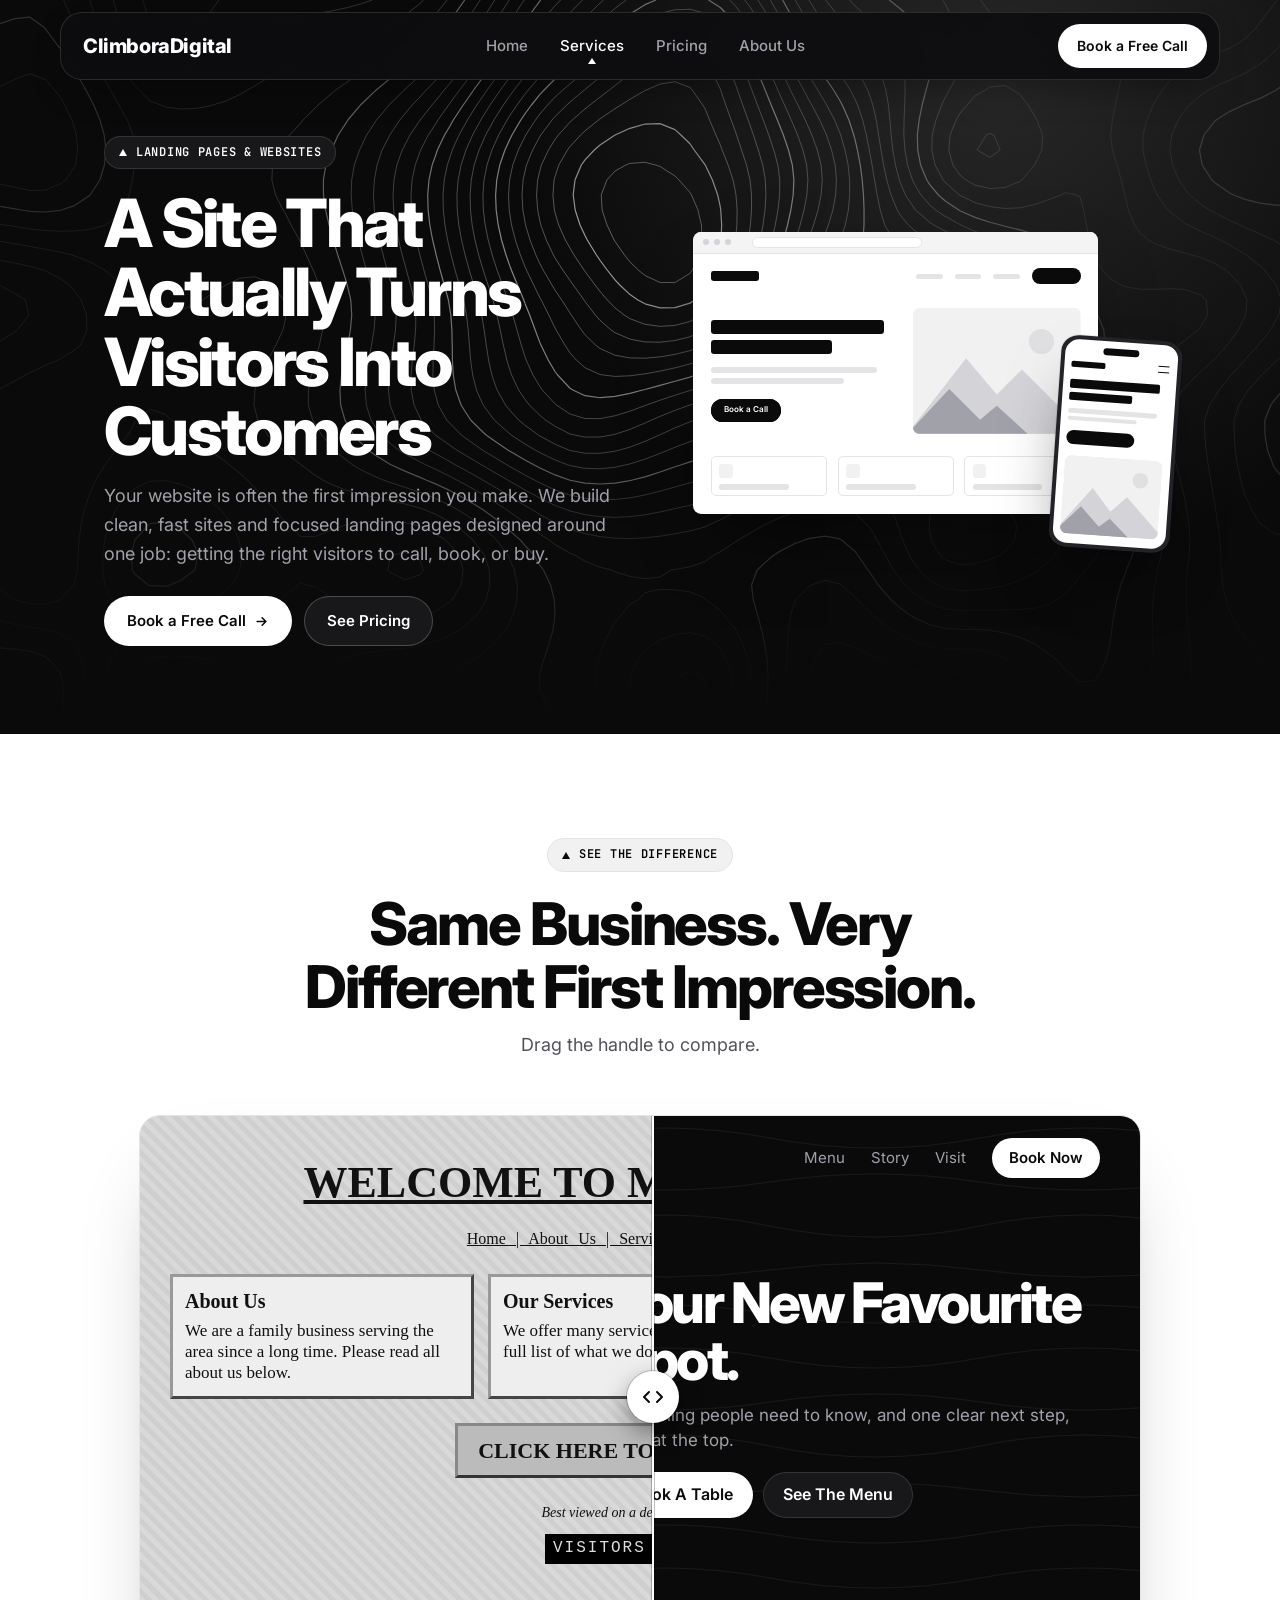
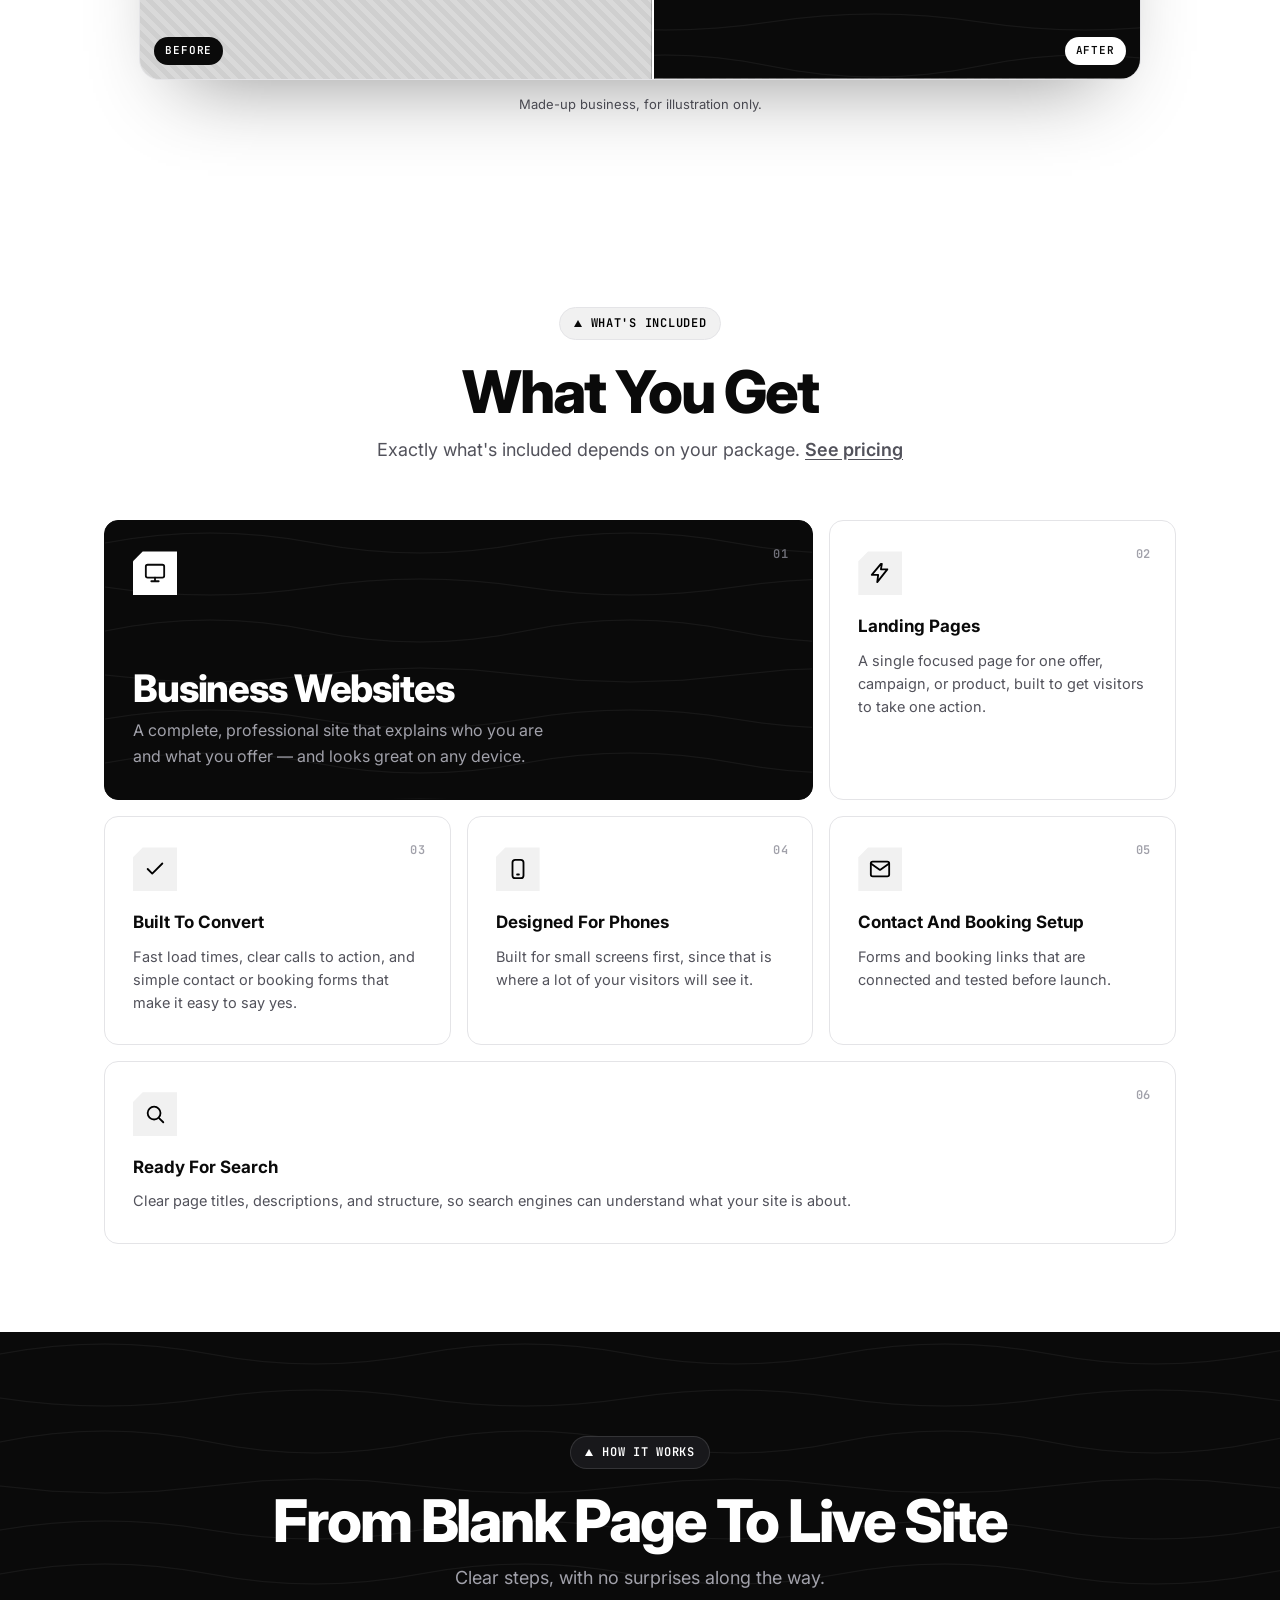
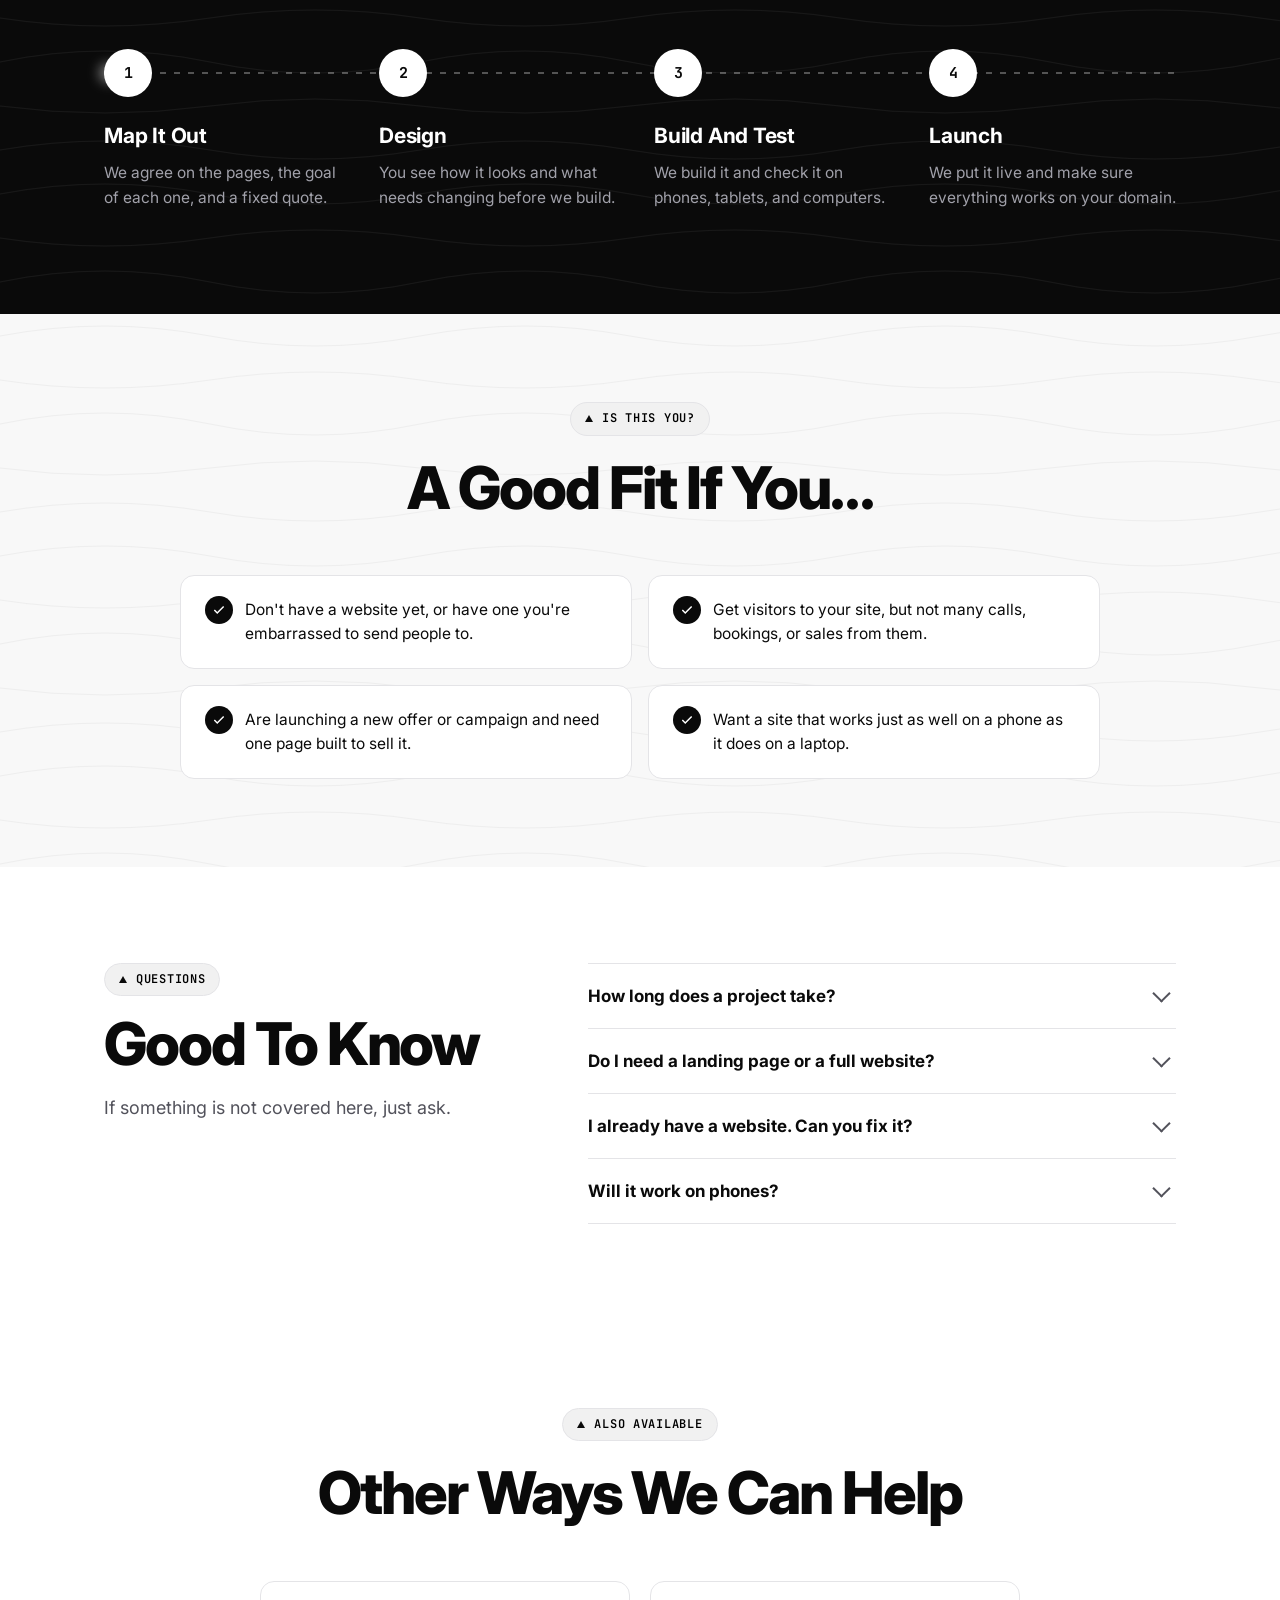
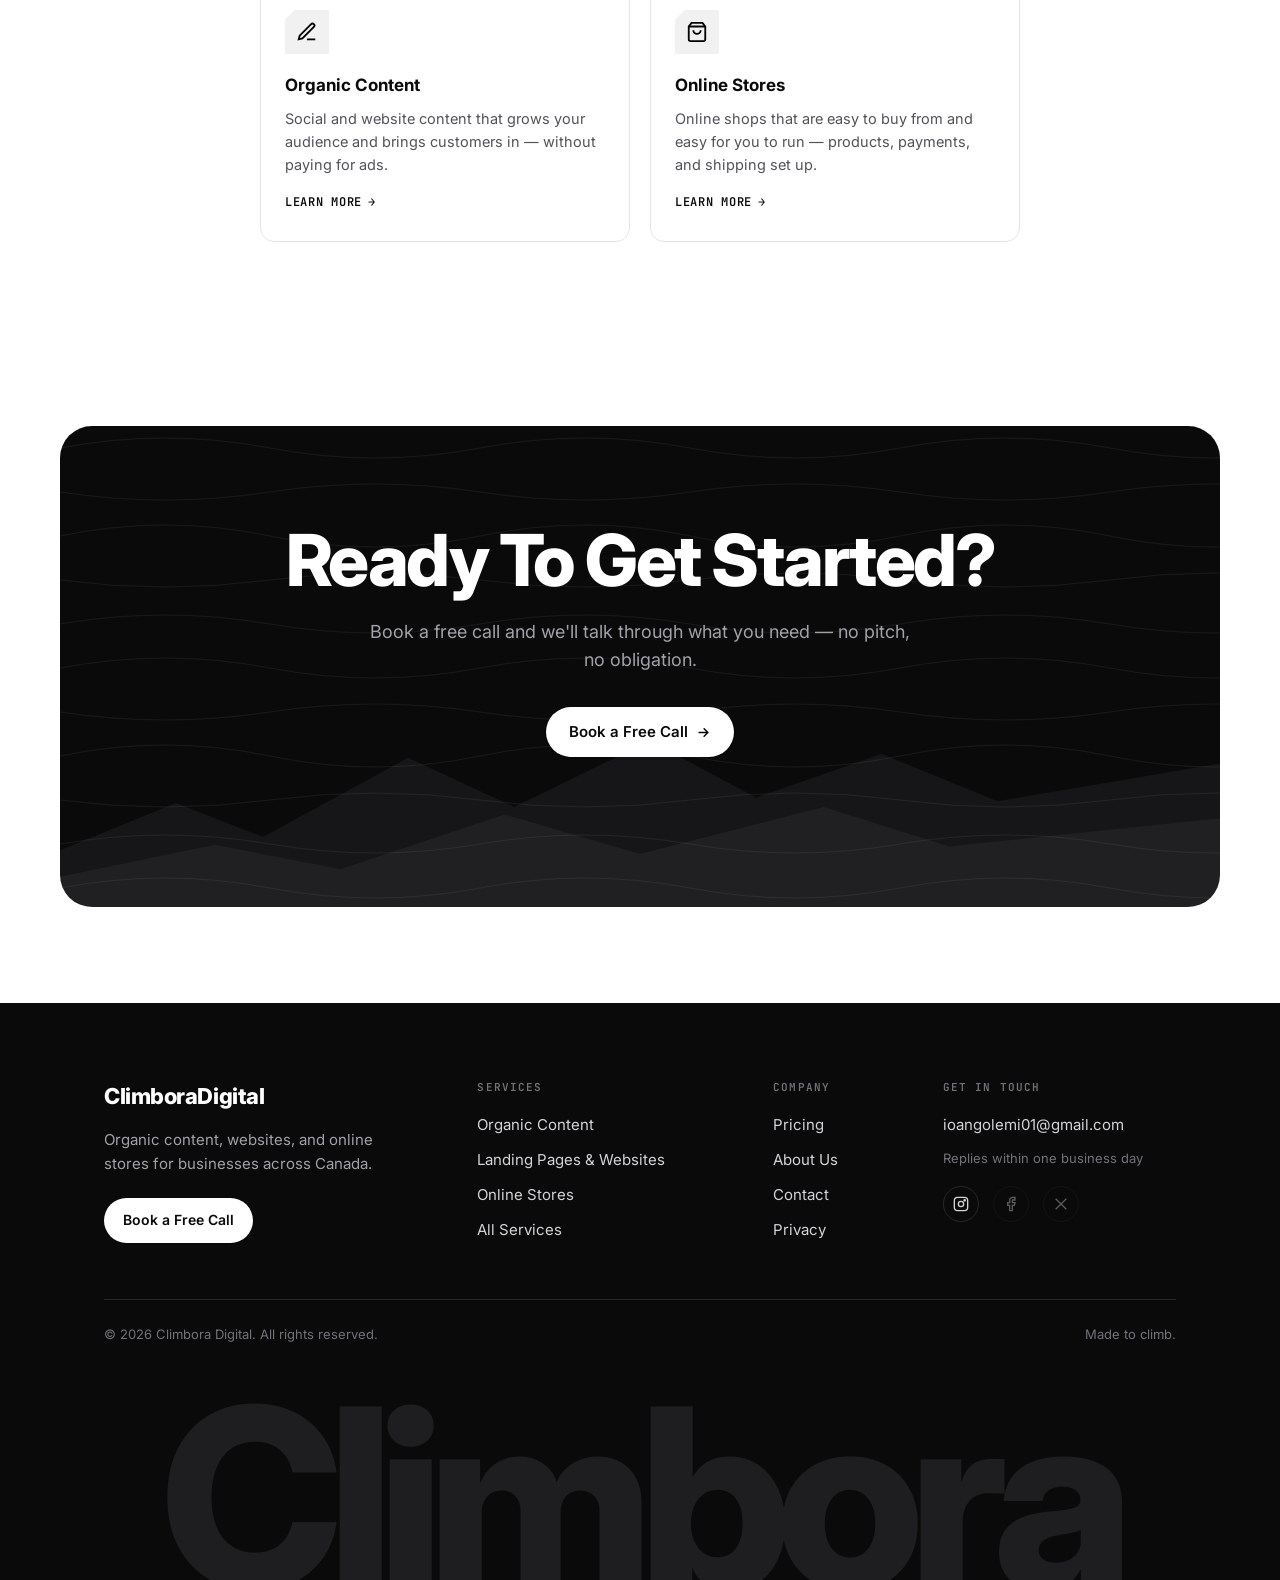
<file: websites.html>
<!DOCTYPE html>
<html lang="en">
<head>
<script>document.documentElement.classList.add('js-ready');</script>
<meta charset="UTF-8">
<meta name="viewport" content="width=device-width, initial-scale=1.0">
<title>Landing Pages &amp; Websites — Climbora Digital</title>
<meta name="description" content="Clean, fast business websites and focused landing pages built to turn visitors into calls, bookings, and sales.">
<link rel="canonical" href="https://climboradigital.com/websites">
<meta name="theme-color" content="#0A0A0A">

<link rel="icon" type="image/svg+xml" href="favicon.svg">
<link rel="apple-touch-icon" href="favicon.svg">

<meta property="og:type" content="website">
<meta property="og:url" content="https://climboradigital.com/websites">
<meta property="og:site_name" content="Climbora Digital">
<meta property="og:title" content="Landing Pages &amp; Websites — Climbora Digital">
<meta property="og:description" content="Clean, fast business websites and focused landing pages built to turn visitors into calls, bookings, and sales.">
<meta property="og:image" content="https://climboradigital.com/og-image.png">
<meta property="og:image:width" content="1200">
<meta property="og:image:height" content="630">
<meta property="og:image:alt" content="Climbora Digital — Get Found First. Get Chosen More. Organic content, websites, and online stores.">
<meta property="og:locale" content="en_US">

<meta name="twitter:card" content="summary_large_image">
<meta name="twitter:title" content="Landing Pages &amp; Websites — Climbora Digital">
<meta name="twitter:description" content="Clean, fast business websites and focused landing pages built to turn visitors into calls, bookings, and sales.">
<meta name="twitter:image" content="https://climboradigital.com/og-image.png">

<link rel="preconnect" href="https://fonts.googleapis.com">
<link rel="preconnect" href="https://fonts.gstatic.com" crossorigin>
<link href="https://fonts.googleapis.com/css2?family=Inter:wght@400;500;600;700;800&family=JetBrains+Mono:wght@400;500;600;700&display=swap" rel="stylesheet">

<!--
  Structured data — helps Google understand what this business is.
  ⚠️ TODO: add Facebook/X to "sameAs" once those handles are claimed too.
  Kept identical to index.html/about.html on purpose — same business entity.
-->
<script type="application/ld+json">
{
  "@context": "https://schema.org",
  "@type": "ProfessionalService",
  "@id": "https://climboradigital.com/#business",
  "name": "Climbora Digital",
  "description": "Digital agency helping businesses grow with organic content, websites and landing pages, and online stores.",
  "url": "https://climboradigital.com/",
  "logo": "https://climboradigital.com/favicon.svg",
  "image": "https://climboradigital.com/og-image.png",
  "email": "ioangolemi01@gmail.com",
  "priceRange": "$",
  "areaServed": {
    "@type": "Country",
    "name": "Canada"
  },
  "serviceType": [
    "Organic Content Creation",
    "Social Media Content",
    "Website Design",
    "Landing Page Design",
    "E-commerce Store Development"
  ],
  "sameAs": ["https://www.instagram.com/climboradigital/"]
}
</script>
<style>
  :root {
    --ink: #0A0A0A;
    --ink-soft: #52525B;
    --line: #E4E4E7;
    --bg: #FFFFFF;
    --bg-alt: #F8F8F8;
    --accent: #0A0A0A;
    --accent-dark: #000000;
    --accent-soft: #F1F1F1;
    --radius: 14px;
    --max: 1120px;
    --font-mono: 'JetBrains Mono', ui-monospace, 'SFMono-Regular', Menlo, monospace;
    /* Seamless topographic tile (420x220).
       Each path starts and ends at the SAME y with the SAME tangent, so tiles
       butt together with no visible jump. Lines are spaced a uniform 44px,
       including across the tile boundary (198 -> 220+22), so the vertical
       rhythm stays even too. Don't shift a single y value without redoing both. */
    --contour: url("data:image/svg+xml,%3Csvg xmlns='http://www.w3.org/2000/svg' width='420' height='220'%3E%3Cg fill='none' stroke='%230A0A0A' stroke-opacity='0.05' stroke-width='1'%3E%3Cpath d='M0 22 Q 105 2 210 22 T 420 22'/%3E%3Cpath d='M0 66 Q 105 82 210 66 T 420 66'/%3E%3Cpath d='M0 110 Q 105 88 210 110 T 420 110'/%3E%3Cpath d='M0 154 Q 105 168 210 154 T 420 154'/%3E%3Cpath d='M0 198 Q 105 180 210 198 T 420 198'/%3E%3C/g%3E%3C/svg%3E");
    --contour-light: url("data:image/svg+xml,%3Csvg xmlns='http://www.w3.org/2000/svg' width='420' height='220'%3E%3Cg fill='none' stroke='%230A0A0A' stroke-opacity='0.04' stroke-width='1'%3E%3Cpath d='M0 22 Q 105 2 210 22 T 420 22'/%3E%3Cpath d='M0 66 Q 105 82 210 66 T 420 66'/%3E%3Cpath d='M0 110 Q 105 88 210 110 T 420 110'/%3E%3Cpath d='M0 154 Q 105 168 210 154 T 420 154'/%3E%3Cpath d='M0 198 Q 105 180 210 198 T 420 198'/%3E%3C/g%3E%3C/svg%3E");
    --contour-dark: url("data:image/svg+xml,%3Csvg xmlns='http://www.w3.org/2000/svg' width='420' height='220'%3E%3Cg fill='none' stroke='%23FFFFFF' stroke-opacity='0.06' stroke-width='1'%3E%3Cpath d='M0 22 Q 105 2 210 22 T 420 22'/%3E%3Cpath d='M0 66 Q 105 82 210 66 T 420 66'/%3E%3Cpath d='M0 110 Q 105 88 210 110 T 420 110'/%3E%3Cpath d='M0 154 Q 105 168 210 154 T 420 154'/%3E%3Cpath d='M0 198 Q 105 180 210 198 T 420 198'/%3E%3C/g%3E%3C/svg%3E");
  }

  * { box-sizing: border-box; margin: 0; padding: 0; }

  html { scroll-behavior: smooth; }

  body {
    font-family: 'Inter', -apple-system, BlinkMacSystemFont, 'Segoe UI', sans-serif;
    color: var(--ink);
    background: var(--bg);
    line-height: 1.6;
    -webkit-font-smoothing: antialiased;
  }

  a { color: inherit; text-decoration: none; }
  img { max-width: 100%; display: block; }

  :focus-visible {
    outline: 2px solid var(--ink);
    outline-offset: 3px;
    border-radius: 4px;
  }
  .cta-band a:focus-visible { outline-color: #fff; }

  .wrap {
    max-width: var(--max);
    margin: 0 auto;
    padding: 0 24px;
  }

  /* ---------- Nav ---------- */
  header {
    position: sticky;
    top: 0;
    z-index: 50;
    background: rgba(255,255,255,0.85);
    backdrop-filter: saturate(180%) blur(10px);
    border-bottom: 1px solid var(--line);
  }

  nav {
    max-width: var(--max);
    margin: 0 auto;
    padding: 18px 24px;
    display: flex;
    align-items: center;
    justify-content: space-between;
  }

  .logo {
    font-weight: 800;
    font-size: 20px;
    letter-spacing: -0.02em;
  }
  .logo span { color: var(--accent); }

  .nav-links {
    display: flex;
    gap: 32px;
    font-size: 15px;
    font-weight: 500;
    color: var(--ink-soft);
  }
  .nav-links a:hover { color: var(--ink); }
  .nav-links a.active { color: var(--ink); }

  .nav-cta {
    display: flex;
    align-items: center;
    gap: 20px;
  }

  .btn {
    display: inline-flex;
    align-items: center;
    justify-content: center;
    gap: 8px;
    padding: 12px 22px;
    border-radius: 999px;
    font-weight: 600;
    font-size: 15px;
    cursor: pointer;
    border: 1px solid transparent;
    transition: transform 0.35s cubic-bezier(0.16, 1, 0.3, 1),
                box-shadow 0.35s cubic-bezier(0.16, 1, 0.3, 1),
                background-color 0.25s ease,
                border-color 0.25s ease;
    white-space: nowrap;
  }
  .btn:active {
    transform: translateY(0) scale(0.97) !important;
    transition-duration: 0.1s;
  }
  .btn-primary {
    background: var(--accent);
    color: #fff;
    box-shadow: 0 1px 2px rgba(0,0,0,0.15);
  }
  .btn-primary:hover {
    background: #2A2A2A;
    transform: translateY(-2px) scale(1.015);
    box-shadow: 0 10px 24px rgba(0,0,0,0.18);
  }
  .btn-ghost {
    background: var(--bg);
    color: var(--ink);
    border-color: var(--line);
  }
  .btn-ghost:hover {
    border-color: var(--ink);
    background: var(--accent-soft);
    transform: translateY(-2px);
  }
  .btn-sm { padding: 10px 18px; font-size: 14px; }

  .menu-toggle {
    display: none;
    width: 40px;
    height: 40px;
    align-items: center;
    justify-content: center;
    border-radius: 10px;
    border: 1px solid var(--line);
    background: #fff;
  }

  .mobile-menu {
    display: none;
    flex-direction: column;
    gap: 4px;
    padding: 12px 24px 20px;
    border-top: 1px solid var(--line);
    background: #fff;
  }
  .mobile-menu.open { display: flex; }
  .mobile-menu a {
    padding: 12px 4px;
    font-size: 15px;
    font-weight: 500;
    color: var(--ink-soft);
    border-bottom: 1px solid var(--line);
  }
  .mobile-menu a:last-of-type { border-bottom: none; }
  .mobile-menu .btn { margin-top: 8px; }

  .eyebrow {
    display: inline-flex;
    align-items: center;
    gap: 9px;
    background: var(--accent-soft);
    color: var(--accent-dark);
    font-family: var(--font-mono);
    font-size: 12px;
    font-weight: 600;
    text-transform: uppercase;
    letter-spacing: 0.06em;
    padding: 6px 14px;
    border-radius: 999px;
    border: 1px solid var(--line);
    margin-bottom: 20px;
  }
  .eyebrow::before {
    content: "";
    width: 0;
    height: 0;
    border-left: 4px solid transparent;
    border-right: 4px solid transparent;
    border-bottom: 7px solid var(--accent);
  }

  h1 {
    font-size: clamp(34px, 5vw, 54px);
    line-height: 1.08;
    letter-spacing: -0.03em;
    font-weight: 800;
    margin-bottom: 22px;
  }

  /* ---------- Section shared ---------- */
  section { padding: 96px 0; }
  .section-head {
    max-width: 620px;
    margin: 0 auto 56px;
    text-align: center;
  }
  .section-head .eyebrow { margin-bottom: 16px; }
  h2 {
    font-size: clamp(28px, 3.4vw, 38px);
    letter-spacing: -0.02em;
    font-weight: 800;
    margin-bottom: 14px;
  }
  .section-head p {
    color: var(--ink-soft);
    font-size: 17px;
  }

  /* ---------- Scroll reveal ---------- */
  .reveal { transition: opacity 0.65s ease, transform 0.65s ease; }
  .js-ready .reveal { opacity: 0; transform: translateY(22px); }
  .js-ready .reveal.in-view { opacity: 1; transform: translateY(0); }
  .services-grid .reveal:nth-child(2) { transition-delay: 0.08s; }
  .services-grid .reveal:nth-child(3) { transition-delay: 0.16s; }
  .services-grid .reveal:nth-child(4) { transition-delay: 0.24s; }
  .check-list .reveal:nth-child(2) { transition-delay: 0.06s; }
  .check-list .reveal:nth-child(3) { transition-delay: 0.12s; }
  .check-list .reveal:nth-child(4) { transition-delay: 0.18s; }

  /* ---------- Services grid (reused for sub-cards) ---------- */
  .services-grid {
    display: grid;
    grid-template-columns: repeat(4, 1fr);
    gap: 20px;
  }
  .service-card {
    border: 1px solid var(--line);
    border-radius: var(--radius);
    padding: 28px 24px;
    background: var(--bg);
    transition: box-shadow 0.15s ease, transform 0.15s ease, opacity 0.65s ease;
  }
  .service-card:hover {
    box-shadow: 0 12px 32px rgba(15,23,42,0.08);
    transform: translateY(-3px);
  }
  .service-icon {
    width: 44px;
    height: 44px;
    background: var(--accent-soft);
    color: var(--accent-dark);
    display: flex;
    align-items: center;
    justify-content: center;
    margin-bottom: 18px;
    clip-path: polygon(22% 0%, 100% 0%, 100% 100%, 0% 100%, 0% 22%);
  }
  .service-card h3 {
    font-size: 17px;
    font-weight: 700;
    margin-bottom: 8px;
  }
  .service-card p {
    font-size: 14.5px;
    color: var(--ink-soft);
  }

  /* ---------- Page hero (Services, About) ---------- */
  .page-hero {
    padding: 96px 0 72px;
    text-align: center;
    background:
      radial-gradient(700px circle at 50% -10%, var(--accent-soft), transparent 60%),
      var(--contour);
    background-repeat: no-repeat, repeat;
  }
  .page-hero .wrap { max-width: 700px; }
  .page-hero h1 { margin-bottom: 16px; }
  .page-hero p { color: var(--ink-soft); font-size: 18px; }

  /* ---------- Service pillar blocks ---------- */
  .service-block { padding: 88px 0; }
  .service-block-alt { background: var(--bg-alt) var(--contour-light); }
  .service-block-head { max-width: 640px; margin: 0 auto 48px; text-align: center; }
  .service-block-head h2 { margin-bottom: 12px; }
  .service-block-head p { color: var(--ink-soft); font-size: 17px; }
  .services-grid.cols-3 { grid-template-columns: repeat(3, 1fr); }
  .services-grid.cols-2 { grid-template-columns: repeat(2, 1fr); max-width: 760px; margin: 0 auto; }

  .check-list { max-width: 640px; margin: 0 auto; display: grid; gap: 16px; }
  .check-list li {
    display: flex;
    align-items: flex-start;
    gap: 12px;
    list-style: none;
    color: var(--ink-soft);
    font-size: 16px;
  }
  .check-list svg { flex-shrink: 0; margin-top: 3px; color: var(--accent); }

  /* ---------- CTA band ---------- */
  .cta-band {
    position: relative;
    overflow: hidden;
    background: var(--ink);
    color: #fff;
    border-radius: 24px;
    padding: 64px 48px;
    text-align: center;
    margin: 0 24px;
  }
  .cta-band::before {
    content: "";
    position: absolute;
    inset: 0;
    background-image: var(--contour-dark);
    pointer-events: none;
  }
  .cta-band > * { position: relative; z-index: 1; }
  .cta-band h2 { color: #fff; }
  .cta-band p { color: #A1A1AA; max-width: 480px; margin: 0 auto 32px; font-size: 17px; }
  .cta-band .btn-primary { background: #fff; color: var(--ink); }
  .cta-band .btn-primary:hover { background: #E4E4E7; }

  /* ---------- Footer ---------- */
  footer {
    border-top: 1px solid var(--line);
    padding: 48px 0 32px;
  }
  .footer-inner {
    display: flex;
    justify-content: space-between;
    align-items: center;
    flex-wrap: wrap;
    gap: 16px;
  }
  .footer-links {
    display: flex;
    gap: 24px;
    font-size: 14px;
    color: var(--ink-soft);
  }
  .footer-social { display: flex; gap: 14px; }
  .footer-social a {
    width: 36px;
    height: 36px;
    border-radius: 50%;
    border: 1px solid var(--line);
    display: flex;
    align-items: center;
    justify-content: center;
    color: var(--ink-soft);
  }
  .footer-social a:hover { color: var(--accent); border-color: var(--accent); }
  .footer-social a.is-placeholder { cursor: default; opacity: 0.4; }
  .footer-social a.is-placeholder:hover { color: var(--ink-soft); border-color: var(--line); }
  .footer-bottom {
    margin-top: 32px;
    padding-top: 24px;
    border-top: 1px solid var(--line);
    font-size: 13px;
    color: var(--ink-soft);
    display: flex;
    justify-content: space-between;
    flex-wrap: wrap;
    gap: 8px;
  }

  /* ---------- Scroll progress ---------- */
  .scroll-progress {
    display: none;
    position: fixed;
    top: 0;
    left: 0;
    width: 0%;
    height: 3px;
    background: var(--ink);
    z-index: 200;
    transition: width 0.1s linear;
  }
  .js-ready .scroll-progress { display: block; }

  /* ---------- Page transition ----------
     Crossfades between pages instead of the default instant flash. No-JS:
     body has no opacity rule outside .js-ready, so it's always fully visible
     immediately — same progressive-enhancement pattern as .reveal elsewhere. */
  body { transition: opacity 0.2s ease; }
  .js-ready body { opacity: 0; }
  .js-ready body.page-ready { opacity: 1; }
  .js-ready body.page-leaving { opacity: 0; }


  /* ---------- Offer pages ---------- */
  .page-hero .hero-cta { margin-top: 28px; }
  a.service-card { display: block; }
  .card-more {
    display: inline-block;
    margin-top: 14px;
    font-family: var(--font-mono);
    font-size: 12px;
    font-weight: 600;
    text-transform: uppercase;
    letter-spacing: 0.06em;
    color: var(--ink);
  }

  /* ---------- Responsive ---------- */
  @media (max-width: 900px) {
    .services-grid { grid-template-columns: repeat(2, 1fr); }
    .services-grid.cols-3 { grid-template-columns: repeat(2, 1fr); }
  }

  @media (max-width: 680px) {
    .services-grid.cols-2 { grid-template-columns: 1fr; }
    .nav-links { display: none; }
    .nav-cta .btn-primary.btn-sm { display: none; }
    .menu-toggle { display: inline-flex; cursor: pointer; }
    .services-grid { grid-template-columns: 1fr; }
    .services-grid.cols-3 { grid-template-columns: 1fr; }
    .cta-band { padding: 48px 24px; margin: 0 16px; }
    section { padding: 64px 0; }
    .service-block { padding: 64px 0; }
    .page-hero { padding: 72px 0 56px; }
  }

  /* ---------- Reduced motion ---------- */
  @media (prefers-reduced-motion: reduce) {
    html { scroll-behavior: auto; }
    *, *::before, *::after {
      animation-duration: 0.01ms !important;
      animation-iteration-count: 1 !important;
      transition-duration: 0.01ms !important;
    }
    .js-ready .reveal { opacity: 1 !important; transform: none !important; }
    .btn:hover { transform: none !important; }
    .service-card:hover { transform: none !important; }
  }
</style>
<script type="application/ld+json">
{
  "@context": "https://schema.org",
  "@type": "FAQPage",
  "mainEntity": [
    {
      "@type": "Question",
      "name": "How long does a project take?",
      "acceptedAnswer": {
        "@type": "Answer",
        "text": "A landing page is usually a matter of days to a couple of weeks. A full website typically takes a few weeks depending on size. You get a timeline before anything starts."
      }
    },
    {
      "@type": "Question",
      "name": "Do I need a landing page or a full website?",
      "acceptedAnswer": {
        "@type": "Answer",
        "text": "A website is your full online home. A landing page is one focused page built to get visitors to take one action. Many businesses need both, and we will tell you which makes sense on the free call."
      }
    },
    {
      "@type": "Question",
      "name": "I already have a website. Can you fix it?",
      "acceptedAnswer": {
        "@type": "Answer",
        "text": "Yes. Depending on what makes sense, we can improve what is there or rebuild it. You get a straight answer on the free call."
      }
    },
    {
      "@type": "Question",
      "name": "Will it work on phones?",
      "acceptedAnswer": {
        "@type": "Answer",
        "text": "Yes. Every site is designed for phones first and tested on phones, tablets, and computers."
      }
    }
  ]
}
</script>
<link rel="stylesheet" href="/site.css?v=8">
<script src="/site.js?v=8" defer></script>
</head>
<body>

<div class="scroll-progress" id="scroll-progress"></div>

<header>
  <nav>
    <a href="/" class="logo">Climbora<span>Digital</span></a>
    <div class="nav-links">
      <a href="/">Home</a>
      <div class="nav-drop">
        <a href="/services" class="active">Services</a>
        <div class="nav-panel"><div class="nav-panel-in">
          <a href="/organic-content"><span class="ni"><svg viewBox="0 0 24 24" fill="none" stroke="currentColor" stroke-width="2" stroke-linecap="round" stroke-linejoin="round"><path d="M12 20h9"/><path d="M16.5 3.5a2.12 2.12 0 013 3L7 19l-4 1 1-4L16.5 3.5z"/></svg></span><span><b>Organic Content</b><small>Grow an audience without ads</small></span></a>
          <a href="/websites"><span class="ni"><svg viewBox="0 0 24 24" fill="none" stroke="currentColor" stroke-width="2" stroke-linecap="round" stroke-linejoin="round"><rect x="2" y="3" width="20" height="14" rx="2"/><path d="M8 21h8M12 17v4"/></svg></span><span><b>Landing Pages &amp; Websites</b><small>Turn visitors into customers</small></span></a>
          <a href="/online-stores"><span class="ni"><svg viewBox="0 0 24 24" fill="none" stroke="currentColor" stroke-width="2" stroke-linecap="round" stroke-linejoin="round"><path d="M6 2L3 6v14a2 2 0 002 2h14a2 2 0 002-2V6l-3-4z"/><path d="M3 6h18"/><path d="M16 10a4 4 0 01-8 0"/></svg></span><span><b>Online Stores</b><small>Start selling online</small></span></a>
        </div></div>
      </div>
      <a href="/pricing">Pricing</a>
      <a href="/about">About Us</a>
    </div>
    <div class="nav-cta">
      <a href="/#contact" class="btn btn-primary btn-sm" data-cta="book">Book a Free Call</a>
      <button class="menu-toggle" id="menu-toggle" aria-label="Open menu" aria-expanded="false">
        <svg width="20" height="20" viewBox="0 0 24 24" fill="none" stroke="currentColor" stroke-width="2"><path d="M4 6h16M4 12h16M4 18h16"/></svg>
      </button>
    </div>
  </nav>
  <div class="mobile-menu" id="mobile-menu">
    <a href="/">Home</a>
    <a href="/services">Services</a>
    <a href="/pricing">Pricing</a>
    <a href="/about">About Us</a>
    <a href="/#contact" class="btn btn-primary btn-sm" data-cta="book">Book a Free Call</a>
  </div>
</header>

<main>

  <!-- ===================== PAGE HERO ===================== -->
  <section class="page-hero offer-hero">
    <div class="wrap offer-hero-grid">
      <div class="offer-hero-text">
        <div class="eyebrow">Landing Pages &amp; Websites</div>
        <h1>A Site That Actually Turns Visitors Into Customers</h1>
        <p>Your website is often the first impression you make. We build clean, fast sites and focused landing pages designed around one job: getting the right visitors to call, book, or buy.</p>
        <div class="hero-cta">
          <a href="/#contact" class="btn btn-primary" data-cta="book">Book a Free Call</a>
          <a href="/pricing#websites" class="btn btn-ghost">See Pricing</a>
        </div>
      </div>
      <div class="mini-stage mini-stage--websites" aria-hidden="true">
        <div class="mock mock-browser d1">
          <div class="mock-bar"><i></i><i></i><i></i><span class="mock-url"></span></div>
          <div class="mock-page">
            <div class="mp-nav"><b></b><span></span><span></span><span></span><em></em></div>
            <div class="mp-hero">
              <div class="mp-text"><span class="l1"></span><span class="l2"></span><span class="l3"></span><span class="l4"></span><div class="mp-btn">Book a Call</div></div>
              <div class="mp-img"><svg class="fill" viewBox="0 0 120 90" preserveAspectRatio="xMidYMid slice"><rect width="120" height="90" fill="#F1F1F2"/><circle cx="92" cy="24" r="9" fill="#E0E0E3"/><path d="M-4 90L38 36l22 26 18-18 46 46z" fill="#D4D4D8"/><path d="M-4 90l30-32 22 22 12-10 22 20z" fill="#A1A1AA"/></svg></div>
            </div>
            <div class="mp-cards"><div></div><div></div><div></div></div>
          </div>
        </div>
        <div class="mock mock-phone d2">
          <div class="screen">
            <div class="phone-notch"></div>
            <div class="ps-nav"><b></b><i></i></div>
            <span class="ps-l ink ps-1"></span><span class="ps-l ink ps-2"></span>
            <span class="ps-l gray ps-3"></span><span class="ps-l gray ps-4"></span>
            <div class="ps-btn"></div>
            <div class="ps-img"><svg class="fill" viewBox="0 0 120 90" preserveAspectRatio="xMidYMid slice"><rect width="120" height="90" fill="#F1F1F2"/><circle cx="92" cy="24" r="9" fill="#E0E0E3"/><path d="M-4 90L38 36l22 26 18-18 46 46z" fill="#D4D4D8"/><path d="M-4 90l30-32 22 22 12-10 22 20z" fill="#A1A1AA"/></svg></div>
          </div>
        </div>
        <div class="mock-toast t1"><span class="ti"><svg viewBox="0 0 24 24" fill="none" stroke="currentColor" stroke-width="2.2" stroke-linecap="round" stroke-linejoin="round"><rect x="3" y="4" width="18" height="18" rx="2"/><path d="M16 2v4M8 2v4M3 10h18"/></svg></span>New booking request</div>
        <div class="mock-toast t2"><span class="ti"><svg viewBox="0 0 24 24" fill="none" stroke="currentColor" stroke-width="2.2" stroke-linecap="round" stroke-linejoin="round"><rect x="2" y="4" width="20" height="16" rx="2"/><path d="M22 6l-10 7L2 6"/></svg></span>New inquiry</div>
      </div>
    </div>
  </section>

  <!-- ===================== DEMO: BEFORE / AFTER ===================== -->
  <section class="demo-sec">
    <div class="wrap">
      <div class="service-block-head">
        <div class="eyebrow">See The Difference</div>
        <h2>Same Business. Very Different First Impression.</h2>
        <p>Drag the handle to compare.</p>
      </div>
      <div class="ba">
        <div class="ba-pane ba-before" aria-hidden="true">
          <div class="old-title">WELCOME TO MAPLE &amp; CO. !!!</div>
          <div class="old-links">Home | About Us | Services | Photos | Contact</div>
          <div class="old-grid">
            <div><b>About Us</b>We are a family business serving the area since a long time. Please read all about us below.</div>
            <div><b>Our Services</b>We offer many services. Call us for a full list of what we do and our prices.</div>
            <div><b>News</b>Page last updated a while ago. More news coming soon. Thank you for visiting!</div>
          </div>
          <div class="old-call">CLICK HERE TO CONTACT US</div>
          <div class="old-foot">Best viewed on a desktop computer</div>
          <div class="old-count">VISITORS 000451</div>
        </div>
        <div class="ba-pane ba-after" aria-hidden="true">
          <div class="new-nav"><b>Maple &amp; Co.</b><span>Menu</span><span>Story</span><span>Visit</span><em>Book Now</em></div>
          <div class="new-hero">
            <div>
              <h4>Your New Favourite Spot.</h4>
              <p>Everything people need to know, and one clear next step, right at the top.</p>
              <div class="new-btns"><span>Book A Table</span><span>See The Menu</span></div>
            </div>
            <div class="new-img"><svg viewBox="0 0 120 104" preserveAspectRatio="xMidYMid slice"><rect width="120" height="104" fill="#27272A"/><circle cx="88" cy="28" r="10" fill="#52525B"/><path d="M-4 104l48-58 26 28 18-16 36 46z" fill="#52525B"/><path d="M-4 104l34-30 24 20 12-8 24 18z" fill="#A1A1AA"/><path d="M44 46l7 8H37.300z" fill="#fff"/></svg></div>
          </div>
        </div>
        <div class="ba-handle" aria-hidden="true"><span><svg viewBox="0 0 24 24" fill="none" stroke="currentColor" stroke-width="2" stroke-linecap="round" stroke-linejoin="round"><path d="M8 7l-5 5 5 5M16 7l5 5-5 5"/></svg></span></div>
        <span class="ba-tag l" aria-hidden="true">Before</span>
        <span class="ba-tag r" aria-hidden="true">After</span>
        <input class="ba-range" type="range" min="0" max="100" value="50" aria-label="Slide to compare an outdated website with a modern one">
        <div class="ba-focus"></div>
      </div>
      <p class="demo-note">Made-up business, for illustration only.</p>
    </div>
  </section>

  <!-- ===================== WHAT'S INCLUDED ===================== -->
  <section class="service-block">
    <div class="wrap">
      <div class="service-block-head">
        <div class="eyebrow">What's Included</div>
        <h2>What You Get</h2>
        <p>Exactly what's included depends on your package. <a href="/pricing#websites" class="inline-link">See pricing</a></p>
      </div>
      <div class="bento">
        <div class="service-card reveal feature">
          <span class="card-num">01</span>
          <div class="service-icon"><svg viewBox="0 0 24 24" fill="none" stroke="currentColor" stroke-width="2" stroke-linecap="round" stroke-linejoin="round" width="22" height="22"><rect x="2" y="3" width="20" height="14" rx="2"/><path d="M8 21h8M12 17v4"/></svg></div>
          <h3>Business Websites</h3>
          <p>A complete, professional site that explains who you are and what you offer — and looks great on any device.</p>
        </div>
        <div class="service-card reveal">
          <span class="card-num">02</span>
          <div class="service-icon"><svg viewBox="0 0 24 24" fill="none" stroke="currentColor" stroke-width="2" stroke-linecap="round" stroke-linejoin="round" width="22" height="22"><path d="M13 2L3 14h7l-1 8 11-14h-7l1-6z"/></svg></div>
          <h3>Landing Pages</h3>
          <p>A single focused page for one offer, campaign, or product, built to get visitors to take one action.</p>
        </div>
        <div class="service-card reveal">
          <span class="card-num">03</span>
          <div class="service-icon"><svg viewBox="0 0 24 24" fill="none" stroke="currentColor" stroke-width="2" stroke-linecap="round" stroke-linejoin="round" width="22" height="22"><path d="M20 6L9 17l-5-5"/></svg></div>
          <h3>Built To Convert</h3>
          <p>Fast load times, clear calls to action, and simple contact or booking forms that make it easy to say yes.</p>
        </div>
        <div class="service-card reveal">
          <span class="card-num">04</span>
          <div class="service-icon"><svg viewBox="0 0 24 24" fill="none" stroke="currentColor" stroke-width="2" stroke-linecap="round" stroke-linejoin="round" width="22" height="22"><rect x="6" y="2" width="12" height="20" rx="3"/><path d="M11 18h2"/></svg></div>
          <h3>Designed For Phones</h3>
          <p>Built for small screens first, since that is where a lot of your visitors will see it.</p>
        </div>
        <div class="service-card reveal">
          <span class="card-num">05</span>
          <div class="service-icon"><svg viewBox="0 0 24 24" fill="none" stroke="currentColor" stroke-width="2" stroke-linecap="round" stroke-linejoin="round" width="22" height="22"><rect x="2" y="4" width="20" height="16" rx="2"/><path d="M22 6l-10 7L2 6"/></svg></div>
          <h3>Contact And Booking Setup</h3>
          <p>Forms and booking links that are connected and tested before launch.</p>
        </div>
        <div class="service-card reveal wide">
          <span class="card-num">06</span>
          <div class="service-icon"><svg viewBox="0 0 24 24" fill="none" stroke="currentColor" stroke-width="2" stroke-linecap="round" stroke-linejoin="round" width="22" height="22"><circle cx="11" cy="11" r="7"/><path d="M21 21l-4.3-4.3"/></svg></div>
          <h3>Ready For Search</h3>
          <p>Clear page titles, descriptions, and structure, so search engines can understand what your site is about.</p>
        </div>
      </div>
    </div>
  </section>

  <!-- ===================== STEPS ===================== -->
  <section class="steps-sec">
    <div class="wrap">
      <div class="service-block-head">
        <div class="eyebrow">How It Works</div>
        <h2>From Blank Page To Live Site</h2>
        <p>Clear steps, with no surprises along the way.</p>
      </div>
      <ol class="steps-line">
        <li class="reveal">
          <span class="sl-num">1</span>
          <h3>Map It Out</h3>
          <p>We agree on the pages, the goal of each one, and a fixed quote.</p>
        </li>
        <li class="reveal">
          <span class="sl-num">2</span>
          <h3>Design</h3>
          <p>You see how it looks and what needs changing before we build.</p>
        </li>
        <li class="reveal">
          <span class="sl-num">3</span>
          <h3>Build And Test</h3>
          <p>We build it and check it on phones, tablets, and computers.</p>
        </li>
        <li class="reveal">
          <span class="sl-num">4</span>
          <h3>Launch</h3>
          <p>We put it live and make sure everything works on your domain.</p>
        </li>
      </ol>
    </div>
  </section>

  <!-- ===================== GOOD FIT ===================== -->
  <section class="service-block service-block-alt">
    <div class="wrap">
      <div class="service-block-head">
        <div class="eyebrow">Is This You?</div>
        <h2>A Good Fit If You…</h2>
      </div>
      <ul class="check-list fit-grid">
        <li class="reveal">
          <svg width="18" height="18" viewBox="0 0 24 24" fill="none" stroke="currentColor" stroke-width="2.5"><path d="M20 6L9 17l-5-5"/></svg>
          Don&#39;t have a website yet, or have one you&#39;re embarrassed to send people to.
        </li>
        <li class="reveal">
          <svg width="18" height="18" viewBox="0 0 24 24" fill="none" stroke="currentColor" stroke-width="2.5"><path d="M20 6L9 17l-5-5"/></svg>
          Get visitors to your site, but not many calls, bookings, or sales from them.
        </li>
        <li class="reveal">
          <svg width="18" height="18" viewBox="0 0 24 24" fill="none" stroke="currentColor" stroke-width="2.5"><path d="M20 6L9 17l-5-5"/></svg>
          Are launching a new offer or campaign and need one page built to sell it.
        </li>
        <li class="reveal">
          <svg width="18" height="18" viewBox="0 0 24 24" fill="none" stroke="currentColor" stroke-width="2.5"><path d="M20 6L9 17l-5-5"/></svg>
          Want a site that works just as well on a phone as it does on a laptop.
        </li>
      </ul>
    </div>
  </section>

  <!-- ===================== FAQ =====================
       Answers are matched by the FAQPage JSON-LD in <head>. Keep the two in sync. -->
  <section class="faq-sec">
    <div class="wrap">
      <div class="section-head">
        <div class="eyebrow">Questions</div>
        <h2>Good To Know</h2>
        <p>If something is not covered here, just ask.</p>
      </div>
      <div class="faq-list" data-local>
        <div class="faq-item">
          <button class="faq-q" type="button" aria-expanded="false">How long does a project take?</button>
          <div class="faq-a"><p>A landing page is usually a matter of days to a couple of weeks. A full website typically takes a few weeks depending on size. You get a timeline before anything starts.</p></div>
        </div>
        <div class="faq-item">
          <button class="faq-q" type="button" aria-expanded="false">Do I need a landing page or a full website?</button>
          <div class="faq-a"><p>A website is your full online home. A landing page is one focused page built to get visitors to take one action. Many businesses need both, and we will tell you which makes sense on the free call.</p></div>
        </div>
        <div class="faq-item">
          <button class="faq-q" type="button" aria-expanded="false">I already have a website. Can you fix it?</button>
          <div class="faq-a"><p>Yes. Depending on what makes sense, we can improve what is there or rebuild it. You get a straight answer on the free call.</p></div>
        </div>
        <div class="faq-item">
          <button class="faq-q" type="button" aria-expanded="false">Will it work on phones?</button>
          <div class="faq-a"><p>Yes. Every site is designed for phones first and tested on phones, tablets, and computers.</p></div>
        </div>
      </div>
    </div>
  </section>

  <!-- ===================== OTHER SERVICES ===================== -->
  <section class="service-block">
    <div class="wrap">
      <div class="service-block-head">
        <div class="eyebrow">Also Available</div>
        <h2>Other Ways We Can Help</h2>
      </div>
      <div class="services-grid cols-2">
        <a href="/organic-content" class="service-card reveal">
          <div class="service-icon">
            <svg width="22" height="22" viewBox="0 0 24 24" fill="none" stroke="currentColor" stroke-width="2"><path d="M12 20h9"/><path d="M16.5 3.5a2.12 2.12 0 013 3L7 19l-4 1 1-4L16.5 3.5z"/></svg>
          </div>
          <h3>Organic Content</h3>
          <p>Social and website content that grows your audience and brings customers in — without paying for ads.</p>
          <span class="card-more">Learn more <span class="arrow">&rarr;</span></span>
        </a>
        <a href="/online-stores" class="service-card reveal">
          <div class="service-icon">
            <svg width="22" height="22" viewBox="0 0 24 24" fill="none" stroke="currentColor" stroke-width="2"><path d="M6 2L3 6v14a2 2 0 002 2h14a2 2 0 002-2V6l-3-4z"/><path d="M3 6h18"/><path d="M16 10a4 4 0 01-8 0"/></svg>
          </div>
          <h3>Online Stores</h3>
          <p>Online shops that are easy to buy from and easy for you to run — products, payments, and shipping set up.</p>
          <span class="card-more">Learn more <span class="arrow">&rarr;</span></span>
        </a>
      </div>
    </div>
  </section>

  <!-- ===================== CTA BAND ===================== -->
  <section>
    <div class="cta-band">
      <h2>Ready To Get Started?</h2>
      <p>Book a free call and we'll talk through what you need — no pitch, no obligation.</p>
      <a href="/#contact" class="btn btn-primary" data-cta="book">Book a Free Call</a>
    </div>
  </section>

</main>

<footer>
  <div class="wrap">
    <div class="footer-top">
      <div class="footer-brand">
        <a href="/" class="logo">Climbora<span>Digital</span></a>
        <p>Organic content, websites, and online stores for businesses across Canada.</p>
        <a href="/#contact" class="btn btn-primary btn-sm" data-cta="book">Book a Free Call</a>
      </div>
      <nav class="footer-col" aria-label="Services">
        <div class="footer-label">Services</div>
        <a href="/organic-content">Organic Content</a>
        <a href="/websites">Landing Pages &amp; Websites</a>
        <a href="/online-stores">Online Stores</a>
        <a href="/services">All Services</a>
      </nav>
      <nav class="footer-col" aria-label="Company">
        <div class="footer-label">Company</div>
        <a href="/pricing">Pricing</a>
        <a href="/about">About Us</a>
        <a href="/#contact">Contact</a>
        <a href="/privacy">Privacy</a>
      </nav>
      <div class="footer-col">
        <div class="footer-label">Get In Touch</div>
        <a href="mailto:ioangolemi01@gmail.com">ioangolemi01@gmail.com</a>
        <small>Replies within one business day</small>
        <div class="footer-social">
          <a href="https://www.instagram.com/climboradigital/" target="_blank" rel="noopener" aria-label="Climbora Digital on Instagram">
            <svg width="16" height="16" viewBox="0 0 24 24" fill="none" stroke="currentColor" stroke-width="2"><rect x="2" y="2" width="20" height="20" rx="5"/><circle cx="12" cy="12" r="4"/><circle cx="17.5" cy="6.5" r="1"/></svg>
          </a>
          <!-- Facebook page not live yet: placeholder, not a link. To activate, add
               href="https://facebook.com/YOURPAGE" target="_blank" rel="noopener", remove
               class="is-placeholder" and aria-disabled, and add the URL to "sameAs" in the JSON-LD. -->
          <a class="is-placeholder" aria-label="Facebook (coming soon)" aria-disabled="true">
            <svg width="16" height="16" viewBox="0 0 24 24" fill="none" stroke="currentColor" stroke-width="2"><path d="M18 2h-3a5 5 0 00-5 5v3H7v4h3v8h4v-8h3l1-4h-4V7a1 1 0 011-1h3z"/></svg>
          </a>
          <!-- X account not live yet: same activation steps as Facebook. -->
          <a class="is-placeholder" aria-label="X (coming soon)" aria-disabled="true">
            <svg width="16" height="16" viewBox="0 0 24 24" fill="none" stroke="currentColor" stroke-width="2"><path d="M4 4l16 16M20 4L4 20"/></svg>
          </a>
        </div>
      </div>
    </div>
    <div class="footer-bottom">
      <span>© <span id="year"></span> Climbora Digital. All rights reserved.</span>
      <span>Made to climb.</span>
    </div>
    <div class="footer-wordmark" aria-hidden="true">Climbora</div>
  </div>
</footer>

<script>
  /* ============================================================
     CONFIG — keep in sync with index.html
     ============================================================ */
  var BOOKING_URL = 'https://cal.com/xecutiv/30min';
  /* ============================================================ */

  if (BOOKING_URL) {
    document.querySelectorAll('[data-cta="book"]').forEach(function (el) {
      el.href = BOOKING_URL;
      el.target = '_blank';
      el.rel = 'noopener';
    });
  }

  var prefersReducedMotion = window.matchMedia('(prefers-reduced-motion: reduce)').matches;

  document.getElementById('year').textContent = new Date().getFullYear();

  var menuToggle = document.getElementById('menu-toggle');
  var mobileMenu = document.getElementById('mobile-menu');
  menuToggle.addEventListener('click', function () {
    var isOpen = mobileMenu.classList.toggle('open');
    menuToggle.setAttribute('aria-expanded', isOpen);
  });
  mobileMenu.querySelectorAll('a').forEach(function (link) {
    link.addEventListener('click', function () {
      mobileMenu.classList.remove('open');
      menuToggle.setAttribute('aria-expanded', 'false');
    });
  });

  var scrollProgress = document.getElementById('scroll-progress');
  function updateScrollProgress() {
    var scrollTop = window.scrollY || document.documentElement.scrollTop;
    var docHeight = document.documentElement.scrollHeight - document.documentElement.clientHeight;
    var pct = docHeight > 0 ? (scrollTop / docHeight) * 100 : 0;
    scrollProgress.style.width = pct + '%';
  }
  window.addEventListener('scroll', updateScrollProgress, { passive: true });
  window.addEventListener('resize', updateScrollProgress);
  updateScrollProgress();

  var revealEls = document.querySelectorAll('.reveal');
  var revealObserver = new IntersectionObserver(function (entries) {
    entries.forEach(function (entry) {
      if (entry.isIntersecting) {
        entry.target.classList.add('in-view');
        revealObserver.unobserve(entry.target);
      }
    });
  }, { threshold: 0.15 });
  revealEls.forEach(function (el) { revealObserver.observe(el); });

  // Page transition — see index.html for the full explanation. Must run
  // AFTER the BOOKING_URL block above so booking links already have
  // target="_blank" set and get correctly skipped here.
  if (prefersReducedMotion) {
    document.body.classList.add('page-ready');
  } else {
    requestAnimationFrame(function () {
      requestAnimationFrame(function () {
        document.body.classList.add('page-ready');
      });
    });

    document.querySelectorAll('a[href]').forEach(function (link) {
      if (link.target === '_blank') return;
      if (link.hostname && link.hostname !== window.location.hostname) return;
      var href = link.getAttribute('href');
      if (!href || href.charAt(0) === '#') return;
      if (href.indexOf('mailto:') === 0 || href.indexOf('tel:') === 0) return;

      link.addEventListener('click', function (e) {
        if (e.defaultPrevented || e.button !== 0 || e.metaKey || e.ctrlKey || e.shiftKey || e.altKey) return;
        var target = link.href;
        e.preventDefault();
        document.body.classList.remove('page-ready');
        document.body.classList.add('page-leaving');
        window.setTimeout(function () { window.location.href = target; }, 180);
      });
    });
  }
</script>
</body>
</html>
</file>
<file: site.css>
/* ===================================================================
   Design layer v2 — motion, device mockups, and texture.
   Anything hidden on load is gated on .js-ready or on classes only the
   design script adds, so the page stays fully visible without JS.
   =================================================================== */

/* Decorative loops pause while off-screen (class toggled by the design script) */
.is-paused, .is-paused *, .is-paused::before, .is-paused::after,
.is-paused *::before, .is-paused *::after { animation-play-state: paused !important; }

/* ---------- Headings rise in word by word ---------- */
.split .w {
  display: inline-block;
  overflow: hidden;
  vertical-align: top;
  padding: 0.12em 0.04em;
  margin: -0.12em -0.04em;
}
.split .w > span {
  display: inline-block;
  transform: translateY(115%);
  transition: transform 0.9s cubic-bezier(0.16, 1, 0.3, 1);
  transition-delay: calc(var(--i) * 55ms);
}
.split.in-view .w > span { transform: none; }
/* The black "More." chip wipes in after the words land */
.js-ready .hero h1.split .accent {
  background: linear-gradient(var(--ink), var(--ink)) no-repeat 0 0 / 0% 100%;
  transition: background-size 0.8s cubic-bezier(0.65, 0, 0.35, 1) 0.75s;
}
.js-ready .hero h1.split.in-view .accent { background-size: 100% 100%; }

/* ---------- Buttons ---------- */
.btn-primary[data-cta="book"]:not(.btn-sm)::after {
  content: "";
  width: 15px;
  height: 15px;
  flex-shrink: 0;
  background: currentColor;
  -webkit-mask: url("data:image/svg+xml,%3Csvg xmlns='http://www.w3.org/2000/svg' viewBox='0 0 24 24' fill='none' stroke='black' stroke-width='2.5' stroke-linecap='round' stroke-linejoin='round'%3E%3Cpath d='M5 12h14M13 6l6 6-6 6'/%3E%3C/svg%3E") center / contain no-repeat;
          mask: url("data:image/svg+xml,%3Csvg xmlns='http://www.w3.org/2000/svg' viewBox='0 0 24 24' fill='none' stroke='black' stroke-width='2.5' stroke-linecap='round' stroke-linejoin='round'%3E%3Cpath d='M5 12h14M13 6l6 6-6 6'/%3E%3C/svg%3E") center / contain no-repeat;
  transition: transform 0.35s cubic-bezier(0.16, 1, 0.3, 1);
}
.btn-primary[data-cta="book"]:not(.btn-sm):hover::after { transform: translateX(3px); }

/* ---------- Cards: spotlight, numbers, arrows ---------- */
.service-card, .why-card {
  position: relative;
  isolation: isolate;
}
.service-card::before, .why-card::before {
  content: "";
  position: absolute;
  inset: 0;
  z-index: -1;
  border-radius: inherit;
  background: radial-gradient(280px circle at var(--mx, 50%) var(--my, -20%), rgba(10,10,10,0.055), transparent 70%);
  opacity: 0;
  transition: opacity 0.35s ease;
  pointer-events: none;
}
.service-card:hover::before, .why-card:hover::before { opacity: 1; }
.service-card {
  transition: box-shadow 0.3s ease, transform 0.3s cubic-bezier(0.16, 1, 0.3, 1), border-color 0.3s ease, opacity 0.65s ease;
}
.service-card:hover { border-color: #D4D4D8; }
.service-icon { transition: background-color 0.3s ease, color 0.3s ease; }
.service-card:hover .service-icon { background: var(--ink); color: #fff; }
.card-num {
  position: absolute;
  top: 24px;
  right: 24px;
  font-family: var(--font-mono);
  font-size: 12px;
  font-weight: 600;
  letter-spacing: 0.06em;
  color: #A1A1AA;
  transition: color 0.3s ease;
}
.service-card:hover .card-num { color: var(--ink); }
.card-more {
  display: inline-flex;
  align-items: center;
  gap: 6px;
  margin-top: 16px;
  font-family: var(--font-mono);
  font-size: 12px;
  font-weight: 600;
  text-transform: uppercase;
  letter-spacing: 0.06em;
  color: var(--ink);
}
.card-more .arrow { display: inline-block; transition: transform 0.35s cubic-bezier(0.16, 1, 0.3, 1); }
a.service-card:hover .card-more .arrow { transform: translateX(5px); }

.why-card {
  padding: 28px 26px;
  background: var(--bg);
  border: 1px solid var(--line);
  border-radius: var(--radius);
  transition: border-color 0.3s ease, box-shadow 0.3s ease, transform 0.3s cubic-bezier(0.16, 1, 0.3, 1), opacity 0.65s ease;
}
.why-card:hover { border-color: #D4D4D8; box-shadow: 0 12px 32px rgba(15,23,42,0.08); }
.why-card h3 { flex-direction: column; align-items: flex-start; gap: 16px; }
.why-icon { width: 44px; height: 44px; transition: background-color 0.3s ease, color 0.3s ease; }
.why-card:hover .why-icon { background: var(--ink); color: #fff; }

/* ---------- Contact: what happens next ---------- */
.next-card {
  margin-top: 36px;
  padding: 24px 24px 26px;
  background: var(--bg-alt);
  border: 1px solid var(--line);
  border-radius: var(--radius);
}
.next-title {
  margin-bottom: 18px;
  font-family: var(--font-mono);
  font-size: 11px;
  font-weight: 600;
  letter-spacing: 0.1em;
  text-transform: uppercase;
  color: var(--ink-soft);
}
.next-steps { list-style: none; display: grid; gap: 18px; }
.next-steps li {
  position: relative;
  display: grid;
  grid-template-columns: 32px 1fr;
  gap: 14px;
  align-items: start;
}
.next-steps li:not(:last-child)::before {
  content: "";
  position: absolute;
  left: 15px;
  top: 36px;
  bottom: -16px;
  width: 2px;
  background-image: repeating-linear-gradient(180deg, #C4C4C8 0 4px, transparent 4px 8px);
}
.ns-num {
  width: 32px;
  height: 32px;
  border-radius: 50%;
  background: var(--ink);
  color: #fff;
  font-family: var(--font-mono);
  font-size: 13px;
  font-weight: 700;
  display: grid;
  place-items: center;
}
.next-steps strong { display: block; padding-top: 5px; font-size: 15px; font-weight: 700; line-height: 1.35; }
.ns-sub { display: block; margin-top: 2px; font-size: 14px; color: var(--ink-soft); }

/* ---------- Device mockups (decorative, aria-hidden) ----------
   Each .mock is its own size container, so everything inside it is drawn
   in cqw (percent of that mock's width) and scales cleanly anywhere. */
.hero-stage {
  position: relative;
  container: hero-stage / inline-size;
  max-width: 1000px;
  margin: 64px auto 0;
}
.stage-sizer { padding-top: 46%; }
.hero-stage::after {
  content: "";
  position: absolute;
  left: 12%;
  right: 12%;
  bottom: -2cqw;
  height: 5cqw;
  background: radial-gradient(closest-side, rgba(10,10,10,0.1), transparent);
  z-index: 0;
}
.mini-stage {
  position: relative;
  container-type: inline-size;
  width: 100%;
  max-width: 520px;
  aspect-ratio: 1 / 0.82;
  margin: 0 auto;
}
.mock {
  position: absolute;
  container-type: inline-size;
  background: #fff;
  box-shadow: 0 0 0 1px rgba(10,10,10,0.07), 0 30px 60px -24px rgba(10,10,10,0.3);
}
.mock svg.fill { display: block; width: 100%; height: 100%; }

.mock-browser { z-index: 1; overflow: hidden; border-radius: 2% / 3%; }
.mock-bar {
  display: flex;
  align-items: center;
  gap: 1.2cqw;
  height: 5.4cqw;
  padding: 0 2.4cqw;
  background: #F4F4F5;
  border-bottom: 1px solid var(--line);
}
.mock-bar i { width: 1.5cqw; height: 1.5cqw; border-radius: 50%; background: #D4D4D8; }
.mock-url { width: 42cqw; height: 2.8cqw; margin-left: 4cqw; border-radius: 99px; background: #fff; border: 1px solid var(--line); }
.mock-page { padding: 3.6cqw 4.4cqw 4.4cqw; }
.mp-nav { display: flex; align-items: center; gap: 3cqw; }
.mp-nav b { width: 12cqw; height: 2.4cqw; margin-right: auto; border-radius: 0.6cqw; background: var(--ink); }
.mp-nav span { width: 6.5cqw; height: 1.3cqw; border-radius: 99px; background: #E4E4E7; }
.mp-nav em { width: 12cqw; height: 3.8cqw; border-radius: 99px; background: var(--ink); }
.mp-hero { display: grid; grid-template-columns: 1.1fr 1fr; gap: 4.4cqw; align-items: center; margin-top: 6cqw; }
.mp-text span { display: block; border-radius: 0.8cqw; }
.mp-text .l1, .mp-text .l2 { height: 3.4cqw; background: var(--ink); }
.mp-text .l1 { width: 94%; }
.mp-text .l2 { width: 66%; margin-top: 1.5cqw; }
.mp-text .l3, .mp-text .l4 { height: 1.5cqw; background: #E4E4E7; }
.mp-text .l3 { width: 90%; margin-top: 3.2cqw; }
.mp-text .l4 { width: 72%; margin-top: 1.3cqw; }
.mp-btn {
  position: relative;
  display: inline-flex;
  margin-top: 3.6cqw;
  padding: 1.6cqw 3.2cqw;
  border-radius: 99px;
  background: var(--ink);
  color: #fff;
  font-size: 2cqw;
  font-weight: 600;
  line-height: 1.2;
  white-space: nowrap;
}
.mp-btn::after {
  content: "";
  position: absolute;
  inset: 0;
  border: 2px solid var(--ink);
  border-radius: inherit;
  animation: ping 2.8s cubic-bezier(0.16, 1, 0.3, 1) infinite;
}
@keyframes ping {
  0% { transform: scale(1); opacity: 0.45; }
  75%, 100% { transform: scale(1.25, 1.7); opacity: 0; }
}
.mp-img { aspect-ratio: 4 / 3; overflow: hidden; border-radius: 1.6cqw; }
.mp-cards { display: grid; grid-template-columns: repeat(3, 1fr); gap: 2.6cqw; margin-top: 5.4cqw; }
.mp-cards div { height: 10cqw; padding: 1.8cqw; border: 1px solid var(--line); border-radius: 1.2cqw; }
.mp-cards div::before { content: ""; display: block; width: 3.4cqw; height: 3.4cqw; border-radius: 0.8cqw; background: #F1F1F1; }
.mp-cards div::after { content: ""; display: block; width: 70%; height: 1.3cqw; margin-top: 1.6cqw; border-radius: 99px; background: #E4E4E7; }

.mock-phone { z-index: 2; background: var(--ink); border-radius: 15% / 7.5%; }
.mock-phone .screen {
  position: relative;
  overflow: hidden;
  margin: 3.4cqw;
  padding: 6cqw 6cqw 8cqw;
  border-radius: 11.5cqw;
  background: #fff;
}
.phone-notch { width: 30cqw; height: 5.5cqw; margin: 0 auto 6cqw; border-radius: 99px; background: var(--ink); }
.post-head { display: flex; align-items: center; gap: 4cqw; }
.post-head i { flex-shrink: 0; width: 13cqw; height: 13cqw; border-radius: 50%; background: linear-gradient(135deg, #52525B, #0A0A0A); }
.post-head span { display: block; width: 34cqw; height: 3.4cqw; border-radius: 99px; background: var(--ink); }
.post-head span + span { width: 22cqw; height: 2.6cqw; margin-top: 2cqw; background: #E4E4E7; }
.post-img { aspect-ratio: 1; margin-top: 6cqw; overflow: hidden; border-radius: 6cqw; }
.post-actions { display: flex; gap: 6cqw; margin-top: 6cqw; }
.post-actions svg { width: 10cqw; height: 10cqw; }
.post-actions .heart { animation: heart 4.5s ease-in-out infinite; }
@keyframes heart {
  0%, 20% { fill: transparent; transform: scale(1); }
  26% { fill: var(--ink); transform: scale(1.3); }
  32%, 80% { fill: var(--ink); transform: scale(1); }
  86%, 100% { fill: transparent; transform: scale(1); }
}
.post-lines span { display: block; height: 3.4cqw; margin-top: 4cqw; border-radius: 99px; background: #E4E4E7; }
.post-lines span + span { width: 62%; margin-top: 3cqw; }
.ps-nav { display: flex; justify-content: space-between; align-items: center; }
.ps-nav b { width: 28cqw; height: 5cqw; border-radius: 1.4cqw; background: var(--ink); }
.ps-nav i { width: 9cqw; height: 6cqw; border-top: 1.4cqw solid var(--ink); border-bottom: 1.4cqw solid var(--ink); }
.ps-l { display: block; border-radius: 1.4cqw; }
.ps-l.ink { height: 7cqw; background: var(--ink); }
.ps-l.gray { height: 3.4cqw; border-radius: 99px; background: #E4E4E7; }
.ps-1 { width: 92%; margin-top: 10cqw; }
.ps-2 { width: 64%; margin-top: 3cqw; }
.ps-3 { width: 90%; margin-top: 7cqw; }
.ps-4 { width: 70%; margin-top: 3cqw; }
.ps-btn { width: 56cqw; height: 12cqw; margin-top: 8cqw; border-radius: 99px; background: var(--ink); }
.ps-img { aspect-ratio: 1 / 0.8; margin-top: 9cqw; overflow: hidden; border-radius: 6cqw; }

.mock-store { z-index: 2; border-radius: 9% / 6.5%; }
.mock-store .screen { position: relative; padding: 7cqw; }
.store-img { aspect-ratio: 1 / 0.82; overflow: hidden; border-radius: 5cqw; background: #F4F4F5; }
.store-title { width: 74%; height: 4.6cqw; margin-top: 7cqw; border-radius: 99px; background: var(--ink); }
.store-sub { width: 48%; height: 3.4cqw; margin-top: 3cqw; border-radius: 99px; background: #E4E4E7; }
.store-row { display: flex; justify-content: space-between; align-items: center; margin-top: 6cqw; }
.store-price { width: 26cqw; height: 5cqw; border-radius: 99px; background: var(--ink); }
.store-qty { width: 20cqw; height: 8cqw; border-radius: 99px; border: 1px solid var(--line); }
.store-btn {
  display: flex;
  align-items: center;
  justify-content: center;
  height: 14cqw;
  margin-top: 6cqw;
  border-radius: 99px;
  background: var(--ink);
  color: #fff;
  font-size: 5.4cqw;
  font-weight: 600;
  animation: press 6s ease-in-out infinite;
}
@keyframes press { 0%, 40%, 50%, 100% { transform: scale(1); } 45% { transform: scale(0.93); } }
.store-cart {
  position: absolute;
  top: 10cqw;
  right: 10cqw;
  display: grid;
  place-items: center;
  width: 15cqw;
  height: 15cqw;
  border-radius: 50%;
  background: #fff;
  box-shadow: 0 0 0 1px var(--line);
}
.store-cart svg { width: 8cqw; height: 8cqw; }
.store-cart b {
  position: absolute;
  top: -2cqw;
  right: -2cqw;
  display: grid;
  place-items: center;
  width: 7cqw;
  height: 7cqw;
  border-radius: 50%;
  background: var(--ink);
  color: #fff;
  font-size: 4.2cqw;
  font-weight: 700;
  transform: scale(0);
  animation: badge 6s ease-in-out infinite;
}
@keyframes badge {
  0%, 46% { transform: scale(0); }
  52% { transform: scale(1.25); }
  56%, 92% { transform: scale(1); }
  97%, 100% { transform: scale(0); }
}
.mock.back { z-index: 1; }
.mock.back .heart, .mock.back .store-btn { animation: none; }

.mock-toast {
  position: absolute;
  z-index: 3;
  display: inline-flex;
  align-items: center;
  gap: 0.6em;
  padding: 0.55em 1.1em 0.55em 0.55em;
  border-radius: 99px;
  background: #fff;
  color: var(--ink);
  font-size: clamp(10px, 1.3cqw, 14px);
  font-weight: 600;
  line-height: 1;
  white-space: nowrap;
  box-shadow: 0 0 0 1px rgba(10,10,10,0.07), 0 16px 32px -12px rgba(10,10,10,0.32);
  opacity: 0;
  animation: toast 9s cubic-bezier(0.16, 1, 0.3, 1) infinite;
}
.mock-toast .ti { display: grid; place-items: center; flex-shrink: 0; width: 2em; height: 2em; border-radius: 50%; background: var(--ink); color: #fff; }
.mock-toast svg { width: 1.05em; height: 1.05em; }
.mock-toast.t2 { animation-delay: 3s; }
.mock-toast.t3 { animation-delay: 6s; }
.mini-stage .mock-toast { font-size: clamp(11px, 2.7cqw, 14px); animation-duration: 8s; }
.mini-stage .mock-toast.t2 { animation-delay: 4s; }
@keyframes toast {
  0% { opacity: 0; transform: translateY(10px) scale(0.94); }
  5%, 30% { opacity: 1; transform: none; }
  36%, 100% { opacity: 0; transform: translateY(-6px) scale(0.98); }
}

/* Entrance, then a slow float */
.js-ready .hero-stage .mock, .js-ready .mini-stage .mock {
  opacity: 0;
  translate: 0 5cqw;
  transition: opacity 0.8s ease, translate 1.1s cubic-bezier(0.16, 1, 0.3, 1);
}
.js-ready .hero-stage.in-view .mock, .js-ready .mini-stage.in-view .mock { opacity: 1; translate: none; }
.hero-stage.in-view .mock, .mini-stage.in-view .mock { animation: float 7s ease-in-out infinite; }
.mock.d1 { transition-delay: 0.1s; }
.mock.d2 { transition-delay: 0.25s; animation-delay: -2.3s; }
.mock.d3 { transition-delay: 0.4s; animation-delay: -4.6s; }
@keyframes float { 0%, 100% { transform: translateY(0); } 50% { transform: translateY(-1.4cqw); } }

/* Home hero composition */
.hero-stage .mock-browser { left: 19cqw; top: 0; width: 62cqw; }
.hero-stage .mock-phone { left: 3cqw; top: 11cqw; width: 18cqw; rotate: -4deg; }
.hero-stage .mock-store { right: 3cqw; top: 15cqw; width: 21cqw; rotate: 3deg; }
.hero-stage .t1 { left: 0; top: 4cqw; }
.hero-stage .t2 { left: 34cqw; bottom: 0; }
.hero-stage .t3 { right: 0; top: 8cqw; }
@container hero-stage (max-width: 600px) {
  .stage-sizer { padding-top: 98%; }
  .hero-stage .mock-browser { left: 0; width: 88cqw; }
  .hero-stage .mock-phone { left: auto; right: 0; top: 34cqw; width: 31cqw; }
  .hero-stage .mock-store { left: 5cqw; right: auto; top: 47cqw; width: 34cqw; }
  .hero-stage .t1 { left: auto; right: 6cqw; top: 24cqw; }
  .hero-stage .t2 { display: none; }
  .hero-stage .t3 { left: 2cqw; right: auto; top: auto; bottom: 0; }
}

/* Offer page compositions */
.mini-stage--content .mock-phone.back { left: 12cqw; top: 9cqw; width: 36cqw; rotate: -9deg; }
.mini-stage--content .mock-phone.front { left: 46cqw; top: 2cqw; width: 38cqw; rotate: 5deg; }
.mini-stage--content .t1 { left: 0; top: 60cqw; }
.mini-stage--content .t2 { right: 0; top: 12cqw; }
.mini-stage--websites .mock-browser { left: 0; top: 8cqw; width: 84cqw; }
.mini-stage--websites .mock-phone { right: 0; top: 30cqw; width: 25cqw; rotate: 4deg; }
.mini-stage--websites .t1 { left: 4cqw; top: 70cqw; }
.mini-stage--websites .t2 { right: 8cqw; top: 0; }
.mini-stage--stores .mock-store.back { left: 8cqw; top: 14cqw; width: 40cqw; rotate: -8deg; }
.mini-stage--stores .mock-store.front { left: 44cqw; top: 4cqw; width: 44cqw; rotate: 4deg; }
.mini-stage--stores .t1 { left: 0; top: 68cqw; }
.mini-stage--stores .t2 { right: 0; top: 0; }

/* ---------- Services overview: cards with previews ---------- */
.offer-card { display: flex; flex-direction: column; padding: 0; overflow: hidden; }
.offer-visual {
  position: relative;
  container-type: inline-size;
  height: 230px;
  overflow: hidden;
  background: var(--bg-alt) var(--contour-light);
  border-bottom: 1px solid var(--line);
}
.offer-visual .mock { top: 36px; transition: translate 0.6s cubic-bezier(0.16, 1, 0.3, 1); }
a.offer-card:hover .offer-visual .mock { translate: 0 -10px; }
.offer-visual--content .mock-phone { left: calc(50% - min(19cqw, 70px)); width: min(38cqw, 140px); rotate: -4deg; }
.offer-visual--websites .mock-browser { left: calc(50% - min(43cqw, 170px)); width: min(86cqw, 340px); }
.offer-visual--stores .mock-store { left: calc(50% - min(22cqw, 80px)); width: min(44cqw, 160px); rotate: 3deg; }
.offer-body { position: relative; flex: 1; padding: 26px 24px 28px; }

.fit-picker { max-width: 920px; margin: 0 auto; border-top: 1px solid var(--line); }
.fit-row {
  position: relative;
  isolation: isolate;
  overflow: hidden;
  display: grid;
  grid-template-columns: 1fr auto 290px;
  gap: 28px;
  align-items: center;
  padding: 28px 24px;
  border-bottom: 1px solid var(--line);
  transition: color 0.35s ease, opacity 0.65s ease, transform 0.65s ease;
}
.fit-row::after {
  content: "";
  position: absolute;
  inset: 0;
  z-index: -1;
  background: var(--ink);
  transform: scaleY(0);
  transform-origin: bottom;
  transition: transform 0.45s cubic-bezier(0.65, 0, 0.35, 1);
}
.fit-row:hover, .fit-row:focus-visible { color: #fff; }
.fit-row:hover::after, .fit-row:focus-visible::after { transform: scaleY(1); }
.fit-if { font-size: 18px; font-weight: 500; line-height: 1.45; }
.fit-if small {
  display: block;
  margin-bottom: 6px;
  font-family: var(--font-mono);
  font-size: 11px;
  font-weight: 600;
  letter-spacing: 0.1em;
  text-transform: uppercase;
  color: #A1A1AA;
}
.fit-arrow {
  display: grid;
  place-items: center;
  width: 44px;
  height: 44px;
  border-radius: 50%;
  border: 1px solid var(--line);
  transition: border-color 0.35s ease, transform 0.45s cubic-bezier(0.16, 1, 0.3, 1);
}
.fit-row:hover .fit-arrow { border-color: rgba(255,255,255,0.35); transform: translateX(6px); }
.fit-then { font-size: 20px; font-weight: 800; letter-spacing: -0.01em; text-align: right; }

/* ---------- Offer pages ---------- */
.offer-hero {
  padding: 72px 0 88px;
  text-align: left;
  background-image: radial-gradient(700px circle at 80% 0%, var(--accent-soft), transparent 60%);
}
.offer-hero .offer-hero-grid {
  display: grid;
  grid-template-columns: 1fr 1fr;
  gap: 56px;
  align-items: center;
  max-width: var(--max);
}
.offer-hero h1 { font-size: clamp(34px, 4.2vw, 50px); }
.offer-hero p { max-width: 46ch; }
.check-list.fit-grid { max-width: 920px; grid-template-columns: repeat(2, 1fr); gap: 16px; }
.fit-grid li {
  padding: 22px 24px;
  background: var(--bg);
  border: 1px solid var(--line);
  border-radius: var(--radius);
  color: var(--ink);
  font-size: 15.5px;
  line-height: 1.55;
  transition: border-color 0.3s ease, box-shadow 0.3s ease, transform 0.4s cubic-bezier(0.16, 1, 0.3, 1), opacity 0.65s ease;
}
.fit-grid li:hover { border-color: #D4D4D8; box-shadow: 0 14px 30px -16px rgba(10,10,10,0.2); }
.fit-grid li svg { width: 28px; height: 28px; margin-top: -2px; padding: 7px; border-radius: 50%; background: var(--ink); color: #fff; }

/* ---------- About: rotating badge ---------- */
.intro-photo-wrap { position: relative; width: max-content; }
.intro-badge {
  position: absolute;
  right: -44px;
  bottom: -36px;
  display: grid;
  place-items: center;
  width: 118px;
  height: 118px;
  border-radius: 50%;
  background: var(--bg);
  box-shadow: 0 0 0 1px var(--line), 0 16px 34px -14px rgba(10,10,10,0.3);
}
.intro-badge .ring { position: absolute; inset: 7px; animation: spin 22s linear infinite; }
.intro-badge .ring svg { display: block; width: 100%; height: 100%; }
.intro-badge .core {
  display: grid;
  place-items: center;
  width: 38px;
  height: 38px;
  border-radius: 50%;
  background: var(--ink);
}
.intro-badge .core::before {
  content: "";
  margin-top: -2px;
  border-left: 7px solid transparent;
  border-right: 7px solid transparent;
  border-bottom: 12px solid #fff;
}
@keyframes spin { to { transform: rotate(360deg); } }

/* ---------- Design layer: responsive ---------- */
@media (max-width: 900px) {
  .offer-hero { text-align: center; }
  .offer-hero .offer-hero-grid { grid-template-columns: 1fr; gap: 48px; }
  .offer-hero p { margin-left: auto; margin-right: auto; }
}
@media (max-width: 900px) and (min-width: 681px) {
  .services-grid.cols-3 > :nth-child(3):last-child { grid-column: 1 / -1; }
}
@media (max-width: 680px) {
  .hero-stage { margin-top: 48px; }
  .marquee { padding: 16px 0; }
  .marquee-item { gap: 28px; padding-right: 28px; font-size: 12px; }
  .fit-row { grid-template-columns: 1fr auto; gap: 14px 18px; padding: 22px 16px; }
  .fit-then { grid-column: 1 / -1; font-size: 18px; text-align: left; }
  .check-list.fit-grid { grid-template-columns: 1fr; }
  .intro-badge { right: -22px; bottom: -22px; width: 92px; height: 92px; }
  .intro-badge .core { width: 30px; height: 30px; }
  .next-card { padding: 20px; }
  .footer-wordmark { margin-bottom: -32px; }
}

@media (prefers-reduced-motion: reduce) {
  .hero::before, .page-hero::before, .cta-band::before,
  .marquee-track, .mock, .mock *, .mock *::after, .mock-toast, .intro-badge .ring { animation: none !important; }
  .mock-toast { display: none; }
}

/* ---------- Custom cursor (mouse/trackpad only; JS adds .has-cursor) ---------- */
.has-cursor, .has-cursor * { cursor: none !important; }
.has-cursor input, .has-cursor textarea { cursor: text !important; }
.cursor-dot, .cursor-ring {
  position: fixed;
  top: 0;
  left: 0;
  z-index: 9999;
  pointer-events: none;
  border-radius: 50%;
  mix-blend-mode: difference; /* white + difference = black on light, white on dark */
  opacity: 0;
  transition: opacity 0.25s ease;
}
.cursor-dot { width: 8px; height: 8px; margin: -4px 0 0 -4px; background: #fff; }
.cursor-ring {
  width: 36px;
  height: 36px;
  margin: -18px 0 0 -18px;
  border: 1.5px solid #fff;
  transition: opacity 0.25s ease, width 0.3s cubic-bezier(0.16, 1, 0.3, 1), height 0.3s cubic-bezier(0.16, 1, 0.3, 1), margin 0.3s cubic-bezier(0.16, 1, 0.3, 1), background-color 0.3s ease;
}
.has-cursor.cursor-visible .cursor-dot, .has-cursor.cursor-visible .cursor-ring { opacity: 1; }
.cursor-ring.is-hover { width: 60px; height: 60px; margin: -30px 0 0 -30px; background: #fff; }
.cursor-ring.is-down { width: 26px; height: 26px; margin: -13px 0 0 -13px; }
.cursor-ring.is-text { opacity: 0 !important; }


/* ===================================================================
   Design layer v3: black-and-white contrast, display type, signature
   interactions. Loaded after each page's inline styles, so it wins ties.
   =================================================================== */
:root {
  --hh: 80px; /* floating header height + its top gap */
  --muted: #A1A1AA;
  --edge: rgba(255,255,255,0.12);
  --panel: #131315;
  --ease: cubic-bezier(0.16, 1, 0.3, 1);
}
html { scroll-padding-top: 100px; background: var(--ink); }
body { overflow-x: clip; }

h2 {
  font-size: clamp(32px, 4.6vw, 60px);
  line-height: 1.08;
  letter-spacing: -0.035em;
  text-wrap: balance;
}
.section-head { max-width: 800px; margin-bottom: 64px; }
.section-head h2 { margin-bottom: 18px; }
.section-head p, .service-block-head p { font-size: 18px; }
.service-block-head { max-width: 800px; margin-bottom: 56px; }

/* Dark surfaces share one set of colours */
.on-dark, .climb, .steps-sec, .panel-dark { color: #fff; }
.climb .section-head p, .steps-sec .service-block-head p { color: var(--muted); }
.hero .eyebrow, .page-hero .eyebrow, .climb .eyebrow, .steps-sec .eyebrow, .intro-alt .eyebrow {
  background: #18181B;
  border-color: var(--edge);
  color: #fff;
}
.hero .eyebrow::before, .page-hero .eyebrow::before, .climb .eyebrow::before,
.steps-sec .eyebrow::before, .intro-alt .eyebrow::before { border-bottom-color: #fff; }
.hero .btn-primary, .page-hero .btn-primary, .panel-dark .btn-primary, .intro-alt .btn-primary,
header .btn-primary { background: #fff; color: var(--ink); box-shadow: none; }
.hero .btn-primary:hover, .page-hero .btn-primary:hover, .panel-dark .btn-primary:hover,
header .btn-primary:hover { background: #E4E4E7; box-shadow: 0 10px 28px rgba(255,255,255,0.14); }
/* Solid fill on purpose: the contour lines must never run through a button */
.hero .btn-ghost, .page-hero .btn-ghost { background: #18181B; color: #fff; border-color: rgba(255,255,255,0.22); }
.hero .btn-ghost:hover, .page-hero .btn-ghost:hover { background: #27272A; border-color: rgba(255,255,255,0.45); }

/* ---------- Floating glass header ---------- */
/* Fixed, so the first section starts at the very top of the page behind it */
header {
  position: fixed;
  top: 12px;
  left: 0;
  right: 0;
  width: min(1160px, calc(100% - 24px));
  margin: 0 auto;
  background: rgba(14,14,16,0.92);
  border: 1px solid var(--edge);
  border-radius: 22px;
  box-shadow: 0 16px 40px -20px rgba(0,0,0,0.6);
}
nav { max-width: none; padding: 11px 12px 11px 22px; }
header .logo, header .logo span { color: #fff; }
.nav-links { align-items: center; color: var(--muted); }
.nav-links > a, .nav-drop > a { position: relative; padding: 6px 0; transition: color 0.2s ease; }
.nav-links a:hover, .nav-links a.active { color: #fff; }
.nav-links > a.active::after, .nav-drop > a.active::after {
  content: "";
  position: absolute;
  left: 50%;
  bottom: -3px;
  margin-left: -4px;
  border-left: 4px solid transparent;
  border-right: 4px solid transparent;
  border-bottom: 6px solid #fff;
}
.nav-drop { position: relative; }
.nav-panel {
  position: absolute;
  top: 100%;
  left: 50%;
  width: 340px;
  padding-top: 20px;
  transform: translate(-50%, 8px);
  opacity: 0;
  visibility: hidden;
  transition: opacity 0.2s ease, transform 0.3s var(--ease), visibility 0.2s;
}
.nav-drop:hover .nav-panel, .nav-drop:focus-within .nav-panel { opacity: 1; visibility: visible; transform: translate(-50%, 0); }
.nav-panel-in {
  padding: 8px;
  background: #111113;
  border: 1px solid var(--edge);
  border-radius: 18px;
  box-shadow: 0 24px 50px -20px rgba(0,0,0,0.7);
}
.nav-panel a {
  display: flex;
  align-items: center;
  gap: 12px;
  padding: 10px;
  border-radius: 12px;
  color: #fff;
  transition: background-color 0.2s ease;
}
.nav-panel a:hover { background: #1F1F22; }
.ni {
  flex-shrink: 0;
  display: grid;
  place-items: center;
  width: 38px;
  height: 38px;
  background: #fff;
  color: var(--ink);
  clip-path: polygon(22% 0%, 100% 0%, 100% 100%, 0% 100%, 0% 22%);
}
.ni svg { width: 18px; height: 18px; }
.nav-panel b { display: block; font-size: 14px; font-weight: 700; line-height: 1.3; }
.nav-panel small { display: block; font-size: 12.5px; font-weight: 400; color: var(--muted); line-height: 1.35; }
.menu-toggle { background: #18181B; border-color: var(--edge); color: #fff; }
.mobile-menu { background: none; border-top-color: var(--edge); border-radius: 0 0 22px 22px; }
.mobile-menu a { color: #E4E4E7; border-bottom-color: var(--edge); }
.mobile-menu .btn-primary { background: #fff; color: var(--ink); }

/* ---------- Dark heroes + live topographic map ---------- */
.hero, .page-hero {
  position: relative;
  overflow: hidden;
  isolation: isolate;
  background-color: var(--ink);
  background-image: radial-gradient(900px circle at 50% 0%, rgba(255,255,255,0.1), transparent 62%), var(--contour-dark);
  background-repeat: no-repeat, repeat;
  color: #fff;
}
.hero.has-topo, .page-hero.has-topo, .intro-alt.has-topo {
  background-image: radial-gradient(900px circle at 50% 0%, rgba(255,255,255,0.1), transparent 62%);
}
.topo {
  position: absolute;
  inset: 0;
  width: 100%;
  height: 100%;
  z-index: -1;
  pointer-events: none;
  -webkit-mask-image: linear-gradient(180deg, #000 60%, transparent 100%);
          mask-image: linear-gradient(180deg, #000 60%, transparent 100%);
}
.hero { padding: calc(var(--hh) + 76px) 0 88px; }
.hero h1 { font-size: clamp(36px, 7.5vw, 104px); line-height: 1; letter-spacing: -0.045em; margin-bottom: 28px; }
.hero h1 .accent { background: #fff; color: var(--ink); padding: 0 0.16em 0.06em; border-radius: 0.16em; }
.js-ready .hero h1.split .accent {
  background: linear-gradient(#fff, #fff) no-repeat 0 0 / 0% 100%;
  transition: background-size 0.8s cubic-bezier(0.65, 0, 0.35, 1) 0.75s;
}
.hero-inner { max-width: 1120px; }
.hero p.lead { max-width: 58ch; font-size: clamp(17px, 1.6vw, 20px); color: var(--muted); }
.hero-note { color: var(--muted); }
.hero-note svg { color: #fff; }
.hud {
  position: absolute;
  top: calc(var(--hh) + 40px);
  display: none;
  font-family: var(--font-mono);
  font-size: 11px;
  font-weight: 600;
  line-height: 1.7;
  letter-spacing: 0.1em;
  text-transform: uppercase;
  color: #71717A;
}
.hud-l { left: 32px; }
.hud-r { right: 32px; text-align: right; }
@media (min-width: 1240px) { .hud { display: block; } }

.page-hero { padding: calc(var(--hh) + 84px) 0 96px; }
.page-hero h1 { font-size: clamp(38px, 6vw, 76px); line-height: 1.04; letter-spacing: -0.04em; }
.page-hero .wrap { max-width: 860px; }
.page-hero p { color: var(--muted); }
.offer-hero { padding: calc(var(--hh) + 56px) 0 88px; background-image: radial-gradient(800px circle at 78% 10%, rgba(255,255,255,0.12), transparent 62%), var(--contour-dark); }
.offer-hero.has-topo { background-image: radial-gradient(800px circle at 78% 10%, rgba(255,255,255,0.12), transparent 62%); }
.offer-hero .offer-hero-grid { grid-template-columns: 1.05fr 0.95fr; max-width: var(--max); }
.offer-hero h1 { font-size: clamp(36px, 5.2vw, 68px); }
.not-found { padding: calc(var(--hh) + 120px) 0 150px; }

/* The stage tilts flat as you scroll */
.js-ready .hero-stage {
  transform: perspective(1500px) rotateX(calc(var(--tilt, 0) * 1deg));
  transform-origin: 50% 0;
}
.hero-stage { margin-top: 72px; max-width: 1060px; }
.hero-stage::after { background: radial-gradient(closest-side, rgba(255,255,255,0.14), transparent); }
.mock-phone { background: #232327; box-shadow: 0 0 0 1px rgba(255,255,255,0.16), 0 30px 60px -24px rgba(0,0,0,0.6); }
.mock { box-shadow: 0 0 0 1px rgba(10,10,10,0.07), 0 34px 70px -26px rgba(0,0,0,0.65); }

/* ---------- Big type marquee ---------- */
.marquee {
  position: relative;
  overflow: hidden;
  padding: 26px 0;
  background: var(--bg);
  color: var(--ink);
  border-bottom: 1px solid var(--line);
}
.marquee::before, .marquee::after {
  content: "";
  position: absolute;
  top: 0;
  bottom: 0;
  width: 120px;
  z-index: 1;
  pointer-events: none;
}
.marquee::before { left: 0; background: linear-gradient(90deg, var(--bg), transparent); }
.marquee::after { right: 0; background: linear-gradient(-90deg, var(--bg), transparent); }
.marquee-track { display: flex; width: max-content; animation: marquee 60s linear infinite; }
.marquee:hover .marquee-track { animation-play-state: paused; }
.marquee-group { display: flex; flex-shrink: 0; }
.marquee-item {
  display: inline-flex;
  align-items: center;
  gap: 0.55em;
  padding-right: 0.55em;
  font-size: clamp(30px, 4.6vw, 64px);
  font-weight: 800;
  letter-spacing: -0.03em;
  white-space: nowrap;
}
.marquee-item:nth-child(even) { color: #A1A1AA; }
.marquee-item::after {
  content: "";
  border-left: 0.22em solid transparent;
  border-right: 0.22em solid transparent;
  border-bottom: 0.38em solid var(--ink);
}
@keyframes marquee { to { transform: translateX(-50%); } }

/* ---------- Honest numbers ---------- */
.facts { padding: 0; border-bottom: 1px solid var(--line); }
.facts-grid { display: grid; grid-template-columns: repeat(4, 1fr); }
.fact { padding: 44px 28px 40px; border-left: 1px solid var(--line); }
.fact:first-child { border-left: 0; padding-left: 0; }
.fact-num {
  display: block;
  font-size: clamp(56px, 7.4vw, 104px);
  font-weight: 800;
  line-height: 1;
  letter-spacing: -0.05em;
  font-variant-numeric: tabular-nums;
}
.fact-num small { font-size: 0.34em; letter-spacing: -0.02em; margin-left: 0.12em; }
.fact-label { display: block; margin-top: 14px; max-width: 22ch; font-size: 15px; line-height: 1.45; color: var(--ink-soft); }

/* ---------- Stacking offer panels ---------- */
#services { padding-bottom: 72px; }
.panels { display: grid; gap: 24px; }
.panel {
  --shrink: 0;
  position: relative;
  overflow: hidden;
  display: grid;
  grid-template-columns: 1.02fr 0.98fr;
  gap: 48px;
  align-items: center;
  padding: 52px 56px;
  border-radius: 28px;
  background: #F4F4F5 var(--contour-light);
  border: 1px solid var(--line);
  transform: scale(calc(1 - var(--shrink) * 0.05));
  transform-origin: 50% 0;
}
.panel-dark { background: var(--ink) var(--contour-dark); border-color: var(--edge); }
@media (min-width: 901px) and (min-height: 700px) {
  .panel { position: sticky; top: calc(var(--hh) + 14px + var(--n) * 14px); }
}
.panel-top { display: flex; align-items: center; gap: 12px; margin-bottom: 20px; font-family: var(--font-mono); font-size: 12px; font-weight: 600; letter-spacing: 0.08em; text-transform: uppercase; }
.panel-top span:first-child { display: grid; place-items: center; width: 34px; height: 34px; border-radius: 50%; background: var(--ink); color: #fff; font-size: 12px; }
.panel-dark .panel-top span:first-child { background: #fff; color: var(--ink); }
.panel h3 { font-size: clamp(30px, 3.5vw, 46px); font-weight: 800; line-height: 1.08; letter-spacing: -0.035em; margin-bottom: 14px; text-wrap: balance; }
.panel > div > p { color: var(--ink-soft); font-size: 16.5px; max-width: 46ch; }
.panel-dark > div > p { color: var(--muted); }
.ticks { list-style: none; display: grid; grid-template-columns: 1fr 1fr; gap: 10px 20px; margin: 22px 0 28px; }
.ticks li { display: flex; gap: 10px; font-size: 14.5px; font-weight: 500; line-height: 1.4; }
.ticks li::before {
  align-self: flex-start;
  content: "";
  flex-shrink: 0;
  margin-top: 5px;
  border-left: 5px solid transparent;
  border-right: 5px solid transparent;
  border-bottom: 9px solid currentColor;
}
.btn svg { width: 16px; height: 16px; transition: transform 0.35s var(--ease); }
.btn:hover svg.go { transform: translateX(3px); }

/* ---------- The climb: process as a route up a mountain ---------- */
.climb { background: var(--ink) var(--contour-dark); padding: 112px 0 104px; overflow: hidden; }
.route { display: none; }
.route svg { display: block; width: 100%; height: auto; overflow: visible; }
.route { -webkit-mask-image: linear-gradient(90deg, transparent, #000 7%, #000 100%); mask-image: linear-gradient(90deg, transparent, #000 7%, #000 100%); }
.route-base { fill: none; stroke: rgba(255,255,255,0.28); stroke-width: 2; stroke-dasharray: 3 9; stroke-linecap: round; }
.route-live { fill: none; stroke: #fff; stroke-width: 2.5; stroke-linecap: round; }
.st circle { fill: var(--ink); stroke: rgba(255,255,255,0.4); stroke-width: 2; transition: fill 0.35s ease, stroke 0.35s ease; }
.st text { fill: #fff; font-family: var(--font-mono); font-size: 15px; font-weight: 700; text-anchor: middle; transition: fill 0.35s ease; }
.st.on circle { fill: #fff; stroke: #fff; }
.st.on text { fill: var(--ink); }
.climber { fill: #fff; filter: drop-shadow(0 0 8px rgba(255,255,255,0.8)); }
.flag { fill: #fff; transform-box: fill-box; transform-origin: 0 100%; transform: scale(0); transition: transform 0.5s var(--ease); }
.flag.on { transform: scale(1); }
.steps { list-style: none; display: grid; grid-template-columns: repeat(4, 1fr); gap: 0; }
.step { position: relative; padding: 0 24px; }
.step h3 { font-size: 21px; font-weight: 700; letter-spacing: -0.01em; margin-bottom: 8px; }
.step p { font-size: 15px; color: var(--muted); }
.step .step-tag { display: inline-block; margin-top: 14px; font-family: var(--font-mono); font-size: 11px; font-weight: 600; letter-spacing: 0.08em; text-transform: uppercase; color: #fff; }
.step-n { display: none; }
.climb-live .step { opacity: 0.38; transition: opacity 0.4s ease; }
.climb-live .step.on { opacity: 1; }
@media (min-width: 901px) {
  .route { display: block; margin-bottom: 40px; }
}
@media (max-width: 900px) {
  .steps { grid-template-columns: 1fr; gap: 34px; position: relative; padding-left: 58px; }
  .steps::before, .climb-live .steps::after {
    content: "";
    position: absolute;
    left: 19px;
    top: 8px;
    bottom: 8px;
    width: 2px;
  }
  .steps::before { background-image: repeating-linear-gradient(180deg, rgba(255,255,255,0.3) 0 4px, transparent 4px 10px); }
  .climb-live .steps::after { background: #fff; transform: scaleY(var(--p, 0)); transform-origin: top; }
  .step { padding: 0; }
  .step-n {
    position: absolute;
    z-index: 1;
    left: -58px;
    top: -4px;
    display: grid;
    place-items: center;
    width: 40px;
    height: 40px;
    border-radius: 50%;
    background: var(--ink);
    border: 2px solid rgba(255,255,255,0.4);
    font-family: var(--font-mono);
    font-size: 14px;
    font-weight: 700;
    transition: background-color 0.3s ease, color 0.3s ease, border-color 0.3s ease;
  }
  .step.on .step-n { background: #fff; color: var(--ink); border-color: #fff; }
}

/* ---------- Comparison ---------- */
.compare { width: 100%; border-collapse: separate; border-spacing: 0; font-size: 15.5px; }
.compare th, .compare td { padding: 20px 22px; text-align: left; vertical-align: middle; border-bottom: 1px solid var(--line); line-height: 1.4; }
.compare thead th { font-size: 14px; font-weight: 700; color: var(--ink-soft); }
.compare tbody th { width: 22%; font-family: var(--font-mono); font-size: 12px; font-weight: 600; letter-spacing: 0.06em; text-transform: uppercase; color: var(--ink-soft); }
.compare td { color: var(--ink-soft); }
.compare .us { background: var(--ink); color: #fff; font-weight: 600; border-bottom-color: var(--edge); }
.compare thead .us { border-radius: 18px 18px 0 0; font-size: 17px; font-weight: 800; color: #fff; }
.compare tbody tr:last-child .us { border-radius: 0 0 18px 18px; border-bottom: 0; }
.compare tbody tr:last-child th, .compare tbody tr:last-child td { border-bottom: 0; }
.compare .us::before {
  content: "";
  display: inline-block;
  margin-right: 10px;
  vertical-align: 1px;
  border-left: 5px solid transparent;
  border-right: 5px solid transparent;
  border-bottom: 9px solid #fff;
}
.compare thead .us::before { display: none; }
@media (max-width: 760px) {
  .compare, .compare tbody, .compare tr, .compare th, .compare td { display: block; width: 100%; }
  .compare thead { display: none; }
  .compare tr { padding: 18px 0; border-bottom: 1px solid var(--line); }
  .compare tbody tr:last-child { border-bottom: 0; }
  .compare th, .compare td { padding: 4px 0; border: 0; }
  .compare tbody th { width: 100%; margin-bottom: 8px; }
  .compare td::before { content: attr(data-label) ": "; font-weight: 600; color: var(--ink); }
  .compare td.us { margin-top: 8px; padding: 12px 14px; border-radius: 12px !important; }
  .compare td.us::before { display: none; }
}

/* ---------- Who we help ---------- */
.who { background: var(--bg-alt) var(--contour-light); }
.chips { display: flex; flex-wrap: wrap; justify-content: center; gap: 12px; max-width: 920px; margin: 0 auto; list-style: none; }
.chips li {
  padding: 13px 22px;
  background: var(--bg);
  border: 1px solid var(--line);
  border-radius: 999px;
  font-size: 15.5px;
  font-weight: 600;
  transition: background-color 0.25s ease, color 0.25s ease, border-color 0.25s ease, transform 0.35s var(--ease);
}
.chips li:hover { background: var(--ink); border-color: var(--ink); color: #fff; transform: translateY(-3px); }

/* ---------- CTA band: ridge line along the bottom ---------- */
.cta-band {
  max-width: 1160px;
  margin: 0 auto;
  padding: 96px 48px 150px;
  border-radius: 32px;
  background: var(--ink) url("data:image/svg+xml,%3Csvg xmlns='http://www.w3.org/2000/svg' viewBox='0 0 1200 180' preserveAspectRatio='none'%3E%3Cpath d='M0 180V120l120-50 90 36 150-84 110 52 140-70 110 60 130-46 120 50 230-40v192z' fill='%23161618'/%3E%3Cpath d='M0 180v-32l160-34 130 26 170-58 140 42 190-50 130 42 280-30v94z' fill='%23202023'/%3E%3C/svg%3E") bottom / 100% 170px no-repeat;
}
.cta-band::before { inset: 0 auto 0 0; width: calc(100% + 420px); }
.cta-band h2 { font-size: clamp(34px, 5.6vw, 72px); margin-bottom: 18px; }
.cta-band p { max-width: 560px; font-size: 18px; }
@media (max-width: 1208px) { .cta-band { margin: 0 24px; } }

/* ---------- FAQ: sticky heading beside the questions ---------- */
.faq-list { max-width: none; margin: 0; }
.faq-sec .wrap, #faq .wrap { display: grid; grid-template-columns: 5fr 7fr; gap: 64px; align-items: start; }
.faq-sec .section-head, #faq .section-head { margin: 0; text-align: left; position: sticky; top: 112px; }
.faq-item { border-bottom: 1px solid var(--line); }
.faq-q {
  position: relative;
  display: block;
  width: 100%;
  padding: 22px 44px 22px 0;
  background: none;
  border: none;
  text-align: left;
  font-family: inherit;
  font-size: 17px;
  font-weight: 700;
  color: var(--ink);
  cursor: pointer;
}
.faq-q::after {
  content: "";
  position: absolute;
  right: 8px;
  top: 50%;
  width: 11px;
  height: 11px;
  border-right: 2px solid var(--ink-soft);
  border-bottom: 2px solid var(--ink-soft);
  transform: translateY(-70%) rotate(45deg);
  transition: transform 0.3s var(--ease);
}
.faq-item.open .faq-q::after { transform: translateY(-20%) rotate(-135deg); }
.faq-list { border-top: 1px solid var(--line); }
.faq-a { overflow: hidden; max-height: 0; transition: max-height 0.35s var(--ease); }
.faq-item.open .faq-a { max-height: 400px; }
.faq-a p { padding: 0 44px 24px 0; font-size: 15.5px; color: var(--ink-soft); }
html:not(.js-ready) .faq-a { max-height: none; }

/* ---------- Footer ---------- */
footer { padding: 76px 0 0; background: var(--ink); color: #fff; border-top: 0; overflow: hidden; }
.footer-top { display: grid; grid-template-columns: 1.7fr 1fr 1fr 1.2fr; gap: 40px; }
footer .logo, footer .logo span { color: #fff; font-size: 22px; }
.footer-brand p { max-width: 32ch; margin: 14px 0 22px; font-size: 15px; color: var(--muted); }
footer .btn-primary { background: #fff; color: var(--ink); }
footer .btn-primary:hover { background: #E4E4E7; }
.footer-col { display: flex; flex-direction: column; align-items: flex-start; justify-content: flex-start; padding: 0; gap: 11px; font-size: 15px; color: #D4D4D8; }
.footer-col a { transition: color 0.2s ease; }
.footer-col a:not(.is-placeholder):hover { color: #fff; }
.footer-col small { font-size: 13px; color: #71717A; }
.footer-label { margin-bottom: 5px; font-family: var(--font-mono); font-size: 11px; font-weight: 600; letter-spacing: 0.1em; text-transform: uppercase; color: #71717A; }
.footer-social { margin-top: 6px; }
.footer-social a { border-color: var(--edge); color: #D4D4D8; }
.footer-social a:hover { border-color: #fff; color: #fff; }
.footer-social a.is-placeholder:hover { color: #D4D4D8; border-color: var(--edge); }
.footer-bottom { margin-top: 56px; border-top-color: var(--edge); color: #71717A; }
.footer-wordmark {
  overflow: hidden;
  margin: 28px 0 -0.17em;
  font-size: clamp(64px, 19.5vw, 262px);
  font-weight: 800;
  line-height: 1;
  letter-spacing: -0.06em;
  text-align: center;
  white-space: nowrap;
  color: #1E1E21;
  user-select: none;
  -webkit-user-select: none;
}
.footer-wordmark span {
  display: inline-block;
  transition: transform 1.1s var(--ease), color 0.4s ease;
  transition-delay: calc(var(--i, 0) * 45ms), 0s;
}
.js-ready .footer-wordmark:not(.in-view) span { transform: translateY(80%); }
.footer-wordmark span:hover { color: #fff; }

/* ---------- Altimeter: scrolling the page is the climb ---------- */
.alt { display: none; }
@media (min-width: 1300px) {
  .scroll-progress { display: none !important; }
  .alt {
    position: fixed;
    right: 18px;
    top: 50%;
    z-index: 40;
    display: grid;
    justify-items: end;
    gap: 8px;
    transform: translateY(-50%);
    font-family: var(--font-mono);
    font-size: 11px;
    font-weight: 600;
    letter-spacing: 0.08em;
    color: #fff;
    mix-blend-mode: difference;
    pointer-events: none;
  }
  .alt-track { position: relative; width: 12px; height: 150px; background: repeating-linear-gradient(180deg, #fff 0 1px, transparent 1px 15px); opacity: 0.8; }
  .alt-mark { position: absolute; right: -2px; top: 0; border-top: 5px solid transparent; border-bottom: 5px solid transparent; border-right: 9px solid #fff; transform: translateY(-5px); }
}

/* ---------- Offer pages: what you get ---------- */
.bento { display: grid; grid-template-columns: repeat(3, 1fr); gap: 16px; }
.bento .service-card { padding: 30px 28px; }
.bento .service-card.feature { grid-column: span 2; }
.bento .service-card.wide { grid-column: 1 / -1; }
.bento .feature { display: flex; flex-direction: column; justify-content: flex-end; min-height: 280px; background: var(--ink) var(--contour-dark); border-color: var(--ink); color: #fff; }
.bento .feature h3 { font-size: clamp(26px, 3vw, 38px); font-weight: 800; letter-spacing: -0.03em; line-height: 1.1; }
.bento .feature p { max-width: 44ch; font-size: 16px; color: var(--muted); }
.bento .feature .service-icon { margin-bottom: auto; background: #fff; color: var(--ink); }
.bento .feature::before { background: radial-gradient(320px circle at var(--mx, 50%) var(--my, -20%), rgba(255,255,255,0.1), transparent 70%); }
.bento .feature:hover { border-color: var(--ink); }
.bento .feature:hover .service-icon { background: #fff; color: var(--ink); }
.bento .feature .card-num { color: #71717A; }
.bento .feature:hover .card-num { color: #fff; }

/* Steps on a line (offer process, services flow) */
.steps-sec { background: var(--ink) var(--contour-dark); padding: 104px 0; overflow: hidden; }
.steps-line { list-style: none; position: relative; display: grid; grid-template-columns: repeat(4, 1fr); gap: 28px; }
.steps-line.three { grid-template-columns: repeat(3, 1fr); }
.steps-line::before {
  content: "";
  position: absolute;
  left: 0;
  right: 0;
  top: 23px;
  height: 2px;
  background-image: repeating-linear-gradient(90deg, rgba(255,255,255,0.3) 0 6px, transparent 6px 14px);
}
.steps-line::after {
  content: "";
  position: absolute;
  top: 19px;
  left: 0;
  width: 10px;
  height: 10px;
  border-radius: 50%;
  background: #fff;
  box-shadow: 0 0 14px 3px rgba(255,255,255,0.7);
  animation: travel 6s linear infinite;
}
@keyframes travel {
  0% { left: 0; opacity: 0; }
  6% { opacity: 1; }
  94% { opacity: 1; }
  100% { left: calc(100% - 10px); opacity: 0; }
}
.steps-line li { position: relative; }
.sl-num {
  position: relative;
  z-index: 1;
  display: grid;
  place-items: center;
  width: 48px;
  height: 48px;
  margin-bottom: 22px;
  border-radius: 50%;
  background: #fff;
  color: var(--ink);
  font-family: var(--font-mono);
  font-size: 15px;
  font-weight: 700;
}
.steps-line h3 { margin-bottom: 8px; font-size: 21px; font-weight: 700; letter-spacing: -0.01em; }
.steps-line p { font-size: 15.5px; color: var(--muted); }
.steps-line a { display: inline-flex; align-items: center; gap: 6px; margin-top: 14px; font-family: var(--font-mono); font-size: 12px; font-weight: 600; letter-spacing: 0.06em; text-transform: uppercase; color: #fff; }
.steps-line a span { transition: transform 0.35s var(--ease); }
.steps-line a:hover span { transform: translateX(5px); }

.demo-sec { padding: 104px 0; }
.demo-note { margin-top: 16px; text-align: center; font-size: 13px; color: var(--ink-soft); }

/* ---------- Demo: before / after website slider ---------- */
.ba {
  --pos: 50%;
  position: relative;
  container-type: inline-size;
  overflow: hidden;
  max-width: 1000px;
  margin: 0 auto;
  aspect-ratio: 16 / 9;
  border-radius: 20px;
  box-shadow: 0 0 0 1px var(--line), 0 40px 80px -40px rgba(0,0,0,0.45);
  user-select: none;
  -webkit-user-select: none;
}
.ba-pane { position: absolute; inset: 0; overflow: hidden; }
.ba-after { clip-path: inset(0 0 0 var(--pos)); }
/* The "before" site is deliberately dated */
.ba-before {
  padding: 1.6cqw 3cqw;
  background: #D9D9D9 repeating-linear-gradient(45deg, #CFCFCF 0 0.5cqw, #D9D9D9 0.5cqw 1cqw);
  color: #111;
  font-family: "Times New Roman", Times, serif;
  text-align: center;
}
.old-title { margin-top: 1.6cqw; font-size: 4.4cqw; font-weight: 700; text-decoration: underline; }
.old-links { margin-top: 0.8cqw; font-size: 1.6cqw; text-decoration: underline; word-spacing: 0.6cqw; }
.old-grid { display: grid; grid-template-columns: 1fr 1fr 1fr; gap: 1.4cqw; margin-top: 2.2cqw; text-align: left; }
.old-grid div { padding: 1.2cqw; background: #EEE; border: 0.3cqw outset #999; font-size: 1.7cqw; line-height: 1.25; }
.old-grid b { display: block; margin-bottom: 0.6cqw; font-size: 2cqw; }
.old-call { display: inline-block; margin-top: 2.4cqw; padding: 0.7cqw 2cqw; background: #BBB; border: 0.35cqw outset #888; font-size: 2.2cqw; font-weight: 700; }
.old-foot { margin-top: 2.4cqw; font-size: 1.4cqw; font-style: italic; }
.old-count { display: inline-block; margin-top: 1cqw; padding: 0.2cqw 0.8cqw; background: #000; color: #DDD; font-family: "Courier New", monospace; font-size: 1.6cqw; letter-spacing: 0.2cqw; }
/* The "after" site */
.ba-after { background: var(--ink) var(--contour-dark); color: #fff; font-family: Inter, sans-serif; }
.new-nav { display: flex; align-items: center; gap: 2.6cqw; padding: 2.2cqw 4cqw; font-size: 1.5cqw; color: var(--muted); }
.new-nav b { margin-right: auto; font-size: 2cqw; font-weight: 800; letter-spacing: -0.03em; color: #fff; }
.new-nav em { padding: 0.8cqw 1.7cqw; border-radius: 99px; background: #fff; color: var(--ink); font-style: normal; font-weight: 600; }
.new-hero { display: grid; grid-template-columns: 0.9fr 1.1fr; gap: 3cqw; align-items: center; padding: 2.4cqw 4cqw 0; }
.new-hero h4 { font-size: 5.6cqw; font-weight: 800; line-height: 1.02; letter-spacing: -0.045em; }
.new-hero p { margin-top: 1.4cqw; font-size: 1.7cqw; line-height: 1.45; color: var(--muted); }
.new-btns { display: flex; gap: 1cqw; margin-top: 2cqw; font-size: 1.6cqw; font-weight: 600; }
.new-btns span { padding: 1cqw 2cqw; border-radius: 99px; background: #fff; color: var(--ink); }
.new-btns span + span { background: #18181B; color: #fff; box-shadow: inset 0 0 0 1px var(--edge); }
.new-img { order: -1; aspect-ratio: 1 / 0.86; overflow: hidden; border-radius: 1.6cqw; }
.new-img svg { display: block; width: 100%; height: 100%; }
.ba-handle { position: absolute; top: 0; bottom: 0; left: var(--pos); width: 2px; margin-left: -1px; background: #fff; box-shadow: 0 0 0 1px rgba(10,10,10,0.25); pointer-events: none; }
.ba-handle span {
  position: absolute;
  top: 50%;
  left: 50%;
  display: grid;
  place-items: center;
  width: 52px;
  height: 52px;
  border-radius: 50%;
  background: #fff;
  color: var(--ink);
  box-shadow: 0 0 0 1px rgba(10,10,10,0.2), 0 10px 24px rgba(0,0,0,0.4);
  transform: translate(-50%, -50%);
}
.ba-handle svg { width: 24px; height: 24px; }
.ba-tag { position: absolute; bottom: 14px; padding: 5px 11px; border-radius: 99px; background: var(--ink); color: #fff; font-family: var(--font-mono); font-size: 11px; font-weight: 600; letter-spacing: 0.08em; text-transform: uppercase; pointer-events: none; }
.ba-tag.l { left: 14px; }
.ba-tag.r { right: 14px; background: #fff; color: var(--ink); }
.ba-range { position: absolute; inset: 0; width: 100%; height: 100%; margin: 0; opacity: 0; cursor: ew-resize; }
.has-cursor .ba-range { cursor: none !important; }
.ba-range:focus-visible + .ba-focus { outline: 3px solid #fff; outline-offset: -6px; }
.ba-focus { position: absolute; inset: 0; border-radius: inherit; pointer-events: none; }

/* ---------- Demo: content calendar ---------- */
.cal { max-width: 1040px; margin: 0 auto; padding: 22px; background: var(--ink); border-radius: 24px; color: #fff; }
.cal-bar { display: flex; flex-wrap: wrap; align-items: center; justify-content: space-between; gap: 12px; margin-bottom: 18px; }
.cal-bar b { font-size: 17px; font-weight: 700; }
.cal-filters { display: flex; flex-wrap: wrap; gap: 6px; }
.cal-filters button {
  padding: 8px 14px;
  border: 1px solid var(--edge);
  border-radius: 99px;
  background: #18181B;
  color: #D4D4D8;
  font-family: inherit;
  font-size: 13px;
  font-weight: 600;
  cursor: pointer;
  transition: background-color 0.2s ease, color 0.2s ease;
}
.cal-filters button[aria-pressed="true"] { background: #fff; color: var(--ink); }
.cal-grid { display: grid; grid-template-columns: repeat(7, 1fr); gap: 6px; }
.cal-dow { padding: 4px 8px; font-family: var(--font-mono); font-size: 11px; font-weight: 600; letter-spacing: 0.08em; text-transform: uppercase; color: #71717A; }
.cal-day { min-height: 92px; padding: 8px; border-radius: 12px; background: #141416; font-size: 12px; color: #71717A; }
.cal-tile {
  display: block;
  margin-top: 6px;
  padding: 7px 8px;
  border-radius: 8px;
  background: #fff;
  color: var(--ink);
  font-size: 12px;
  font-weight: 600;
  line-height: 1.25;
  transition: opacity 0.25s ease, transform 0.5s var(--ease);
}
.cal-tile i { display: block; margin-bottom: 2px; font-family: var(--font-mono); font-size: 9.5px; font-style: normal; letter-spacing: 0.06em; text-transform: uppercase; color: var(--ink-soft); }
.cal-tile[data-t="video"] { background: #3F3F46; color: #fff; }
.cal-tile[data-t="video"] i { color: #D4D4D8; }
.cal-tile[data-t="story"] { background: #1F1F22; color: #fff; box-shadow: inset 0 0 0 1px rgba(255,255,255,0.3); }
.cal-tile[data-t="story"] i { color: var(--muted); }
.cal-tile[data-t="blog"] { background: #A1A1AA; }
.cal-tile[data-t="blog"] i { color: #27272A; }
.cal-tile.dim { opacity: 0.12; }
.js-ready .cal:not(.in-view) .cal-tile { opacity: 0; transform: scale(0.8) translateY(8px); }
.cal.in-view .cal-tile { transition-delay: calc(var(--i) * 40ms); }
.cal.settled .cal-tile { transition-delay: 0s; }

/* ---------- Demo: working mini store ---------- */
.shop { display: grid; grid-template-columns: 1fr 340px; gap: 20px; max-width: 1060px; margin: 0 auto; align-items: start; }
.shop-items { display: grid; grid-template-columns: repeat(3, 1fr); gap: 14px; }
.shop-item { display: flex; flex-direction: column; padding: 12px; background: var(--bg); border: 1px solid var(--line); border-radius: 18px; transition: border-color 0.3s ease, box-shadow 0.3s ease; }
.shop-item:hover { border-color: #D4D4D8; box-shadow: 0 16px 34px -20px rgba(10,10,10,0.3); }
.shop-img { aspect-ratio: 1; overflow: hidden; border-radius: 12px; background: #F4F4F5; }
.shop-img svg { display: block; width: 100%; height: 100%; transition: transform 0.6s var(--ease); }
.shop-item:hover .shop-img svg { transform: scale(1.06); }
.shop-item h3 { margin-top: 12px; font-size: 15.5px; font-weight: 700; }
.shop-item p { margin-bottom: 12px; font-family: var(--font-mono); font-size: 13px; color: var(--ink-soft); }
.shop-add { margin-top: auto; width: 100%; padding: 10px; border: 0; border-radius: 99px; background: var(--ink); color: #fff; font-family: inherit; font-size: 14px; font-weight: 600; cursor: pointer; transition: background-color 0.2s ease, transform 0.15s ease; }
.shop-add:hover { background: #2A2A2A; }
.shop-add:active { transform: scale(0.96); }
.shop-cart { position: sticky; top: 100px; padding: 20px; background: var(--ink); color: #fff; border-radius: 20px; }
.shop-steps { list-style: none; display: flex; gap: 4px; margin-bottom: 18px; }
.shop-steps li { flex: 1; font-family: var(--font-mono); font-size: 9.5px; font-weight: 600; letter-spacing: 0.04em; text-transform: uppercase; color: #71717A; transition: color 0.2s ease; }
.shop-steps li::before { content: ""; display: block; height: 3px; margin-bottom: 7px; border-radius: 3px; background: #2A2A2E; transition: background-color 0.3s ease; }
.shop-steps li.on { color: #fff; }
.shop-steps li.on::before { background: #fff; }
.cart-body { min-height: 150px; }
.cart-empty { padding: 34px 0; text-align: center; font-size: 14px; color: var(--muted); }
.cart-line { display: flex; align-items: center; gap: 10px; padding: 10px 0; border-bottom: 1px solid var(--edge); font-size: 14px; animation: cart-in 0.4s var(--ease); }
@keyframes cart-in { from { opacity: 0; transform: translateX(10px); } }
.cart-line span { flex: 1; }
.cart-line b { font-family: var(--font-mono); font-size: 13px; }
.cart-line button { width: 24px; height: 24px; border: 1px solid var(--edge); border-radius: 50%; background: none; color: var(--muted); font-size: 14px; line-height: 1; cursor: pointer; }
.cart-total { display: flex; justify-content: space-between; margin: 14px 0; font-size: 15px; font-weight: 600; }
.cart-total b { font-family: var(--font-mono); }
.cart-go { width: 100%; padding: 13px; border: 0; border-radius: 99px; background: #fff; color: var(--ink); font-family: inherit; font-size: 15px; font-weight: 700; cursor: pointer; transition: opacity 0.2s ease, transform 0.15s ease; }
.cart-go:disabled { opacity: 0.3; cursor: default; }
.cart-done { padding: 22px 0 10px; text-align: center; animation: cart-in 0.4s var(--ease); }
.cart-done i { display: grid; place-items: center; width: 54px; height: 54px; margin: 0 auto 12px; border-radius: 50%; background: #fff; color: var(--ink); }
.cart-done i svg { width: 24px; height: 24px; }
.cart-done strong { display: block; font-size: 18px; }
.cart-done span { display: block; margin-top: 4px; font-size: 13px; color: var(--muted); }

/* ---------- About ---------- */
.intro-alt { position: relative; overflow: hidden; isolation: isolate; padding: calc(var(--hh) + 72px) 0 104px; background: var(--ink) var(--contour-dark); color: #fff; }
.intro-grid { max-width: 1000px; grid-template-columns: 300px 1fr; gap: 72px; }
.intro-photo { width: 300px; height: 300px; background: #18181B var(--contour-dark); border: 0; }
.intro-photo .initials { font-size: 84px; color: #fff; }
.intro-body h1 { font-size: clamp(44px, 7vw, 84px); line-height: 1; letter-spacing: -0.045em; margin-bottom: 12px; }
.intro-role { color: var(--muted); }
.intro-body p { color: #D4D4D8; font-size: 17px; }
.intro-sign { color: #fff; border-top-color: var(--edge); }
.principles { border-top: 1px solid var(--line); }
.principle {
  display: grid;
  grid-template-columns: 90px 1fr 1.2fr;
  gap: 24px;
  align-items: baseline;
  padding: 30px 8px;
  border-bottom: 1px solid var(--line);
  transition: padding-left 0.4s var(--ease);
}
.principle:hover { padding-left: 22px; }
.principle span { font-family: var(--font-mono); font-size: 13px; font-weight: 600; color: var(--ink-soft); }
.principle h3 { font-size: clamp(22px, 2.8vw, 34px); font-weight: 800; line-height: 1.12; letter-spacing: -0.03em; }
.principle p { font-size: 16px; color: var(--ink-soft); }

/* ---------- Responsive ---------- */
@media (max-width: 1000px) {
  .shop { grid-template-columns: 1fr; }
  .shop-cart { position: static; }
}
@media (max-width: 900px) {
  .offer-hero .offer-hero-grid { grid-template-columns: 1fr; }
  .panel { grid-template-columns: 1fr; padding: 40px 28px; gap: 36px; }
  .facts-grid { grid-template-columns: 1fr 1fr; }
  .fact:nth-child(odd) { border-left: 0; padding-left: 0; }
  .fact:nth-child(n+3) { border-top: 1px solid var(--line); }
  .footer-top { grid-template-columns: 1fr 1fr; }
  .footer-brand { grid-column: 1 / -1; }
  .faq-sec .wrap, #faq .wrap { grid-template-columns: 1fr; gap: 32px; }
  .faq-sec .section-head, #faq .section-head { position: static; }
  .bento { grid-template-columns: repeat(2, 1fr); }
  .steps-line, .steps-line.three { grid-template-columns: 1fr; gap: 34px; padding-left: 70px; }
  .steps-line::before { left: 23px; right: auto; top: 0; bottom: 0; width: 2px; height: auto; background-image: repeating-linear-gradient(180deg, rgba(255,255,255,0.3) 0 6px, transparent 6px 14px); }
  .steps-line::after { display: none; }
  .sl-num { position: absolute; left: -70px; top: -4px; margin: 0; }
  .intro-grid { grid-template-columns: 1fr; gap: 48px; }
  .intro-photo { width: 240px; height: 240px; }
  .intro-body .intro-sign { justify-content: center; }
  .principle { grid-template-columns: 50px 1fr; }
  .principle p { grid-column: 2; }
}
@media (max-width: 680px) {
  section { padding: 72px 0; }
  .hero { padding: calc(var(--hh) + 44px) 0 60px; }
  .page-hero { padding: calc(var(--hh) + 52px) 0 64px; }
  .offer-hero { padding: calc(var(--hh) + 44px) 0 60px; }
  .climb, .steps-sec, .demo-sec { padding: 76px 0; }
  .facts { padding: 0; }
  .fact { padding: 30px 18px 26px; }
  .ticks { grid-template-columns: 1fr; }
  .panel { padding: 32px 22px; border-radius: 22px; }
  .bento { grid-template-columns: 1fr; }
  .bento .service-card.feature, .bento .service-card.wide { grid-column: auto; }
  .bento .feature { min-height: 230px; }
  .cta-band { padding: 64px 24px 110px; margin: 0 16px; border-radius: 24px; background-size: 100% 110px; }
  .footer-top { gap: 32px 20px; }
  .cal { padding: 14px; }
  .cal-dow, .cal-day:not(.has-tile) { display: none; }
  .cal-grid { grid-template-columns: 1fr 1fr; }
  .cal-day { min-height: 0; }
  .shop-items { grid-template-columns: 1fr 1fr; }
  .shop-item:last-child { grid-column: 1 / -1; }
  .shop-item:last-child .shop-img { aspect-ratio: 2 / 1; }
  .ba { aspect-ratio: 4 / 3.4; border-radius: 16px; }
  .ba-handle span { width: 44px; height: 44px; }
  .ba-tag { bottom: 10px; font-size: 10px; }
  .principle { padding: 24px 4px; }
}

@media (prefers-reduced-motion: reduce) {
  .marquee-track, .steps-line::after { animation: none !important; }
  .steps-line::after { display: none; }
  .js-ready .hero-stage { transform: none; }
  .panel { transform: none; }
  .js-ready .cal:not(.in-view) .cal-tile { opacity: 1; transform: none; }
}

/* ---------- Pricing ---------- */
.hero-cta { display: flex; flex-wrap: wrap; gap: 12px; }
.inline-link { color: inherit; font-weight: 600; text-decoration: underline; text-underline-offset: 3px; }
.price-sec { padding: 64px 0 96px; }
.price-tabs {
  position: sticky;
  top: calc(var(--hh) + 10px);
  z-index: 30;
  display: grid;
  grid-template-columns: repeat(3, 1fr);
  gap: 4px;
  max-width: 620px;
  margin: 0 auto 64px;
  padding: 5px;
  background: var(--bg);
  border: 1px solid var(--line);
  border-radius: 999px;
  box-shadow: 0 14px 30px -18px rgba(10,10,10,0.3);
}
.price-tab {
  padding: 11px 12px;
  border-radius: 999px;
  color: var(--ink-soft);
  font-size: 15px;
  font-weight: 600;
  line-height: 1.2;
  text-align: center;
  transition: background-color 0.25s ease, color 0.25s ease;
}
.price-tab:hover { color: var(--ink); }
.price-tab[aria-selected="true"] { background: var(--ink); color: #fff; }
.price-panel { scroll-margin-top: 170px; }
.price-panel + .price-panel { margin-top: 88px; }
.js-ready .price-panel + .price-panel { margin-top: 0; }
.js-ready .price-panel:not(.is-active) { display: none; }
.js-ready .price-panel.is-active { animation: price-in 0.45s var(--ease); }
.price-panel:focus { outline: none; }
.price-panel:focus-visible { outline: 2px solid var(--ink); outline-offset: 8px; border-radius: 8px; }
@keyframes price-in { from { opacity: 0; transform: translateY(10px); } }
.price-head { display: flex; align-items: flex-end; justify-content: space-between; gap: 24px; margin-bottom: 32px; }
.price-head h2 { margin-bottom: 8px; font-size: clamp(30px, 3.6vw, 44px); }
.price-head p { color: var(--ink-soft); font-size: 17px; }
.price-billing {
  flex-shrink: 0;
  padding: 7px 13px;
  border: 1px solid var(--line);
  border-radius: 999px;
  background: #F1F1F1;
  font-family: var(--font-mono);
  font-size: 11px;
  font-weight: 600;
  letter-spacing: 0.08em;
  text-transform: uppercase;
}
.price-grid { display: grid; gap: 20px; align-items: stretch; }
.price-grid.cols-2 { grid-template-columns: repeat(2, 1fr); }
.price-grid.cols-3 { grid-template-columns: repeat(3, 1fr); }
.price-card {
  position: relative;
  display: flex;
  flex-direction: column;
  padding: 32px 28px 28px;
  background: var(--bg);
  border: 1px solid var(--line);
  border-radius: 20px;
  transition: transform 0.35s var(--ease), box-shadow 0.35s ease, border-color 0.3s ease;
}
.price-card:hover { transform: translateY(-4px); border-color: #C4C4C8; box-shadow: 0 24px 44px -28px rgba(10,10,10,0.35); }
.price-card h3 { font-size: 20px; font-weight: 700; letter-spacing: -0.01em; }
.price-card.is-rec { background: var(--ink) var(--contour-dark); border-color: var(--ink); color: #fff; }
.price-badge {
  position: absolute;
  top: 28px;
  right: 24px;
  padding: 5px 10px;
  border-radius: 999px;
  background: #fff;
  color: var(--ink);
  font-family: var(--font-mono);
  font-size: 10.5px;
  font-weight: 600;
  letter-spacing: 0.08em;
  text-transform: uppercase;
}
.price-tag { margin-top: 18px; }
.price-tag small { display: block; min-height: 18px; font-family: var(--font-mono); font-size: 11px; font-weight: 600; letter-spacing: 0.08em; text-transform: uppercase; color: var(--ink-soft); }
.price-tag strong { font-size: clamp(42px, 4.4vw, 54px); font-weight: 800; line-height: 1.1; letter-spacing: -0.04em; }
.price-tag em { margin-left: 7px; font-size: 14px; font-style: normal; font-weight: 500; color: var(--ink-soft); }
.price-type { margin-top: 4px; font-size: 14px; color: var(--ink-soft); }
.is-rec .price-tag small, .is-rec .price-tag em, .is-rec .price-type { color: var(--muted); }
.price-list { list-style: none; display: grid; gap: 11px; font-size: 15px; line-height: 1.4; }
.price-card .price-list { flex: 1; align-content: start; margin: 22px 0 28px; padding-top: 22px; border-top: 1px solid var(--line); }
.is-rec .price-list { border-top-color: var(--edge); }
.price-list li { display: flex; gap: 11px; }
.price-list li::before {
  content: "";
  flex-shrink: 0;
  align-self: flex-start;
  margin-top: 6px;
  border-left: 5px solid transparent;
  border-right: 5px solid transparent;
  border-bottom: 9px solid currentColor;
}
.price-card .btn { width: 100%; white-space: normal; text-align: center; }
.is-rec .btn-primary { background: #fff; color: var(--ink); box-shadow: none; }
.is-rec .btn-primary:hover { background: #E4E4E7; }
.price-addon {
  display: flex;
  align-items: center;
  justify-content: space-between;
  gap: 40px;
  margin-top: 20px;
  padding: 28px;
  background: var(--bg-alt) var(--contour-light);
  border: 1px solid var(--line);
  border-radius: 20px;
}
.price-addon h3 { margin-bottom: 14px; font-size: 19px; font-weight: 700; }
.price-addon p { color: var(--ink-soft); font-size: 15px; }
.price-list.two { grid-template-columns: repeat(2, minmax(0, 1fr)); gap: 9px 28px; }
.price-addon-side { flex-shrink: 0; display: flex; align-items: center; gap: 24px; }
.price-addon .price-tag { margin: 0; }
.price-addon .price-tag strong { font-size: 34px; }
.price-note { margin-top: 18px; text-align: center; font-size: 14px; color: var(--ink-soft); }
.price-terms { max-width: 720px; margin: 56px auto 0; padding-top: 24px; border-top: 1px solid var(--line); text-align: center; font-size: 14px; line-height: 1.6; color: var(--ink-soft); }
.price-faq { background: var(--bg-alt) var(--contour-light); }
@media (max-width: 960px) {
  .price-grid.cols-2, .price-grid.cols-3 { grid-template-columns: 1fr; max-width: 560px; margin-left: auto; margin-right: auto; }
  .price-addon { flex-direction: column; align-items: stretch; gap: 22px; max-width: 560px; margin-left: auto; margin-right: auto; }
  .price-addon-side { justify-content: space-between; flex-wrap: wrap; }
  .price-head { flex-direction: column; align-items: flex-start; gap: 12px; max-width: 560px; margin-left: auto; margin-right: auto; }
}
@media (max-width: 900px) { .offer-hero .hero-cta { justify-content: center; } }
@media (max-width: 680px) {
  .price-sec { padding: 40px 0 72px; }
  .price-tabs { top: calc(var(--hh) + 6px); margin-bottom: 40px; border-radius: 18px; }
  .price-tab { padding: 10px 6px; border-radius: 14px; font-size: 13px; }
  .price-card { padding: 28px 22px 22px; }
  .price-list.two { grid-template-columns: 1fr; }
  .price-addon { padding: 22px; }
}
@media (prefers-reduced-motion: reduce) {
  .js-ready .price-panel.is-active { animation: none; }
  .price-card:hover { transform: none; }
}
</file>
